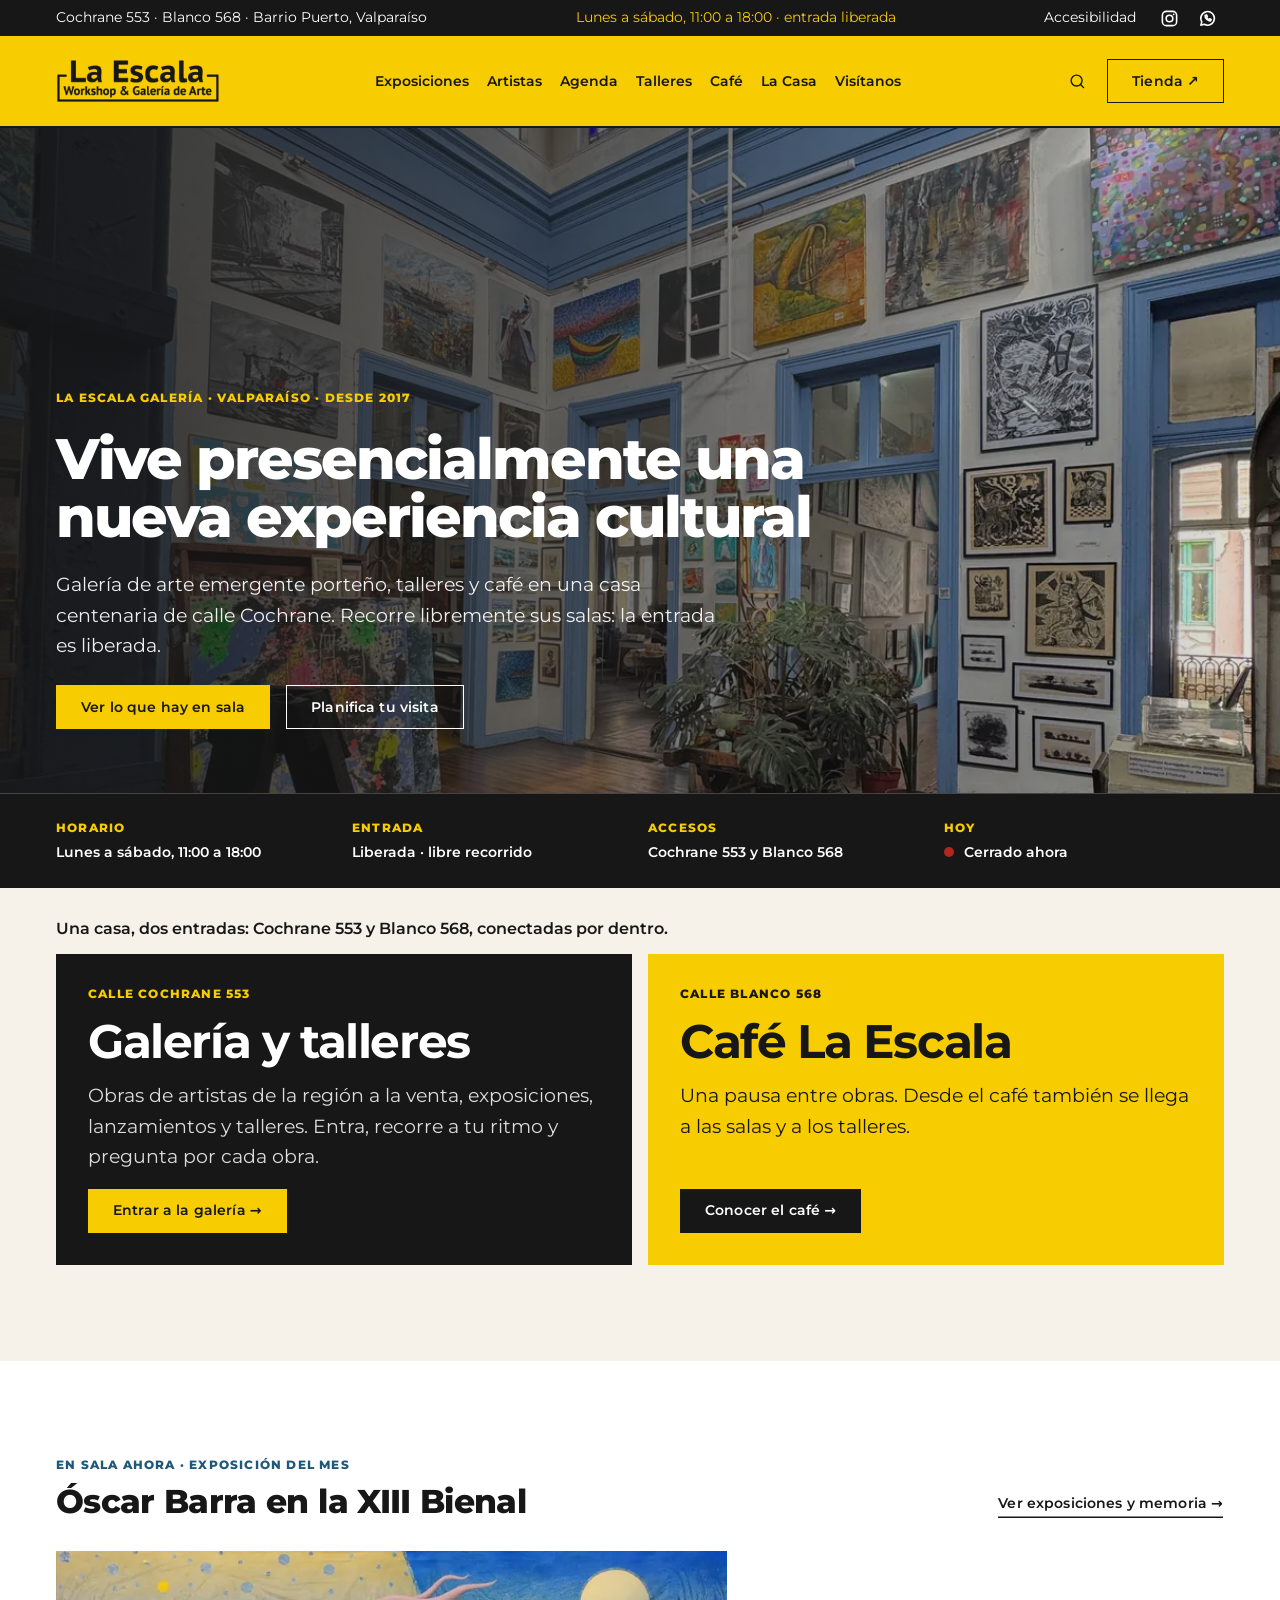
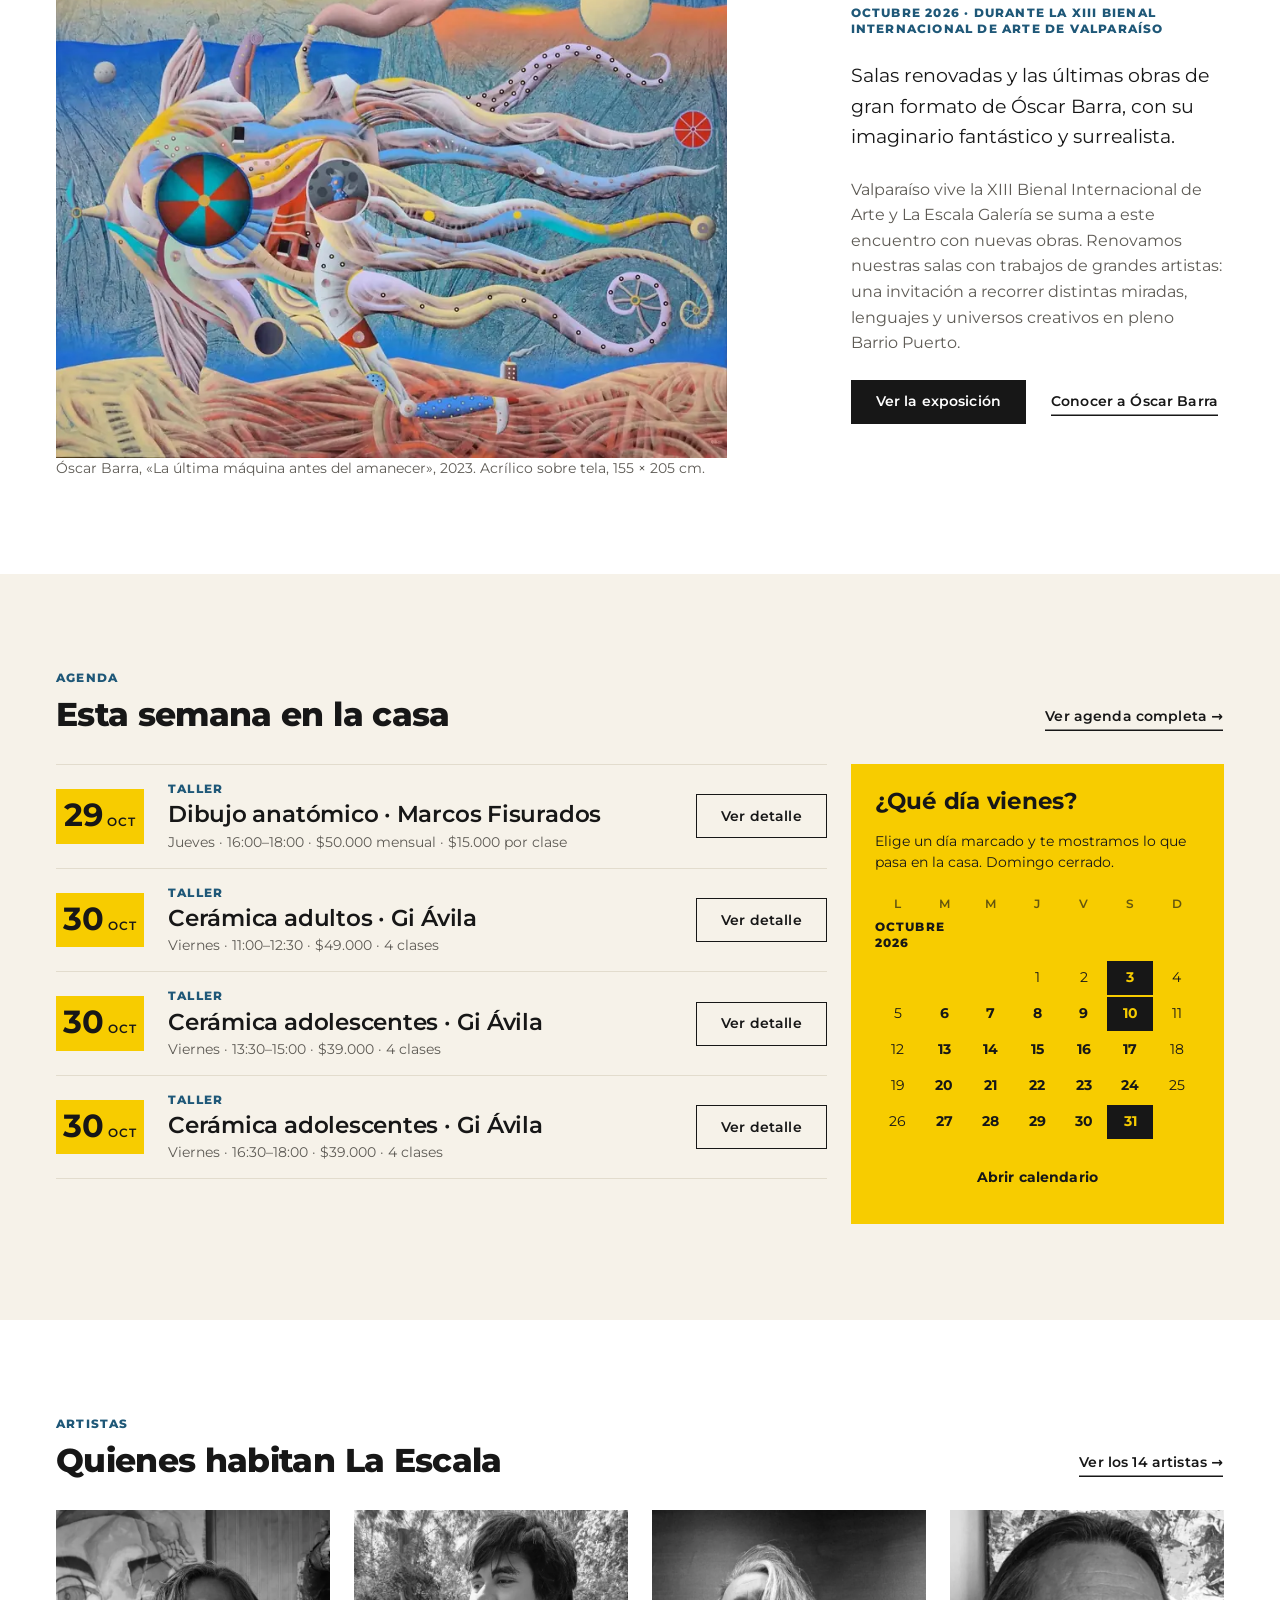
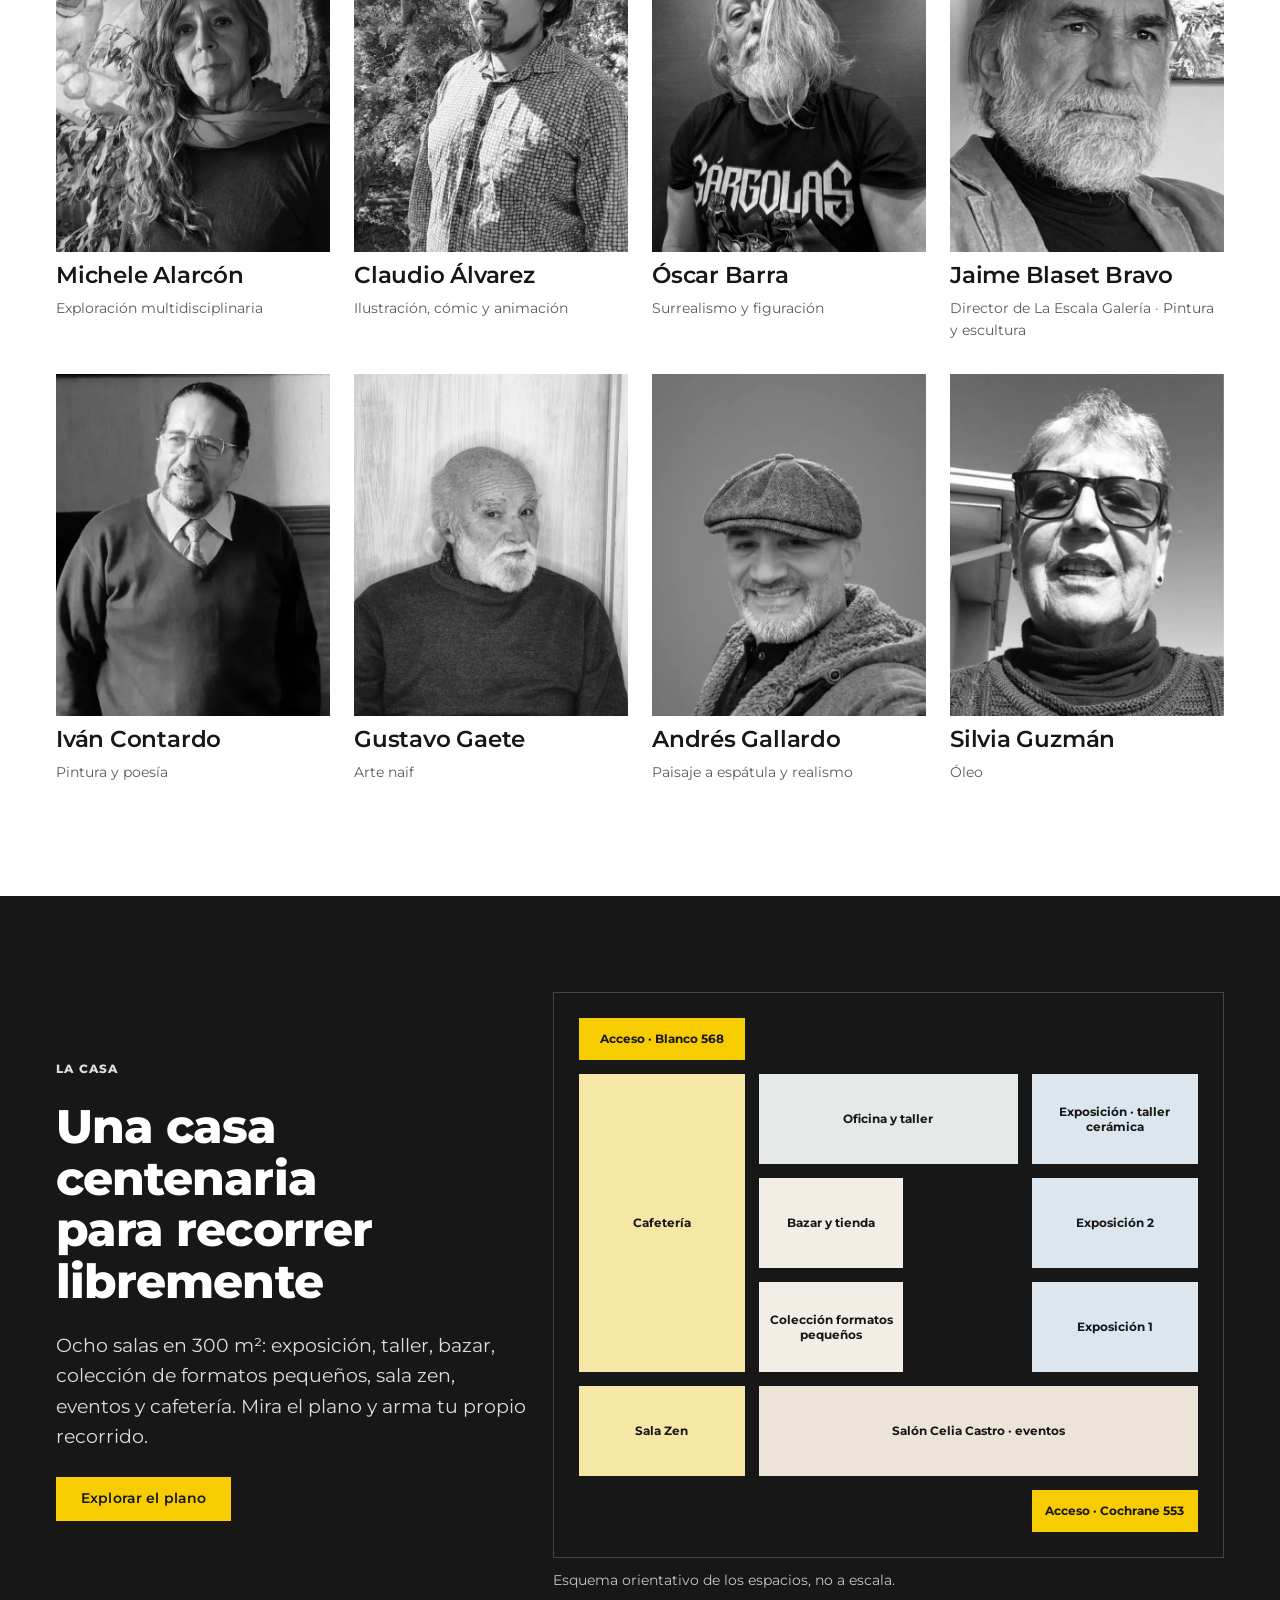
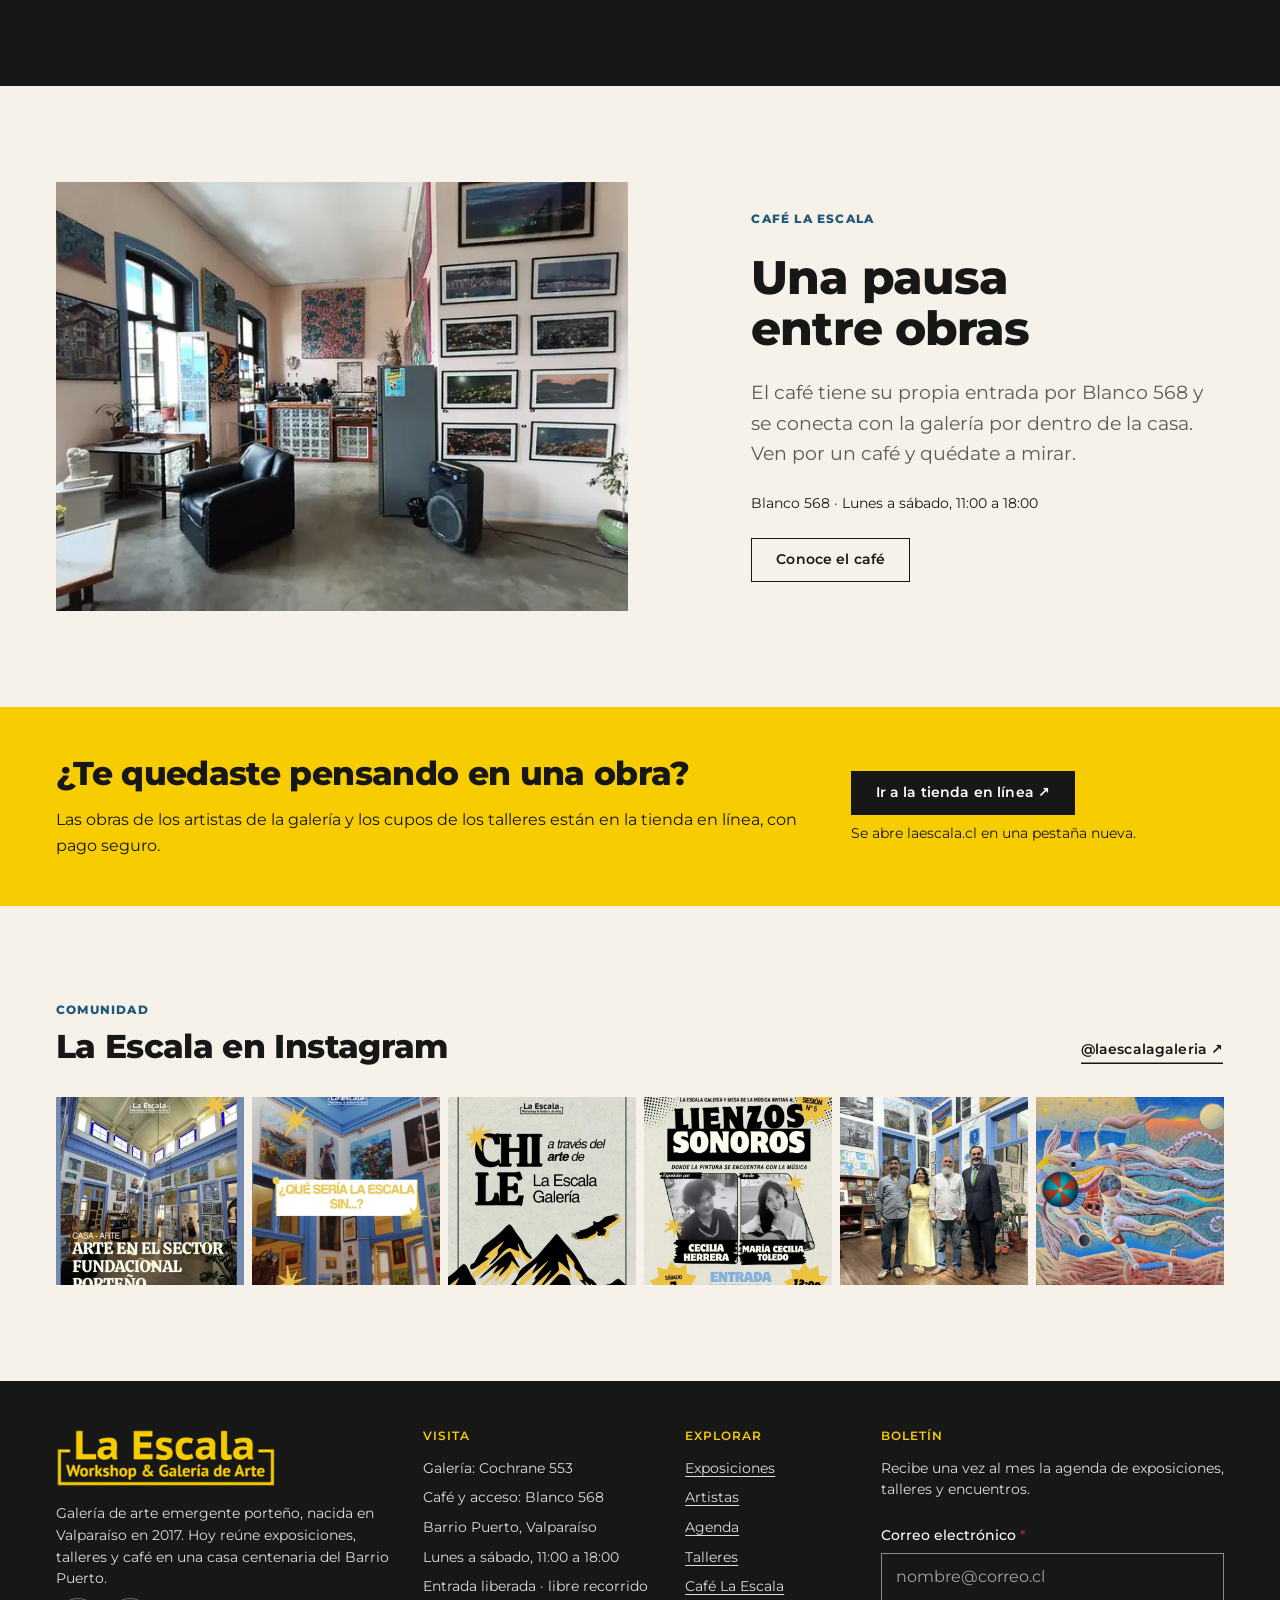
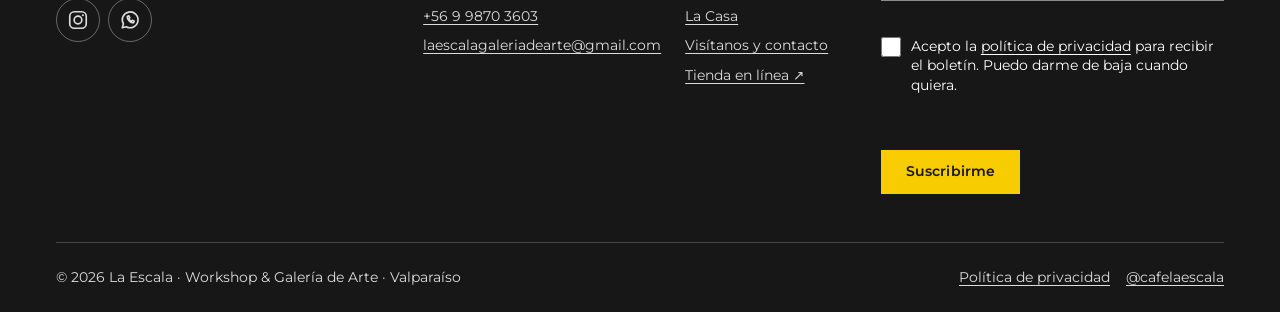
<file: index.html>
<!DOCTYPE html>
<html lang="es">

<head>
  <meta charset="UTF-8">
  <meta name="viewport" content="width=device-width, initial-scale=1">
  <title>La Escala · Galería, talleres y café en el Barrio Puerto de Valparaíso</title>
  <meta name="description"
    content="Galería de arte emergente porteño, talleres y café en Cochrane 553 y Blanco 568, Barrio Puerto, Valparaíso. Lunes a sábado, entrada liberada.">
  <link rel="canonical" href="https://gloria-garcia.github.io/la-escala/">
  <meta name="theme-color" content="#f7cc00">
  <meta property="og:type" content="website">
  <meta property="og:site_name" content="La Escala · Workshop &amp; Galería de Arte">
  <meta property="og:locale" content="es_CL">
  <meta property="og:title" content="La Escala · Galería, talleres y café en el Barrio Puerto de Valparaíso">
  <meta property="og:description"
    content="Galería de arte emergente porteño, talleres y café en Cochrane 553 y Blanco 568, Barrio Puerto, Valparaíso. Lunes a sábado, entrada liberada.">
  <meta property="og:url" content="https://gloria-garcia.github.io/la-escala/">
  <meta property="og:image" content="https://gloria-garcia.github.io/la-escala/img/og-la-escala.jpg">
  <meta property="og:image:alt" content="Logo de La Escala sobre fondo negro">
  <meta name="twitter:card" content="summary_large_image">
  <link rel="icon" href="favicon.svg" type="image/svg+xml">
  <link rel="preload" href="fonts/montserrat-latin-400-normal.woff2" as="font" type="font/woff2" crossorigin>
  <link rel="preload" href="fonts/montserrat-latin-800-normal.woff2" as="font" type="font/woff2" crossorigin>
  <link rel="preload" href="fonts/montserrat-latin-700-normal.woff2" as="font" type="font/woff2" crossorigin>
  <link rel="preload" href="fonts/montserrat-latin-600-normal.woff2" as="font" type="font/woff2" crossorigin>
  <link rel="stylesheet" href="css/styles.css">
  <noscript>
    <style>
      [data-vista-calendario] {
        display: none;
      }

    </style>
  </noscript>
  <script src="js/datos.js" defer></script>
  <script src="js/main.js" defer></script>
  <script type="application/ld+json">
    {
      "@context": "https://schema.org",
      "@type": "ArtGallery",
      "name": "La Escala · Workshop & Galería de Arte",
      "description": "Galería de arte emergente porteño, talleres y café en una casa centenaria del Barrio Puerto de Valparaíso.",
      "foundingDate": "2017",
      "address": {
        "@type": "PostalAddress",
        "streetAddress": "Cochrane 553",
        "addressLocality": "Valparaíso",
        "addressRegion": "Valparaíso",
        "addressCountry": "CL"
      },
      "openingHours": "Mo-Sa 11:00-18:00",
      "isAccessibleForFree": true,
      "telephone": "+56998703603",
      "email": "laescalagaleriadearte@gmail.com",
      "founder": {
        "@type": "Person",
        "name": "Jaime Blaset Bravo"
      },
      "url": "https://gloria-garcia.github.io/la-escala/",
      "image": "https://gloria-garcia.github.io/la-escala/img/og-la-escala.jpg",
      "sameAs": ["https://www.laescala.cl", "https://www.instagram.com/laescalagaleria/"]
    }

  </script>
</head>

<body>
  <!-- Enlace para saltar la navegación con el teclado (accesibilidad, Clase 9) -->
  <a class="saltar" href="#contenido">Saltar al contenido principal</a>
  <noscript>
    <p class="noscript">Algunas funciones interactivas no están disponibles sin JavaScript. Todo el contenido sigue
      aquí.</p>
  </noscript>
  <!-- Barra superior: datos de visita y redes -->
  <div class="barra-superior">
    <div class="contenedor barra-superior__fila">
      <p>Cochrane 553 · Blanco 568 · Barrio Puerto, Valparaíso</p>
      <p class="barra-superior__destacado">Lunes a sábado, 11:00 a 18:00 · entrada liberada</p>
      <div class="barra-superior__lista">
        <a href="visitanos.html#accesibilidad">Accesibilidad</a>
        <ul class="redes">
          <li><a href="https://www.instagram.com/laescalagaleria/" target="_blank" rel="noopener"><svg
                viewBox="0 0 24 24" aria-hidden="true" focusable="false">
                <rect x="3" y="3" width="18" height="18" rx="5" />
                <circle cx="12" cy="12" r="4.2" />
                <circle class="redes__punto" cx="17.3" cy="6.7" r="1.1" />
              </svg><span class="visualmente-oculto">Instagram de La Escala (se abre en otra pestaña)</span></a></li>
          <li><a href="https://wa.me/56998703603" target="_blank" rel="noopener"><svg viewBox="0 0 24 24"
                aria-hidden="true" focusable="false">
                <path d="M3.6 20.4l1.2-4.1a8.6 8.6 0 1 1 3.1 3l-4.3 1.1z" />
                <path
                  d="M9 8.3c-.4 2.9 3.8 7.1 6.7 6.7l.9-1.7-2.1-1-1.1 1.1c-1.2-.5-2.2-1.5-2.7-2.7l1.1-1.1-1-2.1-1.8.8z" />
              </svg><span class="visualmente-oculto">WhatsApp +56 9 9870 3603 (se abre en otra pestaña)</span></a></li>
        </ul>
      </div>
    </div>
  </div>
  <!-- Cabecera y navegación principal (se repite en todas las páginas) -->
  <header class="cabecera" data-cabecera>
    <div class="contenedor cabecera__fila">
      <a class="cabecera__logo" href="index.html" aria-label="La Escala, Workshop y Galería de Arte: ir al inicio">
        <img src="img/logo-la-escala-tinta-480.webp"
          srcset="img/logo-la-escala-tinta-240.webp 240w, img/logo-la-escala-tinta-480.webp 480w" sizes="164px" alt=""
          width="480" height="128">
      </a>
      <nav class="nav" id="menu" aria-label="Principal">
        <ul class="nav__lista">
          <li><a class="nav__enlace" href="exposiciones.html">Exposiciones</a></li>
          <li><a class="nav__enlace" href="artistas.html">Artistas</a></li>
          <li><a class="nav__enlace" href="agenda.html">Agenda</a></li>
          <li><a class="nav__enlace" href="talleres.html">Talleres</a></li>
          <li><a class="nav__enlace" href="cafe.html">Café</a></li>
          <li><a class="nav__enlace" href="la-casa.html">La Casa</a></li>
          <li><a class="nav__enlace" href="visitanos.html">Visítanos</a></li>
        </ul>
        <div class="nav__extra">
          <a class="btn btn--acento" href="https://www.laescala.cl" target="_blank" rel="noopener">Tienda en línea
            ↗<span class="visualmente-oculto"> (se abre en otra pestaña)</span></a>
          <p>Cochrane 553 · Blanco 568 · Barrio Puerto, Valparaíso<br>Lunes a sábado, 11:00 a 18:00 · entrada liberada
          </p>
          <ul class="redes">
            <li><a href="https://www.instagram.com/laescalagaleria/" target="_blank" rel="noopener"><svg
                  viewBox="0 0 24 24" aria-hidden="true" focusable="false">
                  <rect x="3" y="3" width="18" height="18" rx="5" />
                  <circle cx="12" cy="12" r="4.2" />
                  <circle class="redes__punto" cx="17.3" cy="6.7" r="1.1" />
                </svg><span class="visualmente-oculto">Instagram de La Escala (se abre en otra pestaña)</span></a></li>
            <li><a href="https://wa.me/56998703603" target="_blank" rel="noopener"><svg viewBox="0 0 24 24"
                  aria-hidden="true" focusable="false">
                  <path d="M3.6 20.4l1.2-4.1a8.6 8.6 0 1 1 3.1 3l-4.3 1.1z" />
                  <path
                    d="M9 8.3c-.4 2.9 3.8 7.1 6.7 6.7l.9-1.7-2.1-1-1.1 1.1c-1.2-.5-2.2-1.5-2.7-2.7l1.1-1.1-1-2.1-1.8.8z" />
                </svg><span class="visualmente-oculto">WhatsApp +56 9 9870 3603 (se abre en otra pestaña)</span></a>
            </li>
          </ul>
        </div>
      </nav>
      <div class="cabecera__acciones">
        <a class="btn-icono" href="artistas.html#buscador" data-abrir-busqueda><svg class="icono" viewBox="0 0 24 24"
            aria-hidden="true" focusable="false">
            <circle cx="11" cy="11" r="7" />
            <path d="M20 20l-4-4" />
          </svg><span class="btn-icono__texto">Buscar</span><span class="visualmente-oculto"> en el sitio</span></a>
        <a class="btn btn--contorno cabecera__tienda" href="https://www.laescala.cl" target="_blank"
          rel="noopener">Tienda ↗<span class="visualmente-oculto"> (se abre en otra pestaña)</span></a>
        <button type="button" class="menu-btn" aria-expanded="false" aria-controls="menu" aria-label="Abrir menú"
          data-menu-btn><svg class="icono" viewBox="0 0 24 24" aria-hidden="true" focusable="false">
            <path d="M3 7h18M3 12h18M3 17h18" />
          </svg><span data-menu-texto>Menú</span></button>
      </div>
    </div>
  </header>
  <main id="contenido" tabindex="-1">
    <!-- Portada: lo primero que se ve al entrar al sitio -->
    <section class="hero hero--inicio" aria-labelledby="titulo-pagina">
      <!-- Imagen de fondo: horizontal en pantallas grandes y vertical en celular (picture + srcset, Clase 5) -->
      <picture class="hero__fondo">
        <source media="(min-width: 768px)"
          srcset="img/hall-central-ancho-1280.webp 1280w, img/hall-central-ancho-1920.webp 1920w" sizes="100vw"
          width="1920" height="1080">
        <img src="img/hall-central-780.webp" srcset="img/hall-central-780.webp 780w, img/hall-central.webp 960w"
          sizes="100vw" alt="Hall central de La Escala: doble altura, puertas azules y muros cubiertos de obras"
          width="780" height="975" fetchpriority="high">
      </picture>
      <div class="contenedor hero__grilla">
        <div class="hero__texto">
          <p class="etiqueta">La Escala Galería · Valparaíso · desde 2017</p>
          <h1 id="titulo-pagina" class="hero__titulo">Vive presencialmente una nueva experiencia cultural</h1>
          <p class="lead">Galería de arte emergente porteño, talleres y café en una casa centenaria de calle Cochrane.
            Recorre libremente sus salas: la entrada es liberada.</p>
          <div class="fila">
            <a class="btn btn--acento" href="exposiciones.html#en-sala">Ver lo que hay en sala</a>
            <a class="btn btn--contorno" href="visitanos.html">Planifica tu visita</a>
          </div>
        </div>
      </div>
      <div class="hero__franja">
        <dl class="contenedor hero__datos">
          <div>
            <dt>Horario</dt>
            <dd>Lunes a sábado, 11:00 a 18:00</dd>
          </div>
          <div>
            <dt>Entrada</dt>
            <dd>Liberada · libre recorrido</dd>
          </div>
          <div>
            <dt>Accesos</dt>
            <dd>Cochrane 553 y Blanco 568</dd>
          </div>
          <div>
            <dt>Hoy</dt>
            <dd><span class="abierto abierto--franja" data-abierto="galeria" role="status">Lun a sáb ·
                11:00–18:00</span></dd>
          </div>
        </dl>
      </div>
    </section>

    <!-- Las dos entradas de la casa -->
    <section class="contenedor seccion seccion--sin-arriba" aria-labelledby="puertas-titulo">
      <h2 id="puertas-titulo" class="puertas__intro">Una casa, dos entradas: Cochrane 553 y Blanco 568, conectadas por
        dentro.</h2>
      <div class="puertas">
        <article class="puerta puerta--galeria">
          <p class="etiqueta">Calle Cochrane 553</p>
          <h3 class="display">Galería y talleres</h3>
          <p class="lead">Obras de artistas de la región a la venta, exposiciones, lanzamientos y talleres. Entra,
            recorre a tu ritmo y pregunta por cada obra.</p>
          <a class="btn btn--acento" href="exposiciones.html">Entrar a la galería →</a>
        </article>
        <article class="puerta puerta--cafe">
          <p class="etiqueta etiqueta--tinta">Calle Blanco 568</p>
          <h3 class="display">Café La Escala</h3>
          <p class="lead">Una pausa entre obras. Desde el café también se llega a las salas y a los talleres.</p>
          <a class="btn btn--primario" href="cafe.html">Conocer el café →</a>
        </article>
      </div>
    </section>

    <!-- Lo que hay en sala -->
    <section class="seccion seccion--blanca" aria-labelledby="expo-titulo">
      <div class="contenedor">
        <div class="seccion__cabeza">
          <div>
            <p class="etiqueta">En sala ahora · Exposición del mes</p>
            <h2 id="expo-titulo">Óscar Barra en la XIII Bienal</h2>
          </div>
          <a class="btn btn--texto" href="exposiciones.html">Ver exposiciones y memoria →</a>
        </div>
        <div class="dividido dividido--7-5">
          <figure>
            <img src="img/expo-oscar-barra.webp"
              srcset="img/expo-oscar-barra-800.webp 800w, img/expo-oscar-barra.webp 1600w"
              sizes="(min-width: 1100px) 50vw, 100vw"
              alt="«La última máquina antes del amanecer», acrílico sobre tela de Óscar Barra (2023)" width="1600"
              height="1209" loading="lazy" decoding="async">
            <figcaption class="pequeno texto-suave">Óscar Barra, «La última máquina antes del amanecer», 2023. Acrílico
              sobre tela, 155 × 205 cm.</figcaption>
          </figure>
          <div class="pila--l">
            <p class="etiqueta">Octubre 2026 · durante la XIII Bienal Internacional de Arte de Valparaíso</p>
            <p class="lead">Salas renovadas y las últimas obras de gran formato de Óscar Barra, con su imaginario
              fantástico y surrealista.</p>
            <p class="texto-suave">Valparaíso vive la XIII Bienal Internacional de Arte y La Escala Galería se suma a
              este encuentro con nuevas obras. Renovamos nuestras salas con trabajos de grandes artistas: una invitación
              a recorrer distintas miradas, lenguajes y universos creativos en pleno Barrio Puerto.</p>
            <div class="fila fila--l">
              <a class="btn btn--primario" href="exposicion.html?id=oscar-barra-bienal">Ver la exposición</a>
              <a class="btn btn--texto" href="artista.html?id=oscar-barra">Conocer a Óscar Barra</a>
            </div>
          </div>
        </div>
      </div>
    </section>

    <!-- Agenda de la semana + mini calendario -->
    <section class="seccion" aria-labelledby="agenda-titulo">
      <div class="contenedor">
        <div class="seccion__cabeza">
          <div>
            <p class="etiqueta">Agenda</p>
            <h2 id="agenda-titulo">Esta semana en la casa</h2>
          </div>
          <a class="btn btn--texto" href="agenda.html">Ver agenda completa →</a>
        </div>
        <div class="dividido dividido--8-4 dividido--arriba">
          <ol class="eventos">
            <li class="evento">
              <p class="evento__fecha"><time datetime="2026-10-29T16:00"><span class="evento__dia">29</span> <span
                    class="evento__mes">Oct</span></time></p>
              <div class="evento__cuerpo">
                <p class="etiqueta">Taller</p>
                <h3 class="evento__titulo">Dibujo anatómico · Marcos Fisurados</h3>
                <p class="pequeno texto-suave">Jueves · 16:00–18:00 · $50.000 mensual · $15.000 por clase</p>
              </div>
              <a class="btn btn--contorno evento__accion" href="agenda.html#2026-10-29">Ver detalle<span
                  class="visualmente-oculto"> de Dibujo anatómico · Marcos Fisurados</span></a>
            </li>
            <li class="evento">
              <p class="evento__fecha"><time datetime="2026-10-30T11:00"><span class="evento__dia">30</span> <span
                    class="evento__mes">Oct</span></time></p>
              <div class="evento__cuerpo">
                <p class="etiqueta">Taller</p>
                <h3 class="evento__titulo">Cerámica adultos · Gi Ávila</h3>
                <p class="pequeno texto-suave">Viernes · 11:00–12:30 · $49.000 · 4 clases</p>
              </div>
              <a class="btn btn--contorno evento__accion" href="agenda.html#2026-10-30">Ver detalle<span
                  class="visualmente-oculto"> de Cerámica adultos · Gi Ávila</span></a>
            </li>
            <li class="evento">
              <p class="evento__fecha"><time datetime="2026-10-30T13:30"><span class="evento__dia">30</span> <span
                    class="evento__mes">Oct</span></time></p>
              <div class="evento__cuerpo">
                <p class="etiqueta">Taller</p>
                <h3 class="evento__titulo">Cerámica adolescentes · Gi Ávila</h3>
                <p class="pequeno texto-suave">Viernes · 13:30–15:00 · $39.000 · 4 clases</p>
              </div>
              <a class="btn btn--contorno evento__accion" href="agenda.html#2026-10-30">Ver detalle<span
                  class="visualmente-oculto"> de Cerámica adolescentes · Gi Ávila</span></a>
            </li>
            <li class="evento">
              <p class="evento__fecha"><time datetime="2026-10-30T16:30"><span class="evento__dia">30</span> <span
                    class="evento__mes">Oct</span></time></p>
              <div class="evento__cuerpo">
                <p class="etiqueta">Taller</p>
                <h3 class="evento__titulo">Cerámica adolescentes · Gi Ávila</h3>
                <p class="pequeno texto-suave">Viernes · 16:30–18:00 · $39.000 · 4 clases</p>
              </div>
              <a class="btn btn--contorno evento__accion" href="agenda.html#2026-10-30">Ver detalle<span
                  class="visualmente-oculto"> de Cerámica adolescentes · Gi Ávila</span></a>
            </li>
          </ol>
          <aside class="mini-cal pila" aria-labelledby="mini-cal-titulo">
            <h3 id="mini-cal-titulo">¿Qué día vienes?</h3>
            <p class="pequeno">Elige un día marcado y te mostramos lo que pasa en la casa. Domingo cerrado.</p>
            <table>
              <caption class="etiqueta etiqueta--tinta">Octubre 2026</caption>
              <thead>
                <tr>
                  <th scope="col" abbr="Lunes">L</th>
                  <th scope="col" abbr="Martes">M</th>
                  <th scope="col" abbr="Miércoles">M</th>
                  <th scope="col" abbr="Jueves">J</th>
                  <th scope="col" abbr="Viernes">V</th>
                  <th scope="col" abbr="Sábado">S</th>
                  <th scope="col" abbr="Domingo">D</th>
                </tr>
              </thead>
              <tbody>
                <tr>
                  <td></td>
                  <td></td>
                  <td></td>
                  <td>1</td>
                  <td>2</td>
                  <td><a href="agenda.html#2026-10-03" class="mini-cal__especial"
                      aria-label="3 de octubre: Lienzos Sonoros · sesión Nº 4">3</a></td>
                  <td>4</td>
                </tr>
                <tr>
                  <td>5</td>
                  <td><a href="agenda.html#2026-10-06" aria-label="6 de octubre: Cerámica adultos · Gi Ávila">6</a></td>
                  <td><a href="agenda.html#2026-10-07"
                      aria-label="7 de octubre: Pintura cerámica (grupo fijo) · Lorena Retamal y 1 más">7</a></td>
                  <td><a href="agenda.html#2026-10-08"
                      aria-label="8 de octubre: Dibujo anatómico · Marcos Fisurados">8</a></td>
                  <td><a href="agenda.html#2026-10-09"
                      aria-label="9 de octubre: Cerámica adultos · Gi Ávila y 2 más">9</a></td>
                  <td><a href="agenda.html#2026-10-10" class="mini-cal__especial"
                      aria-label="10 de octubre: Acuarela · Armando Acuña y 1 más">10</a></td>
                  <td>11</td>
                </tr>
                <tr>
                  <td>12</td>
                  <td><a href="agenda.html#2026-10-13" aria-label="13 de octubre: Cerámica adultos · Gi Ávila">13</a>
                  </td>
                  <td><a href="agenda.html#2026-10-14"
                      aria-label="14 de octubre: Pintura cerámica (grupo fijo) · Lorena Retamal y 1 más">14</a></td>
                  <td><a href="agenda.html#2026-10-15"
                      aria-label="15 de octubre: Dibujo anatómico · Marcos Fisurados">15</a></td>
                  <td><a href="agenda.html#2026-10-16"
                      aria-label="16 de octubre: Cerámica adultos · Gi Ávila y 2 más">16</a></td>
                  <td><a href="agenda.html#2026-10-17" aria-label="17 de octubre: Acuarela · Armando Acuña">17</a></td>
                  <td>18</td>
                </tr>
                <tr>
                  <td>19</td>
                  <td><a href="agenda.html#2026-10-20" aria-label="20 de octubre: Cerámica adultos · Gi Ávila">20</a>
                  </td>
                  <td><a href="agenda.html#2026-10-21"
                      aria-label="21 de octubre: Pintura cerámica (grupo fijo) · Lorena Retamal y 1 más">21</a></td>
                  <td><a href="agenda.html#2026-10-22"
                      aria-label="22 de octubre: Dibujo anatómico · Marcos Fisurados">22</a></td>
                  <td><a href="agenda.html#2026-10-23"
                      aria-label="23 de octubre: Cerámica adultos · Gi Ávila y 2 más">23</a></td>
                  <td><a href="agenda.html#2026-10-24" aria-label="24 de octubre: Acuarela · Armando Acuña">24</a></td>
                  <td>25</td>
                </tr>
                <tr>
                  <td>26</td>
                  <td><a href="agenda.html#2026-10-27" aria-label="27 de octubre: Cerámica adultos · Gi Ávila">27</a>
                  </td>
                  <td><a href="agenda.html#2026-10-28"
                      aria-label="28 de octubre: Pintura cerámica (grupo fijo) · Lorena Retamal y 1 más">28</a></td>
                  <td><a href="agenda.html#2026-10-29"
                      aria-label="29 de octubre: Dibujo anatómico · Marcos Fisurados">29</a></td>
                  <td><a href="agenda.html#2026-10-30"
                      aria-label="30 de octubre: Cerámica adultos · Gi Ávila y 2 más">30</a></td>
                  <td><a href="agenda.html#2026-10-31" class="mini-cal__especial"
                      aria-label="31 de octubre: Acuarela · Armando Acuña y 1 más">31</a></td>
                  <td></td>
                </tr>
              </tbody>
            </table>
            <a class="btn btn--primario" href="agenda.html">Abrir calendario</a>
          </aside>
        </div>
      </div>
    </section>

    <!-- Carrusel de artistas -->
    <section class="seccion seccion--blanca" aria-labelledby="artistas-titulo">
      <div class="contenedor">
        <div class="seccion__cabeza">
          <div>
            <p class="etiqueta">Artistas</p>
            <h2 id="artistas-titulo">Quienes habitan La Escala</h2>
          </div>
          <a class="btn btn--texto" href="artistas.html">Ver los 14 artistas →</a>
        </div>
        <div class="carrusel carrusel--4" tabindex="0" role="region"
          aria-label="Artistas de la galería, desliza para ver más">
          <article class="tarjeta tarjeta--retrato">
            <div class="tarjeta__imagen"><img src="img/artista-michele-alarcon.webp" alt="Retrato de Michele Alarcón"
                width="600" height="750" loading="lazy" decoding="async"></div>
            <h3 class="tarjeta__titulo"><a class="tarjeta__enlace" href="artista.html?id=michele-alarcon">Michele
                Alarcón</a></h3>
            <p class="tarjeta__meta">Exploración multidisciplinaria</p>
          </article>
          <article class="tarjeta tarjeta--retrato">
            <div class="tarjeta__imagen"><img src="img/artista-claudio-alvarez.webp" alt="Retrato de Claudio Álvarez"
                width="600" height="750" loading="lazy" decoding="async"></div>
            <h3 class="tarjeta__titulo"><a class="tarjeta__enlace" href="artista.html?id=claudio-alvarez">Claudio
                Álvarez</a></h3>
            <p class="tarjeta__meta">Ilustración, cómic y animación</p>
          </article>
          <article class="tarjeta tarjeta--retrato">
            <div class="tarjeta__imagen"><img src="img/artista-oscar-barra.webp" alt="Retrato de Óscar Barra"
                width="600" height="750" loading="lazy" decoding="async"></div>
            <h3 class="tarjeta__titulo"><a class="tarjeta__enlace" href="artista.html?id=oscar-barra">Óscar Barra</a>
            </h3>
            <p class="tarjeta__meta">Surrealismo y figuración</p>
          </article>
          <article class="tarjeta tarjeta--retrato">
            <div class="tarjeta__imagen"><img src="img/artista-jaime-blaset.webp" alt="Retrato de Jaime Blaset Bravo"
                width="600" height="750" loading="lazy" decoding="async"></div>
            <h3 class="tarjeta__titulo"><a class="tarjeta__enlace" href="artista.html?id=jaime-blaset">Jaime Blaset
                Bravo</a></h3>
            <p class="tarjeta__meta">Director de La Escala Galería · Pintura y escultura</p>
          </article>
          <article class="tarjeta tarjeta--retrato">
            <div class="tarjeta__imagen"><img src="img/artista-ivan-contardo.webp" alt="Retrato de Iván Contardo"
                width="600" height="750" loading="lazy" decoding="async"></div>
            <h3 class="tarjeta__titulo"><a class="tarjeta__enlace" href="artista.html?id=ivan-contardo">Iván
                Contardo</a></h3>
            <p class="tarjeta__meta">Pintura y poesía</p>
          </article>
          <article class="tarjeta tarjeta--retrato">
            <div class="tarjeta__imagen"><img src="img/artista-gustavo-gaete.webp" alt="Retrato de Gustavo Gaete"
                width="600" height="750" loading="lazy" decoding="async"></div>
            <h3 class="tarjeta__titulo"><a class="tarjeta__enlace" href="artista.html?id=gustavo-gaete">Gustavo
                Gaete</a></h3>
            <p class="tarjeta__meta">Arte naif</p>
          </article>
          <article class="tarjeta tarjeta--retrato">
            <div class="tarjeta__imagen"><img src="img/artista-andres-gallardo.webp" alt="Retrato de Andrés Gallardo"
                width="600" height="750" loading="lazy" decoding="async"></div>
            <h3 class="tarjeta__titulo"><a class="tarjeta__enlace" href="artista.html?id=andres-gallardo">Andrés
                Gallardo</a></h3>
            <p class="tarjeta__meta">Paisaje a espátula y realismo</p>
          </article>
          <article class="tarjeta tarjeta--retrato">
            <div class="tarjeta__imagen"><img src="img/artista-silvia-guzman.webp" alt="Retrato de Silvia Guzmán"
                width="600" height="750" loading="lazy" decoding="async"></div>
            <h3 class="tarjeta__titulo"><a class="tarjeta__enlace" href="artista.html?id=silvia-guzman">Silvia
                Guzmán</a></h3>
            <p class="tarjeta__meta">Óleo</p>
          </article>
        </div>
      </div>
    </section>

    <!-- La casa y vista previa del plano -->
    <section class="seccion seccion--tinta" aria-labelledby="casa-titulo">
      <div class="contenedor dividido dividido--5-7">
        <div class="pila--l">
          <p class="etiqueta etiqueta--amarillo">La casa</p>
          <h2 id="casa-titulo" class="titulo-grande">Una casa centenaria para recorrer libremente</h2>
          <p class="lead">Ocho salas en 300 m²: exposición, taller, bazar, colección de formatos pequeños, sala zen,
            eventos y cafetería. Mira el plano y arma tu propio recorrido.</p>
          <a class="btn btn--acento" href="la-casa.html#plano">Explorar el plano</a>
        </div>
        <figure>
          <div class="plano plano--mini" aria-hidden="true"><span class="zona zona--acceso-blanco zona--acceso"><span
                class="zona__largo">Acceso · Blanco 568</span><span class="zona__corto" aria-hidden="true">Blanco
                568</span></span><span class="zona zona--cafeteria zona--cafe">Cafetería</span><span
              class="zona zona--taller zona--talleres">Oficina y taller</span><span
              class="zona zona--expo1 zona--exposicion"><span class="zona__largo">Exposición · taller
                cerámica</span><span class="zona__corto" aria-hidden="true">Expo · cerámica</span></span><span
              class="zona zona--bazar zona--exposicion"><span class="zona__largo">Bazar y tienda</span><span
                class="zona__corto" aria-hidden="true">Bazar</span></span><span
              class="zona zona--expo2 zona--exposicion"><span class="zona__largo">Exposición 2</span><span
                class="zona__corto" aria-hidden="true">Expo 2</span></span><span
              class="zona zona--coleccion zona--exposicion"><span class="zona__largo">Colección formatos
                pequeños</span><span class="zona__corto" aria-hidden="true">Colección</span></span><span
              class="zona zona--expo3 zona--exposicion"><span class="zona__largo">Exposición 1</span><span
                class="zona__corto" aria-hidden="true">Expo 1</span></span><span class="zona zona--zen zona--cafe">Sala
              Zen</span><span class="zona zona--eventos zona--exposicion"><span class="zona__largo">Salón Celia Castro ·
                eventos</span><span class="zona__corto" aria-hidden="true">Salón Celia Castro</span></span><span
              class="zona zona--acceso-cochrane zona--acceso"><span class="zona__largo">Acceso · Cochrane
                553</span><span class="zona__corto" aria-hidden="true">Cochrane 553</span></span></div>
          <figcaption class="pequeno figcaption--claro">Esquema orientativo de los espacios, no a escala.</figcaption>
        </figure>
      </div>
    </section>

    <section class="seccion" aria-labelledby="cafe-titulo">
      <div class="contenedor dividido dividido--6-5">
        <figure><img src="img/cafe-mesas.webp" srcset="img/cafe-mesas-640.webp 640w, img/cafe-mesas.webp 1200w"
            sizes="(min-width: 1100px) 50vw, 100vw"
            alt="Café La Escala: sillón, mesas y fotografías enmarcadas en los muros" width="1200" height="900"
            loading="lazy" decoding="async"></figure>
        <div class="pila--l">
          <p class="etiqueta">Café La Escala</p>
          <h2 id="cafe-titulo" class="titulo-grande">Una pausa entre obras</h2>
          <p class="lead texto-suave">El café tiene su propia entrada por Blanco 568 y se conecta con la galería por
            dentro de la casa. Ven por un café y quédate a mirar.</p>
          <p class="pequeno">Blanco 568 · Lunes a sábado, 11:00 a 18:00</p>
          <a class="btn btn--contorno" href="cafe.html">Conoce el café</a>
        </div>
      </div>
    </section>

    <!-- Llamado a la tienda en línea -->
    <section class="seccion seccion--amarillo seccion--compacta" aria-labelledby="tienda-titulo">
      <div class="contenedor dividido dividido--8-4">
        <div class="pila">
          <h2 id="tienda-titulo">¿Te quedaste pensando en una obra?</h2>
          <p>Las obras de los artistas de la galería y los cupos de los talleres están en la tienda en línea, con pago
            seguro.</p>
        </div>
        <div class="pila--s">
          <a class="btn btn--primario" href="https://www.laescala.cl" target="_blank" rel="noopener">Ir a la tienda en
            línea ↗<span class="visualmente-oculto"> (se abre en otra pestaña)</span></a>
          <p class="pequeno">Se abre laescala.cl en una pestaña nueva.</p>
        </div>
      </div>
    </section>

    <!-- Instagram -->
    <section class="seccion" aria-labelledby="ig-titulo">
      <div class="contenedor">
        <div class="seccion__cabeza">
          <div>
            <p class="etiqueta">Comunidad</p>
            <h2 id="ig-titulo">La Escala en Instagram</h2>
          </div>
          <a class="btn btn--texto" href="https://www.instagram.com/laescalagaleria/" target="_blank"
            rel="noopener">@laescalagaleria ↗<span class="visualmente-oculto"> (se abre en otra pestaña)</span></a>
        </div>
        <!-- Para vincular una publicación: en Instagram abre el post, toca «⋯» y «Copiar enlace»,
             y pega esa dirección en el href. La imagen va en img/ con el mismo nombre. -->
        <ul class="instagram">
          <li><a href="https://www.instagram.com/laescalagaleria/" target="_blank" rel="noopener"><img
                src="img/instagram-01.webp"
                alt="Hall central de La Escala con el título «Casa-Arte: arte en el sector fundacional porteño», reportaje de Marcelo Macellari"
                width="600" height="600" loading="lazy" decoding="async"><span class="visualmente-oculto"><span
                  class="visualmente-oculto"> (se abre en otra pestaña)</span></span></a></li>
          <li><a href="https://www.instagram.com/laescalagaleria/" target="_blank" rel="noopener"><img
                src="img/instagram-02.webp"
                alt="Sala de la galería con muros azules y obras, y la pregunta «¿Qué sería La Escala sin…?»"
                width="600" height="600" loading="lazy" decoding="async"><span class="visualmente-oculto"><span
                  class="visualmente-oculto"> (se abre en otra pestaña)</span></span></a></li>
          <li><a href="https://www.instagram.com/laescalagaleria/" target="_blank" rel="noopener"><img
                src="img/instagram-03.webp"
                alt="Afiche «Chile a través del arte de La Escala Galería» con montañas y un cóndor" width="600"
                height="600" loading="lazy" decoding="async"><span class="visualmente-oculto"><span
                  class="visualmente-oculto"> (se abre en otra pestaña)</span></span></a></li>
          <li><a href="https://www.instagram.com/laescalagaleria/" target="_blank" rel="noopener"><img
                src="img/instagram-04.webp"
                alt="Afiche de Lienzos Sonoros sesión Nº 5 con Cecilia Herrera y María Cecilia Toledo" width="600"
                height="600" loading="lazy" decoding="async"><span class="visualmente-oculto"><span
                  class="visualmente-oculto"> (se abre en otra pestaña)</span></span></a></li>
          <li><a href="https://www.instagram.com/laescalagaleria/" target="_blank" rel="noopener"><img
                src="img/instagram-05.webp"
                alt="Cuatro personas posan en el hall central de la galería, rodeadas de obras" width="600" height="600"
                loading="lazy" decoding="async"><span class="visualmente-oculto"><span class="visualmente-oculto"> (se
                  abre en otra pestaña)</span></span></a></li>
          <li><a href="https://www.instagram.com/laescalagaleria/" target="_blank" rel="noopener"><img
                src="img/instagram-06.webp"
                alt="«La última máquina antes del amanecer», pintura de Óscar Barra, exposición del mes" width="600"
                height="600" loading="lazy" decoding="async"><span class="visualmente-oculto"><span
                  class="visualmente-oculto"> (se abre en otra pestaña)</span></span></a></li>
        </ul>
      </div>
    </section>
  </main>
  <!-- Pie de página -->
  <footer class="pie">
    <div class="contenedor">
      <div class="pie__grilla">
        <div class="pila">
          <img class="pie__logo" src="img/logo-la-escala-amarillo-560.webp"
            srcset="img/logo-la-escala-amarillo-280.webp 280w, img/logo-la-escala-amarillo-560.webp 560w" sizes="220px"
            alt="La Escala, Workshop y Galería de Arte" width="560" height="150" loading="lazy">
          <p>Galería de arte emergente porteño, nacida en Valparaíso en 2017. Hoy reúne exposiciones, talleres y café en
            una casa centenaria del Barrio Puerto.</p>
          <ul class="redes redes--pie">
            <li><a href="https://www.instagram.com/laescalagaleria/" target="_blank" rel="noopener"><svg
                  viewBox="0 0 24 24" aria-hidden="true" focusable="false">
                  <rect x="3" y="3" width="18" height="18" rx="5" />
                  <circle cx="12" cy="12" r="4.2" />
                  <circle class="redes__punto" cx="17.3" cy="6.7" r="1.1" />
                </svg><span class="visualmente-oculto">Instagram de La Escala (se abre en otra pestaña)</span></a></li>
            <li><a href="https://wa.me/56998703603" target="_blank" rel="noopener"><svg viewBox="0 0 24 24"
                  aria-hidden="true" focusable="false">
                  <path d="M3.6 20.4l1.2-4.1a8.6 8.6 0 1 1 3.1 3l-4.3 1.1z" />
                  <path
                    d="M9 8.3c-.4 2.9 3.8 7.1 6.7 6.7l.9-1.7-2.1-1-1.1 1.1c-1.2-.5-2.2-1.5-2.7-2.7l1.1-1.1-1-2.1-1.8.8z" />
                </svg><span class="visualmente-oculto">WhatsApp +56 9 9870 3603 (se abre en otra pestaña)</span></a>
            </li>
          </ul>
        </div>
        <div>
          <h2>Visita</h2>
          <address>
            <ul>
              <li>Galería: Cochrane 553</li>
              <li>Café y acceso: Blanco 568</li>
              <li>Barrio Puerto, Valparaíso</li>
              <li>Lunes a sábado, 11:00 a 18:00</li>
              <li>Entrada liberada · libre recorrido</li>
              <li><a href="tel:+56998703603">+56 9 9870 3603</a></li>
              <li><a href="mailto:laescalagaleriadearte@gmail.com">laescalagaleriadearte@gmail.com</a></li>
            </ul>
          </address>
        </div>
        <nav aria-label="Pie de página">
          <h2>Explorar</h2>
          <ul>
            <li><a href="exposiciones.html">Exposiciones</a></li>
            <li><a href="artistas.html">Artistas</a></li>
            <li><a href="agenda.html">Agenda</a></li>
            <li><a href="talleres.html">Talleres</a></li>
            <li><a href="cafe.html">Café La Escala</a></li>
            <li><a href="la-casa.html">La Casa</a></li>
            <li><a href="visitanos.html">Visítanos y contacto</a></li>
            <li><a href="https://www.laescala.cl" target="_blank" rel="noopener">Tienda en línea ↗<span
                  class="visualmente-oculto"> (se abre en otra pestaña)</span></a></li>
          </ul>
        </nav>
        <div class="pie__boletin">
          <h2>Boletín</h2>
          <form class="form" data-validar action="#" method="post" aria-label="Suscripción al boletín">
            <p>Recibe una vez al mes la agenda de exposiciones, talleres y encuentros.</p>
            <div class="campo">
              <label for="boletin-correo">Correo electrónico <span class="requerido" aria-hidden="true">*</span></label>
              <input type="email" id="boletin-correo" name="correo" autocomplete="email"
                pattern="[^@\s]+@[^@\s]+\.[^@\s]+" placeholder="nombre@correo.cl" required
                aria-describedby="boletin-correo-error">
              <p class="campo__error" id="boletin-correo-error" aria-live="polite"></p>
            </div>
            <label class="check" for="boletin-privacidad"><input type="checkbox" id="boletin-privacidad"
                name="privacidad" required aria-describedby="boletin-privacidad-error"> <span>Acepto la <a
                  href="privacidad.html">política de privacidad</a> para recibir el boletín. Puedo darme de baja cuando
                quiera.</span></label>
            <p class="campo__error" id="boletin-privacidad-error" aria-live="polite"></p>
            <div class="form__envio"><button type="submit" class="btn btn--acento">Suscribirme</button></div>
          </form>
          <p class="form__exito" data-exito hidden role="status">¡Gracias! Te escribiremos con la próxima agenda.</p>
        </div>
      </div>
      <div class="pie__legal">
        <p>© 2026 La Escala · Workshop &amp; Galería de Arte · Valparaíso</p>
        <ul>
          <li><a href="privacidad.html">Política de privacidad</a></li>
          <li><a href="https://www.instagram.com/cafelaescala/" target="_blank" rel="noopener">@cafelaescala<span
                class="visualmente-oculto"> (se abre en otra pestaña)</span></a></li>
        </ul>
      </div>
    </div>
  </footer>
</body>

</html>
</file>
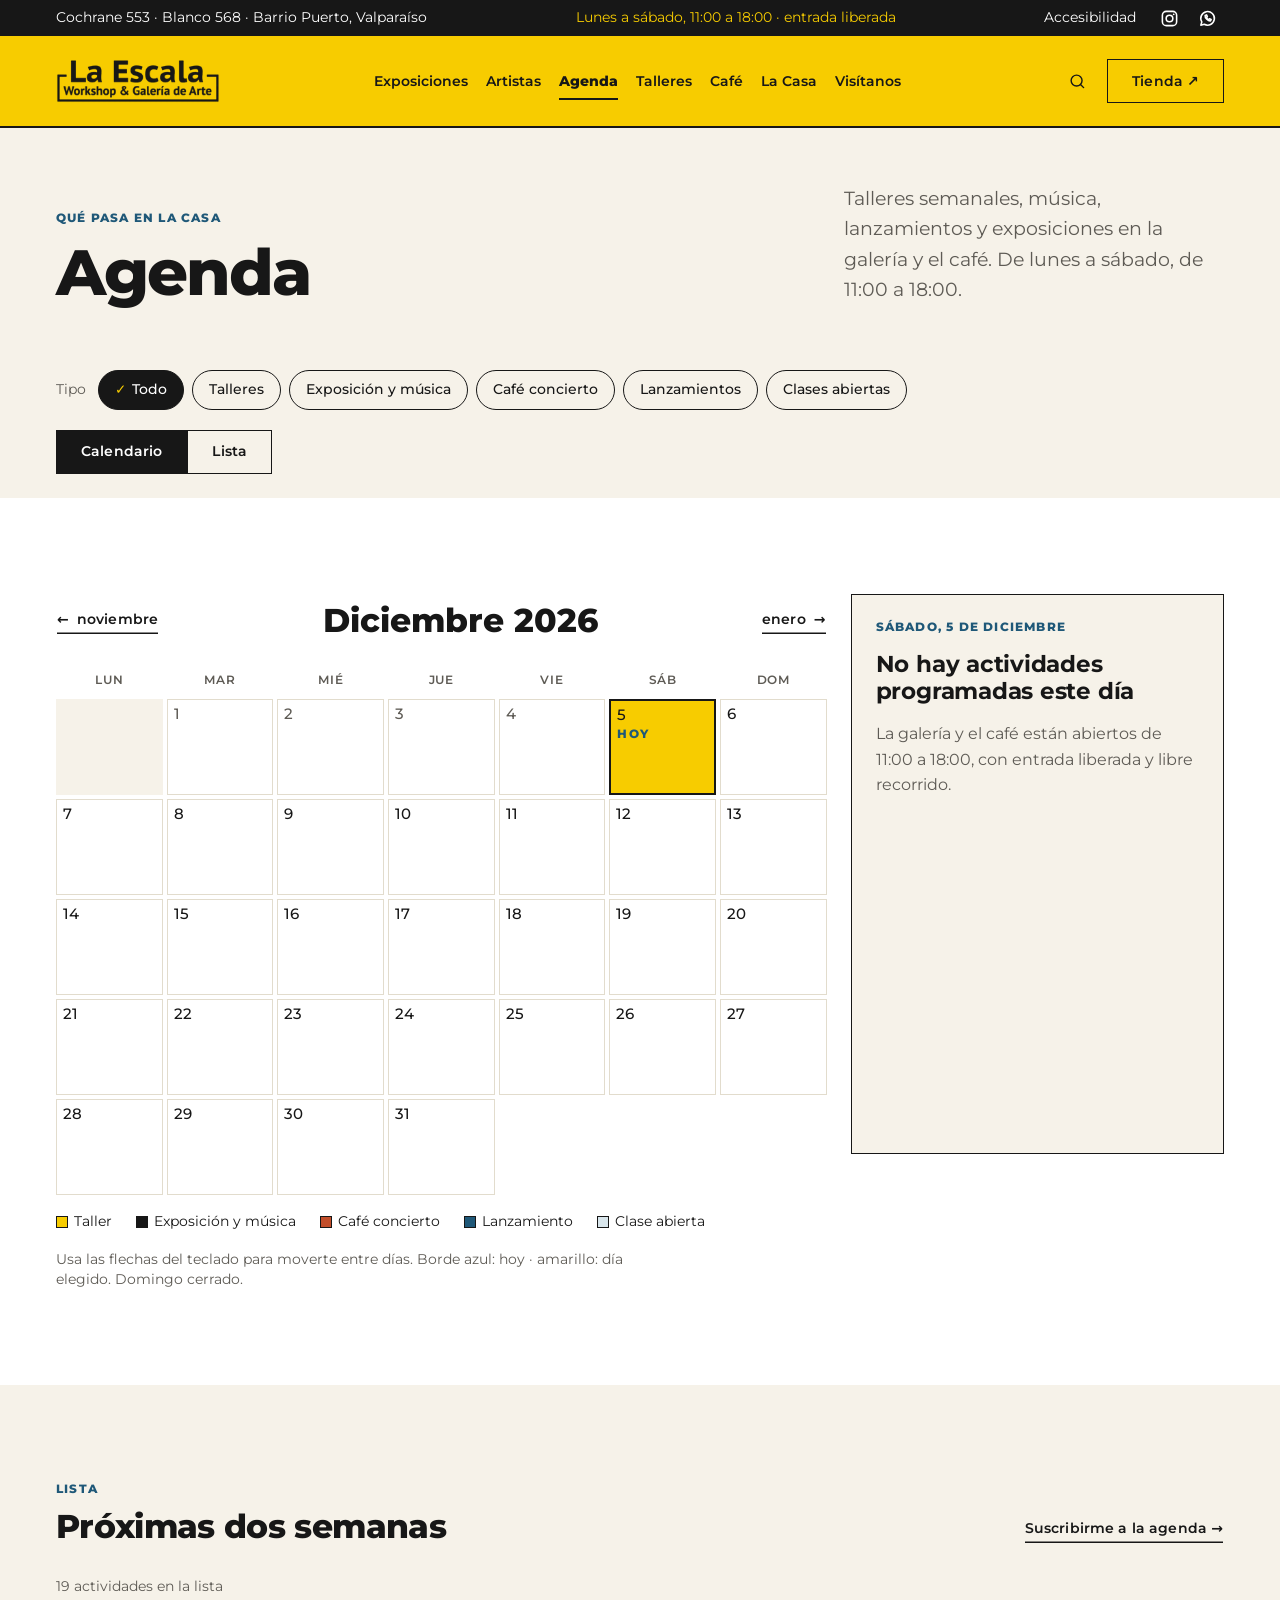
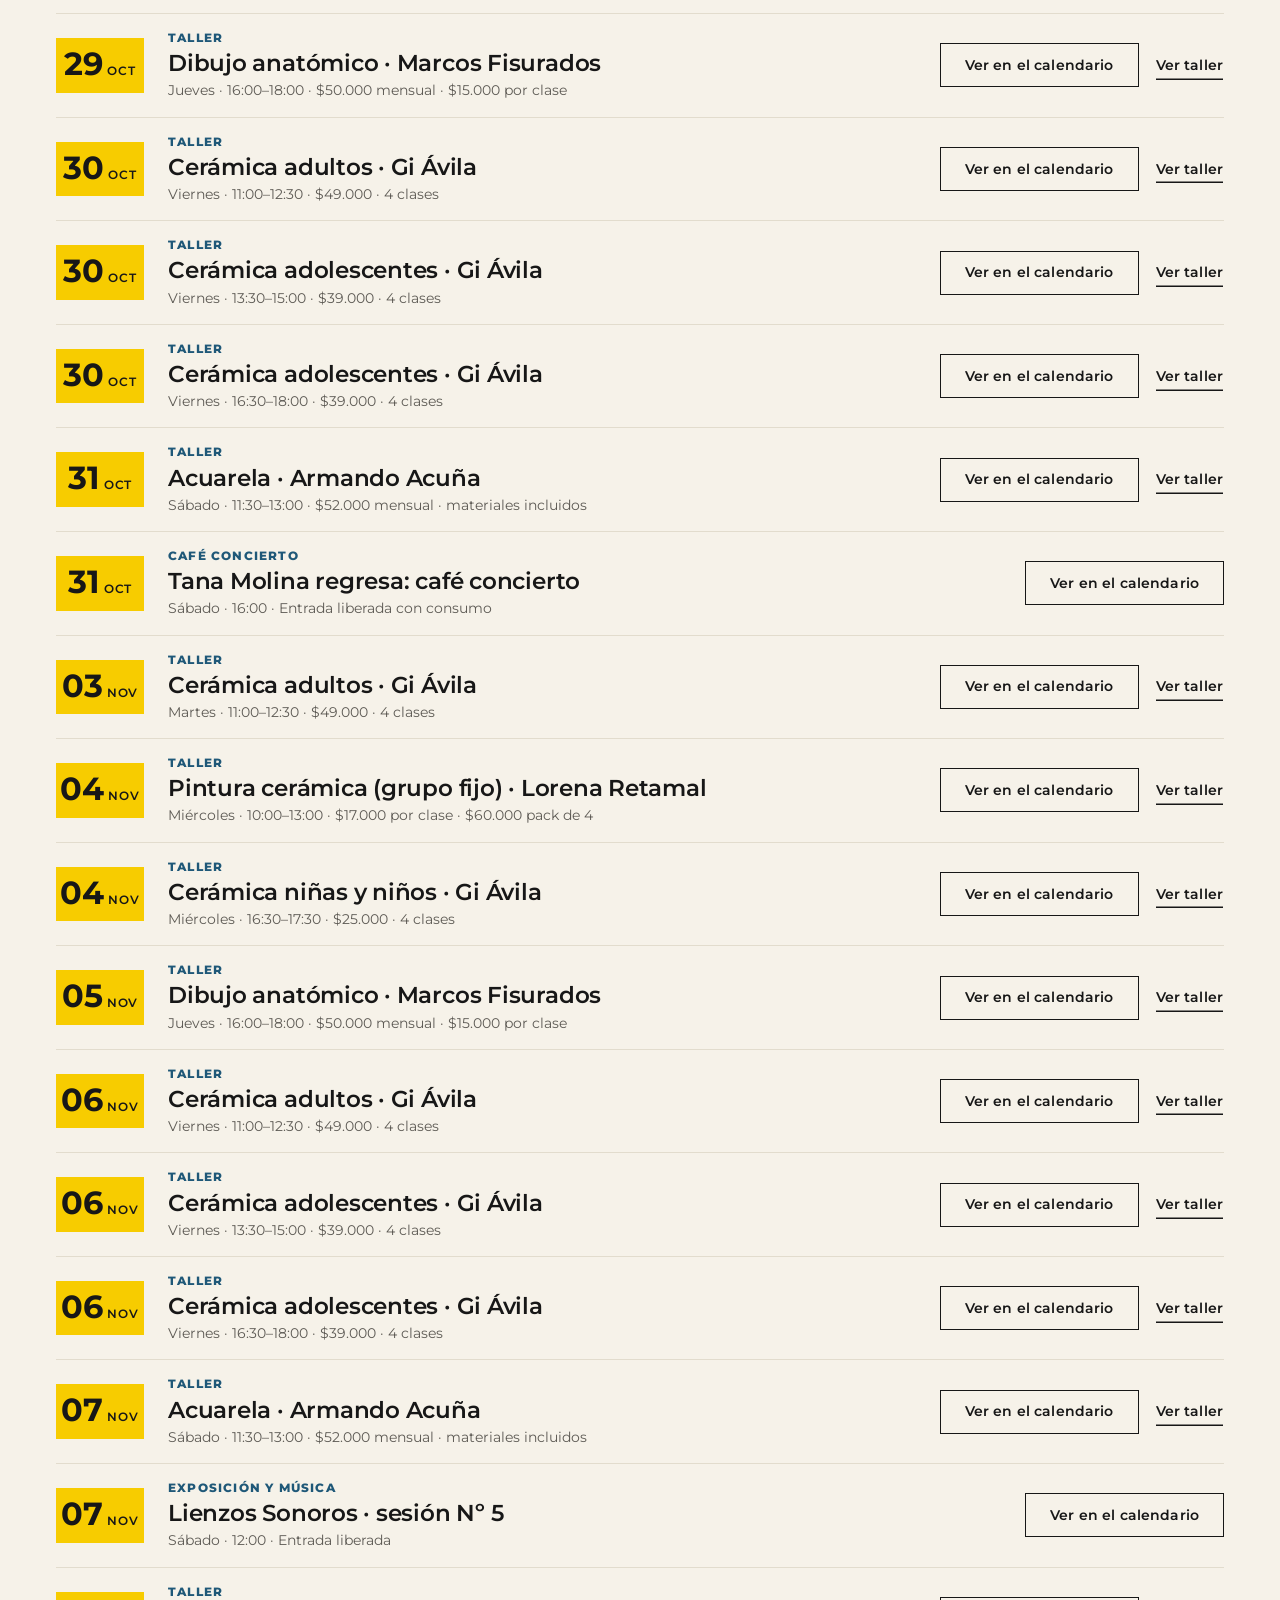
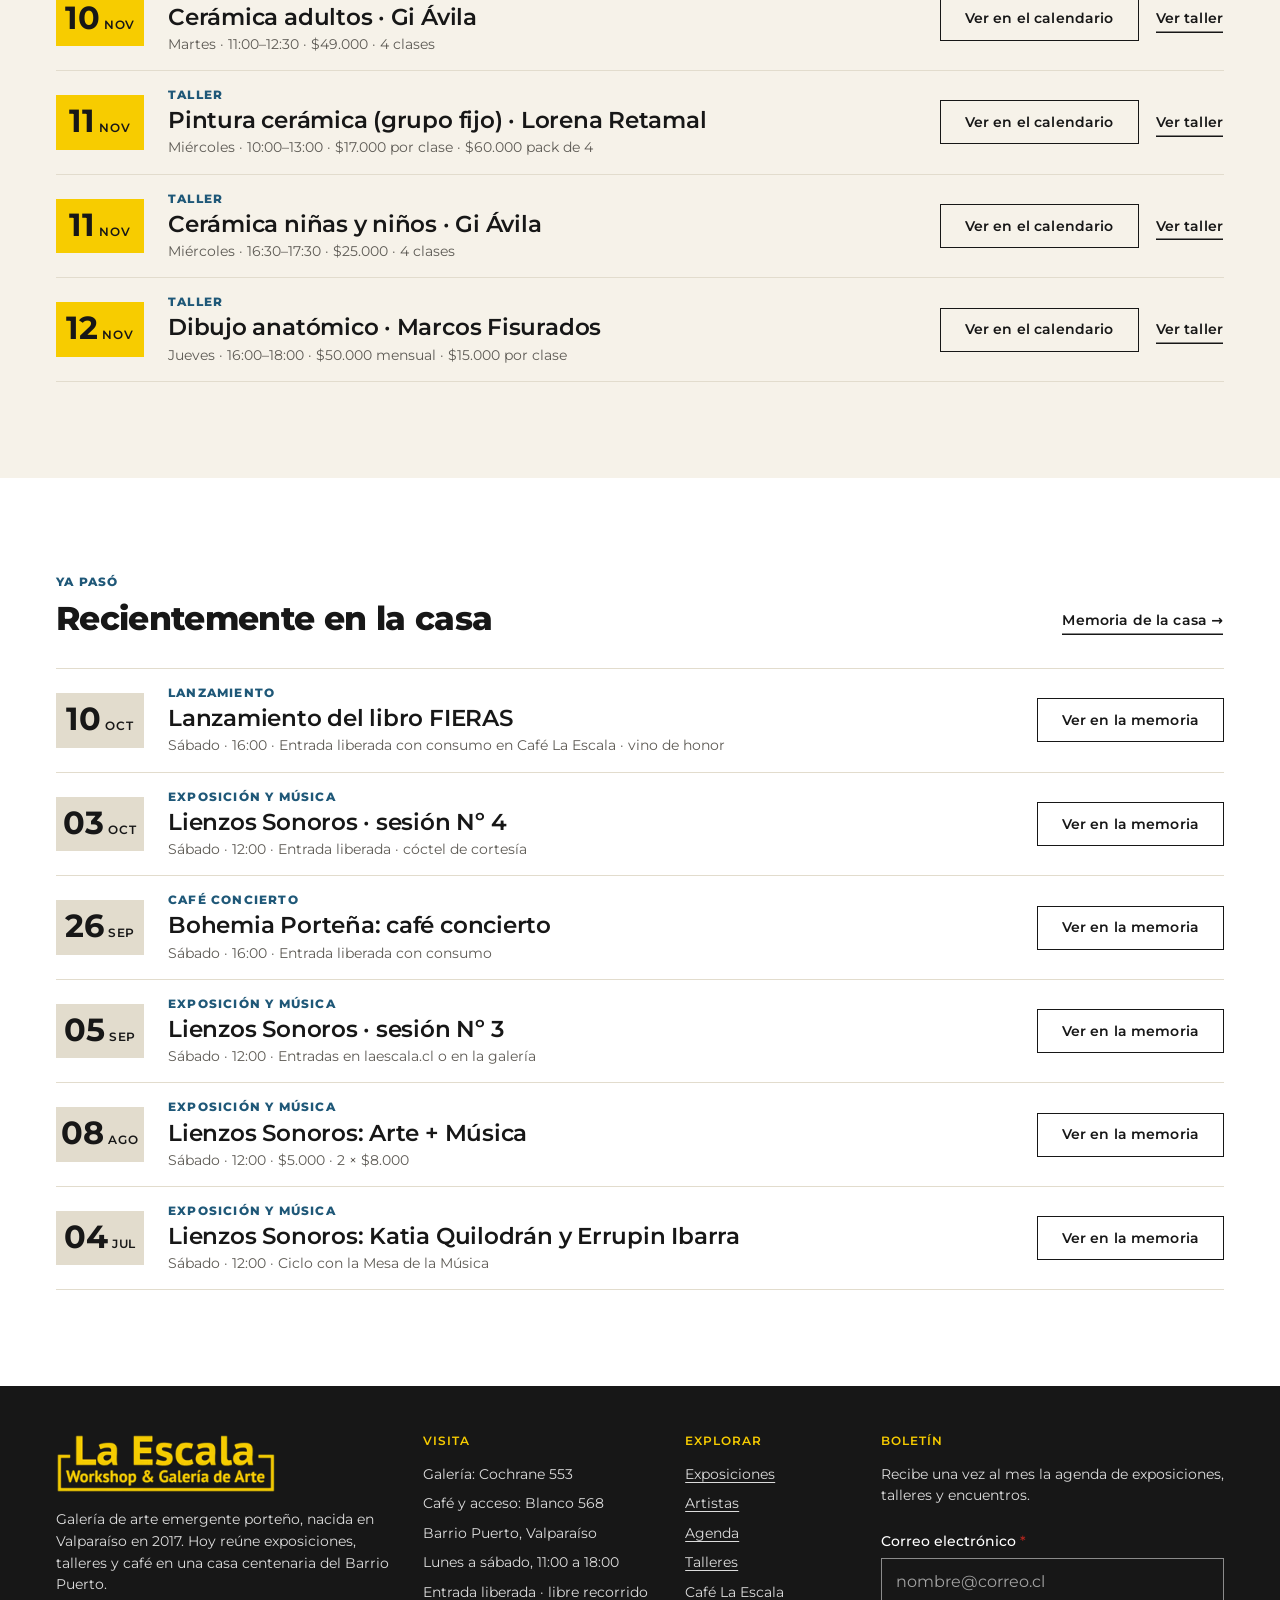
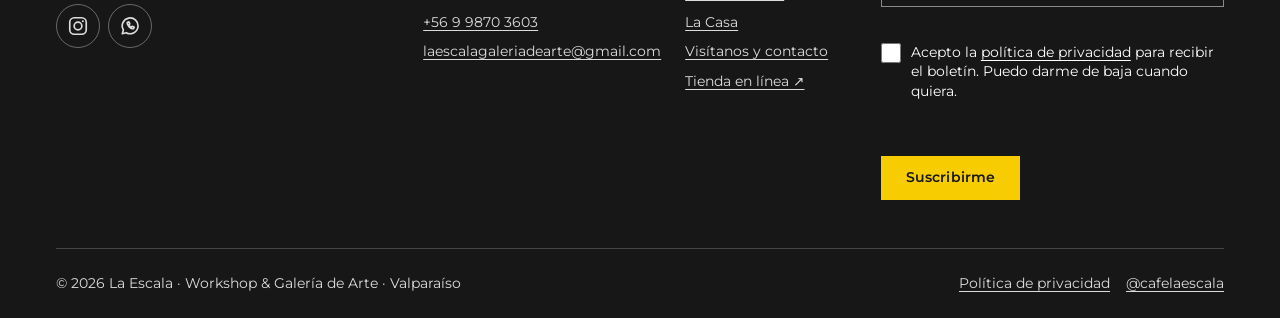
<file: agenda.html>
<!DOCTYPE html>
<html lang="es">

<head>
  <meta charset="UTF-8">
  <meta name="viewport" content="width=device-width, initial-scale=1">
  <title>Agenda · Talleres, música y lanzamientos · La Escala</title>
  <meta name="description"
    content="Calendario de talleres de acuarela, cerámica y dibujo, Lienzos Sonoros y lanzamientos en La Escala, Barrio Puerto de Valparaíso.">
  <link rel="canonical" href="https://gloria-garcia.github.io/la-escala/agenda.html">
  <meta name="theme-color" content="#f7cc00">
  <meta property="og:type" content="website">
  <meta property="og:site_name" content="La Escala · Workshop &amp; Galería de Arte">
  <meta property="og:locale" content="es_CL">
  <meta property="og:title" content="Agenda · Talleres, música y lanzamientos · La Escala">
  <meta property="og:description"
    content="Calendario de talleres de acuarela, cerámica y dibujo, Lienzos Sonoros y lanzamientos en La Escala, Barrio Puerto de Valparaíso.">
  <meta property="og:url" content="https://gloria-garcia.github.io/la-escala/agenda.html">
  <meta property="og:image" content="https://gloria-garcia.github.io/la-escala/img/og-la-escala.jpg">
  <meta property="og:image:alt" content="Logo de La Escala sobre fondo negro">
  <meta name="twitter:card" content="summary_large_image">
  <link rel="icon" href="favicon.svg" type="image/svg+xml">
  <link rel="preload" href="fonts/montserrat-latin-400-normal.woff2" as="font" type="font/woff2" crossorigin>
  <link rel="preload" href="fonts/montserrat-latin-800-normal.woff2" as="font" type="font/woff2" crossorigin>
  <link rel="preload" href="fonts/montserrat-latin-700-normal.woff2" as="font" type="font/woff2" crossorigin>
  <link rel="preload" href="fonts/montserrat-latin-600-normal.woff2" as="font" type="font/woff2" crossorigin>
  <link rel="stylesheet" href="css/styles.css">
  <noscript>
    <style>
      [data-vista-calendario] {
        display: none;
      }

    </style>
  </noscript>
  <script src="js/datos.js" defer></script>
  <script src="js/main.js" defer></script>
</head>

<body>
  <!-- Enlace para saltar la navegación con el teclado (accesibilidad, Clase 9) -->
  <a class="saltar" href="#contenido">Saltar al contenido principal</a>
  <noscript>
    <p class="noscript">Algunas funciones interactivas no están disponibles sin JavaScript. Todo el contenido sigue
      aquí.</p>
  </noscript>
  <!-- Barra superior: datos de visita y redes -->
  <div class="barra-superior">
    <div class="contenedor barra-superior__fila">
      <p>Cochrane 553 · Blanco 568 · Barrio Puerto, Valparaíso</p>
      <p class="barra-superior__destacado">Lunes a sábado, 11:00 a 18:00 · entrada liberada</p>
      <div class="barra-superior__lista">
        <a href="visitanos.html#accesibilidad">Accesibilidad</a>
        <ul class="redes">
          <li><a href="https://www.instagram.com/laescalagaleria/" target="_blank" rel="noopener"><svg
                viewBox="0 0 24 24" aria-hidden="true" focusable="false">
                <rect x="3" y="3" width="18" height="18" rx="5" />
                <circle cx="12" cy="12" r="4.2" />
                <circle class="redes__punto" cx="17.3" cy="6.7" r="1.1" />
              </svg><span class="visualmente-oculto">Instagram de La Escala (se abre en otra pestaña)</span></a></li>
          <li><a href="https://wa.me/56998703603" target="_blank" rel="noopener"><svg viewBox="0 0 24 24"
                aria-hidden="true" focusable="false">
                <path d="M3.6 20.4l1.2-4.1a8.6 8.6 0 1 1 3.1 3l-4.3 1.1z" />
                <path
                  d="M9 8.3c-.4 2.9 3.8 7.1 6.7 6.7l.9-1.7-2.1-1-1.1 1.1c-1.2-.5-2.2-1.5-2.7-2.7l1.1-1.1-1-2.1-1.8.8z" />
              </svg><span class="visualmente-oculto">WhatsApp +56 9 9870 3603 (se abre en otra pestaña)</span></a></li>
        </ul>
      </div>
    </div>
  </div>
  <!-- Cabecera y navegación principal (se repite en todas las páginas) -->
  <header class="cabecera" data-cabecera>
    <div class="contenedor cabecera__fila">
      <a class="cabecera__logo" href="index.html" aria-label="La Escala, Workshop y Galería de Arte: ir al inicio">
        <img src="img/logo-la-escala-tinta-480.webp"
          srcset="img/logo-la-escala-tinta-240.webp 240w, img/logo-la-escala-tinta-480.webp 480w" sizes="164px" alt=""
          width="480" height="128">
      </a>
      <nav class="nav" id="menu" aria-label="Principal">
        <ul class="nav__lista">
          <li><a class="nav__enlace" href="exposiciones.html">Exposiciones</a></li>
          <li><a class="nav__enlace" href="artistas.html">Artistas</a></li>
          <li><a class="nav__enlace" href="agenda.html" aria-current="page">Agenda</a></li>
          <li><a class="nav__enlace" href="talleres.html">Talleres</a></li>
          <li><a class="nav__enlace" href="cafe.html">Café</a></li>
          <li><a class="nav__enlace" href="la-casa.html">La Casa</a></li>
          <li><a class="nav__enlace" href="visitanos.html">Visítanos</a></li>
        </ul>
        <div class="nav__extra">
          <a class="btn btn--acento" href="https://www.laescala.cl" target="_blank" rel="noopener">Tienda en línea
            ↗<span class="visualmente-oculto"> (se abre en otra pestaña)</span></a>
          <p>Cochrane 553 · Blanco 568 · Barrio Puerto, Valparaíso<br>Lunes a sábado, 11:00 a 18:00 · entrada liberada
          </p>
          <ul class="redes">
            <li><a href="https://www.instagram.com/laescalagaleria/" target="_blank" rel="noopener"><svg
                  viewBox="0 0 24 24" aria-hidden="true" focusable="false">
                  <rect x="3" y="3" width="18" height="18" rx="5" />
                  <circle cx="12" cy="12" r="4.2" />
                  <circle class="redes__punto" cx="17.3" cy="6.7" r="1.1" />
                </svg><span class="visualmente-oculto">Instagram de La Escala (se abre en otra pestaña)</span></a></li>
            <li><a href="https://wa.me/56998703603" target="_blank" rel="noopener"><svg viewBox="0 0 24 24"
                  aria-hidden="true" focusable="false">
                  <path d="M3.6 20.4l1.2-4.1a8.6 8.6 0 1 1 3.1 3l-4.3 1.1z" />
                  <path
                    d="M9 8.3c-.4 2.9 3.8 7.1 6.7 6.7l.9-1.7-2.1-1-1.1 1.1c-1.2-.5-2.2-1.5-2.7-2.7l1.1-1.1-1-2.1-1.8.8z" />
                </svg><span class="visualmente-oculto">WhatsApp +56 9 9870 3603 (se abre en otra pestaña)</span></a>
            </li>
          </ul>
        </div>
      </nav>
      <div class="cabecera__acciones">
        <a class="btn-icono" href="artistas.html#buscador" data-abrir-busqueda><svg class="icono" viewBox="0 0 24 24"
            aria-hidden="true" focusable="false">
            <circle cx="11" cy="11" r="7" />
            <path d="M20 20l-4-4" />
          </svg><span class="btn-icono__texto">Buscar</span><span class="visualmente-oculto"> en el sitio</span></a>
        <a class="btn btn--contorno cabecera__tienda" href="https://www.laescala.cl" target="_blank"
          rel="noopener">Tienda ↗<span class="visualmente-oculto"> (se abre en otra pestaña)</span></a>
        <button type="button" class="menu-btn" aria-expanded="false" aria-controls="menu" aria-label="Abrir menú"
          data-menu-btn><svg class="icono" viewBox="0 0 24 24" aria-hidden="true" focusable="false">
            <path d="M3 7h18M3 12h18M3 17h18" />
          </svg><span data-menu-texto>Menú</span></button>
      </div>
    </div>
  </header>
  <main id="contenido" tabindex="-1">
    <section class="encabezado-pagina contenedor" aria-labelledby="titulo-pagina">
      <div class="encabezado-pagina__fila">
        <div class="encabezado-pagina__titulo">
          <p class="etiqueta">Qué pasa en la casa</p>
          <h1 id="titulo-pagina" class="display">Agenda</h1>
        </div>
        <p class="lead texto-suave">Talleres semanales, música, lanzamientos y exposiciones en la galería y el café. De
          lunes a sábado, de 11:00 a 18:00.</p>
      </div>
    </section>

    <!-- Agenda: el calendario lo dibuja js/main.js con los eventos de js/datos.js -->
    <div data-agenda>
      <div class="contenedor fila fila--entre agenda__herramientas">
        <div class="chips carrusel--chips" role="group" aria-label="Tipo de actividad" data-filtro-agenda>
          <span class="chips__titulo" aria-hidden="true">Tipo</span>
          <button type="button" class="chip" data-valor="" aria-pressed="true">Todo</button>
          <button type="button" class="chip" data-valor="taller" aria-pressed="false">Talleres</button>
          <button type="button" class="chip" data-valor="exposicion" aria-pressed="false">Exposición y música</button>
          <button type="button" class="chip" data-valor="musica" aria-pressed="false">Café concierto</button>
          <button type="button" class="chip" data-valor="literatura" aria-pressed="false">Lanzamientos</button>
          <button type="button" class="chip" data-valor="formacion" aria-pressed="false">Clases abiertas</button>
        </div>
        <div class="segmentado" role="group" aria-label="Cambiar vista">
          <button type="button" class="btn" data-vista="calendario" aria-pressed="true">Calendario</button>
          <button type="button" class="btn" data-vista="lista" aria-pressed="false">Lista</button>
        </div>
      </div>

      <section class="seccion seccion--blanca" data-vista-calendario aria-labelledby="cal-titulo">
        <div class="contenedor dividido dividido--8-4 dividido--arriba">
          <div>
            <h2 id="cal-titulo" class="visualmente-oculto">Calendario</h2>
            <div class="calendario__cabeza">
              <button type="button" class="btn btn--texto" data-mes="-1"><span aria-hidden="true">←</span> <span
                  class="visualmente-oculto">Mes anterior:</span> <span data-mes-ant></span></button>
              <p class="calendario__mes" data-mes-titulo aria-live="polite"></p>
              <button type="button" class="btn btn--texto" data-mes="1"><span class="visualmente-oculto">Mes
                  siguiente:</span> <span data-mes-sig></span> <span aria-hidden="true">→</span></button>
            </div>
            <div class="calendario__grilla" data-grilla></div>
            <ul class="leyenda" aria-label="Leyenda">
              <li class="tipo--taller">Taller</li>
              <li class="tipo--exposicion">Exposición y música</li>
              <li class="tipo--musica">Café concierto</li>
              <li class="tipo--literatura">Lanzamiento</li>
              <li class="tipo--formacion">Clase abierta</li>
            </ul>
            <p class="pequeno texto-suave nota">Usa las flechas del teclado para moverte entre días. Borde azul: hoy ·
              amarillo: día elegido. Domingo cerrado.</p>
          </div>
          <aside class="panel-dia" data-panel aria-live="polite" aria-label="Detalle del día elegido">
            <div class="esqueleto"></div>
          </aside>
        </div>
      </section>

      <section class="seccion" aria-labelledby="lista-titulo">
        <div class="contenedor">
          <div class="seccion__cabeza">
            <div>
              <p class="etiqueta">Lista</p>
              <h2 id="lista-titulo">Próximas dos semanas</h2>
            </div>
            <a class="btn btn--texto" href="#boletin-correo">Suscribirme a la agenda →</a>
          </div>
          <p class="conteo" aria-live="polite" data-conteo>19 actividades en la lista</p>
          <ol class="eventos" data-lista>
            <li class="evento" data-item data-tipo="taller">
              <p class="evento__fecha"><time datetime="2026-10-29T16:00"><span class="evento__dia">29</span> <span
                    class="evento__mes">Oct</span></time></p>
              <div class="evento__cuerpo">
                <p class="etiqueta">Taller</p>
                <h3 class="evento__titulo">Dibujo anatómico · Marcos Fisurados</h3>
                <p class="pequeno texto-suave">Jueves · 16:00–18:00 · $50.000 mensual · $15.000 por clase</p>
              </div>
              <div class="evento__accion fila">
                <a class="btn btn--contorno solo-escritorio" href="#2026-10-29">Ver en el calendario<span
                    class="visualmente-oculto">: Dibujo anatómico · Marcos Fisurados</span></a>
                <button type="button" class="btn btn--contorno solo-movil"
                  data-ics="dibujo-anatomico-2026-10-29-1600">Añadir a mi calendario<span class="visualmente-oculto">:
                    Dibujo anatómico · Marcos Fisurados</span></button>
                <a class="btn btn--texto" href="talleres.html#taller-dibujo-anatomico">Ver taller<span
                    class="visualmente-oculto">: Dibujo anatómico · Marcos Fisurados</span></a>
              </div>
            </li>
            <li class="evento" data-item data-tipo="taller">
              <p class="evento__fecha"><time datetime="2026-10-30T11:00"><span class="evento__dia">30</span> <span
                    class="evento__mes">Oct</span></time></p>
              <div class="evento__cuerpo">
                <p class="etiqueta">Taller</p>
                <h3 class="evento__titulo">Cerámica adultos · Gi Ávila</h3>
                <p class="pequeno texto-suave">Viernes · 11:00–12:30 · $49.000 · 4 clases</p>
              </div>
              <div class="evento__accion fila">
                <a class="btn btn--contorno solo-escritorio" href="#2026-10-30">Ver en el calendario<span
                    class="visualmente-oculto">: Cerámica adultos · Gi Ávila</span></a>
                <button type="button" class="btn btn--contorno solo-movil" data-ics="ceramica-2026-10-30-1100">Añadir a
                  mi calendario<span class="visualmente-oculto">: Cerámica adultos · Gi Ávila</span></button>
                <a class="btn btn--texto" href="talleres.html#taller-ceramica">Ver taller<span
                    class="visualmente-oculto">: Cerámica adultos · Gi Ávila</span></a>
              </div>
            </li>
            <li class="evento" data-item data-tipo="taller">
              <p class="evento__fecha"><time datetime="2026-10-30T13:30"><span class="evento__dia">30</span> <span
                    class="evento__mes">Oct</span></time></p>
              <div class="evento__cuerpo">
                <p class="etiqueta">Taller</p>
                <h3 class="evento__titulo">Cerámica adolescentes · Gi Ávila</h3>
                <p class="pequeno texto-suave">Viernes · 13:30–15:00 · $39.000 · 4 clases</p>
              </div>
              <div class="evento__accion fila">
                <a class="btn btn--contorno solo-escritorio" href="#2026-10-30">Ver en el calendario<span
                    class="visualmente-oculto">: Cerámica adolescentes · Gi Ávila</span></a>
                <button type="button" class="btn btn--contorno solo-movil" data-ics="ceramica-2026-10-30-1330">Añadir a
                  mi calendario<span class="visualmente-oculto">: Cerámica adolescentes · Gi Ávila</span></button>
                <a class="btn btn--texto" href="talleres.html#taller-ceramica">Ver taller<span
                    class="visualmente-oculto">: Cerámica adolescentes · Gi Ávila</span></a>
              </div>
            </li>
            <li class="evento" data-item data-tipo="taller">
              <p class="evento__fecha"><time datetime="2026-10-30T16:30"><span class="evento__dia">30</span> <span
                    class="evento__mes">Oct</span></time></p>
              <div class="evento__cuerpo">
                <p class="etiqueta">Taller</p>
                <h3 class="evento__titulo">Cerámica adolescentes · Gi Ávila</h3>
                <p class="pequeno texto-suave">Viernes · 16:30–18:00 · $39.000 · 4 clases</p>
              </div>
              <div class="evento__accion fila">
                <a class="btn btn--contorno solo-escritorio" href="#2026-10-30">Ver en el calendario<span
                    class="visualmente-oculto">: Cerámica adolescentes · Gi Ávila</span></a>
                <button type="button" class="btn btn--contorno solo-movil" data-ics="ceramica-2026-10-30-1630">Añadir a
                  mi calendario<span class="visualmente-oculto">: Cerámica adolescentes · Gi Ávila</span></button>
                <a class="btn btn--texto" href="talleres.html#taller-ceramica">Ver taller<span
                    class="visualmente-oculto">: Cerámica adolescentes · Gi Ávila</span></a>
              </div>
            </li>
            <li class="evento" data-item data-tipo="taller">
              <p class="evento__fecha"><time datetime="2026-10-31T11:30"><span class="evento__dia">31</span> <span
                    class="evento__mes">Oct</span></time></p>
              <div class="evento__cuerpo">
                <p class="etiqueta">Taller</p>
                <h3 class="evento__titulo">Acuarela · Armando Acuña</h3>
                <p class="pequeno texto-suave">Sábado · 11:30–13:00 · $52.000 mensual · materiales incluidos</p>
              </div>
              <div class="evento__accion fila">
                <a class="btn btn--contorno solo-escritorio" href="#2026-10-31">Ver en el calendario<span
                    class="visualmente-oculto">: Acuarela · Armando Acuña</span></a>
                <button type="button" class="btn btn--contorno solo-movil" data-ics="acuarela-2026-10-31-1130">Añadir a
                  mi calendario<span class="visualmente-oculto">: Acuarela · Armando Acuña</span></button>
                <a class="btn btn--texto" href="talleres.html#taller-acuarela">Ver taller<span
                    class="visualmente-oculto">: Acuarela · Armando Acuña</span></a>
              </div>
            </li>
            <li class="evento" data-item data-tipo="musica">
              <p class="evento__fecha"><time datetime="2026-10-31T16:00"><span class="evento__dia">31</span> <span
                    class="evento__mes">Oct</span></time></p>
              <div class="evento__cuerpo">
                <p class="etiqueta">Café concierto</p>
                <h3 class="evento__titulo">Tana Molina regresa: café concierto</h3>
                <p class="pequeno texto-suave">Sábado · 16:00 · Entrada liberada con consumo</p>
              </div>
              <div class="evento__accion fila">
                <a class="btn btn--contorno solo-escritorio" href="#2026-10-31">Ver en el calendario<span
                    class="visualmente-oculto">: Tana Molina regresa: café concierto</span></a>
                <button type="button" class="btn btn--contorno solo-movil" data-ics="tana-molina">Añadir a mi
                  calendario<span class="visualmente-oculto">: Tana Molina regresa: café concierto</span></button>

              </div>
            </li>
            <li class="evento" data-item data-tipo="taller">
              <p class="evento__fecha"><time datetime="2026-11-03T11:00"><span class="evento__dia">03</span> <span
                    class="evento__mes">Nov</span></time></p>
              <div class="evento__cuerpo">
                <p class="etiqueta">Taller</p>
                <h3 class="evento__titulo">Cerámica adultos · Gi Ávila</h3>
                <p class="pequeno texto-suave">Martes · 11:00–12:30 · $49.000 · 4 clases</p>
              </div>
              <div class="evento__accion fila">
                <a class="btn btn--contorno solo-escritorio" href="#2026-11-03">Ver en el calendario<span
                    class="visualmente-oculto">: Cerámica adultos · Gi Ávila</span></a>
                <button type="button" class="btn btn--contorno solo-movil" data-ics="ceramica-2026-11-03-1100">Añadir a
                  mi calendario<span class="visualmente-oculto">: Cerámica adultos · Gi Ávila</span></button>
                <a class="btn btn--texto" href="talleres.html#taller-ceramica">Ver taller<span
                    class="visualmente-oculto">: Cerámica adultos · Gi Ávila</span></a>
              </div>
            </li>
            <li class="evento" data-item data-tipo="taller">
              <p class="evento__fecha"><time datetime="2026-11-04T10:00"><span class="evento__dia">04</span> <span
                    class="evento__mes">Nov</span></time></p>
              <div class="evento__cuerpo">
                <p class="etiqueta">Taller</p>
                <h3 class="evento__titulo">Pintura cerámica (grupo fijo) · Lorena Retamal</h3>
                <p class="pequeno texto-suave">Miércoles · 10:00–13:00 · $17.000 por clase · $60.000 pack de 4</p>
              </div>
              <div class="evento__accion fila">
                <a class="btn btn--contorno solo-escritorio" href="#2026-11-04">Ver en el calendario<span
                    class="visualmente-oculto">: Pintura cerámica (grupo fijo) · Lorena Retamal</span></a>
                <button type="button" class="btn btn--contorno solo-movil"
                  data-ics="pintura-ceramica-2026-11-04-1000">Añadir a mi calendario<span class="visualmente-oculto">:
                    Pintura cerámica (grupo fijo) · Lorena Retamal</span></button>
                <a class="btn btn--texto" href="talleres.html#taller-pintura-ceramica">Ver taller<span
                    class="visualmente-oculto">: Pintura cerámica (grupo fijo) · Lorena Retamal</span></a>
              </div>
            </li>
            <li class="evento" data-item data-tipo="taller">
              <p class="evento__fecha"><time datetime="2026-11-04T16:30"><span class="evento__dia">04</span> <span
                    class="evento__mes">Nov</span></time></p>
              <div class="evento__cuerpo">
                <p class="etiqueta">Taller</p>
                <h3 class="evento__titulo">Cerámica niñas y niños · Gi Ávila</h3>
                <p class="pequeno texto-suave">Miércoles · 16:30–17:30 · $25.000 · 4 clases</p>
              </div>
              <div class="evento__accion fila">
                <a class="btn btn--contorno solo-escritorio" href="#2026-11-04">Ver en el calendario<span
                    class="visualmente-oculto">: Cerámica niñas y niños · Gi Ávila</span></a>
                <button type="button" class="btn btn--contorno solo-movil" data-ics="ceramica-2026-11-04-1630">Añadir a
                  mi calendario<span class="visualmente-oculto">: Cerámica niñas y niños · Gi Ávila</span></button>
                <a class="btn btn--texto" href="talleres.html#taller-ceramica">Ver taller<span
                    class="visualmente-oculto">: Cerámica niñas y niños · Gi Ávila</span></a>
              </div>
            </li>
            <li class="evento" data-item data-tipo="taller">
              <p class="evento__fecha"><time datetime="2026-11-05T16:00"><span class="evento__dia">05</span> <span
                    class="evento__mes">Nov</span></time></p>
              <div class="evento__cuerpo">
                <p class="etiqueta">Taller</p>
                <h3 class="evento__titulo">Dibujo anatómico · Marcos Fisurados</h3>
                <p class="pequeno texto-suave">Jueves · 16:00–18:00 · $50.000 mensual · $15.000 por clase</p>
              </div>
              <div class="evento__accion fila">
                <a class="btn btn--contorno solo-escritorio" href="#2026-11-05">Ver en el calendario<span
                    class="visualmente-oculto">: Dibujo anatómico · Marcos Fisurados</span></a>
                <button type="button" class="btn btn--contorno solo-movil"
                  data-ics="dibujo-anatomico-2026-11-05-1600">Añadir a mi calendario<span class="visualmente-oculto">:
                    Dibujo anatómico · Marcos Fisurados</span></button>
                <a class="btn btn--texto" href="talleres.html#taller-dibujo-anatomico">Ver taller<span
                    class="visualmente-oculto">: Dibujo anatómico · Marcos Fisurados</span></a>
              </div>
            </li>
            <li class="evento" data-item data-tipo="taller">
              <p class="evento__fecha"><time datetime="2026-11-06T11:00"><span class="evento__dia">06</span> <span
                    class="evento__mes">Nov</span></time></p>
              <div class="evento__cuerpo">
                <p class="etiqueta">Taller</p>
                <h3 class="evento__titulo">Cerámica adultos · Gi Ávila</h3>
                <p class="pequeno texto-suave">Viernes · 11:00–12:30 · $49.000 · 4 clases</p>
              </div>
              <div class="evento__accion fila">
                <a class="btn btn--contorno solo-escritorio" href="#2026-11-06">Ver en el calendario<span
                    class="visualmente-oculto">: Cerámica adultos · Gi Ávila</span></a>
                <button type="button" class="btn btn--contorno solo-movil" data-ics="ceramica-2026-11-06-1100">Añadir a
                  mi calendario<span class="visualmente-oculto">: Cerámica adultos · Gi Ávila</span></button>
                <a class="btn btn--texto" href="talleres.html#taller-ceramica">Ver taller<span
                    class="visualmente-oculto">: Cerámica adultos · Gi Ávila</span></a>
              </div>
            </li>
            <li class="evento" data-item data-tipo="taller">
              <p class="evento__fecha"><time datetime="2026-11-06T13:30"><span class="evento__dia">06</span> <span
                    class="evento__mes">Nov</span></time></p>
              <div class="evento__cuerpo">
                <p class="etiqueta">Taller</p>
                <h3 class="evento__titulo">Cerámica adolescentes · Gi Ávila</h3>
                <p class="pequeno texto-suave">Viernes · 13:30–15:00 · $39.000 · 4 clases</p>
              </div>
              <div class="evento__accion fila">
                <a class="btn btn--contorno solo-escritorio" href="#2026-11-06">Ver en el calendario<span
                    class="visualmente-oculto">: Cerámica adolescentes · Gi Ávila</span></a>
                <button type="button" class="btn btn--contorno solo-movil" data-ics="ceramica-2026-11-06-1330">Añadir a
                  mi calendario<span class="visualmente-oculto">: Cerámica adolescentes · Gi Ávila</span></button>
                <a class="btn btn--texto" href="talleres.html#taller-ceramica">Ver taller<span
                    class="visualmente-oculto">: Cerámica adolescentes · Gi Ávila</span></a>
              </div>
            </li>
            <li class="evento" data-item data-tipo="taller">
              <p class="evento__fecha"><time datetime="2026-11-06T16:30"><span class="evento__dia">06</span> <span
                    class="evento__mes">Nov</span></time></p>
              <div class="evento__cuerpo">
                <p class="etiqueta">Taller</p>
                <h3 class="evento__titulo">Cerámica adolescentes · Gi Ávila</h3>
                <p class="pequeno texto-suave">Viernes · 16:30–18:00 · $39.000 · 4 clases</p>
              </div>
              <div class="evento__accion fila">
                <a class="btn btn--contorno solo-escritorio" href="#2026-11-06">Ver en el calendario<span
                    class="visualmente-oculto">: Cerámica adolescentes · Gi Ávila</span></a>
                <button type="button" class="btn btn--contorno solo-movil" data-ics="ceramica-2026-11-06-1630">Añadir a
                  mi calendario<span class="visualmente-oculto">: Cerámica adolescentes · Gi Ávila</span></button>
                <a class="btn btn--texto" href="talleres.html#taller-ceramica">Ver taller<span
                    class="visualmente-oculto">: Cerámica adolescentes · Gi Ávila</span></a>
              </div>
            </li>
            <li class="evento" data-item data-tipo="taller">
              <p class="evento__fecha"><time datetime="2026-11-07T11:30"><span class="evento__dia">07</span> <span
                    class="evento__mes">Nov</span></time></p>
              <div class="evento__cuerpo">
                <p class="etiqueta">Taller</p>
                <h3 class="evento__titulo">Acuarela · Armando Acuña</h3>
                <p class="pequeno texto-suave">Sábado · 11:30–13:00 · $52.000 mensual · materiales incluidos</p>
              </div>
              <div class="evento__accion fila">
                <a class="btn btn--contorno solo-escritorio" href="#2026-11-07">Ver en el calendario<span
                    class="visualmente-oculto">: Acuarela · Armando Acuña</span></a>
                <button type="button" class="btn btn--contorno solo-movil" data-ics="acuarela-2026-11-07-1130">Añadir a
                  mi calendario<span class="visualmente-oculto">: Acuarela · Armando Acuña</span></button>
                <a class="btn btn--texto" href="talleres.html#taller-acuarela">Ver taller<span
                    class="visualmente-oculto">: Acuarela · Armando Acuña</span></a>
              </div>
            </li>
            <li class="evento" data-item data-tipo="exposicion">
              <p class="evento__fecha"><time datetime="2026-11-07T12:00"><span class="evento__dia">07</span> <span
                    class="evento__mes">Nov</span></time></p>
              <div class="evento__cuerpo">
                <p class="etiqueta">Exposición y música</p>
                <h3 class="evento__titulo">Lienzos Sonoros · sesión Nº 5</h3>
                <p class="pequeno texto-suave">Sábado · 12:00 · Entrada liberada</p>
              </div>
              <div class="evento__accion fila">
                <a class="btn btn--contorno solo-escritorio" href="#2026-11-07">Ver en el calendario<span
                    class="visualmente-oculto">: Lienzos Sonoros · sesión Nº 5</span></a>
                <button type="button" class="btn btn--contorno solo-movil" data-ics="lienzos-sonoros-5">Añadir a mi
                  calendario<span class="visualmente-oculto">: Lienzos Sonoros · sesión Nº 5</span></button>

              </div>
            </li>
            <li class="evento" data-item data-tipo="taller">
              <p class="evento__fecha"><time datetime="2026-11-10T11:00"><span class="evento__dia">10</span> <span
                    class="evento__mes">Nov</span></time></p>
              <div class="evento__cuerpo">
                <p class="etiqueta">Taller</p>
                <h3 class="evento__titulo">Cerámica adultos · Gi Ávila</h3>
                <p class="pequeno texto-suave">Martes · 11:00–12:30 · $49.000 · 4 clases</p>
              </div>
              <div class="evento__accion fila">
                <a class="btn btn--contorno solo-escritorio" href="#2026-11-10">Ver en el calendario<span
                    class="visualmente-oculto">: Cerámica adultos · Gi Ávila</span></a>
                <button type="button" class="btn btn--contorno solo-movil" data-ics="ceramica-2026-11-10-1100">Añadir a
                  mi calendario<span class="visualmente-oculto">: Cerámica adultos · Gi Ávila</span></button>
                <a class="btn btn--texto" href="talleres.html#taller-ceramica">Ver taller<span
                    class="visualmente-oculto">: Cerámica adultos · Gi Ávila</span></a>
              </div>
            </li>
            <li class="evento" data-item data-tipo="taller">
              <p class="evento__fecha"><time datetime="2026-11-11T10:00"><span class="evento__dia">11</span> <span
                    class="evento__mes">Nov</span></time></p>
              <div class="evento__cuerpo">
                <p class="etiqueta">Taller</p>
                <h3 class="evento__titulo">Pintura cerámica (grupo fijo) · Lorena Retamal</h3>
                <p class="pequeno texto-suave">Miércoles · 10:00–13:00 · $17.000 por clase · $60.000 pack de 4</p>
              </div>
              <div class="evento__accion fila">
                <a class="btn btn--contorno solo-escritorio" href="#2026-11-11">Ver en el calendario<span
                    class="visualmente-oculto">: Pintura cerámica (grupo fijo) · Lorena Retamal</span></a>
                <button type="button" class="btn btn--contorno solo-movil"
                  data-ics="pintura-ceramica-2026-11-11-1000">Añadir a mi calendario<span class="visualmente-oculto">:
                    Pintura cerámica (grupo fijo) · Lorena Retamal</span></button>
                <a class="btn btn--texto" href="talleres.html#taller-pintura-ceramica">Ver taller<span
                    class="visualmente-oculto">: Pintura cerámica (grupo fijo) · Lorena Retamal</span></a>
              </div>
            </li>
            <li class="evento" data-item data-tipo="taller">
              <p class="evento__fecha"><time datetime="2026-11-11T16:30"><span class="evento__dia">11</span> <span
                    class="evento__mes">Nov</span></time></p>
              <div class="evento__cuerpo">
                <p class="etiqueta">Taller</p>
                <h3 class="evento__titulo">Cerámica niñas y niños · Gi Ávila</h3>
                <p class="pequeno texto-suave">Miércoles · 16:30–17:30 · $25.000 · 4 clases</p>
              </div>
              <div class="evento__accion fila">
                <a class="btn btn--contorno solo-escritorio" href="#2026-11-11">Ver en el calendario<span
                    class="visualmente-oculto">: Cerámica niñas y niños · Gi Ávila</span></a>
                <button type="button" class="btn btn--contorno solo-movil" data-ics="ceramica-2026-11-11-1630">Añadir a
                  mi calendario<span class="visualmente-oculto">: Cerámica niñas y niños · Gi Ávila</span></button>
                <a class="btn btn--texto" href="talleres.html#taller-ceramica">Ver taller<span
                    class="visualmente-oculto">: Cerámica niñas y niños · Gi Ávila</span></a>
              </div>
            </li>
            <li class="evento" data-item data-tipo="taller">
              <p class="evento__fecha"><time datetime="2026-11-12T16:00"><span class="evento__dia">12</span> <span
                    class="evento__mes">Nov</span></time></p>
              <div class="evento__cuerpo">
                <p class="etiqueta">Taller</p>
                <h3 class="evento__titulo">Dibujo anatómico · Marcos Fisurados</h3>
                <p class="pequeno texto-suave">Jueves · 16:00–18:00 · $50.000 mensual · $15.000 por clase</p>
              </div>
              <div class="evento__accion fila">
                <a class="btn btn--contorno solo-escritorio" href="#2026-11-12">Ver en el calendario<span
                    class="visualmente-oculto">: Dibujo anatómico · Marcos Fisurados</span></a>
                <button type="button" class="btn btn--contorno solo-movil"
                  data-ics="dibujo-anatomico-2026-11-12-1600">Añadir a mi calendario<span class="visualmente-oculto">:
                    Dibujo anatómico · Marcos Fisurados</span></button>
                <a class="btn btn--texto" href="talleres.html#taller-dibujo-anatomico">Ver taller<span
                    class="visualmente-oculto">: Dibujo anatómico · Marcos Fisurados</span></a>
              </div>
            </li>
          </ol>
          <div class="vacio" data-vacio hidden role="status">
            <h3>No hay actividades de este tipo en las próximas dos semanas</h3>
            <p class="texto-suave">La galería y el café siguen abiertos de lunes a sábado. Revisa la memoria de la casa
              o suscríbete al boletín para enterarte de lo que viene.</p>
            <div class="fila"><a class="btn btn--contorno" href="exposiciones.html#archivo">Ver la memoria</a></div>
          </div>
        </div>
      </section>

      <section class="seccion seccion--blanca" aria-labelledby="recientes-titulo">
        <div class="contenedor">
          <div class="seccion__cabeza">
            <div>
              <p class="etiqueta">Ya pasó</p>
              <h2 id="recientes-titulo">Recientemente en la casa</h2>
            </div>
            <a class="btn btn--texto" href="exposiciones.html#archivo">Memoria de la casa →</a>
          </div>
          <ol class="eventos eventos--pasados">
            <li class="evento">
              <p class="evento__fecha"><time datetime="2026-10-10T16:00"><span class="evento__dia">10</span> <span
                    class="evento__mes">Oct</span></time></p>
              <div class="evento__cuerpo">
                <p class="etiqueta">Lanzamiento</p>
                <h3 class="evento__titulo">Lanzamiento del libro FIERAS</h3>
                <p class="pequeno texto-suave">Sábado · 16:00 · Entrada liberada con consumo en Café La Escala · vino de
                  honor</p>
              </div>
              <a class="btn btn--contorno evento__accion" href="exposicion.html?id=fieras-2026">Ver en la memoria<span
                  class="visualmente-oculto">: Lanzamiento del libro FIERAS</span></a>
            </li>
            <li class="evento">
              <p class="evento__fecha"><time datetime="2026-10-03T12:00"><span class="evento__dia">03</span> <span
                    class="evento__mes">Oct</span></time></p>
              <div class="evento__cuerpo">
                <p class="etiqueta">Exposición y música</p>
                <h3 class="evento__titulo">Lienzos Sonoros · sesión Nº 4</h3>
                <p class="pequeno texto-suave">Sábado · 12:00 · Entrada liberada · cóctel de cortesía</p>
              </div>
              <a class="btn btn--contorno evento__accion" href="exposicion.html?id=lienzos-sonoros-4">Ver en la
                memoria<span class="visualmente-oculto">: Lienzos Sonoros · sesión Nº 4</span></a>
            </li>
            <li class="evento">
              <p class="evento__fecha"><time datetime="2026-09-26T16:00"><span class="evento__dia">26</span> <span
                    class="evento__mes">Sep</span></time></p>
              <div class="evento__cuerpo">
                <p class="etiqueta">Café concierto</p>
                <h3 class="evento__titulo">Bohemia Porteña: café concierto</h3>
                <p class="pequeno texto-suave">Sábado · 16:00 · Entrada liberada con consumo</p>
              </div>
              <a class="btn btn--contorno evento__accion" href="exposicion.html?id=bohemia-portena">Ver en la
                memoria<span class="visualmente-oculto">: Bohemia Porteña: café concierto</span></a>
            </li>
            <li class="evento">
              <p class="evento__fecha"><time datetime="2026-09-05T12:00"><span class="evento__dia">05</span> <span
                    class="evento__mes">Sep</span></time></p>
              <div class="evento__cuerpo">
                <p class="etiqueta">Exposición y música</p>
                <h3 class="evento__titulo">Lienzos Sonoros · sesión Nº 3</h3>
                <p class="pequeno texto-suave">Sábado · 12:00 · Entradas en laescala.cl o en la galería</p>
              </div>
              <a class="btn btn--contorno evento__accion" href="exposicion.html?id=lienzos-sonoros-3">Ver en la
                memoria<span class="visualmente-oculto">: Lienzos Sonoros · sesión Nº 3</span></a>
            </li>
            <li class="evento">
              <p class="evento__fecha"><time datetime="2026-08-08T12:00"><span class="evento__dia">08</span> <span
                    class="evento__mes">Ago</span></time></p>
              <div class="evento__cuerpo">
                <p class="etiqueta">Exposición y música</p>
                <h3 class="evento__titulo">Lienzos Sonoros: Arte + Música</h3>
                <p class="pequeno texto-suave">Sábado · 12:00 · $5.000 · 2 × $8.000</p>
              </div>
              <a class="btn btn--contorno evento__accion" href="exposicion.html?id=lienzos-sonoros-2">Ver en la
                memoria<span class="visualmente-oculto">: Lienzos Sonoros: Arte + Música</span></a>
            </li>
            <li class="evento">
              <p class="evento__fecha"><time datetime="2026-07-04T12:00"><span class="evento__dia">04</span> <span
                    class="evento__mes">Jul</span></time></p>
              <div class="evento__cuerpo">
                <p class="etiqueta">Exposición y música</p>
                <h3 class="evento__titulo">Lienzos Sonoros: Katia Quilodrán y Errupin Ibarra</h3>
                <p class="pequeno texto-suave">Sábado · 12:00 · Ciclo con la Mesa de la Música</p>
              </div>
              <a class="btn btn--contorno evento__accion" href="exposicion.html?id=lienzos-sonoros-1">Ver en la
                memoria<span class="visualmente-oculto">: Lienzos Sonoros: Katia Quilodrán y Errupin Ibarra</span></a>
            </li>
          </ol>
        </div>
      </section>
    </div>
  </main>
  <!-- Pie de página -->
  <footer class="pie">
    <div class="contenedor">
      <div class="pie__grilla">
        <div class="pila">
          <img class="pie__logo" src="img/logo-la-escala-amarillo-560.webp"
            srcset="img/logo-la-escala-amarillo-280.webp 280w, img/logo-la-escala-amarillo-560.webp 560w" sizes="220px"
            alt="La Escala, Workshop y Galería de Arte" width="560" height="150" loading="lazy">
          <p>Galería de arte emergente porteño, nacida en Valparaíso en 2017. Hoy reúne exposiciones, talleres y café en
            una casa centenaria del Barrio Puerto.</p>
          <ul class="redes redes--pie">
            <li><a href="https://www.instagram.com/laescalagaleria/" target="_blank" rel="noopener"><svg
                  viewBox="0 0 24 24" aria-hidden="true" focusable="false">
                  <rect x="3" y="3" width="18" height="18" rx="5" />
                  <circle cx="12" cy="12" r="4.2" />
                  <circle class="redes__punto" cx="17.3" cy="6.7" r="1.1" />
                </svg><span class="visualmente-oculto">Instagram de La Escala (se abre en otra pestaña)</span></a></li>
            <li><a href="https://wa.me/56998703603" target="_blank" rel="noopener"><svg viewBox="0 0 24 24"
                  aria-hidden="true" focusable="false">
                  <path d="M3.6 20.4l1.2-4.1a8.6 8.6 0 1 1 3.1 3l-4.3 1.1z" />
                  <path
                    d="M9 8.3c-.4 2.9 3.8 7.1 6.7 6.7l.9-1.7-2.1-1-1.1 1.1c-1.2-.5-2.2-1.5-2.7-2.7l1.1-1.1-1-2.1-1.8.8z" />
                </svg><span class="visualmente-oculto">WhatsApp +56 9 9870 3603 (se abre en otra pestaña)</span></a>
            </li>
          </ul>
        </div>
        <div>
          <h2>Visita</h2>
          <address>
            <ul>
              <li>Galería: Cochrane 553</li>
              <li>Café y acceso: Blanco 568</li>
              <li>Barrio Puerto, Valparaíso</li>
              <li>Lunes a sábado, 11:00 a 18:00</li>
              <li>Entrada liberada · libre recorrido</li>
              <li><a href="tel:+56998703603">+56 9 9870 3603</a></li>
              <li><a href="mailto:laescalagaleriadearte@gmail.com">laescalagaleriadearte@gmail.com</a></li>
            </ul>
          </address>
        </div>
        <nav aria-label="Pie de página">
          <h2>Explorar</h2>
          <ul>
            <li><a href="exposiciones.html">Exposiciones</a></li>
            <li><a href="artistas.html">Artistas</a></li>
            <li><a href="agenda.html">Agenda</a></li>
            <li><a href="talleres.html">Talleres</a></li>
            <li><a href="cafe.html">Café La Escala</a></li>
            <li><a href="la-casa.html">La Casa</a></li>
            <li><a href="visitanos.html">Visítanos y contacto</a></li>
            <li><a href="https://www.laescala.cl" target="_blank" rel="noopener">Tienda en línea ↗<span
                  class="visualmente-oculto"> (se abre en otra pestaña)</span></a></li>
          </ul>
        </nav>
        <div class="pie__boletin">
          <h2>Boletín</h2>
          <form class="form" data-validar action="#" method="post" aria-label="Suscripción al boletín">
            <p>Recibe una vez al mes la agenda de exposiciones, talleres y encuentros.</p>
            <div class="campo">
              <label for="boletin-correo">Correo electrónico <span class="requerido" aria-hidden="true">*</span></label>
              <input type="email" id="boletin-correo" name="correo" autocomplete="email"
                pattern="[^@\s]+@[^@\s]+\.[^@\s]+" placeholder="nombre@correo.cl" required
                aria-describedby="boletin-correo-error">
              <p class="campo__error" id="boletin-correo-error" aria-live="polite"></p>
            </div>
            <label class="check" for="boletin-privacidad"><input type="checkbox" id="boletin-privacidad"
                name="privacidad" required aria-describedby="boletin-privacidad-error"> <span>Acepto la <a
                  href="privacidad.html">política de privacidad</a> para recibir el boletín. Puedo darme de baja cuando
                quiera.</span></label>
            <p class="campo__error" id="boletin-privacidad-error" aria-live="polite"></p>
            <div class="form__envio"><button type="submit" class="btn btn--acento">Suscribirme</button></div>
          </form>
          <p class="form__exito" data-exito hidden role="status">¡Gracias! Te escribiremos con la próxima agenda.</p>
        </div>
      </div>
      <div class="pie__legal">
        <p>© 2026 La Escala · Workshop &amp; Galería de Arte · Valparaíso</p>
        <ul>
          <li><a href="privacidad.html">Política de privacidad</a></li>
          <li><a href="https://www.instagram.com/cafelaescala/" target="_blank" rel="noopener">@cafelaescala<span
                class="visualmente-oculto"> (se abre en otra pestaña)</span></a></li>
        </ul>
      </div>
    </div>
  </footer>
</body>

</html>
</file>
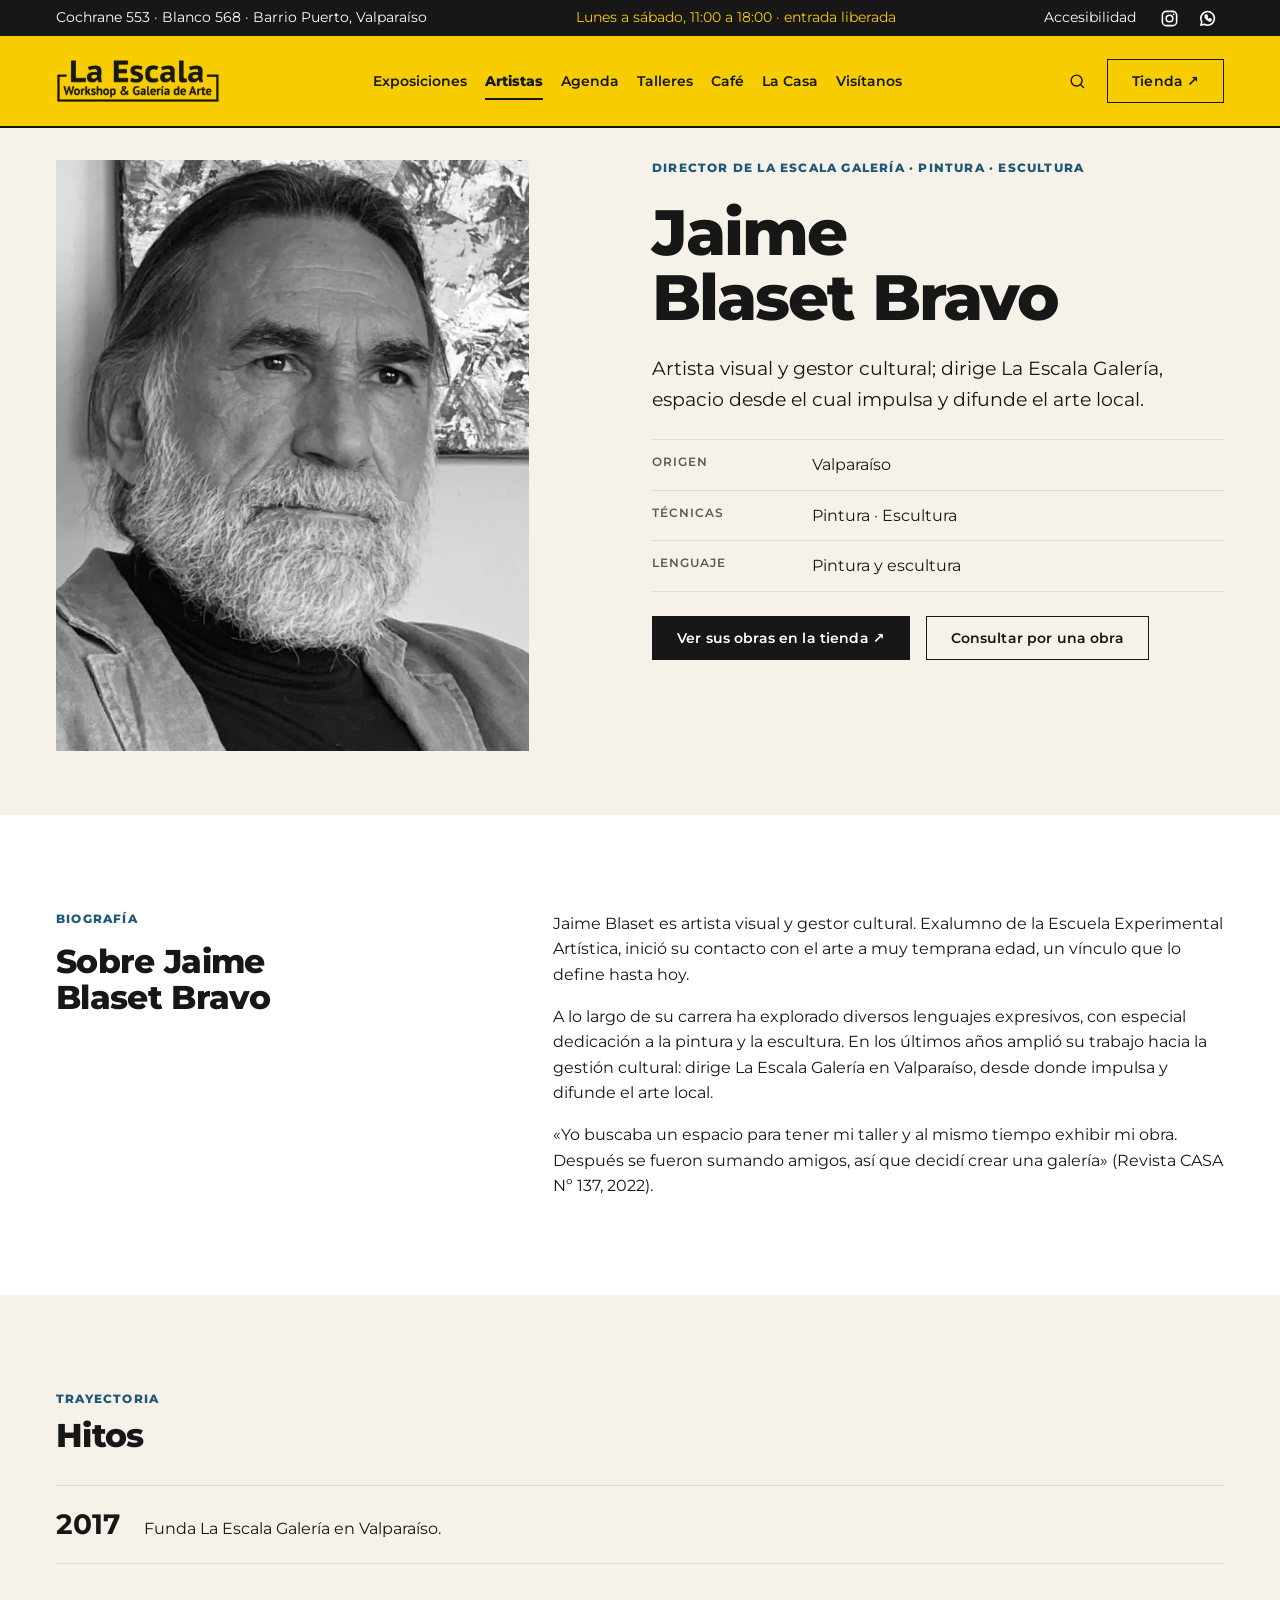
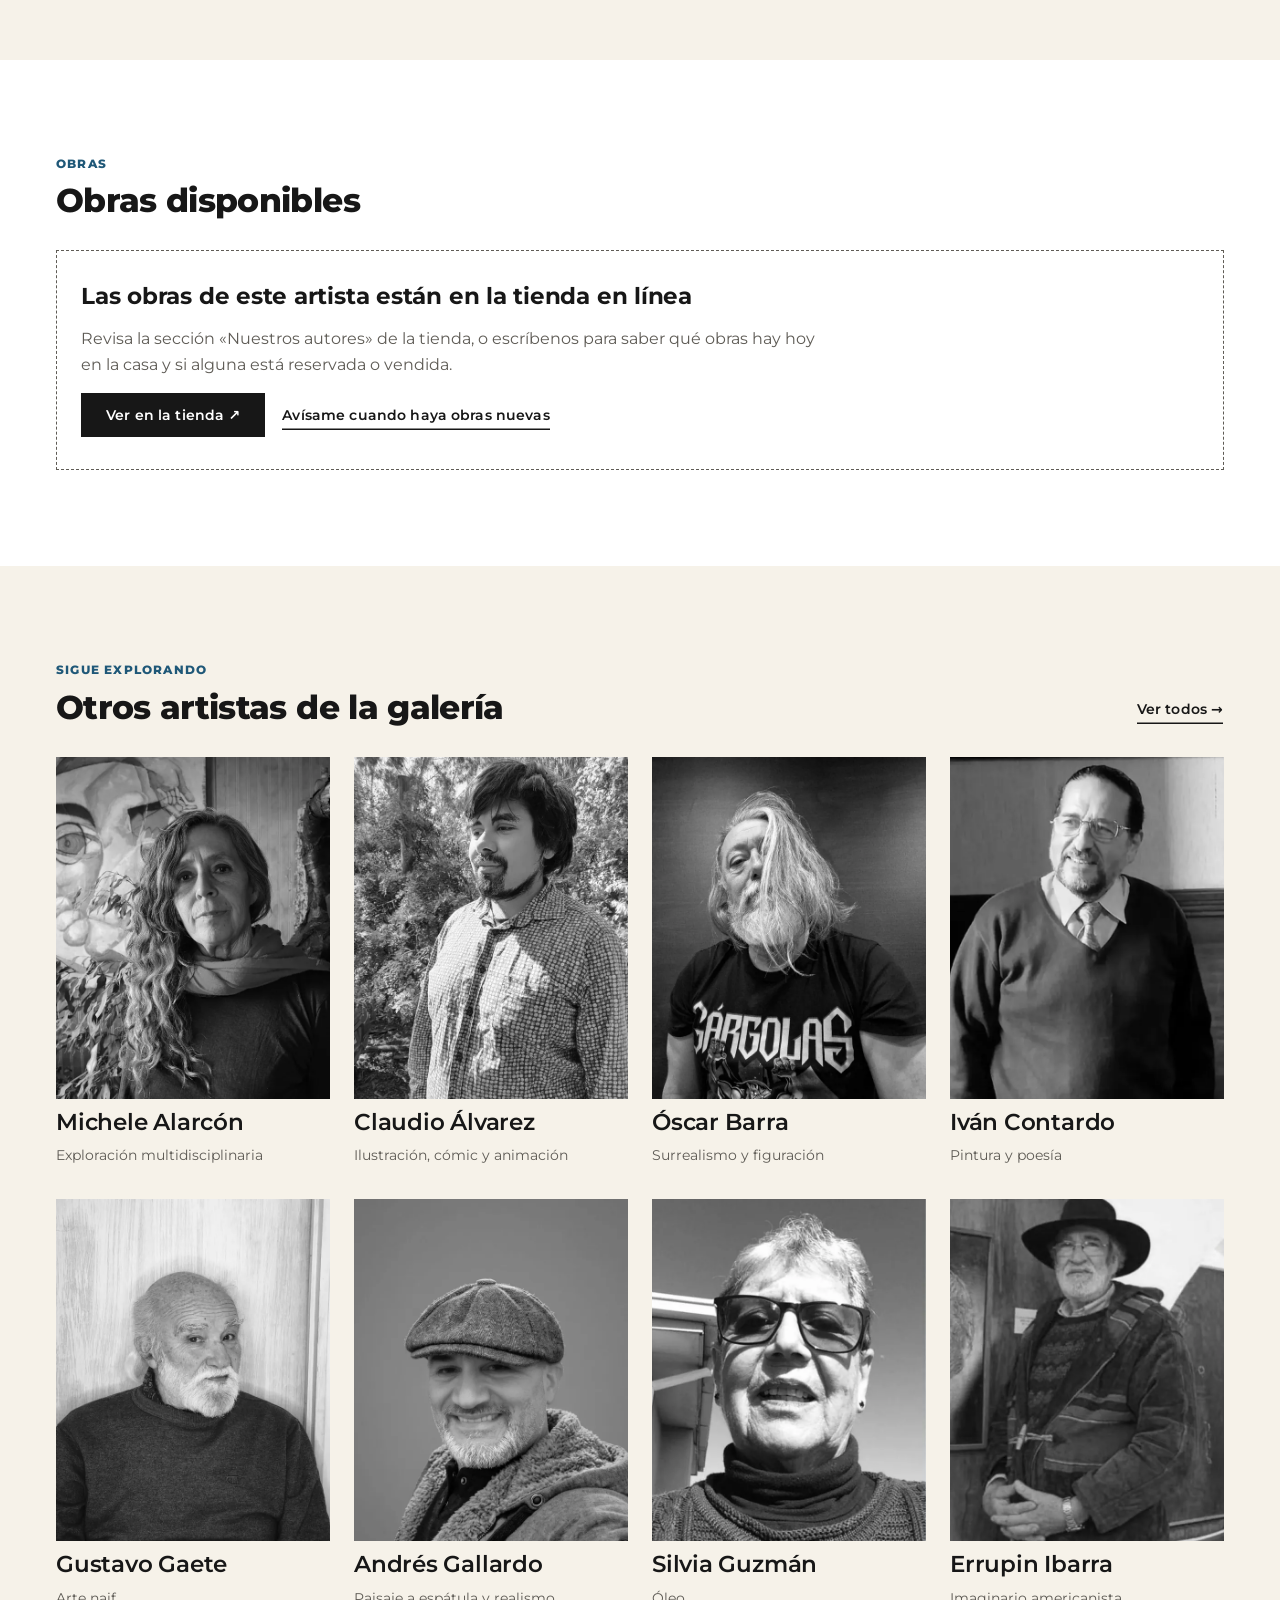
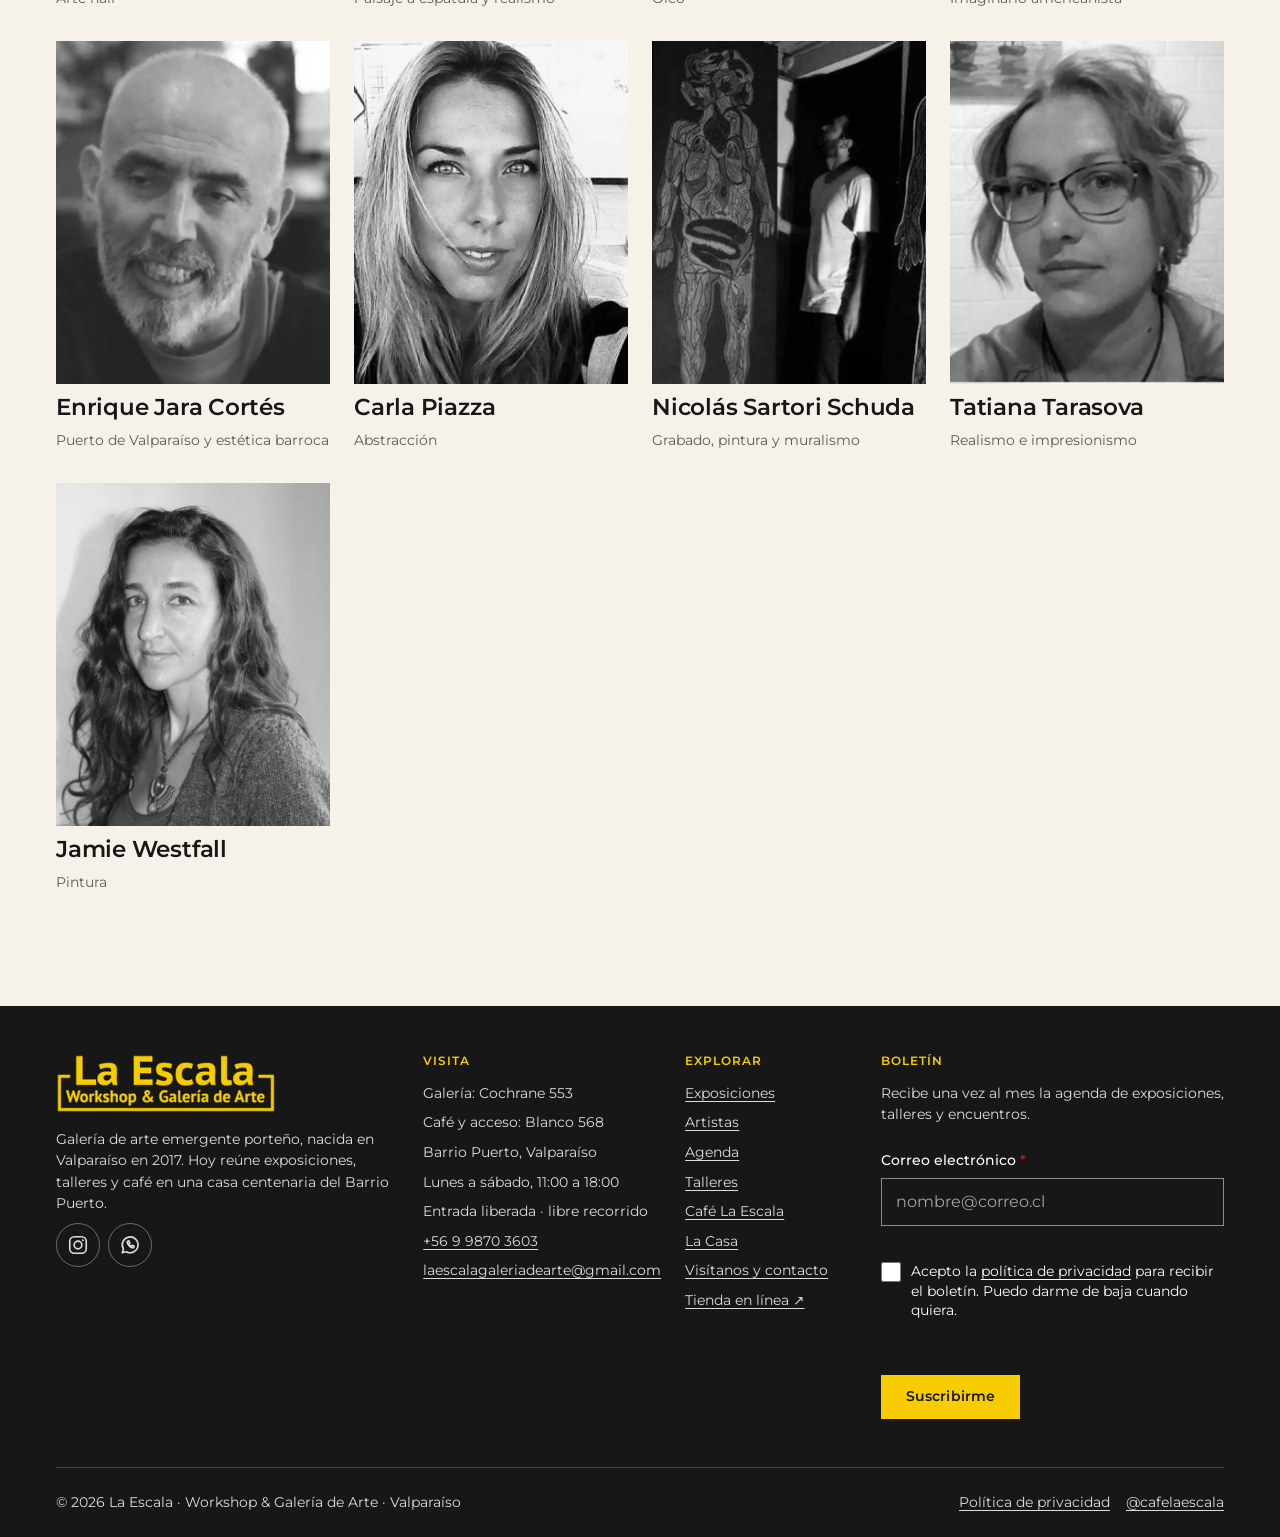
<file: artista.html>
<!DOCTYPE html>
<html lang="es">

<head>
  <meta charset="UTF-8">
  <meta name="viewport" content="width=device-width, initial-scale=1">
  <title>Ficha de artista · Artistas · La Escala</title>
  <meta name="description"
    content="Biografía, técnicas, trayectoria y obras de un artista de La Escala Galería, Barrio Puerto de Valparaíso.">
  <link rel="canonical" href="https://gloria-garcia.github.io/la-escala/artista.html">
  <meta name="theme-color" content="#f7cc00">
  <meta property="og:type" content="website">
  <meta property="og:site_name" content="La Escala · Workshop &amp; Galería de Arte">
  <meta property="og:locale" content="es_CL">
  <meta property="og:title" content="Ficha de artista · Artistas · La Escala">
  <meta property="og:description"
    content="Biografía, técnicas, trayectoria y obras de un artista de La Escala Galería, Barrio Puerto de Valparaíso.">
  <meta property="og:url" content="https://gloria-garcia.github.io/la-escala/artista.html">
  <meta property="og:image" content="https://gloria-garcia.github.io/la-escala/img/og-la-escala.jpg">
  <meta property="og:image:alt" content="Logo de La Escala sobre fondo negro">
  <meta name="twitter:card" content="summary_large_image">
  <link rel="icon" href="favicon.svg" type="image/svg+xml">
  <link rel="preload" href="fonts/montserrat-latin-400-normal.woff2" as="font" type="font/woff2" crossorigin>
  <link rel="preload" href="fonts/montserrat-latin-800-normal.woff2" as="font" type="font/woff2" crossorigin>
  <link rel="preload" href="fonts/montserrat-latin-700-normal.woff2" as="font" type="font/woff2" crossorigin>
  <link rel="preload" href="fonts/montserrat-latin-600-normal.woff2" as="font" type="font/woff2" crossorigin>
  <link rel="stylesheet" href="css/styles.css">
  <noscript>
    <style>
      [data-vista-calendario] {
        display: none;
      }

    </style>
  </noscript>
  <script src="js/datos.js" defer></script>
  <script src="js/main.js" defer></script>
</head>

<body data-pagina="artista" data-progreso>
  <!-- Enlace para saltar la navegación con el teclado (accesibilidad, Clase 9) -->
  <a class="saltar" href="#contenido">Saltar al contenido principal</a>
  <noscript>
    <p class="noscript">Algunas funciones interactivas no están disponibles sin JavaScript. Todo el contenido sigue
      aquí.</p>
  </noscript>
  <!-- Barra superior: datos de visita y redes -->
  <div class="barra-superior">
    <div class="contenedor barra-superior__fila">
      <p>Cochrane 553 · Blanco 568 · Barrio Puerto, Valparaíso</p>
      <p class="barra-superior__destacado">Lunes a sábado, 11:00 a 18:00 · entrada liberada</p>
      <div class="barra-superior__lista">
        <a href="visitanos.html#accesibilidad">Accesibilidad</a>
        <ul class="redes">
          <li><a href="https://www.instagram.com/laescalagaleria/" target="_blank" rel="noopener"><svg
                viewBox="0 0 24 24" aria-hidden="true" focusable="false">
                <rect x="3" y="3" width="18" height="18" rx="5" />
                <circle cx="12" cy="12" r="4.2" />
                <circle class="redes__punto" cx="17.3" cy="6.7" r="1.1" />
              </svg><span class="visualmente-oculto">Instagram de La Escala (se abre en otra pestaña)</span></a></li>
          <li><a href="https://wa.me/56998703603" target="_blank" rel="noopener"><svg viewBox="0 0 24 24"
                aria-hidden="true" focusable="false">
                <path d="M3.6 20.4l1.2-4.1a8.6 8.6 0 1 1 3.1 3l-4.3 1.1z" />
                <path
                  d="M9 8.3c-.4 2.9 3.8 7.1 6.7 6.7l.9-1.7-2.1-1-1.1 1.1c-1.2-.5-2.2-1.5-2.7-2.7l1.1-1.1-1-2.1-1.8.8z" />
              </svg><span class="visualmente-oculto">WhatsApp +56 9 9870 3603 (se abre en otra pestaña)</span></a></li>
        </ul>
      </div>
    </div>
  </div>
  <!-- Cabecera y navegación principal (se repite en todas las páginas) -->
  <header class="cabecera" data-cabecera>
    <div class="contenedor cabecera__fila">
      <a class="cabecera__logo" href="index.html" aria-label="La Escala, Workshop y Galería de Arte: ir al inicio">
        <img src="img/logo-la-escala-tinta-480.webp"
          srcset="img/logo-la-escala-tinta-240.webp 240w, img/logo-la-escala-tinta-480.webp 480w" sizes="164px" alt=""
          width="480" height="128">
      </a>
      <nav class="nav" id="menu" aria-label="Principal">
        <ul class="nav__lista">
          <li><a class="nav__enlace" href="exposiciones.html">Exposiciones</a></li>
          <li><a class="nav__enlace" href="artistas.html" aria-current="page">Artistas</a></li>
          <li><a class="nav__enlace" href="agenda.html">Agenda</a></li>
          <li><a class="nav__enlace" href="talleres.html">Talleres</a></li>
          <li><a class="nav__enlace" href="cafe.html">Café</a></li>
          <li><a class="nav__enlace" href="la-casa.html">La Casa</a></li>
          <li><a class="nav__enlace" href="visitanos.html">Visítanos</a></li>
        </ul>
        <div class="nav__extra">
          <a class="btn btn--acento" href="https://www.laescala.cl" target="_blank" rel="noopener">Tienda en línea
            ↗<span class="visualmente-oculto"> (se abre en otra pestaña)</span></a>
          <p>Cochrane 553 · Blanco 568 · Barrio Puerto, Valparaíso<br>Lunes a sábado, 11:00 a 18:00 · entrada liberada
          </p>
          <ul class="redes">
            <li><a href="https://www.instagram.com/laescalagaleria/" target="_blank" rel="noopener"><svg
                  viewBox="0 0 24 24" aria-hidden="true" focusable="false">
                  <rect x="3" y="3" width="18" height="18" rx="5" />
                  <circle cx="12" cy="12" r="4.2" />
                  <circle class="redes__punto" cx="17.3" cy="6.7" r="1.1" />
                </svg><span class="visualmente-oculto">Instagram de La Escala (se abre en otra pestaña)</span></a></li>
            <li><a href="https://wa.me/56998703603" target="_blank" rel="noopener"><svg viewBox="0 0 24 24"
                  aria-hidden="true" focusable="false">
                  <path d="M3.6 20.4l1.2-4.1a8.6 8.6 0 1 1 3.1 3l-4.3 1.1z" />
                  <path
                    d="M9 8.3c-.4 2.9 3.8 7.1 6.7 6.7l.9-1.7-2.1-1-1.1 1.1c-1.2-.5-2.2-1.5-2.7-2.7l1.1-1.1-1-2.1-1.8.8z" />
                </svg><span class="visualmente-oculto">WhatsApp +56 9 9870 3603 (se abre en otra pestaña)</span></a>
            </li>
          </ul>
        </div>
      </nav>
      <div class="cabecera__acciones">
        <a class="btn-icono" href="artistas.html#buscador" data-abrir-busqueda><svg class="icono" viewBox="0 0 24 24"
            aria-hidden="true" focusable="false">
            <circle cx="11" cy="11" r="7" />
            <path d="M20 20l-4-4" />
          </svg><span class="btn-icono__texto">Buscar</span><span class="visualmente-oculto"> en el sitio</span></a>
        <a class="btn btn--contorno cabecera__tienda" href="https://www.laescala.cl" target="_blank"
          rel="noopener">Tienda ↗<span class="visualmente-oculto"> (se abre en otra pestaña)</span></a>
        <button type="button" class="menu-btn" aria-expanded="false" aria-controls="menu" aria-label="Abrir menú"
          data-menu-btn><svg class="icono" viewBox="0 0 24 24" aria-hidden="true" focusable="false">
            <path d="M3 7h18M3 12h18M3 17h18" />
          </svg><span data-menu-texto>Menú</span></button>
      </div>
    </div>
  </header>
  <main id="contenido" tabindex="-1">
    <div data-artista-contenido>
      <section class="contenedor encabezado-pagina" aria-labelledby="titulo-pagina">
        <div class="dividido dividido--5-6 dividido--arriba">
          <figure><img src="img/artista-jaime-blaset.webp" alt="Retrato de Jaime Blaset Bravo" width="600" height="750"
              fetchpriority="high" data-artista-imagen></figure>
          <div class="pila--l">
            <p class="etiqueta" data-artista-tipo>Director de La Escala Galería · Pintura · Escultura</p>
            <h1 id="titulo-pagina" class="display" data-artista-nombre>Jaime Blaset Bravo</h1>
            <p class="lead" data-artista-resumen>Artista visual y gestor cultural; dirige La Escala Galería, espacio
              desde el cual impulsa y difunde el arte local.</p>
            <dl class="ficha ficha--horizontal">
              <div class="ficha__fila">
                <dt>Origen</dt>
                <dd><span data-artista-origen>Valparaíso</span></dd>
              </div>
              <div class="ficha__fila">
                <dt>Técnicas</dt>
                <dd><span data-artista-tecnicas>Pintura · Escultura</span></dd>
              </div>
              <div class="ficha__fila">
                <dt>Lenguaje</dt>
                <dd><span data-artista-lenguaje>Pintura y escultura</span></dd>
              </div>
            </dl>
            <div class="fila">
              <a class="btn btn--primario btn--ancho-movil" href="https://www.laescala.cl" target="_blank"
                rel="noopener">Ver sus obras en la tienda ↗<span class="visualmente-oculto"> (se abre en otra
                  pestaña)</span></a>
              <a class="btn btn--contorno" href="visitanos.html?motivo=obra#contacto">Consultar por una obra</a>
            </div>
          </div>
        </div>
      </section>

      <section class="seccion seccion--blanca" aria-labelledby="bio-titulo">
        <div class="contenedor dividido dividido--4-7 dividido--arriba">
          <div class="pila">
            <p class="etiqueta">Biografía</p>
            <h2 id="bio-titulo">Sobre <span data-artista-nombre>Jaime Blaset Bravo</span></h2>
          </div>
          <div class="pila--l prosa" data-artista-bio>
            <p>Jaime Blaset es artista visual y gestor cultural. Exalumno de la Escuela Experimental Artística, inició
              su contacto con el arte a muy temprana edad, un vínculo que lo define hasta hoy.</p>
            <p>A lo largo de su carrera ha explorado diversos lenguajes expresivos, con especial dedicación a la pintura
              y la escultura. En los últimos años amplió su trabajo hacia la gestión cultural: dirige La Escala Galería
              en Valparaíso, desde donde impulsa y difunde el arte local.</p>
            <p>«Yo buscaba un espacio para tener mi taller y al mismo tiempo exhibir mi obra. Después se fueron sumando
              amigos, así que decidí crear una galería» (Revista CASA Nº 137, 2022).</p>
          </div>
        </div>
      </section>

      <section class="seccion" aria-labelledby="trayectoria-titulo" data-artista-trayectoria>
        <div class="contenedor">
          <div class="seccion__cabeza">
            <div>
              <p class="etiqueta">Trayectoria</p>
              <h2 id="trayectoria-titulo">Hitos</h2>
            </div>

          </div>
          <ol class="linea-tiempo" data-artista-hitos>
            <li><span class="linea-tiempo__anio">2017</span>
              <div>
                <p>Funda La Escala Galería en Valparaíso.</p>
              </div>
            </li>
          </ol>
        </div>
      </section>

      <section class="seccion seccion--blanca" aria-labelledby="obras-titulo">
        <div class="contenedor">
          <div class="seccion__cabeza">
            <div>
              <p class="etiqueta">Obras</p>
              <h2 id="obras-titulo">Obras disponibles</h2>
            </div>

          </div>
          <div class="vacio vacio--visible" role="status">
            <h3>Las obras de este artista están en la tienda en línea</h3>
            <p class="texto-suave">Revisa la sección «Nuestros autores» de la tienda, o escríbenos para saber qué obras
              hay hoy en la casa y si alguna está reservada o vendida.</p>
            <div class="fila"><a class="btn btn--primario" href="https://www.laescala.cl" target="_blank"
                rel="noopener">Ver en la tienda ↗<span class="visualmente-oculto"> (se abre en otra
                  pestaña)</span></a><a class="btn btn--texto" href="visitanos.html?motivo=obra#contacto">Avísame cuando
                haya obras nuevas</a></div>
          </div>
        </div>
      </section>

      <section class="seccion" aria-labelledby="otros-titulo">
        <div class="contenedor">
          <div class="seccion__cabeza">
            <div>
              <p class="etiqueta">Sigue explorando</p>
              <h2 id="otros-titulo">Otros artistas de la galería</h2>
            </div>
            <a class="btn btn--texto" href="artistas.html">Ver todos →</a>
          </div>
          <div class="carrusel carrusel--4" tabindex="0" role="region" aria-label="Otros artistas, desliza para ver más"
            data-artista-otros>
            <article class="tarjeta tarjeta--retrato">
              <div class="tarjeta__imagen"><img src="img/artista-michele-alarcon.webp" alt="Retrato de Michele Alarcón"
                  width="600" height="750" loading="lazy" decoding="async"></div>
              <h3 class="tarjeta__titulo"><a class="tarjeta__enlace" href="artista.html?id=michele-alarcon">Michele
                  Alarcón</a></h3>
              <p class="tarjeta__meta">Exploración multidisciplinaria</p>
            </article>
            <article class="tarjeta tarjeta--retrato">
              <div class="tarjeta__imagen"><img src="img/artista-claudio-alvarez.webp" alt="Retrato de Claudio Álvarez"
                  width="600" height="750" loading="lazy" decoding="async"></div>
              <h3 class="tarjeta__titulo"><a class="tarjeta__enlace" href="artista.html?id=claudio-alvarez">Claudio
                  Álvarez</a></h3>
              <p class="tarjeta__meta">Ilustración, cómic y animación</p>
            </article>
            <article class="tarjeta tarjeta--retrato">
              <div class="tarjeta__imagen"><img src="img/artista-oscar-barra.webp" alt="Retrato de Óscar Barra"
                  width="600" height="750" loading="lazy" decoding="async"></div>
              <h3 class="tarjeta__titulo"><a class="tarjeta__enlace" href="artista.html?id=oscar-barra">Óscar Barra</a>
              </h3>
              <p class="tarjeta__meta">Surrealismo y figuración</p>
            </article>
            <article class="tarjeta tarjeta--retrato">
              <div class="tarjeta__imagen"><img src="img/artista-ivan-contardo.webp" alt="Retrato de Iván Contardo"
                  width="600" height="750" loading="lazy" decoding="async"></div>
              <h3 class="tarjeta__titulo"><a class="tarjeta__enlace" href="artista.html?id=ivan-contardo">Iván
                  Contardo</a></h3>
              <p class="tarjeta__meta">Pintura y poesía</p>
            </article>
            <article class="tarjeta tarjeta--retrato">
              <div class="tarjeta__imagen"><img src="img/artista-gustavo-gaete.webp" alt="Retrato de Gustavo Gaete"
                  width="600" height="750" loading="lazy" decoding="async"></div>
              <h3 class="tarjeta__titulo"><a class="tarjeta__enlace" href="artista.html?id=gustavo-gaete">Gustavo
                  Gaete</a></h3>
              <p class="tarjeta__meta">Arte naif</p>
            </article>
            <article class="tarjeta tarjeta--retrato">
              <div class="tarjeta__imagen"><img src="img/artista-andres-gallardo.webp" alt="Retrato de Andrés Gallardo"
                  width="600" height="750" loading="lazy" decoding="async"></div>
              <h3 class="tarjeta__titulo"><a class="tarjeta__enlace" href="artista.html?id=andres-gallardo">Andrés
                  Gallardo</a></h3>
              <p class="tarjeta__meta">Paisaje a espátula y realismo</p>
            </article>
            <article class="tarjeta tarjeta--retrato">
              <div class="tarjeta__imagen"><img src="img/artista-silvia-guzman.webp" alt="Retrato de Silvia Guzmán"
                  width="600" height="750" loading="lazy" decoding="async"></div>
              <h3 class="tarjeta__titulo"><a class="tarjeta__enlace" href="artista.html?id=silvia-guzman">Silvia
                  Guzmán</a></h3>
              <p class="tarjeta__meta">Óleo</p>
            </article>
            <article class="tarjeta tarjeta--retrato">
              <div class="tarjeta__imagen"><img src="img/artista-errupin-ibarra.webp" alt="Retrato de Errupin Ibarra"
                  width="600" height="750" loading="lazy" decoding="async"></div>
              <h3 class="tarjeta__titulo"><a class="tarjeta__enlace" href="artista.html?id=errupin-ibarra">Errupin
                  Ibarra</a></h3>
              <p class="tarjeta__meta">Imaginario americanista</p>
            </article>
            <article class="tarjeta tarjeta--retrato">
              <div class="tarjeta__imagen"><img src="img/artista-enrique-jara-cortes.webp"
                  alt="Retrato de Enrique Jara Cortés" width="600" height="750" loading="lazy" decoding="async"></div>
              <h3 class="tarjeta__titulo"><a class="tarjeta__enlace" href="artista.html?id=enrique-jara-cortes">Enrique
                  Jara Cortés</a></h3>
              <p class="tarjeta__meta">Puerto de Valparaíso y estética barroca</p>
            </article>
            <article class="tarjeta tarjeta--retrato">
              <div class="tarjeta__imagen"><img src="img/artista-carla-piazza.webp" alt="Retrato de Carla Piazza"
                  width="600" height="750" loading="lazy" decoding="async"></div>
              <h3 class="tarjeta__titulo"><a class="tarjeta__enlace" href="artista.html?id=carla-piazza">Carla
                  Piazza</a></h3>
              <p class="tarjeta__meta">Abstracción</p>
            </article>
            <article class="tarjeta tarjeta--retrato">
              <div class="tarjeta__imagen"><img src="img/artista-nicolas-sartori.webp"
                  alt="Retrato de Nicolás Sartori Schuda" width="600" height="750" loading="lazy" decoding="async">
              </div>
              <h3 class="tarjeta__titulo"><a class="tarjeta__enlace" href="artista.html?id=nicolas-sartori">Nicolás
                  Sartori Schuda</a></h3>
              <p class="tarjeta__meta">Grabado, pintura y muralismo</p>
            </article>
            <article class="tarjeta tarjeta--retrato">
              <div class="tarjeta__imagen"><img src="img/artista-tatiana-tarasova.webp"
                  alt="Retrato de Tatiana Tarasova" width="600" height="750" loading="lazy" decoding="async"></div>
              <h3 class="tarjeta__titulo"><a class="tarjeta__enlace" href="artista.html?id=tatiana-tarasova">Tatiana
                  Tarasova</a></h3>
              <p class="tarjeta__meta">Realismo e impresionismo</p>
            </article>
            <article class="tarjeta tarjeta--retrato">
              <div class="tarjeta__imagen"><img src="img/artista-jamie-westfall.webp" alt="Retrato de Jamie Westfall"
                  width="600" height="750" loading="lazy" decoding="async"></div>
              <h3 class="tarjeta__titulo"><a class="tarjeta__enlace" href="artista.html?id=jamie-westfall">Jamie
                  Westfall</a></h3>
              <p class="tarjeta__meta">Pintura</p>
            </article>
          </div>
        </div>
      </section>
    </div>

    <section class="contenedor seccion" data-artista-no-encontrado hidden aria-labelledby="no-encontrado-titulo">
      <div class="vacio vacio--visible" role="status">
        <p class="etiqueta">Artistas</p>
        <h1 id="no-encontrado-titulo">No encontramos a este artista</h1>
        <p class="texto-suave">Puede que el enlace haya cambiado. Busca en el índice de artistas.</p>
        <div class="fila"><a class="btn btn--primario" href="artistas.html">Ver todos los artistas</a></div>
      </div>
    </section>
  </main>
  <!-- Pie de página -->
  <footer class="pie">
    <div class="contenedor">
      <div class="pie__grilla">
        <div class="pila">
          <img class="pie__logo" src="img/logo-la-escala-amarillo-560.webp"
            srcset="img/logo-la-escala-amarillo-280.webp 280w, img/logo-la-escala-amarillo-560.webp 560w" sizes="220px"
            alt="La Escala, Workshop y Galería de Arte" width="560" height="150" loading="lazy">
          <p>Galería de arte emergente porteño, nacida en Valparaíso en 2017. Hoy reúne exposiciones, talleres y café en
            una casa centenaria del Barrio Puerto.</p>
          <ul class="redes redes--pie">
            <li><a href="https://www.instagram.com/laescalagaleria/" target="_blank" rel="noopener"><svg
                  viewBox="0 0 24 24" aria-hidden="true" focusable="false">
                  <rect x="3" y="3" width="18" height="18" rx="5" />
                  <circle cx="12" cy="12" r="4.2" />
                  <circle class="redes__punto" cx="17.3" cy="6.7" r="1.1" />
                </svg><span class="visualmente-oculto">Instagram de La Escala (se abre en otra pestaña)</span></a></li>
            <li><a href="https://wa.me/56998703603" target="_blank" rel="noopener"><svg viewBox="0 0 24 24"
                  aria-hidden="true" focusable="false">
                  <path d="M3.6 20.4l1.2-4.1a8.6 8.6 0 1 1 3.1 3l-4.3 1.1z" />
                  <path
                    d="M9 8.3c-.4 2.9 3.8 7.1 6.7 6.7l.9-1.7-2.1-1-1.1 1.1c-1.2-.5-2.2-1.5-2.7-2.7l1.1-1.1-1-2.1-1.8.8z" />
                </svg><span class="visualmente-oculto">WhatsApp +56 9 9870 3603 (se abre en otra pestaña)</span></a>
            </li>
          </ul>
        </div>
        <div>
          <h2>Visita</h2>
          <address>
            <ul>
              <li>Galería: Cochrane 553</li>
              <li>Café y acceso: Blanco 568</li>
              <li>Barrio Puerto, Valparaíso</li>
              <li>Lunes a sábado, 11:00 a 18:00</li>
              <li>Entrada liberada · libre recorrido</li>
              <li><a href="tel:+56998703603">+56 9 9870 3603</a></li>
              <li><a href="mailto:laescalagaleriadearte@gmail.com">laescalagaleriadearte@gmail.com</a></li>
            </ul>
          </address>
        </div>
        <nav aria-label="Pie de página">
          <h2>Explorar</h2>
          <ul>
            <li><a href="exposiciones.html">Exposiciones</a></li>
            <li><a href="artistas.html">Artistas</a></li>
            <li><a href="agenda.html">Agenda</a></li>
            <li><a href="talleres.html">Talleres</a></li>
            <li><a href="cafe.html">Café La Escala</a></li>
            <li><a href="la-casa.html">La Casa</a></li>
            <li><a href="visitanos.html">Visítanos y contacto</a></li>
            <li><a href="https://www.laescala.cl" target="_blank" rel="noopener">Tienda en línea ↗<span
                  class="visualmente-oculto"> (se abre en otra pestaña)</span></a></li>
          </ul>
        </nav>
        <div class="pie__boletin">
          <h2>Boletín</h2>
          <form class="form" data-validar action="#" method="post" aria-label="Suscripción al boletín">
            <p>Recibe una vez al mes la agenda de exposiciones, talleres y encuentros.</p>
            <div class="campo">
              <label for="boletin-correo">Correo electrónico <span class="requerido" aria-hidden="true">*</span></label>
              <input type="email" id="boletin-correo" name="correo" autocomplete="email"
                pattern="[^@\s]+@[^@\s]+\.[^@\s]+" placeholder="nombre@correo.cl" required
                aria-describedby="boletin-correo-error">
              <p class="campo__error" id="boletin-correo-error" aria-live="polite"></p>
            </div>
            <label class="check" for="boletin-privacidad"><input type="checkbox" id="boletin-privacidad"
                name="privacidad" required aria-describedby="boletin-privacidad-error"> <span>Acepto la <a
                  href="privacidad.html">política de privacidad</a> para recibir el boletín. Puedo darme de baja cuando
                quiera.</span></label>
            <p class="campo__error" id="boletin-privacidad-error" aria-live="polite"></p>
            <div class="form__envio"><button type="submit" class="btn btn--acento">Suscribirme</button></div>
          </form>
          <p class="form__exito" data-exito hidden role="status">¡Gracias! Te escribiremos con la próxima agenda.</p>
        </div>
      </div>
      <div class="pie__legal">
        <p>© 2026 La Escala · Workshop &amp; Galería de Arte · Valparaíso</p>
        <ul>
          <li><a href="privacidad.html">Política de privacidad</a></li>
          <li><a href="https://www.instagram.com/cafelaescala/" target="_blank" rel="noopener">@cafelaescala<span
                class="visualmente-oculto"> (se abre en otra pestaña)</span></a></li>
        </ul>
      </div>
    </div>
  </footer>
</body>

</html>
</file>
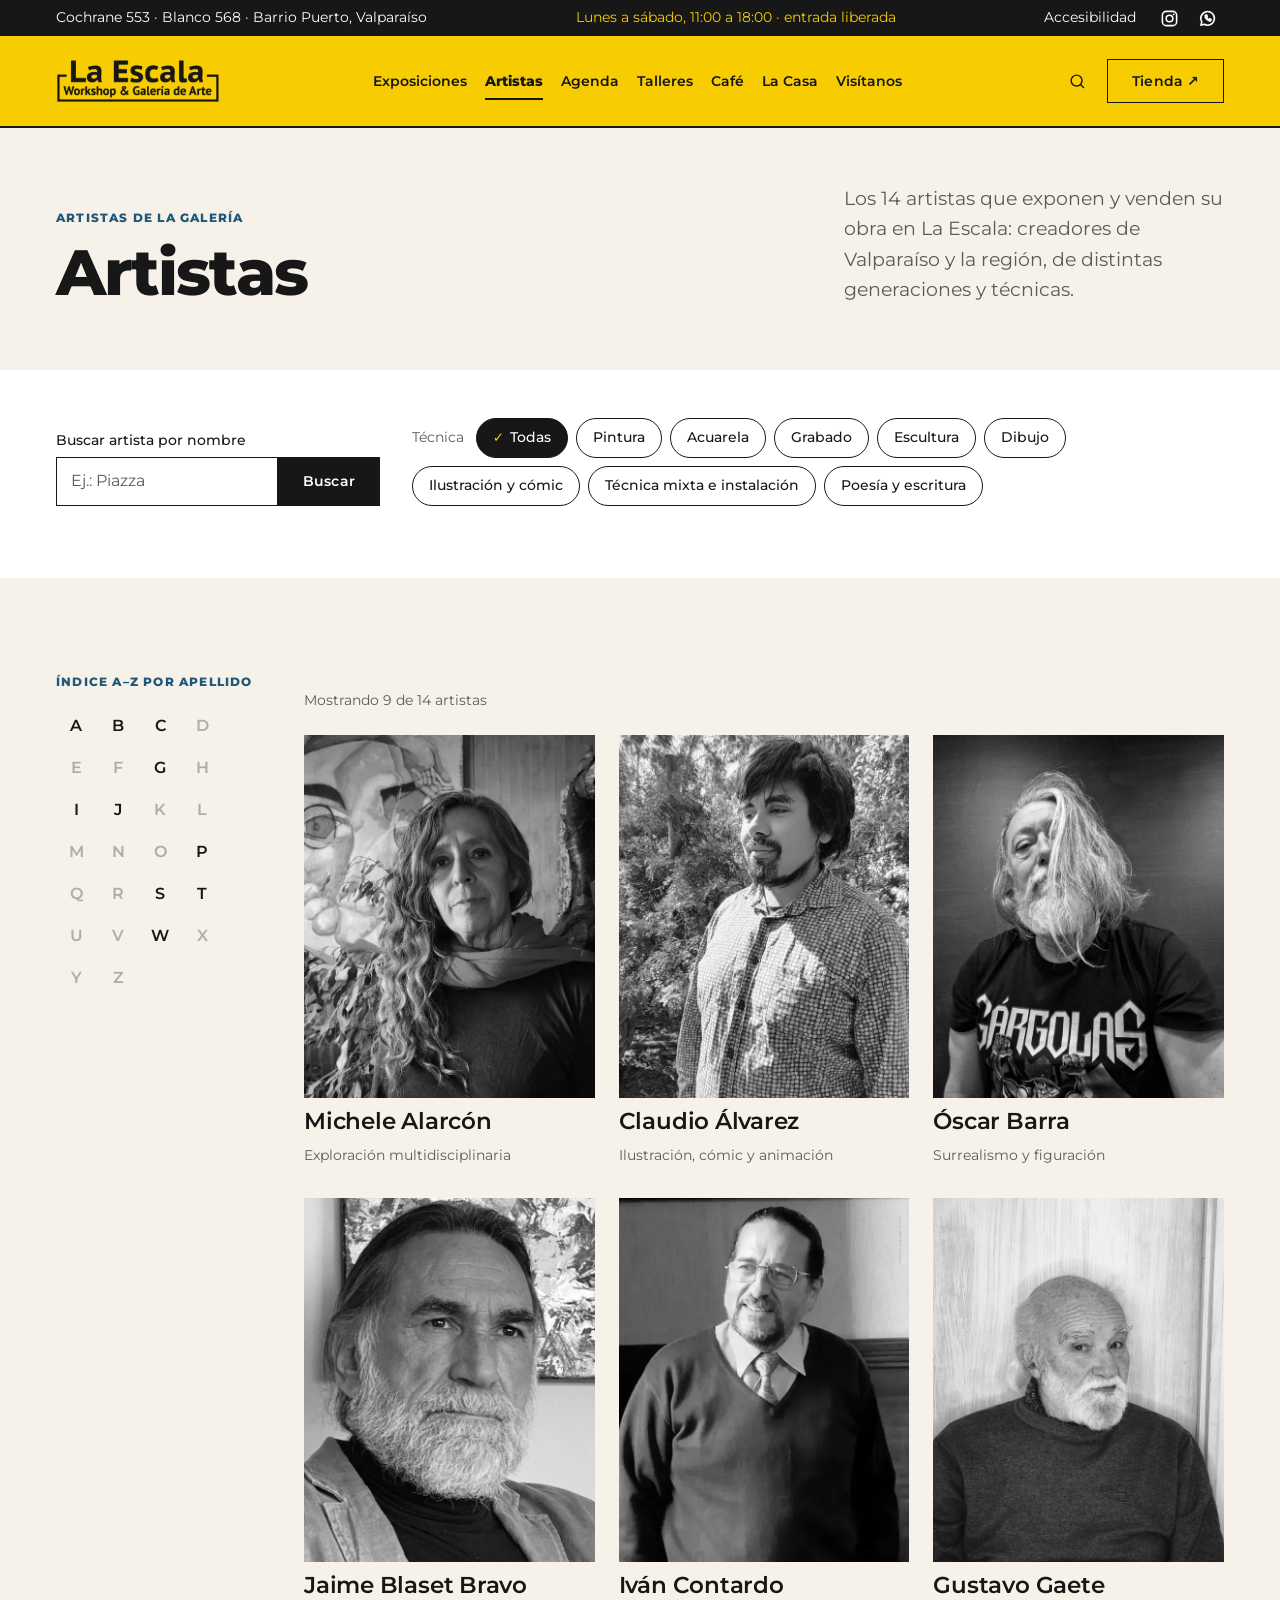
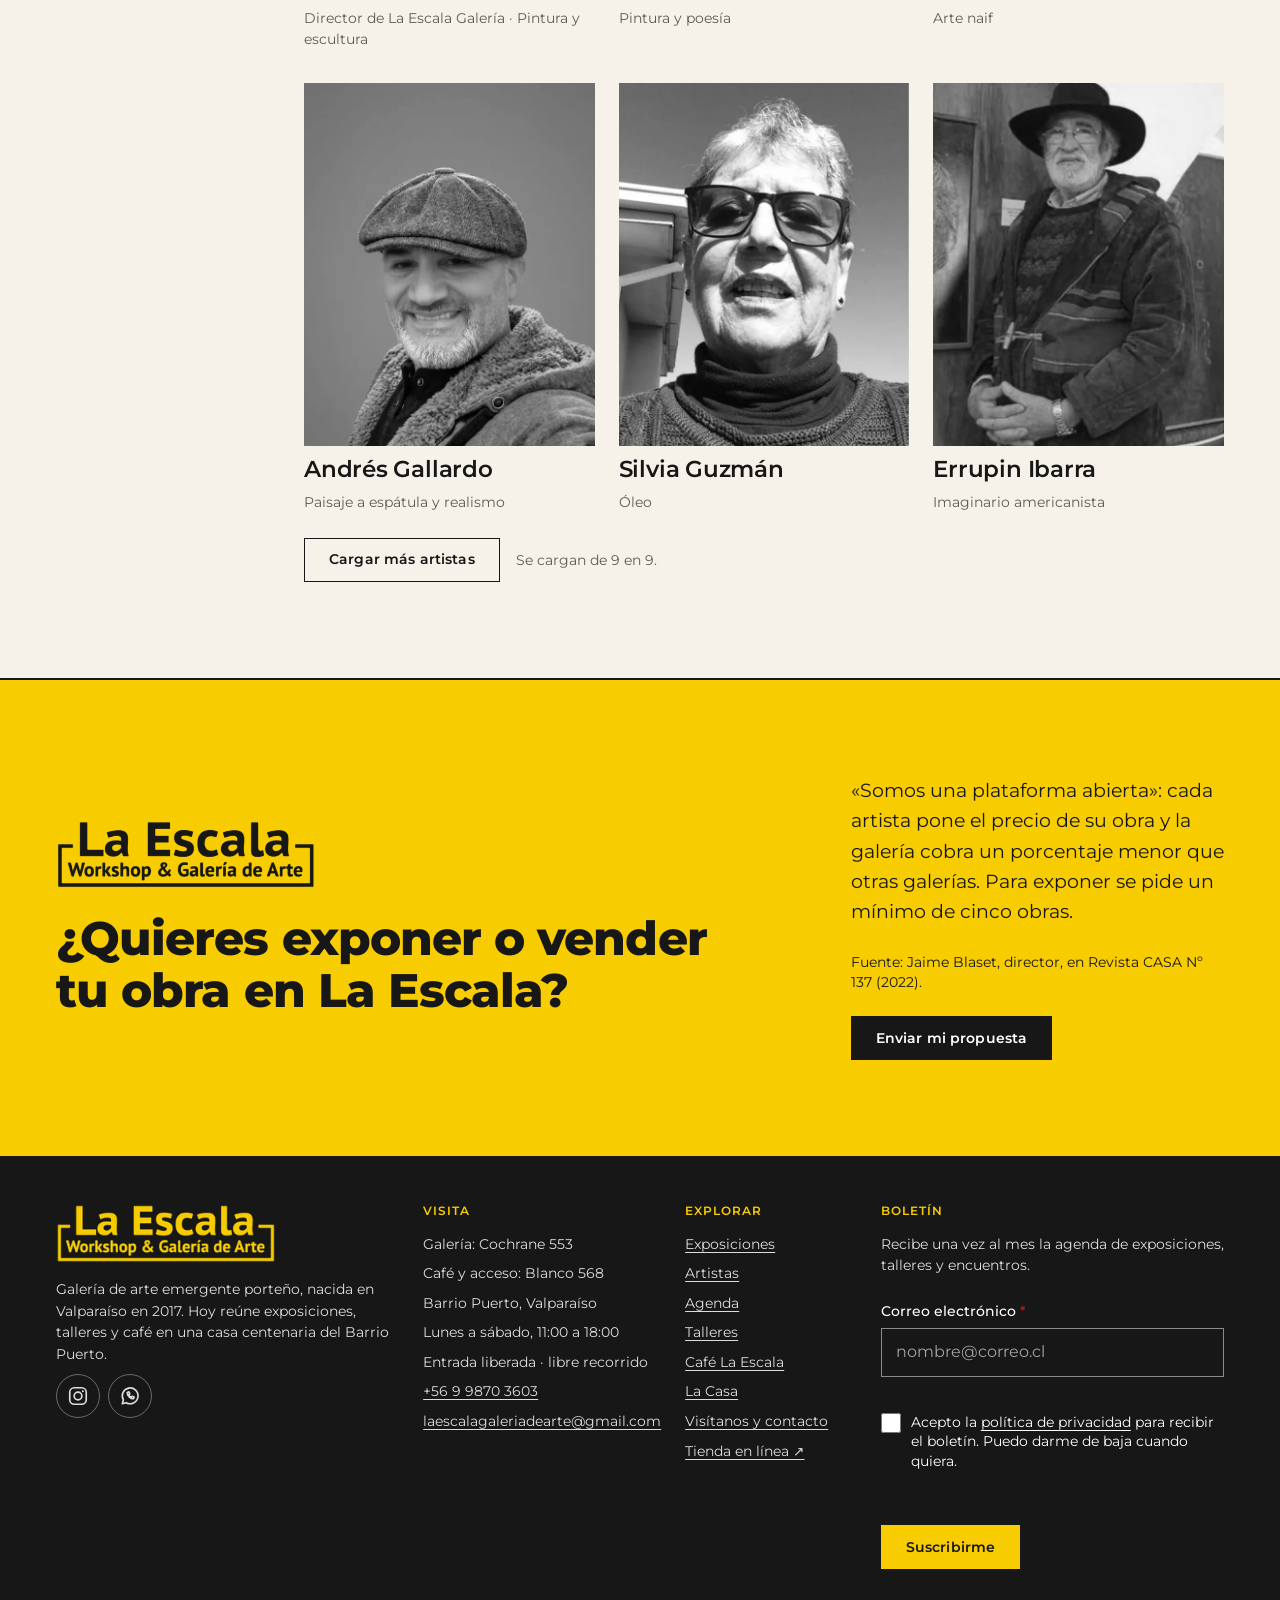
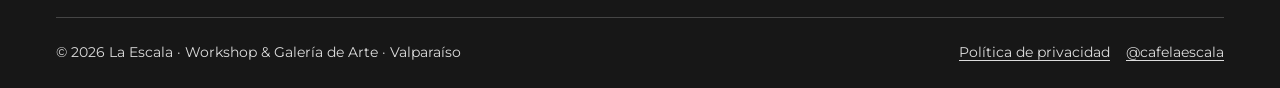
<file: artistas.html>
<!DOCTYPE html>
<html lang="es">

<head>
  <meta charset="UTF-8">
  <meta name="viewport" content="width=device-width, initial-scale=1">
  <title>Artistas · La Escala, galería en Valparaíso</title>
  <meta name="description"
    content="Los artistas de La Escala Galería: Carla Piazza, Nicolás Sartori, Oscar Barra, Michele Alarcón y más. Busca por nombre o filtra por técnica.">
  <link rel="canonical" href="https://gloria-garcia.github.io/la-escala/artistas.html">
  <meta name="theme-color" content="#f7cc00">
  <meta property="og:type" content="website">
  <meta property="og:site_name" content="La Escala · Workshop &amp; Galería de Arte">
  <meta property="og:locale" content="es_CL">
  <meta property="og:title" content="Artistas · La Escala, galería en Valparaíso">
  <meta property="og:description"
    content="Los artistas de La Escala Galería: Carla Piazza, Nicolás Sartori, Oscar Barra, Michele Alarcón y más. Busca por nombre o filtra por técnica.">
  <meta property="og:url" content="https://gloria-garcia.github.io/la-escala/artistas.html">
  <meta property="og:image" content="https://gloria-garcia.github.io/la-escala/img/og-la-escala.jpg">
  <meta property="og:image:alt" content="Logo de La Escala sobre fondo negro">
  <meta name="twitter:card" content="summary_large_image">
  <link rel="icon" href="favicon.svg" type="image/svg+xml">
  <link rel="preload" href="fonts/montserrat-latin-400-normal.woff2" as="font" type="font/woff2" crossorigin>
  <link rel="preload" href="fonts/montserrat-latin-800-normal.woff2" as="font" type="font/woff2" crossorigin>
  <link rel="preload" href="fonts/montserrat-latin-700-normal.woff2" as="font" type="font/woff2" crossorigin>
  <link rel="preload" href="fonts/montserrat-latin-600-normal.woff2" as="font" type="font/woff2" crossorigin>
  <link rel="stylesheet" href="css/styles.css">
  <noscript>
    <style>
      [data-vista-calendario] {
        display: none;
      }

    </style>
  </noscript>
  <script src="js/datos.js" defer></script>
  <script src="js/main.js" defer></script>
</head>

<body>
  <!-- Enlace para saltar la navegación con el teclado (accesibilidad, Clase 9) -->
  <a class="saltar" href="#contenido">Saltar al contenido principal</a>
  <noscript>
    <p class="noscript">Algunas funciones interactivas no están disponibles sin JavaScript. Todo el contenido sigue
      aquí.</p>
  </noscript>
  <!-- Barra superior: datos de visita y redes -->
  <div class="barra-superior">
    <div class="contenedor barra-superior__fila">
      <p>Cochrane 553 · Blanco 568 · Barrio Puerto, Valparaíso</p>
      <p class="barra-superior__destacado">Lunes a sábado, 11:00 a 18:00 · entrada liberada</p>
      <div class="barra-superior__lista">
        <a href="visitanos.html#accesibilidad">Accesibilidad</a>
        <ul class="redes">
          <li><a href="https://www.instagram.com/laescalagaleria/" target="_blank" rel="noopener"><svg
                viewBox="0 0 24 24" aria-hidden="true" focusable="false">
                <rect x="3" y="3" width="18" height="18" rx="5" />
                <circle cx="12" cy="12" r="4.2" />
                <circle class="redes__punto" cx="17.3" cy="6.7" r="1.1" />
              </svg><span class="visualmente-oculto">Instagram de La Escala (se abre en otra pestaña)</span></a></li>
          <li><a href="https://wa.me/56998703603" target="_blank" rel="noopener"><svg viewBox="0 0 24 24"
                aria-hidden="true" focusable="false">
                <path d="M3.6 20.4l1.2-4.1a8.6 8.6 0 1 1 3.1 3l-4.3 1.1z" />
                <path
                  d="M9 8.3c-.4 2.9 3.8 7.1 6.7 6.7l.9-1.7-2.1-1-1.1 1.1c-1.2-.5-2.2-1.5-2.7-2.7l1.1-1.1-1-2.1-1.8.8z" />
              </svg><span class="visualmente-oculto">WhatsApp +56 9 9870 3603 (se abre en otra pestaña)</span></a></li>
        </ul>
      </div>
    </div>
  </div>
  <!-- Cabecera y navegación principal (se repite en todas las páginas) -->
  <header class="cabecera" data-cabecera>
    <div class="contenedor cabecera__fila">
      <a class="cabecera__logo" href="index.html" aria-label="La Escala, Workshop y Galería de Arte: ir al inicio">
        <img src="img/logo-la-escala-tinta-480.webp"
          srcset="img/logo-la-escala-tinta-240.webp 240w, img/logo-la-escala-tinta-480.webp 480w" sizes="164px" alt=""
          width="480" height="128">
      </a>
      <nav class="nav" id="menu" aria-label="Principal">
        <ul class="nav__lista">
          <li><a class="nav__enlace" href="exposiciones.html">Exposiciones</a></li>
          <li><a class="nav__enlace" href="artistas.html" aria-current="page">Artistas</a></li>
          <li><a class="nav__enlace" href="agenda.html">Agenda</a></li>
          <li><a class="nav__enlace" href="talleres.html">Talleres</a></li>
          <li><a class="nav__enlace" href="cafe.html">Café</a></li>
          <li><a class="nav__enlace" href="la-casa.html">La Casa</a></li>
          <li><a class="nav__enlace" href="visitanos.html">Visítanos</a></li>
        </ul>
        <div class="nav__extra">
          <a class="btn btn--acento" href="https://www.laescala.cl" target="_blank" rel="noopener">Tienda en línea
            ↗<span class="visualmente-oculto"> (se abre en otra pestaña)</span></a>
          <p>Cochrane 553 · Blanco 568 · Barrio Puerto, Valparaíso<br>Lunes a sábado, 11:00 a 18:00 · entrada liberada
          </p>
          <ul class="redes">
            <li><a href="https://www.instagram.com/laescalagaleria/" target="_blank" rel="noopener"><svg
                  viewBox="0 0 24 24" aria-hidden="true" focusable="false">
                  <rect x="3" y="3" width="18" height="18" rx="5" />
                  <circle cx="12" cy="12" r="4.2" />
                  <circle class="redes__punto" cx="17.3" cy="6.7" r="1.1" />
                </svg><span class="visualmente-oculto">Instagram de La Escala (se abre en otra pestaña)</span></a></li>
            <li><a href="https://wa.me/56998703603" target="_blank" rel="noopener"><svg viewBox="0 0 24 24"
                  aria-hidden="true" focusable="false">
                  <path d="M3.6 20.4l1.2-4.1a8.6 8.6 0 1 1 3.1 3l-4.3 1.1z" />
                  <path
                    d="M9 8.3c-.4 2.9 3.8 7.1 6.7 6.7l.9-1.7-2.1-1-1.1 1.1c-1.2-.5-2.2-1.5-2.7-2.7l1.1-1.1-1-2.1-1.8.8z" />
                </svg><span class="visualmente-oculto">WhatsApp +56 9 9870 3603 (se abre en otra pestaña)</span></a>
            </li>
          </ul>
        </div>
      </nav>
      <div class="cabecera__acciones">
        <a class="btn-icono" href="artistas.html#buscador" data-abrir-busqueda><svg class="icono" viewBox="0 0 24 24"
            aria-hidden="true" focusable="false">
            <circle cx="11" cy="11" r="7" />
            <path d="M20 20l-4-4" />
          </svg><span class="btn-icono__texto">Buscar</span><span class="visualmente-oculto"> en el sitio</span></a>
        <a class="btn btn--contorno cabecera__tienda" href="https://www.laescala.cl" target="_blank"
          rel="noopener">Tienda ↗<span class="visualmente-oculto"> (se abre en otra pestaña)</span></a>
        <button type="button" class="menu-btn" aria-expanded="false" aria-controls="menu" aria-label="Abrir menú"
          data-menu-btn><svg class="icono" viewBox="0 0 24 24" aria-hidden="true" focusable="false">
            <path d="M3 7h18M3 12h18M3 17h18" />
          </svg><span data-menu-texto>Menú</span></button>
      </div>
    </div>
  </header>
  <main id="contenido" tabindex="-1">
    <section class="encabezado-pagina contenedor" aria-labelledby="titulo-pagina">
      <div class="encabezado-pagina__fila">
        <div class="encabezado-pagina__titulo">
          <p class="etiqueta">Artistas de la galería</p>
          <h1 id="titulo-pagina" class="display">Artistas</h1>
        </div>
        <p class="lead texto-suave">Los 14 artistas que exponen y venden su obra en La Escala: creadores de Valparaíso y
          la región, de distintas generaciones y técnicas.</p>
      </div>
    </section>

    <!-- Buscador y filtros: funcionan con data-item / data-grupo (ver main.js) -->
    <div data-filtrable data-paso="9" data-plural="artistas">
      <section class="seccion seccion--blanca seccion--compacta" aria-label="Buscar y filtrar artistas">
        <div class="contenedor herramientas">
          <form class="campo" role="search" id="buscador" action="artistas.html" method="get">
            <label for="buscar-artista">Buscar artista por nombre</label>
            <div class="buscador">
              <input type="search" id="buscar-artista" name="q" placeholder="Ej.: Piazza" data-buscar>
              <button type="submit" class="btn btn--primario">Buscar</button>
            </div>
          </form>
          <span></span>
          <div class="chips" role="group" aria-label="Técnica" data-grupo="tecnica"><span class="chips__titulo"
              aria-hidden="true">Técnica</span><button type="button" class="chip" data-valor=""
              aria-pressed="true">Todas</button><button type="button" class="chip" data-valor="pintura"
              aria-pressed="false">Pintura</button><button type="button" class="chip" data-valor="acuarela"
              aria-pressed="false">Acuarela</button><button type="button" class="chip" data-valor="grabado"
              aria-pressed="false">Grabado</button><button type="button" class="chip" data-valor="escultura"
              aria-pressed="false">Escultura</button><button type="button" class="chip" data-valor="dibujo"
              aria-pressed="false">Dibujo</button><button type="button" class="chip" data-valor="ilustracion"
              aria-pressed="false">Ilustración y cómic</button><button type="button" class="chip" data-valor="mixta"
              aria-pressed="false">Técnica mixta e instalación</button><button type="button" class="chip"
              data-valor="escritura" aria-pressed="false">Poesía y escritura</button></div>
        </div>
      </section>

      <section class="seccion" aria-labelledby="resultados-titulo">
        <div class="contenedor con-indice">
          <aside class="pila--l" aria-label="Índice por apellido">
            <div class="pila">
              <h2 class="etiqueta" id="indice-az">Índice A–Z por apellido</h2>
              <ul class="abecedario" aria-labelledby="indice-az">
                <li><a href="#resultados" data-letra="A" aria-label="Artistas con apellido que empieza con A">A</a></li>
                <li><a href="#resultados" data-letra="B" aria-label="Artistas con apellido que empieza con B">B</a></li>
                <li><a href="#resultados" data-letra="C" aria-label="Artistas con apellido que empieza con C">C</a></li>
                <li><span aria-hidden="true">D</span></li>
                <li><span aria-hidden="true">E</span></li>
                <li><span aria-hidden="true">F</span></li>
                <li><a href="#resultados" data-letra="G" aria-label="Artistas con apellido que empieza con G">G</a></li>
                <li><span aria-hidden="true">H</span></li>
                <li><a href="#resultados" data-letra="I" aria-label="Artistas con apellido que empieza con I">I</a></li>
                <li><a href="#resultados" data-letra="J" aria-label="Artistas con apellido que empieza con J">J</a></li>
                <li><span aria-hidden="true">K</span></li>
                <li><span aria-hidden="true">L</span></li>
                <li><span aria-hidden="true">M</span></li>
                <li><span aria-hidden="true">N</span></li>
                <li><span aria-hidden="true">O</span></li>
                <li><a href="#resultados" data-letra="P" aria-label="Artistas con apellido que empieza con P">P</a></li>
                <li><span aria-hidden="true">Q</span></li>
                <li><span aria-hidden="true">R</span></li>
                <li><a href="#resultados" data-letra="S" aria-label="Artistas con apellido que empieza con S">S</a></li>
                <li><a href="#resultados" data-letra="T" aria-label="Artistas con apellido que empieza con T">T</a></li>
                <li><span aria-hidden="true">U</span></li>
                <li><span aria-hidden="true">V</span></li>
                <li><a href="#resultados" data-letra="W" aria-label="Artistas con apellido que empieza con W">W</a></li>
                <li><span aria-hidden="true">X</span></li>
                <li><span aria-hidden="true">Y</span></li>
                <li><span aria-hidden="true">Z</span></li>
              </ul>
            </div>
          </aside>
          <div class="pila--l" id="resultados">
            <h2 id="resultados-titulo" class="visualmente-oculto">Resultados</h2>
            <p class="conteo" aria-live="polite" data-conteo></p>
            <div class="grilla grilla--2-movil grilla--3">
              <article class="tarjeta tarjeta--retrato" data-item data-tecnica="pintura escultura mixta"
                data-inicial="A"
                data-texto="Michele Alarcón Pintura · Escultura · Técnica mixta e instalación Exploración multidisciplinaria">
                <div class="tarjeta__imagen"><img src="img/artista-michele-alarcon.webp"
                    alt="Retrato de Michele Alarcón" width="600" height="750" loading="lazy" decoding="async"></div>
                <h3 class="tarjeta__titulo"><a class="tarjeta__enlace" href="artista.html?id=michele-alarcon">Michele
                    Alarcón</a></h3>
                <p class="tarjeta__meta">Exploración multidisciplinaria</p>
              </article>
              <article class="tarjeta tarjeta--retrato" data-item data-tecnica="ilustracion dibujo" data-inicial="A"
                data-texto="Claudio Álvarez Ilustración y cómic · Dibujo Ilustración, cómic y animación">
                <div class="tarjeta__imagen"><img src="img/artista-claudio-alvarez.webp"
                    alt="Retrato de Claudio Álvarez" width="600" height="750" loading="lazy" decoding="async"></div>
                <h3 class="tarjeta__titulo"><a class="tarjeta__enlace" href="artista.html?id=claudio-alvarez">Claudio
                    Álvarez</a></h3>
                <p class="tarjeta__meta">Ilustración, cómic y animación</p>
              </article>
              <article class="tarjeta tarjeta--retrato" data-item data-tecnica="pintura escultura grabado ilustracion"
                data-inicial="B"
                data-texto="Óscar Barra Pintura · Escultura · Grabado · Ilustración y cómic Surrealismo y figuración">
                <div class="tarjeta__imagen"><img src="img/artista-oscar-barra.webp" alt="Retrato de Óscar Barra"
                    width="600" height="750" loading="lazy" decoding="async"></div>
                <h3 class="tarjeta__titulo"><a class="tarjeta__enlace" href="artista.html?id=oscar-barra">Óscar
                    Barra</a></h3>
                <p class="tarjeta__meta">Surrealismo y figuración</p>
              </article>
              <article class="tarjeta tarjeta--retrato" data-item data-tecnica="pintura escultura" data-inicial="B"
                data-texto="Jaime Blaset Bravo Pintura · Escultura Pintura y escultura">
                <div class="tarjeta__imagen"><img src="img/artista-jaime-blaset.webp"
                    alt="Retrato de Jaime Blaset Bravo" width="600" height="750" loading="lazy" decoding="async"></div>
                <h3 class="tarjeta__titulo"><a class="tarjeta__enlace" href="artista.html?id=jaime-blaset">Jaime Blaset
                    Bravo</a></h3>
                <p class="tarjeta__meta">Director de La Escala Galería · Pintura y escultura</p>
              </article>
              <article class="tarjeta tarjeta--retrato" data-item data-tecnica="pintura escritura" data-inicial="C"
                data-texto="Iván Contardo Pintura · Poesía y escritura Pintura y poesía">
                <div class="tarjeta__imagen"><img src="img/artista-ivan-contardo.webp" alt="Retrato de Iván Contardo"
                    width="600" height="750" loading="lazy" decoding="async"></div>
                <h3 class="tarjeta__titulo"><a class="tarjeta__enlace" href="artista.html?id=ivan-contardo">Iván
                    Contardo</a></h3>
                <p class="tarjeta__meta">Pintura y poesía</p>
              </article>
              <article class="tarjeta tarjeta--retrato" data-item data-tecnica="pintura" data-inicial="G"
                data-texto="Gustavo Gaete Pintura Arte naif">
                <div class="tarjeta__imagen"><img src="img/artista-gustavo-gaete.webp" alt="Retrato de Gustavo Gaete"
                    width="600" height="750" loading="lazy" decoding="async"></div>
                <h3 class="tarjeta__titulo"><a class="tarjeta__enlace" href="artista.html?id=gustavo-gaete">Gustavo
                    Gaete</a></h3>
                <p class="tarjeta__meta">Arte naif</p>
              </article>
              <article class="tarjeta tarjeta--retrato" data-item data-tecnica="pintura dibujo" data-inicial="G"
                data-texto="Andrés Gallardo Pintura · Dibujo Paisaje a espátula y realismo">
                <div class="tarjeta__imagen"><img src="img/artista-andres-gallardo.webp"
                    alt="Retrato de Andrés Gallardo" width="600" height="750" loading="lazy" decoding="async"></div>
                <h3 class="tarjeta__titulo"><a class="tarjeta__enlace" href="artista.html?id=andres-gallardo">Andrés
                    Gallardo</a></h3>
                <p class="tarjeta__meta">Paisaje a espátula y realismo</p>
              </article>
              <article class="tarjeta tarjeta--retrato" data-item data-tecnica="pintura" data-inicial="G"
                data-texto="Silvia Guzmán Pintura Óleo">
                <div class="tarjeta__imagen"><img src="img/artista-silvia-guzman.webp" alt="Retrato de Silvia Guzmán"
                    width="600" height="750" loading="lazy" decoding="async"></div>
                <h3 class="tarjeta__titulo"><a class="tarjeta__enlace" href="artista.html?id=silvia-guzman">Silvia
                    Guzmán</a></h3>
                <p class="tarjeta__meta">Óleo</p>
              </article>
              <article class="tarjeta tarjeta--retrato" data-item data-tecnica="pintura" data-inicial="I"
                data-texto="Errupin Ibarra Pintura Imaginario americanista">
                <div class="tarjeta__imagen"><img src="img/artista-errupin-ibarra.webp" alt="Retrato de Errupin Ibarra"
                    width="600" height="750" loading="lazy" decoding="async"></div>
                <h3 class="tarjeta__titulo"><a class="tarjeta__enlace" href="artista.html?id=errupin-ibarra">Errupin
                    Ibarra</a></h3>
                <p class="tarjeta__meta">Imaginario americanista</p>
              </article>
              <article class="tarjeta tarjeta--retrato" data-item data-tecnica="pintura grabado" data-inicial="J"
                data-texto="Enrique Jara Cortés Pintura · Grabado Puerto de Valparaíso y estética barroca">
                <div class="tarjeta__imagen"><img src="img/artista-enrique-jara-cortes.webp"
                    alt="Retrato de Enrique Jara Cortés" width="600" height="750" loading="lazy" decoding="async"></div>
                <h3 class="tarjeta__titulo"><a class="tarjeta__enlace"
                    href="artista.html?id=enrique-jara-cortes">Enrique Jara Cortés</a></h3>
                <p class="tarjeta__meta">Puerto de Valparaíso y estética barroca</p>
              </article>
              <article class="tarjeta tarjeta--retrato" data-item data-tecnica="pintura acuarela mixta" data-inicial="P"
                data-texto="Carla Piazza Pintura · Acuarela · Técnica mixta e instalación Abstracción">
                <div class="tarjeta__imagen"><img src="img/artista-carla-piazza.webp" alt="Retrato de Carla Piazza"
                    width="600" height="750" loading="lazy" decoding="async"></div>
                <h3 class="tarjeta__titulo"><a class="tarjeta__enlace" href="artista.html?id=carla-piazza">Carla
                    Piazza</a></h3>
                <p class="tarjeta__meta">Abstracción</p>
              </article>
              <article class="tarjeta tarjeta--retrato" data-item data-tecnica="grabado pintura" data-inicial="S"
                data-texto="Nicolás Sartori Schuda Grabado · Pintura Grabado, pintura y muralismo">
                <div class="tarjeta__imagen"><img src="img/artista-nicolas-sartori.webp"
                    alt="Retrato de Nicolás Sartori Schuda" width="600" height="750" loading="lazy" decoding="async">
                </div>
                <h3 class="tarjeta__titulo"><a class="tarjeta__enlace" href="artista.html?id=nicolas-sartori">Nicolás
                    Sartori Schuda</a></h3>
                <p class="tarjeta__meta">Grabado, pintura y muralismo</p>
              </article>
              <article class="tarjeta tarjeta--retrato" data-item data-tecnica="pintura" data-inicial="T"
                data-texto="Tatiana Tarasova Pintura Realismo e impresionismo">
                <div class="tarjeta__imagen"><img src="img/artista-tatiana-tarasova.webp"
                    alt="Retrato de Tatiana Tarasova" width="600" height="750" loading="lazy" decoding="async"></div>
                <h3 class="tarjeta__titulo"><a class="tarjeta__enlace" href="artista.html?id=tatiana-tarasova">Tatiana
                    Tarasova</a></h3>
                <p class="tarjeta__meta">Realismo e impresionismo</p>
              </article>
              <article class="tarjeta tarjeta--retrato" data-item data-tecnica="pintura dibujo" data-inicial="W"
                data-texto="Jamie Westfall Pintura · Dibujo Pintura">
                <div class="tarjeta__imagen"><img src="img/artista-jamie-westfall.webp" alt="Retrato de Jamie Westfall"
                    width="600" height="750" loading="lazy" decoding="async"></div>
                <h3 class="tarjeta__titulo"><a class="tarjeta__enlace" href="artista.html?id=jamie-westfall">Jamie
                    Westfall</a></h3>
                <p class="tarjeta__meta">Pintura</p>
              </article>
            </div>
            <div class="vacio" data-vacio hidden role="status">
              <h3>No encontramos artistas con esa búsqueda</h3>
              <p class="texto-suave">Revisa la escritura o busca por técnica. <span>Buscaste: <q
                    data-termino></q>.</span></p>
              <div class="fila">
                <button type="button" class="btn btn--contorno" data-limpiar>Limpiar filtros</button>

              </div>
            </div>
            <div class="fila"><button type="button" class="btn btn--contorno" data-mas>Cargar más artistas</button>
              <span class="pequeno texto-suave">Se cargan de 9 en 9.</span></div>
          </div>
        </div>
      </section>
    </div>

    <section class="seccion seccion--amarillo cta-logo" aria-labelledby="convocatoria-titulo">
      <div class="contenedor dividido dividido--7-5">
        <div class="pila--l">
          <img class="cta-logo__img" src="img/logo-la-escala-tinta-480.webp" alt="La Escala, Workshop y Galería de Arte"
            width="480" height="128" loading="lazy">
          <h2 id="convocatoria-titulo" class="titulo-grande">¿Quieres exponer o vender tu obra en La Escala?</h2>
        </div>
        <div class="pila--l">
          <p class="lead">«Somos una plataforma abierta»: cada artista pone el precio de su obra y la galería cobra un
            porcentaje menor que otras galerías. Para exponer se pide un mínimo de cinco obras.</p>
          <p class="pequeno">Fuente: Jaime Blaset, director, en Revista CASA Nº 137 (2022).</p>
          <a class="btn btn--primario" href="visitanos.html?motivo=exponer#contacto">Enviar mi propuesta</a>
        </div>
      </div>
    </section>
  </main>
  <!-- Pie de página -->
  <footer class="pie">
    <div class="contenedor">
      <div class="pie__grilla">
        <div class="pila">
          <img class="pie__logo" src="img/logo-la-escala-amarillo-560.webp"
            srcset="img/logo-la-escala-amarillo-280.webp 280w, img/logo-la-escala-amarillo-560.webp 560w" sizes="220px"
            alt="La Escala, Workshop y Galería de Arte" width="560" height="150" loading="lazy">
          <p>Galería de arte emergente porteño, nacida en Valparaíso en 2017. Hoy reúne exposiciones, talleres y café en
            una casa centenaria del Barrio Puerto.</p>
          <ul class="redes redes--pie">
            <li><a href="https://www.instagram.com/laescalagaleria/" target="_blank" rel="noopener"><svg
                  viewBox="0 0 24 24" aria-hidden="true" focusable="false">
                  <rect x="3" y="3" width="18" height="18" rx="5" />
                  <circle cx="12" cy="12" r="4.2" />
                  <circle class="redes__punto" cx="17.3" cy="6.7" r="1.1" />
                </svg><span class="visualmente-oculto">Instagram de La Escala (se abre en otra pestaña)</span></a></li>
            <li><a href="https://wa.me/56998703603" target="_blank" rel="noopener"><svg viewBox="0 0 24 24"
                  aria-hidden="true" focusable="false">
                  <path d="M3.6 20.4l1.2-4.1a8.6 8.6 0 1 1 3.1 3l-4.3 1.1z" />
                  <path
                    d="M9 8.3c-.4 2.9 3.8 7.1 6.7 6.7l.9-1.7-2.1-1-1.1 1.1c-1.2-.5-2.2-1.5-2.7-2.7l1.1-1.1-1-2.1-1.8.8z" />
                </svg><span class="visualmente-oculto">WhatsApp +56 9 9870 3603 (se abre en otra pestaña)</span></a>
            </li>
          </ul>
        </div>
        <div>
          <h2>Visita</h2>
          <address>
            <ul>
              <li>Galería: Cochrane 553</li>
              <li>Café y acceso: Blanco 568</li>
              <li>Barrio Puerto, Valparaíso</li>
              <li>Lunes a sábado, 11:00 a 18:00</li>
              <li>Entrada liberada · libre recorrido</li>
              <li><a href="tel:+56998703603">+56 9 9870 3603</a></li>
              <li><a href="mailto:laescalagaleriadearte@gmail.com">laescalagaleriadearte@gmail.com</a></li>
            </ul>
          </address>
        </div>
        <nav aria-label="Pie de página">
          <h2>Explorar</h2>
          <ul>
            <li><a href="exposiciones.html">Exposiciones</a></li>
            <li><a href="artistas.html">Artistas</a></li>
            <li><a href="agenda.html">Agenda</a></li>
            <li><a href="talleres.html">Talleres</a></li>
            <li><a href="cafe.html">Café La Escala</a></li>
            <li><a href="la-casa.html">La Casa</a></li>
            <li><a href="visitanos.html">Visítanos y contacto</a></li>
            <li><a href="https://www.laescala.cl" target="_blank" rel="noopener">Tienda en línea ↗<span
                  class="visualmente-oculto"> (se abre en otra pestaña)</span></a></li>
          </ul>
        </nav>
        <div class="pie__boletin">
          <h2>Boletín</h2>
          <form class="form" data-validar action="#" method="post" aria-label="Suscripción al boletín">
            <p>Recibe una vez al mes la agenda de exposiciones, talleres y encuentros.</p>
            <div class="campo">
              <label for="boletin-correo">Correo electrónico <span class="requerido" aria-hidden="true">*</span></label>
              <input type="email" id="boletin-correo" name="correo" autocomplete="email"
                pattern="[^@\s]+@[^@\s]+\.[^@\s]+" placeholder="nombre@correo.cl" required
                aria-describedby="boletin-correo-error">
              <p class="campo__error" id="boletin-correo-error" aria-live="polite"></p>
            </div>
            <label class="check" for="boletin-privacidad"><input type="checkbox" id="boletin-privacidad"
                name="privacidad" required aria-describedby="boletin-privacidad-error"> <span>Acepto la <a
                  href="privacidad.html">política de privacidad</a> para recibir el boletín. Puedo darme de baja cuando
                quiera.</span></label>
            <p class="campo__error" id="boletin-privacidad-error" aria-live="polite"></p>
            <div class="form__envio"><button type="submit" class="btn btn--acento">Suscribirme</button></div>
          </form>
          <p class="form__exito" data-exito hidden role="status">¡Gracias! Te escribiremos con la próxima agenda.</p>
        </div>
      </div>
      <div class="pie__legal">
        <p>© 2026 La Escala · Workshop &amp; Galería de Arte · Valparaíso</p>
        <ul>
          <li><a href="privacidad.html">Política de privacidad</a></li>
          <li><a href="https://www.instagram.com/cafelaescala/" target="_blank" rel="noopener">@cafelaescala<span
                class="visualmente-oculto"> (se abre en otra pestaña)</span></a></li>
        </ul>
      </div>
    </div>
  </footer>
</body>

</html>
</file>
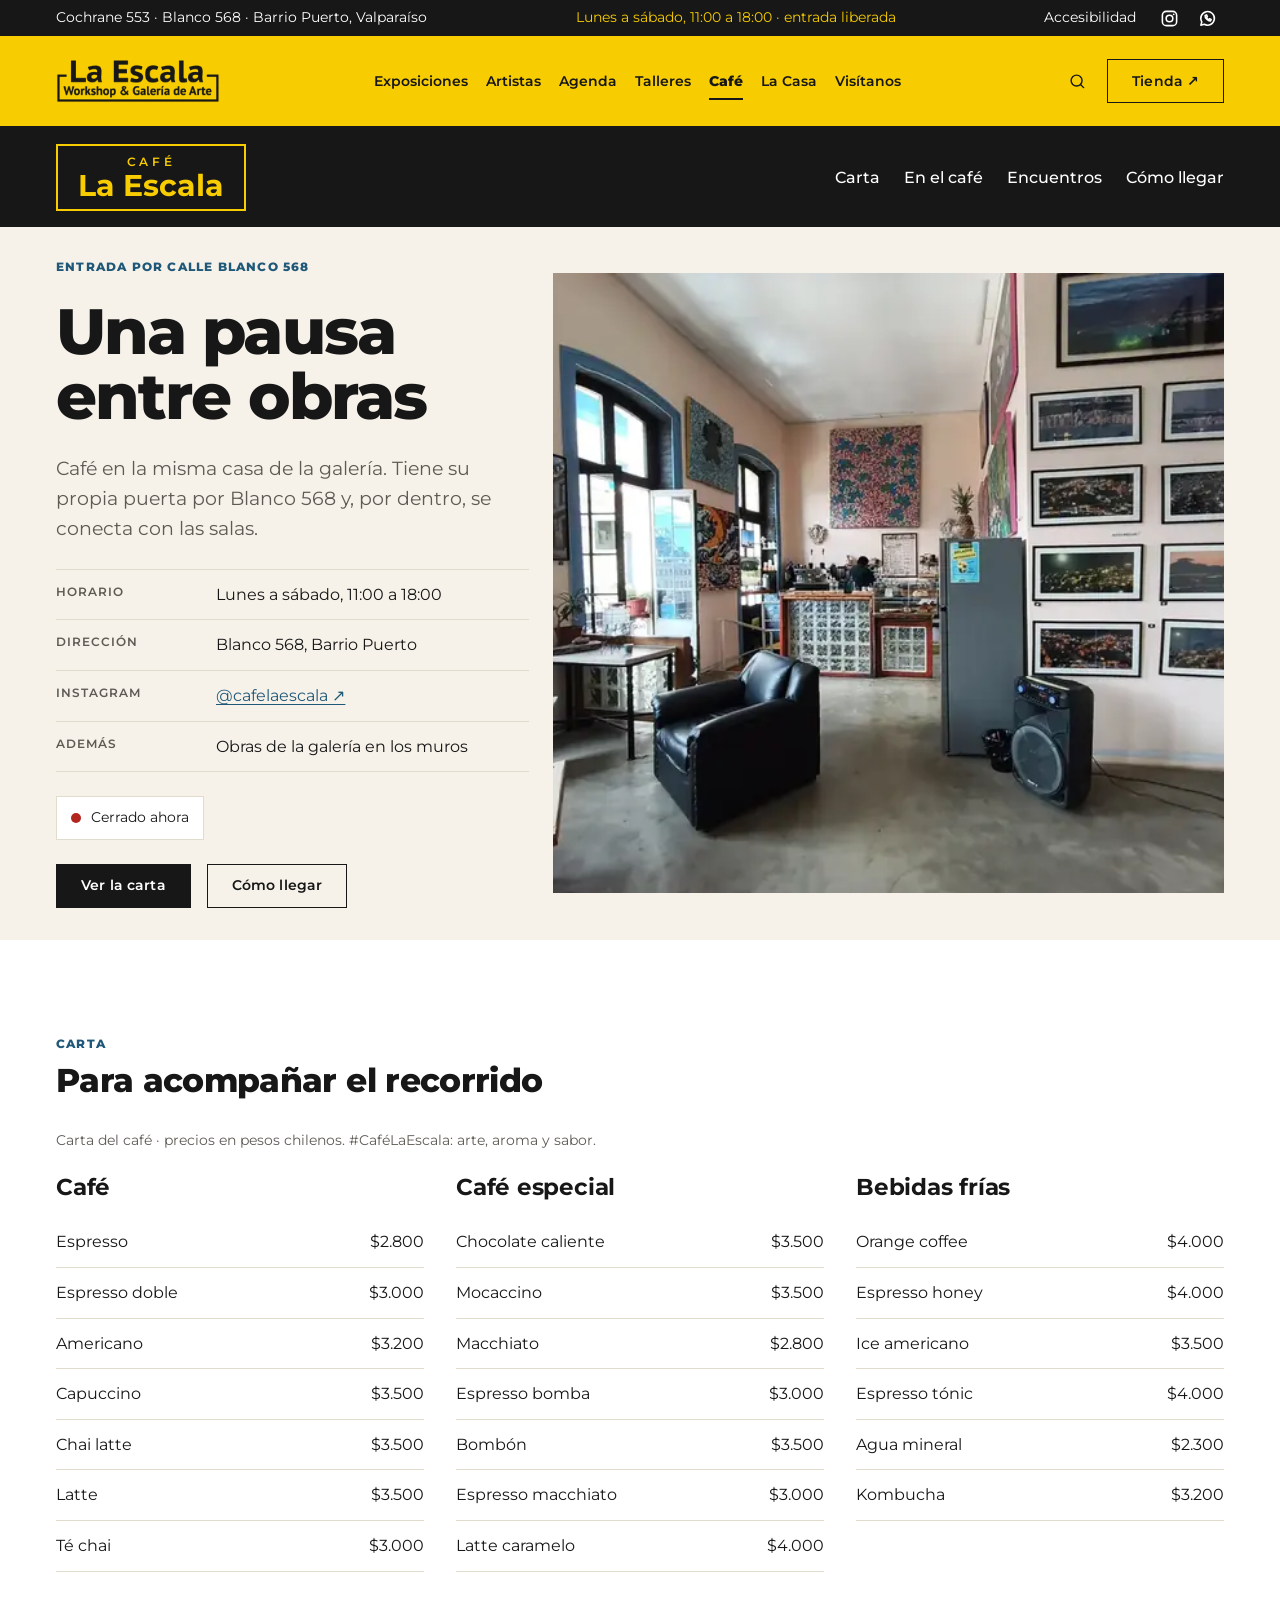
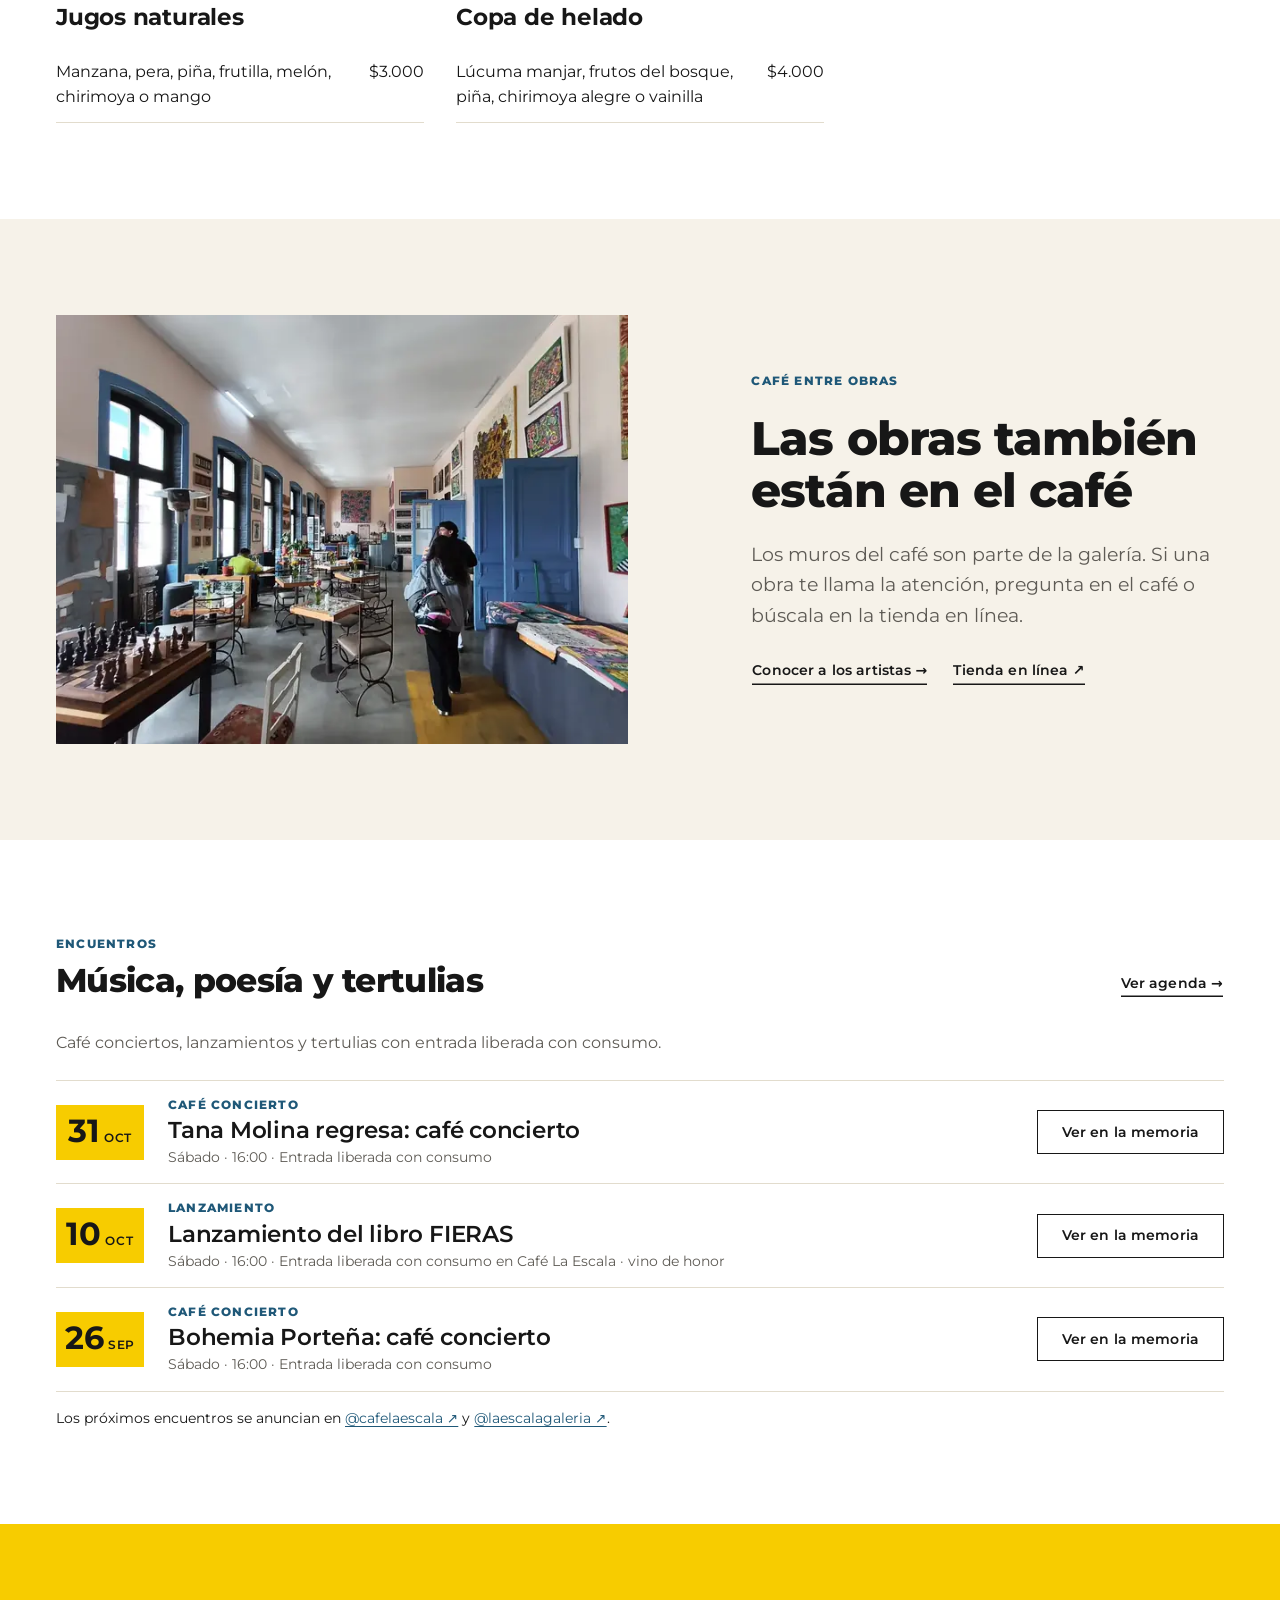
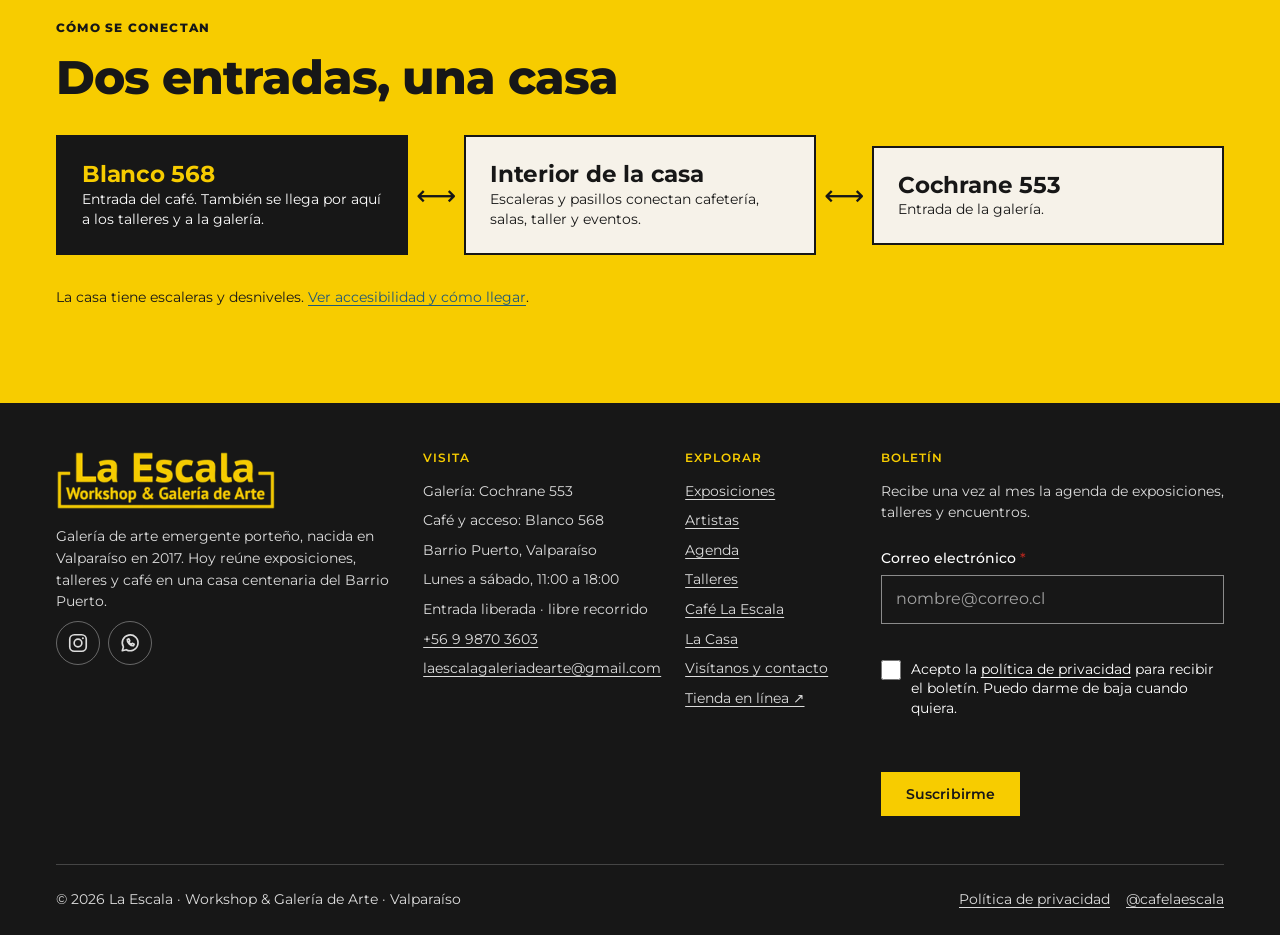
<file: cafe.html>
<!DOCTYPE html>
<html lang="es">

<head>
  <meta charset="UTF-8">
  <meta name="viewport" content="width=device-width, initial-scale=1">
  <title>Café La Escala · Café entre obras en Blanco 568, Barrio Puerto</title>
  <meta name="description"
    content="Café La Escala: entrada por Blanco 568, conectado con la galería por dentro de la casa. Lunes a sábado de 11:00 a 18:00.">
  <link rel="canonical" href="https://gloria-garcia.github.io/la-escala/cafe.html">
  <meta name="theme-color" content="#f7cc00">
  <meta property="og:type" content="website">
  <meta property="og:site_name" content="La Escala · Workshop &amp; Galería de Arte">
  <meta property="og:locale" content="es_CL">
  <meta property="og:title" content="Café La Escala · Café entre obras en Blanco 568, Barrio Puerto">
  <meta property="og:description"
    content="Café La Escala: entrada por Blanco 568, conectado con la galería por dentro de la casa. Lunes a sábado de 11:00 a 18:00.">
  <meta property="og:url" content="https://gloria-garcia.github.io/la-escala/cafe.html">
  <meta property="og:image" content="https://gloria-garcia.github.io/la-escala/img/og-la-escala.jpg">
  <meta property="og:image:alt" content="Logo de La Escala sobre fondo negro">
  <meta name="twitter:card" content="summary_large_image">
  <link rel="icon" href="favicon.svg" type="image/svg+xml">
  <link rel="preload" href="fonts/montserrat-latin-400-normal.woff2" as="font" type="font/woff2" crossorigin>
  <link rel="preload" href="fonts/montserrat-latin-800-normal.woff2" as="font" type="font/woff2" crossorigin>
  <link rel="preload" href="fonts/montserrat-latin-700-normal.woff2" as="font" type="font/woff2" crossorigin>
  <link rel="preload" href="fonts/montserrat-latin-600-normal.woff2" as="font" type="font/woff2" crossorigin>
  <link rel="stylesheet" href="css/styles.css">
  <noscript>
    <style>
      [data-vista-calendario] {
        display: none;
      }

    </style>
  </noscript>
  <script src="js/datos.js" defer></script>
  <script src="js/main.js" defer></script>
</head>

<body>
  <!-- Enlace para saltar la navegación con el teclado (accesibilidad, Clase 9) -->
  <a class="saltar" href="#contenido">Saltar al contenido principal</a>
  <noscript>
    <p class="noscript">Algunas funciones interactivas no están disponibles sin JavaScript. Todo el contenido sigue
      aquí.</p>
  </noscript>
  <!-- Barra superior: datos de visita y redes -->
  <div class="barra-superior">
    <div class="contenedor barra-superior__fila">
      <p>Cochrane 553 · Blanco 568 · Barrio Puerto, Valparaíso</p>
      <p class="barra-superior__destacado">Lunes a sábado, 11:00 a 18:00 · entrada liberada</p>
      <div class="barra-superior__lista">
        <a href="visitanos.html#accesibilidad">Accesibilidad</a>
        <ul class="redes">
          <li><a href="https://www.instagram.com/laescalagaleria/" target="_blank" rel="noopener"><svg
                viewBox="0 0 24 24" aria-hidden="true" focusable="false">
                <rect x="3" y="3" width="18" height="18" rx="5" />
                <circle cx="12" cy="12" r="4.2" />
                <circle class="redes__punto" cx="17.3" cy="6.7" r="1.1" />
              </svg><span class="visualmente-oculto">Instagram de La Escala (se abre en otra pestaña)</span></a></li>
          <li><a href="https://wa.me/56998703603" target="_blank" rel="noopener"><svg viewBox="0 0 24 24"
                aria-hidden="true" focusable="false">
                <path d="M3.6 20.4l1.2-4.1a8.6 8.6 0 1 1 3.1 3l-4.3 1.1z" />
                <path
                  d="M9 8.3c-.4 2.9 3.8 7.1 6.7 6.7l.9-1.7-2.1-1-1.1 1.1c-1.2-.5-2.2-1.5-2.7-2.7l1.1-1.1-1-2.1-1.8.8z" />
              </svg><span class="visualmente-oculto">WhatsApp +56 9 9870 3603 (se abre en otra pestaña)</span></a></li>
        </ul>
      </div>
    </div>
  </div>
  <!-- Cabecera y navegación principal (se repite en todas las páginas) -->
  <header class="cabecera" data-cabecera>
    <div class="contenedor cabecera__fila">
      <a class="cabecera__logo" href="index.html" aria-label="La Escala, Workshop y Galería de Arte: ir al inicio">
        <img src="img/logo-la-escala-tinta-480.webp"
          srcset="img/logo-la-escala-tinta-240.webp 240w, img/logo-la-escala-tinta-480.webp 480w" sizes="164px" alt=""
          width="480" height="128">
      </a>
      <nav class="nav" id="menu" aria-label="Principal">
        <ul class="nav__lista">
          <li><a class="nav__enlace" href="exposiciones.html">Exposiciones</a></li>
          <li><a class="nav__enlace" href="artistas.html">Artistas</a></li>
          <li><a class="nav__enlace" href="agenda.html">Agenda</a></li>
          <li><a class="nav__enlace" href="talleres.html">Talleres</a></li>
          <li><a class="nav__enlace" href="cafe.html" aria-current="page">Café</a></li>
          <li><a class="nav__enlace" href="la-casa.html">La Casa</a></li>
          <li><a class="nav__enlace" href="visitanos.html">Visítanos</a></li>
        </ul>
        <div class="nav__extra">
          <a class="btn btn--acento" href="https://www.laescala.cl" target="_blank" rel="noopener">Tienda en línea
            ↗<span class="visualmente-oculto"> (se abre en otra pestaña)</span></a>
          <p>Cochrane 553 · Blanco 568 · Barrio Puerto, Valparaíso<br>Lunes a sábado, 11:00 a 18:00 · entrada liberada
          </p>
          <ul class="redes">
            <li><a href="https://www.instagram.com/laescalagaleria/" target="_blank" rel="noopener"><svg
                  viewBox="0 0 24 24" aria-hidden="true" focusable="false">
                  <rect x="3" y="3" width="18" height="18" rx="5" />
                  <circle cx="12" cy="12" r="4.2" />
                  <circle class="redes__punto" cx="17.3" cy="6.7" r="1.1" />
                </svg><span class="visualmente-oculto">Instagram de La Escala (se abre en otra pestaña)</span></a></li>
            <li><a href="https://wa.me/56998703603" target="_blank" rel="noopener"><svg viewBox="0 0 24 24"
                  aria-hidden="true" focusable="false">
                  <path d="M3.6 20.4l1.2-4.1a8.6 8.6 0 1 1 3.1 3l-4.3 1.1z" />
                  <path
                    d="M9 8.3c-.4 2.9 3.8 7.1 6.7 6.7l.9-1.7-2.1-1-1.1 1.1c-1.2-.5-2.2-1.5-2.7-2.7l1.1-1.1-1-2.1-1.8.8z" />
                </svg><span class="visualmente-oculto">WhatsApp +56 9 9870 3603 (se abre en otra pestaña)</span></a>
            </li>
          </ul>
        </div>
      </nav>
      <div class="cabecera__acciones">
        <a class="btn-icono" href="artistas.html#buscador" data-abrir-busqueda><svg class="icono" viewBox="0 0 24 24"
            aria-hidden="true" focusable="false">
            <circle cx="11" cy="11" r="7" />
            <path d="M20 20l-4-4" />
          </svg><span class="btn-icono__texto">Buscar</span><span class="visualmente-oculto"> en el sitio</span></a>
        <a class="btn btn--contorno cabecera__tienda" href="https://www.laescala.cl" target="_blank"
          rel="noopener">Tienda ↗<span class="visualmente-oculto"> (se abre en otra pestaña)</span></a>
        <button type="button" class="menu-btn" aria-expanded="false" aria-controls="menu" aria-label="Abrir menú"
          data-menu-btn><svg class="icono" viewBox="0 0 24 24" aria-hidden="true" focusable="false">
            <path d="M3 7h18M3 12h18M3 17h18" />
          </svg><span data-menu-texto>Menú</span></button>
      </div>
    </div>
  </header>
  <main id="contenido" tabindex="-1">
    <div class="submarca">
      <div class="contenedor submarca__fila">
        <p class="logo-cafe" aria-hidden="true"><span class="logo-cafe__cafe">CAFÉ</span><span
            class="logo-cafe__nombre">La Escala</span></p>
        <nav aria-label="Secciones del café">
          <ul class="submarca__anclas">
            <li><a href="#carta">Carta</a></li>
            <li><a href="#entre-obras">En el café</a></li>
            <li><a href="#encuentros">Encuentros</a></li>
            <li><a href="#llegar">Cómo llegar</a></li>
          </ul>
        </nav>
      </div>
    </div>

    <section class="hero contenedor" aria-labelledby="titulo-pagina">
      <div class="dividido dividido--5-7">
        <div class="pila--l">
          <p class="etiqueta">Entrada por calle Blanco 568</p>
          <h1 id="titulo-pagina" class="display">Una pausa entre obras</h1>
          <p class="lead texto-suave">Café en la misma casa de la galería. Tiene su propia puerta por Blanco 568 y, por
            dentro, se conecta con las salas.</p>
          <dl class="ficha ficha--horizontal">
            <div class="ficha__fila">
              <dt>Horario</dt>
              <dd>Lunes a sábado, 11:00 a 18:00</dd>
            </div>
            <div class="ficha__fila">
              <dt>Dirección</dt>
              <dd>Blanco 568, Barrio Puerto</dd>
            </div>
            <div class="ficha__fila">
              <dt>Instagram</dt>
              <dd><a href="https://www.instagram.com/cafelaescala/" target="_blank" rel="noopener">@cafelaescala ↗<span
                    class="visualmente-oculto"> (se abre en otra pestaña)</span></a></dd>
            </div>
            <div class="ficha__fila">
              <dt>Además</dt>
              <dd>Obras de la galería en los muros</dd>
            </div>
          </dl>
          <p class="abierto" data-abierto="cafe" role="status">Lunes a sábado, 11:00 a 18:00</p>
          <div class="fila"><a class="btn btn--primario" href="#carta">Ver la carta</a><a class="btn btn--contorno"
              href="#llegar">Cómo llegar</a></div>
        </div>
        <figure class="hero__img"><img src="img/cafe-mesas.webp"
            srcset="img/cafe-mesas-640.webp 640w, img/cafe-mesas.webp 1200w" sizes="(min-width: 1100px) 50vw, 100vw"
            alt="Café La Escala: sillón, mesas y fotografías enmarcadas en los muros" width="1200" height="900"
            fetchpriority="high"></figure>
      </div>
    </section>

    <section class="seccion seccion--blanca" id="carta" aria-labelledby="carta-titulo">
      <div class="contenedor">
        <div class="seccion__cabeza">
          <div>
            <p class="etiqueta">Carta</p>
            <h2 id="carta-titulo">Para acompañar el recorrido</h2>
          </div>

        </div>
        <p class="pequeno texto-suave intro-seccion">Carta del café · precios en pesos chilenos. #CaféLaEscala: arte,
          aroma y sabor.</p>
        <div class="carta">
          <div>
            <h3>Café</h3>
            <ul>
              <li><span>Espresso</span><span>$2.800</span></li>
              <li><span>Espresso doble</span><span>$3.000</span></li>
              <li><span>Americano</span><span>$3.200</span></li>
              <li><span>Capuccino</span><span>$3.500</span></li>
              <li><span>Chai latte</span><span>$3.500</span></li>
              <li><span>Latte</span><span>$3.500</span></li>
              <li><span>Té chai</span><span>$3.000</span></li>
            </ul>
          </div>
          <div>
            <h3>Café especial</h3>
            <ul>
              <li><span>Chocolate caliente</span><span>$3.500</span></li>
              <li><span>Mocaccino</span><span>$3.500</span></li>
              <li><span>Macchiato</span><span>$2.800</span></li>
              <li><span>Espresso bomba</span><span>$3.000</span></li>
              <li><span>Bombón</span><span>$3.500</span></li>
              <li><span>Espresso macchiato</span><span>$3.000</span></li>
              <li><span>Latte caramelo</span><span>$4.000</span></li>
            </ul>
          </div>
          <div>
            <h3>Bebidas frías</h3>
            <ul>
              <li><span>Orange coffee</span><span>$4.000</span></li>
              <li><span>Espresso honey</span><span>$4.000</span></li>
              <li><span>Ice americano</span><span>$3.500</span></li>
              <li><span>Espresso tónic</span><span>$4.000</span></li>
              <li><span>Agua mineral</span><span>$2.300</span></li>
              <li><span>Kombucha</span><span>$3.200</span></li>
            </ul>
          </div>
          <div>
            <h3>Jugos naturales</h3>
            <ul>
              <li><span>Manzana, pera, piña, frutilla, melón, chirimoya o mango</span><span>$3.000</span></li>
            </ul>
          </div>
          <div>
            <h3>Copa de helado</h3>
            <ul>
              <li><span>Lúcuma manjar, frutos del bosque, piña, chirimoya alegre o vainilla</span><span>$4.000</span>
              </li>
            </ul>
          </div>
        </div>
      </div>
    </section>

    <section class="seccion" id="entre-obras" aria-labelledby="obras-cafe-titulo">
      <div class="contenedor dividido dividido--6-5">
        <figure><img src="img/cafe-muros.webp" srcset="img/cafe-muros-640.webp 640w, img/cafe-muros.webp 1200w"
            sizes="(min-width: 1100px) 50vw, 100vw"
            alt="Salón del café con mesas, un tablero de ajedrez y pinturas en los muros" width="1200" height="900"
            loading="lazy" decoding="async"></figure>
        <div class="pila--l">
          <p class="etiqueta">Café entre obras</p>
          <h2 id="obras-cafe-titulo" class="titulo-grande">Las obras también están en el café</h2>
          <p class="lead texto-suave">Los muros del café son parte de la galería. Si una obra te llama la atención,
            pregunta en el café o búscala en la tienda en línea.</p>
          <div class="fila fila--l"><a class="btn btn--texto" href="artistas.html">Conocer a los artistas →</a><a
              class="btn btn--texto" href="https://www.laescala.cl" target="_blank" rel="noopener">Tienda en línea
              ↗<span class="visualmente-oculto"> (se abre en otra pestaña)</span></a></div>
        </div>
      </div>
    </section>

    <section class="seccion seccion--blanca" id="encuentros" aria-labelledby="encuentros-titulo">
      <div class="contenedor">
        <div class="seccion__cabeza">
          <div>
            <p class="etiqueta">Encuentros</p>
            <h2 id="encuentros-titulo">Música, poesía y tertulias</h2>
          </div>
          <a class="btn btn--texto" href="agenda.html">Ver agenda →</a>
        </div>
        <p class="texto-suave intro-seccion">Café conciertos, lanzamientos y tertulias con entrada liberada con consumo.
        </p>
        <ol class="eventos">
          <li class="evento">
            <p class="evento__fecha"><time datetime="2026-10-31T16:00"><span class="evento__dia">31</span> <span
                  class="evento__mes">Oct</span></time></p>
            <div class="evento__cuerpo">
              <p class="etiqueta">Café concierto</p>
              <h3 class="evento__titulo">Tana Molina regresa: café concierto</h3>
              <p class="pequeno texto-suave">Sábado · 16:00 · Entrada liberada con consumo</p>
            </div>
            <a class="btn btn--contorno evento__accion" href="exposicion.html?id=tana-molina">Ver en la memoria<span
                class="visualmente-oculto">: Tana Molina regresa: café concierto</span></a>
          </li>
          <li class="evento">
            <p class="evento__fecha"><time datetime="2026-10-10T16:00"><span class="evento__dia">10</span> <span
                  class="evento__mes">Oct</span></time></p>
            <div class="evento__cuerpo">
              <p class="etiqueta">Lanzamiento</p>
              <h3 class="evento__titulo">Lanzamiento del libro FIERAS</h3>
              <p class="pequeno texto-suave">Sábado · 16:00 · Entrada liberada con consumo en Café La Escala · vino de
                honor</p>
            </div>
            <a class="btn btn--contorno evento__accion" href="exposicion.html?id=fieras-2026">Ver en la memoria<span
                class="visualmente-oculto">: Lanzamiento del libro FIERAS</span></a>
          </li>
          <li class="evento">
            <p class="evento__fecha"><time datetime="2026-09-26T16:00"><span class="evento__dia">26</span> <span
                  class="evento__mes">Sep</span></time></p>
            <div class="evento__cuerpo">
              <p class="etiqueta">Café concierto</p>
              <h3 class="evento__titulo">Bohemia Porteña: café concierto</h3>
              <p class="pequeno texto-suave">Sábado · 16:00 · Entrada liberada con consumo</p>
            </div>
            <a class="btn btn--contorno evento__accion" href="exposicion.html?id=bohemia-portena">Ver en la memoria<span
                class="visualmente-oculto">: Bohemia Porteña: café concierto</span></a>
          </li>
        </ol>
        <p class="pequeno nota">Los próximos encuentros se anuncian en <a href="https://www.instagram.com/cafelaescala/"
            target="_blank" rel="noopener">@cafelaescala ↗<span class="visualmente-oculto"> (se abre en otra
              pestaña)</span></a> y <a href="https://www.instagram.com/laescalagaleria/" target="_blank"
            rel="noopener">@laescalagaleria ↗<span class="visualmente-oculto"> (se abre en otra pestaña)</span></a>.</p>
      </div>
    </section>

    <section class="seccion seccion--amarillo" id="llegar" aria-labelledby="llegar-titulo">
      <div class="contenedor pila--xl">
        <div class="pila">
          <p class="etiqueta etiqueta--tinta">Cómo se conectan</p>
          <h2 id="llegar-titulo" class="titulo-grande">Dos entradas, una casa</h2>
        </div>
        <ol class="diagrama-puertas">
          <li>
            <h3>Blanco 568</h3>
            <p class="pequeno">Entrada del café. También se llega por aquí a los talleres y a la galería.</p>
          </li>
          <li class="diagrama-puertas__flecha" aria-hidden="true">⟷</li>
          <li>
            <h3>Interior de la casa</h3>
            <p class="pequeno">Escaleras y pasillos conectan cafetería, salas, taller y eventos.</p>
          </li>
          <li class="diagrama-puertas__flecha" aria-hidden="true">⟷</li>
          <li>
            <h3>Cochrane 553</h3>
            <p class="pequeno">Entrada de la galería.</p>
          </li>
        </ol>
        <p class="pequeno">La casa tiene escaleras y desniveles. <a href="visitanos.html#accesibilidad">Ver
            accesibilidad y cómo llegar</a>.</p>
      </div>
    </section>
  </main>
  <!-- Pie de página -->
  <footer class="pie">
    <div class="contenedor">
      <div class="pie__grilla">
        <div class="pila">
          <img class="pie__logo" src="img/logo-la-escala-amarillo-560.webp"
            srcset="img/logo-la-escala-amarillo-280.webp 280w, img/logo-la-escala-amarillo-560.webp 560w" sizes="220px"
            alt="La Escala, Workshop y Galería de Arte" width="560" height="150" loading="lazy">
          <p>Galería de arte emergente porteño, nacida en Valparaíso en 2017. Hoy reúne exposiciones, talleres y café en
            una casa centenaria del Barrio Puerto.</p>
          <ul class="redes redes--pie">
            <li><a href="https://www.instagram.com/laescalagaleria/" target="_blank" rel="noopener"><svg
                  viewBox="0 0 24 24" aria-hidden="true" focusable="false">
                  <rect x="3" y="3" width="18" height="18" rx="5" />
                  <circle cx="12" cy="12" r="4.2" />
                  <circle class="redes__punto" cx="17.3" cy="6.7" r="1.1" />
                </svg><span class="visualmente-oculto">Instagram de La Escala (se abre en otra pestaña)</span></a></li>
            <li><a href="https://wa.me/56998703603" target="_blank" rel="noopener"><svg viewBox="0 0 24 24"
                  aria-hidden="true" focusable="false">
                  <path d="M3.6 20.4l1.2-4.1a8.6 8.6 0 1 1 3.1 3l-4.3 1.1z" />
                  <path
                    d="M9 8.3c-.4 2.9 3.8 7.1 6.7 6.7l.9-1.7-2.1-1-1.1 1.1c-1.2-.5-2.2-1.5-2.7-2.7l1.1-1.1-1-2.1-1.8.8z" />
                </svg><span class="visualmente-oculto">WhatsApp +56 9 9870 3603 (se abre en otra pestaña)</span></a>
            </li>
          </ul>
        </div>
        <div>
          <h2>Visita</h2>
          <address>
            <ul>
              <li>Galería: Cochrane 553</li>
              <li>Café y acceso: Blanco 568</li>
              <li>Barrio Puerto, Valparaíso</li>
              <li>Lunes a sábado, 11:00 a 18:00</li>
              <li>Entrada liberada · libre recorrido</li>
              <li><a href="tel:+56998703603">+56 9 9870 3603</a></li>
              <li><a href="mailto:laescalagaleriadearte@gmail.com">laescalagaleriadearte@gmail.com</a></li>
            </ul>
          </address>
        </div>
        <nav aria-label="Pie de página">
          <h2>Explorar</h2>
          <ul>
            <li><a href="exposiciones.html">Exposiciones</a></li>
            <li><a href="artistas.html">Artistas</a></li>
            <li><a href="agenda.html">Agenda</a></li>
            <li><a href="talleres.html">Talleres</a></li>
            <li><a href="cafe.html">Café La Escala</a></li>
            <li><a href="la-casa.html">La Casa</a></li>
            <li><a href="visitanos.html">Visítanos y contacto</a></li>
            <li><a href="https://www.laescala.cl" target="_blank" rel="noopener">Tienda en línea ↗<span
                  class="visualmente-oculto"> (se abre en otra pestaña)</span></a></li>
          </ul>
        </nav>
        <div class="pie__boletin">
          <h2>Boletín</h2>
          <form class="form" data-validar action="#" method="post" aria-label="Suscripción al boletín">
            <p>Recibe una vez al mes la agenda de exposiciones, talleres y encuentros.</p>
            <div class="campo">
              <label for="boletin-correo">Correo electrónico <span class="requerido" aria-hidden="true">*</span></label>
              <input type="email" id="boletin-correo" name="correo" autocomplete="email"
                pattern="[^@\s]+@[^@\s]+\.[^@\s]+" placeholder="nombre@correo.cl" required
                aria-describedby="boletin-correo-error">
              <p class="campo__error" id="boletin-correo-error" aria-live="polite"></p>
            </div>
            <label class="check" for="boletin-privacidad"><input type="checkbox" id="boletin-privacidad"
                name="privacidad" required aria-describedby="boletin-privacidad-error"> <span>Acepto la <a
                  href="privacidad.html">política de privacidad</a> para recibir el boletín. Puedo darme de baja cuando
                quiera.</span></label>
            <p class="campo__error" id="boletin-privacidad-error" aria-live="polite"></p>
            <div class="form__envio"><button type="submit" class="btn btn--acento">Suscribirme</button></div>
          </form>
          <p class="form__exito" data-exito hidden role="status">¡Gracias! Te escribiremos con la próxima agenda.</p>
        </div>
      </div>
      <div class="pie__legal">
        <p>© 2026 La Escala · Workshop &amp; Galería de Arte · Valparaíso</p>
        <ul>
          <li><a href="privacidad.html">Política de privacidad</a></li>
          <li><a href="https://www.instagram.com/cafelaescala/" target="_blank" rel="noopener">@cafelaescala<span
                class="visualmente-oculto"> (se abre en otra pestaña)</span></a></li>
        </ul>
      </div>
    </div>
  </footer>
</body>

</html>
</file>
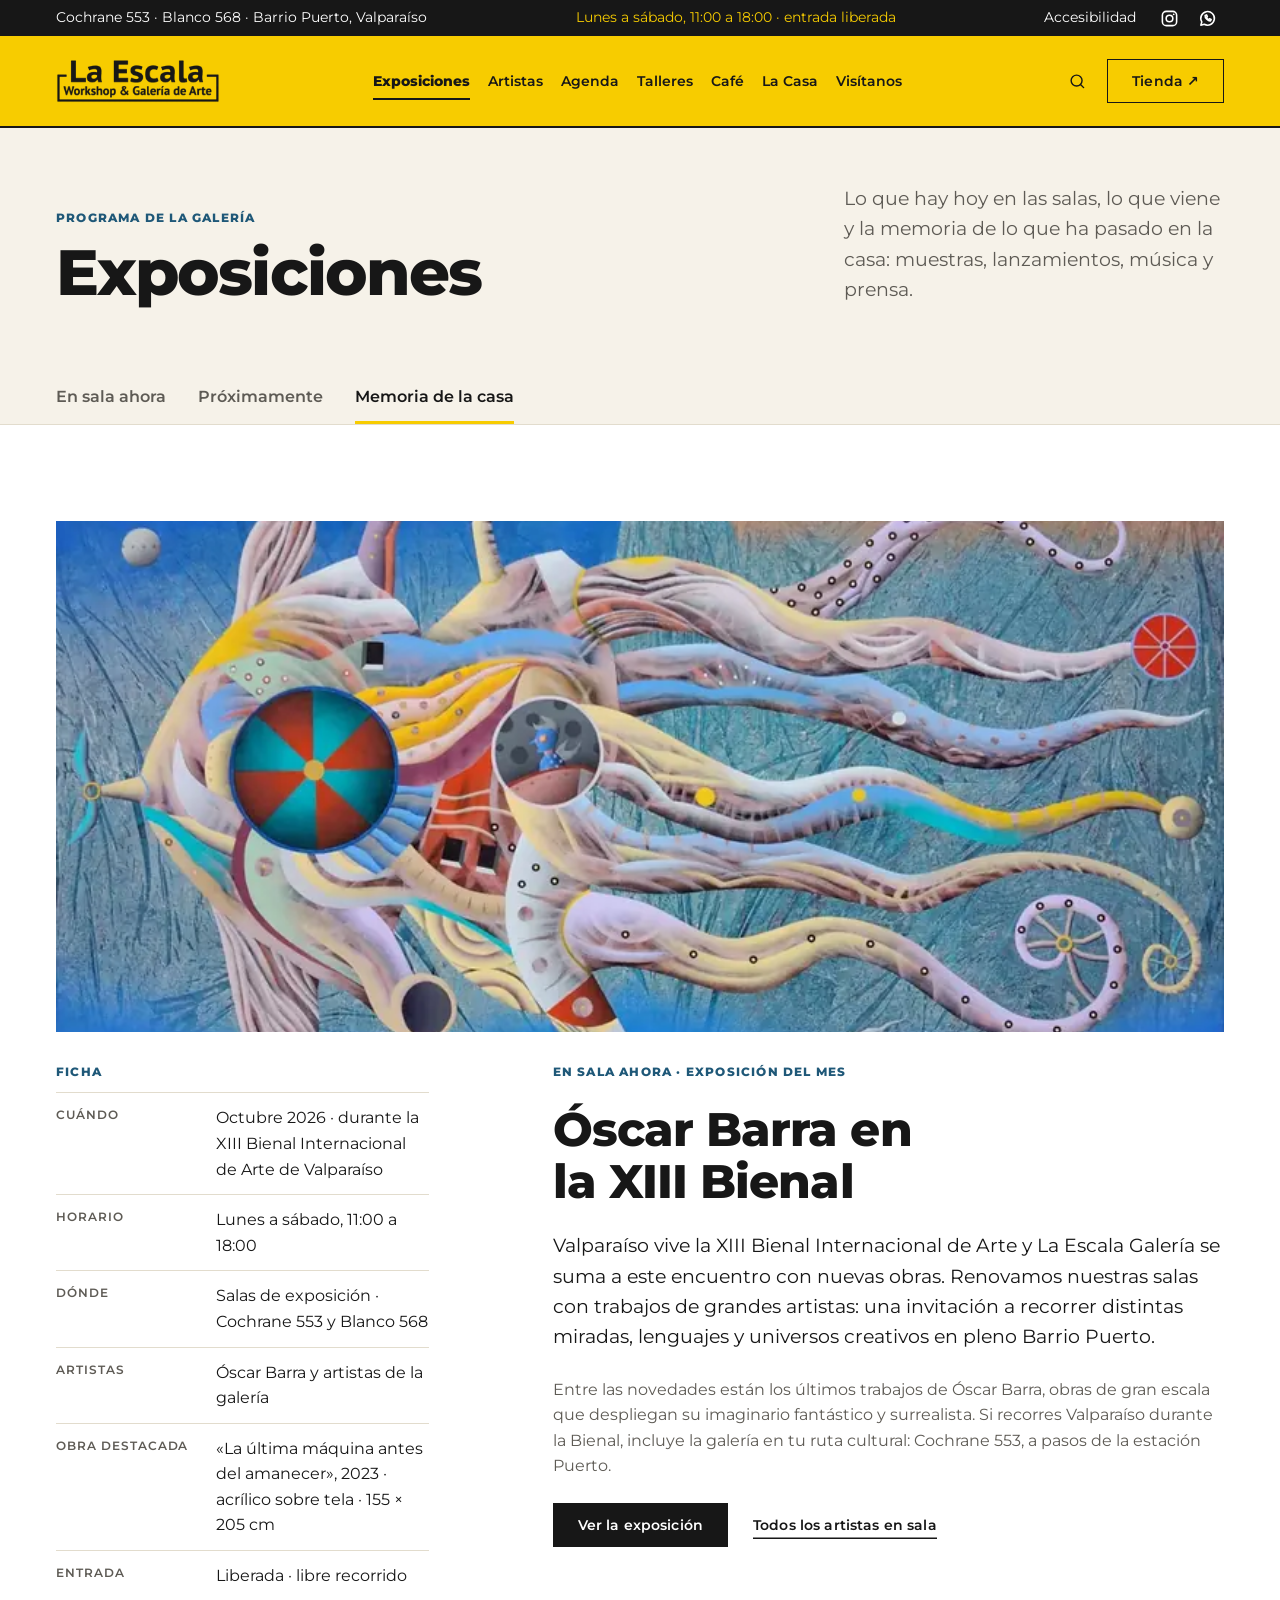
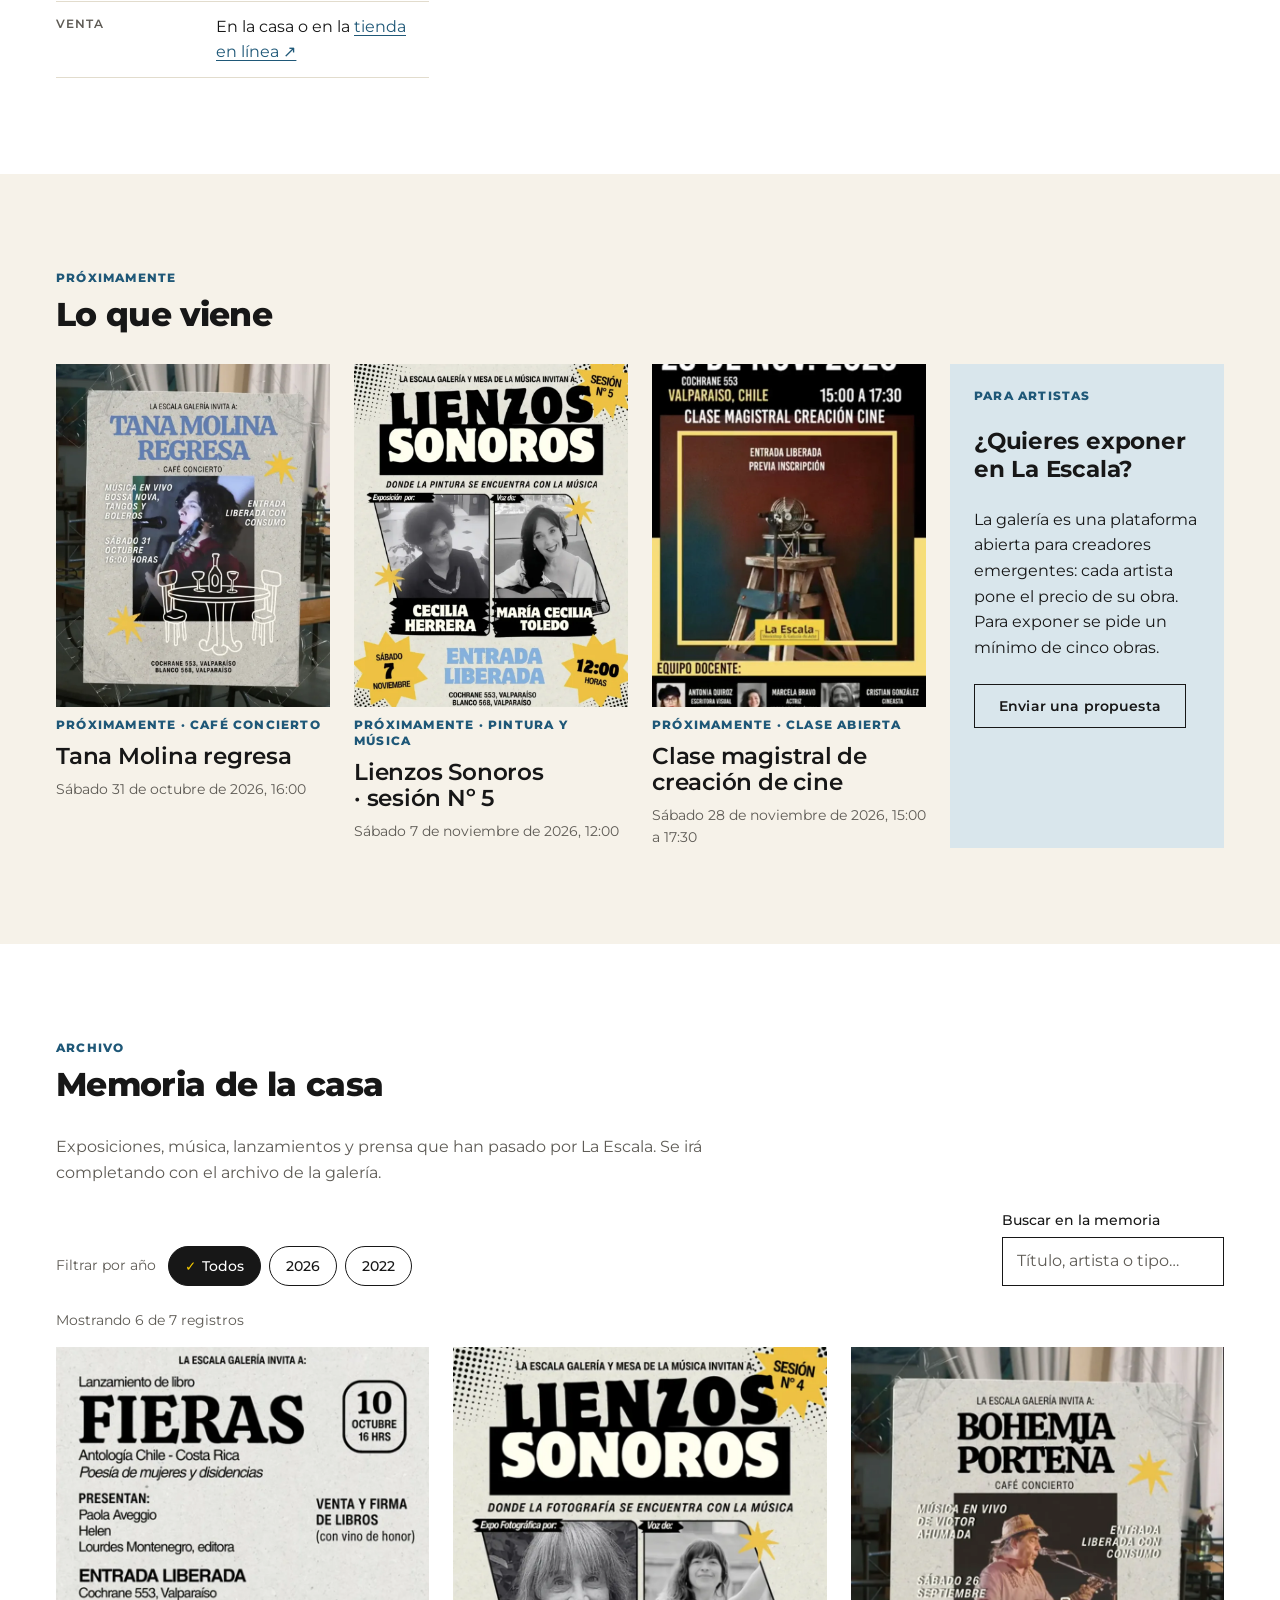
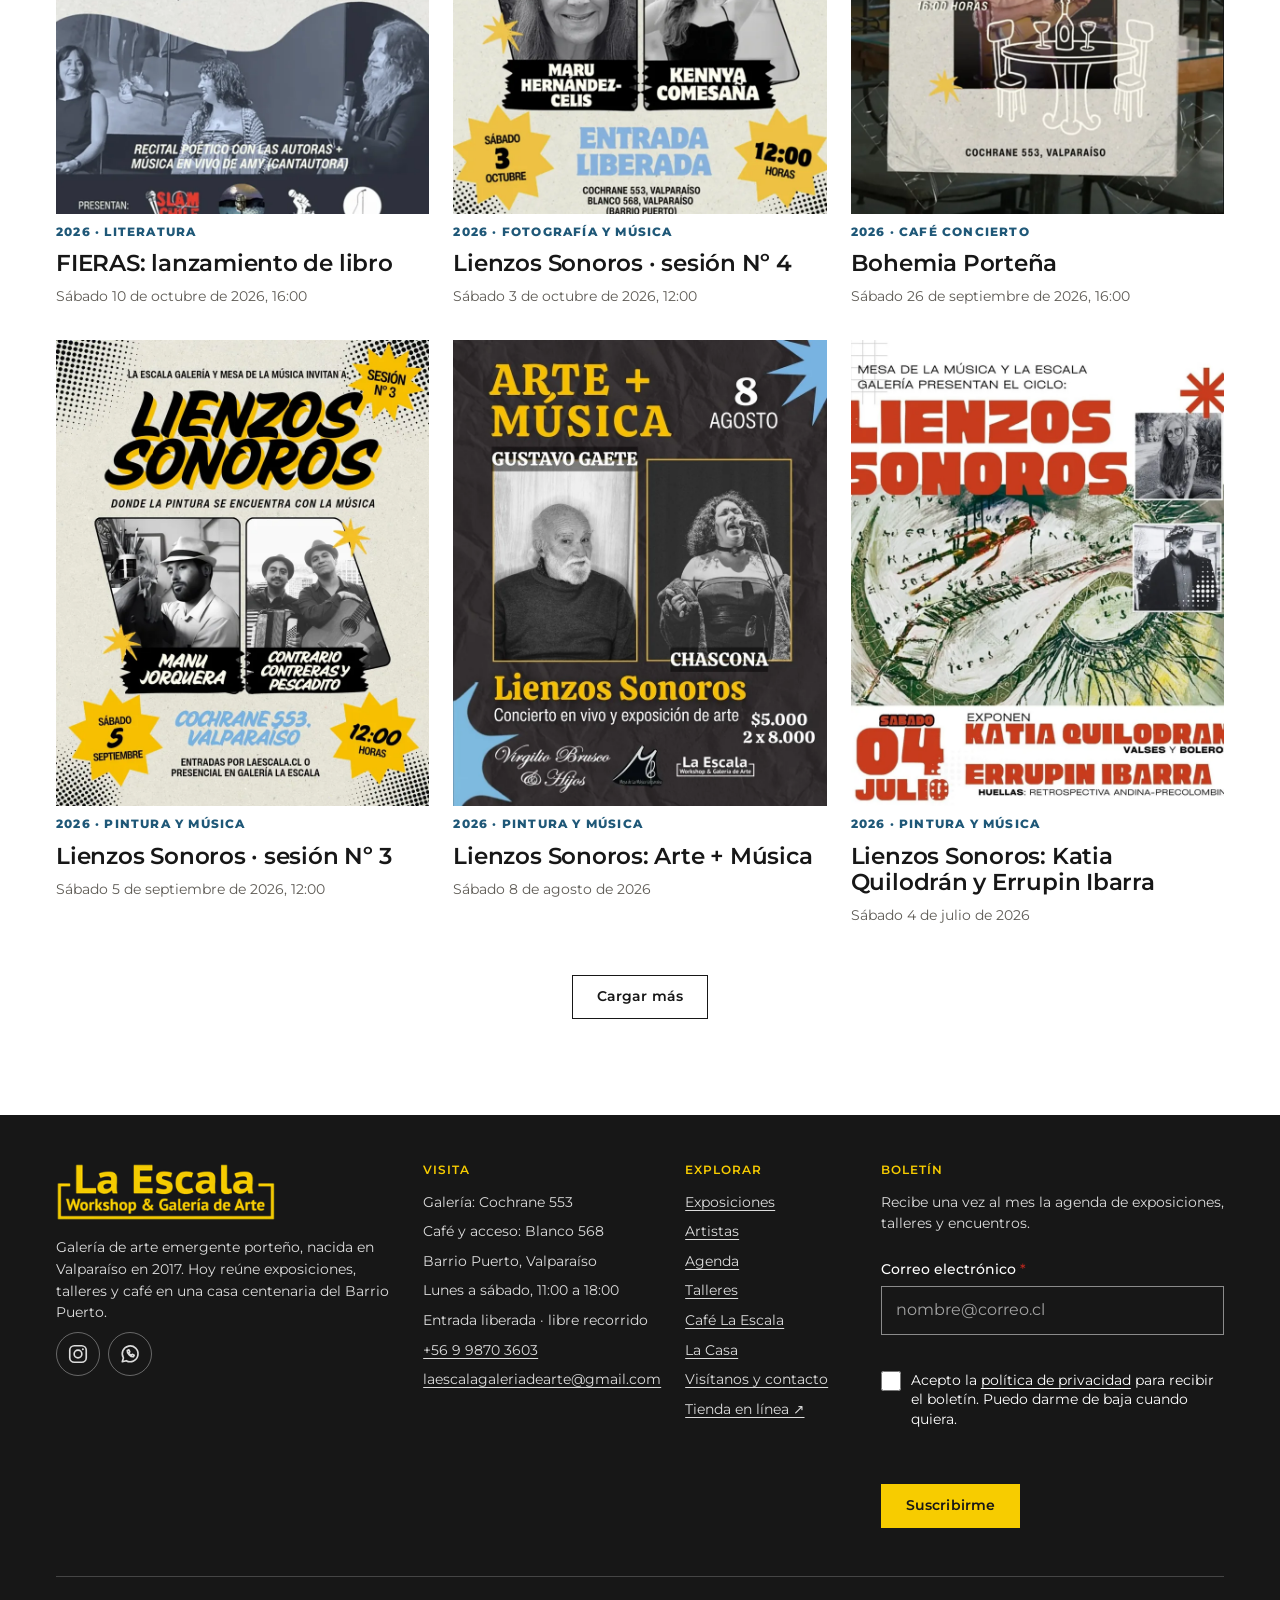
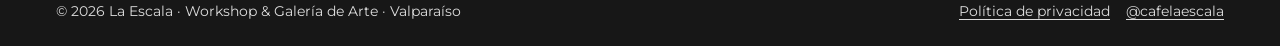
<file: exposiciones.html>
<!DOCTYPE html>
<html lang="es">

<head>
  <meta charset="UTF-8">
  <meta name="viewport" content="width=device-width, initial-scale=1">
  <title>Exposiciones y memoria · La Escala, galería en Valparaíso</title>
  <meta name="description"
    content="Exposición del mes de Óscar Barra en la XIII Bienal, próximas actividades y memoria de La Escala: Lienzos Sonoros, FIERAS, café conciertos y prensa.">
  <link rel="canonical" href="https://gloria-garcia.github.io/la-escala/exposiciones.html">
  <meta name="theme-color" content="#f7cc00">
  <meta property="og:type" content="website">
  <meta property="og:site_name" content="La Escala · Workshop &amp; Galería de Arte">
  <meta property="og:locale" content="es_CL">
  <meta property="og:title" content="Exposiciones y memoria · La Escala, galería en Valparaíso">
  <meta property="og:description"
    content="Exposición del mes de Óscar Barra en la XIII Bienal, próximas actividades y memoria de La Escala: Lienzos Sonoros, FIERAS, café conciertos y prensa.">
  <meta property="og:url" content="https://gloria-garcia.github.io/la-escala/exposiciones.html">
  <meta property="og:image" content="https://gloria-garcia.github.io/la-escala/img/og-la-escala.jpg">
  <meta property="og:image:alt" content="Logo de La Escala sobre fondo negro">
  <meta name="twitter:card" content="summary_large_image">
  <link rel="icon" href="favicon.svg" type="image/svg+xml">
  <link rel="preload" href="fonts/montserrat-latin-400-normal.woff2" as="font" type="font/woff2" crossorigin>
  <link rel="preload" href="fonts/montserrat-latin-800-normal.woff2" as="font" type="font/woff2" crossorigin>
  <link rel="preload" href="fonts/montserrat-latin-700-normal.woff2" as="font" type="font/woff2" crossorigin>
  <link rel="preload" href="fonts/montserrat-latin-600-normal.woff2" as="font" type="font/woff2" crossorigin>
  <link rel="stylesheet" href="css/styles.css">
  <noscript>
    <style>
      [data-vista-calendario] {
        display: none;
      }

    </style>
  </noscript>
  <script src="js/datos.js" defer></script>
  <script src="js/main.js" defer></script>
</head>

<body>
  <!-- Enlace para saltar la navegación con el teclado (accesibilidad, Clase 9) -->
  <a class="saltar" href="#contenido">Saltar al contenido principal</a>
  <noscript>
    <p class="noscript">Algunas funciones interactivas no están disponibles sin JavaScript. Todo el contenido sigue
      aquí.</p>
  </noscript>
  <!-- Barra superior: datos de visita y redes -->
  <div class="barra-superior">
    <div class="contenedor barra-superior__fila">
      <p>Cochrane 553 · Blanco 568 · Barrio Puerto, Valparaíso</p>
      <p class="barra-superior__destacado">Lunes a sábado, 11:00 a 18:00 · entrada liberada</p>
      <div class="barra-superior__lista">
        <a href="visitanos.html#accesibilidad">Accesibilidad</a>
        <ul class="redes">
          <li><a href="https://www.instagram.com/laescalagaleria/" target="_blank" rel="noopener"><svg
                viewBox="0 0 24 24" aria-hidden="true" focusable="false">
                <rect x="3" y="3" width="18" height="18" rx="5" />
                <circle cx="12" cy="12" r="4.2" />
                <circle class="redes__punto" cx="17.3" cy="6.7" r="1.1" />
              </svg><span class="visualmente-oculto">Instagram de La Escala (se abre en otra pestaña)</span></a></li>
          <li><a href="https://wa.me/56998703603" target="_blank" rel="noopener"><svg viewBox="0 0 24 24"
                aria-hidden="true" focusable="false">
                <path d="M3.6 20.4l1.2-4.1a8.6 8.6 0 1 1 3.1 3l-4.3 1.1z" />
                <path
                  d="M9 8.3c-.4 2.9 3.8 7.1 6.7 6.7l.9-1.7-2.1-1-1.1 1.1c-1.2-.5-2.2-1.5-2.7-2.7l1.1-1.1-1-2.1-1.8.8z" />
              </svg><span class="visualmente-oculto">WhatsApp +56 9 9870 3603 (se abre en otra pestaña)</span></a></li>
        </ul>
      </div>
    </div>
  </div>
  <!-- Cabecera y navegación principal (se repite en todas las páginas) -->
  <header class="cabecera" data-cabecera>
    <div class="contenedor cabecera__fila">
      <a class="cabecera__logo" href="index.html" aria-label="La Escala, Workshop y Galería de Arte: ir al inicio">
        <img src="img/logo-la-escala-tinta-480.webp"
          srcset="img/logo-la-escala-tinta-240.webp 240w, img/logo-la-escala-tinta-480.webp 480w" sizes="164px" alt=""
          width="480" height="128">
      </a>
      <nav class="nav" id="menu" aria-label="Principal">
        <ul class="nav__lista">
          <li><a class="nav__enlace" href="exposiciones.html" aria-current="page">Exposiciones</a></li>
          <li><a class="nav__enlace" href="artistas.html">Artistas</a></li>
          <li><a class="nav__enlace" href="agenda.html">Agenda</a></li>
          <li><a class="nav__enlace" href="talleres.html">Talleres</a></li>
          <li><a class="nav__enlace" href="cafe.html">Café</a></li>
          <li><a class="nav__enlace" href="la-casa.html">La Casa</a></li>
          <li><a class="nav__enlace" href="visitanos.html">Visítanos</a></li>
        </ul>
        <div class="nav__extra">
          <a class="btn btn--acento" href="https://www.laescala.cl" target="_blank" rel="noopener">Tienda en línea
            ↗<span class="visualmente-oculto"> (se abre en otra pestaña)</span></a>
          <p>Cochrane 553 · Blanco 568 · Barrio Puerto, Valparaíso<br>Lunes a sábado, 11:00 a 18:00 · entrada liberada
          </p>
          <ul class="redes">
            <li><a href="https://www.instagram.com/laescalagaleria/" target="_blank" rel="noopener"><svg
                  viewBox="0 0 24 24" aria-hidden="true" focusable="false">
                  <rect x="3" y="3" width="18" height="18" rx="5" />
                  <circle cx="12" cy="12" r="4.2" />
                  <circle class="redes__punto" cx="17.3" cy="6.7" r="1.1" />
                </svg><span class="visualmente-oculto">Instagram de La Escala (se abre en otra pestaña)</span></a></li>
            <li><a href="https://wa.me/56998703603" target="_blank" rel="noopener"><svg viewBox="0 0 24 24"
                  aria-hidden="true" focusable="false">
                  <path d="M3.6 20.4l1.2-4.1a8.6 8.6 0 1 1 3.1 3l-4.3 1.1z" />
                  <path
                    d="M9 8.3c-.4 2.9 3.8 7.1 6.7 6.7l.9-1.7-2.1-1-1.1 1.1c-1.2-.5-2.2-1.5-2.7-2.7l1.1-1.1-1-2.1-1.8.8z" />
                </svg><span class="visualmente-oculto">WhatsApp +56 9 9870 3603 (se abre en otra pestaña)</span></a>
            </li>
          </ul>
        </div>
      </nav>
      <div class="cabecera__acciones">
        <a class="btn-icono" href="artistas.html#buscador" data-abrir-busqueda><svg class="icono" viewBox="0 0 24 24"
            aria-hidden="true" focusable="false">
            <circle cx="11" cy="11" r="7" />
            <path d="M20 20l-4-4" />
          </svg><span class="btn-icono__texto">Buscar</span><span class="visualmente-oculto"> en el sitio</span></a>
        <a class="btn btn--contorno cabecera__tienda" href="https://www.laescala.cl" target="_blank"
          rel="noopener">Tienda ↗<span class="visualmente-oculto"> (se abre en otra pestaña)</span></a>
        <button type="button" class="menu-btn" aria-expanded="false" aria-controls="menu" aria-label="Abrir menú"
          data-menu-btn><svg class="icono" viewBox="0 0 24 24" aria-hidden="true" focusable="false">
            <path d="M3 7h18M3 12h18M3 17h18" />
          </svg><span data-menu-texto>Menú</span></button>
      </div>
    </div>
  </header>
  <main id="contenido" tabindex="-1">
    <section class="encabezado-pagina contenedor" aria-labelledby="titulo-pagina">
      <div class="encabezado-pagina__fila">
        <div class="encabezado-pagina__titulo">
          <p class="etiqueta">Programa de la galería</p>
          <h1 id="titulo-pagina" class="display">Exposiciones</h1>
        </div>
        <p class="lead texto-suave">Lo que hay hoy en las salas, lo que viene y la memoria de lo que ha pasado en la
          casa: muestras, lanzamientos, música y prensa.</p>
      </div>
    </section>

    <nav class="pestanas" aria-label="Secciones de esta página">
      <div class="contenedor">
        <ul>
          <li><a href="#en-sala">En sala ahora</a></li>
          <li><a href="#proximamente">Próximamente</a></li>
          <li><a href="#archivo">Memoria de la casa</a></li>
        </ul>
      </div>
    </nav>

    <section class="seccion seccion--blanca" id="en-sala" aria-labelledby="en-sala-titulo">
      <div class="contenedor pila--xl">
        <div class="imagen-sangre"><img src="img/expo-oscar-barra.webp"
            srcset="img/expo-oscar-barra-800.webp 800w, img/expo-oscar-barra.webp 1600w"
            sizes="(min-width: 1100px) 50vw, 100vw" alt="«La última máquina antes del amanecer», pintura de Óscar Barra"
            width="1600" height="1209" fetchpriority="high"></div>
        <div class="dividido dividido--4-7 dividido--arriba">
          <div>
            <p class="etiqueta etiqueta--espacio">Ficha</p>
            <dl class="ficha">
              <div class="ficha__fila">
                <dt>Cuándo</dt>
                <dd>Octubre 2026 · durante la XIII Bienal Internacional de Arte de Valparaíso</dd>
              </div>
              <div class="ficha__fila">
                <dt>Horario</dt>
                <dd>Lunes a sábado, 11:00 a 18:00</dd>
              </div>
              <div class="ficha__fila">
                <dt>Dónde</dt>
                <dd>Salas de exposición · Cochrane 553 y Blanco 568</dd>
              </div>
              <div class="ficha__fila">
                <dt>Artistas</dt>
                <dd>Óscar Barra y artistas de la galería</dd>
              </div>
              <div class="ficha__fila">
                <dt>Obra destacada</dt>
                <dd>«La última máquina antes del amanecer», 2023 · acrílico sobre tela · 155 × 205 cm</dd>
              </div>
              <div class="ficha__fila">
                <dt>Entrada</dt>
                <dd>Liberada · libre recorrido</dd>
              </div>
              <div class="ficha__fila">
                <dt>Venta</dt>
                <dd>En la casa o en la <a href="https://www.laescala.cl" target="_blank" rel="noopener">tienda en línea
                    ↗<span class="visualmente-oculto"> (se abre en otra pestaña)</span></a></dd>
              </div>
            </dl>
          </div>
          <div class="pila--l">
            <p class="etiqueta">En sala ahora · Exposición del mes</p>
            <h2 id="en-sala-titulo" class="titulo-grande">Óscar Barra en la XIII Bienal</h2>
            <p class="lead">Valparaíso vive la XIII Bienal Internacional de Arte y La Escala Galería se suma a este
              encuentro con nuevas obras. Renovamos nuestras salas con trabajos de grandes artistas: una invitación a
              recorrer distintas miradas, lenguajes y universos creativos en pleno Barrio Puerto.</p>
            <p class="texto-suave">Entre las novedades están los últimos trabajos de Óscar Barra, obras de gran escala
              que despliegan su imaginario fantástico y surrealista. Si recorres Valparaíso durante la Bienal, incluye
              la galería en tu ruta cultural: Cochrane 553, a pasos de la estación Puerto.</p>
            <div class="fila fila--l">
              <a class="btn btn--primario" href="exposicion.html?id=oscar-barra-bienal">Ver la exposición</a>
              <a class="btn btn--texto" href="exposicion.html?id=artistas-en-sala">Todos los artistas en sala</a>
            </div>
          </div>
        </div>
      </div>
    </section>

    <section class="seccion" id="proximamente" aria-labelledby="prox-titulo">
      <div class="contenedor">
        <div class="seccion__cabeza">
          <div>
            <p class="etiqueta">Próximamente</p>
            <h2 id="prox-titulo">Lo que viene</h2>
          </div>

        </div>
        <div class="grilla grilla--4">
          <article class="tarjeta tarjeta--afiche">
            <div class="tarjeta__imagen"><img src="img/expo-tana-molina.webp" alt="Afiche de Tana Molina regresa"
                width="800" height="1000" loading="lazy" decoding="async"></div>
            <p class="etiqueta">Próximamente · Café concierto</p>
            <h3 class="tarjeta__titulo"><a class="tarjeta__enlace" href="exposicion.html?id=tana-molina">Tana Molina
                regresa</a></h3>
            <p class="tarjeta__meta">Sábado 31 de octubre de 2026, 16:00</p>
          </article>
          <article class="tarjeta tarjeta--afiche">
            <div class="tarjeta__imagen"><img src="img/expo-lienzos-sonoros-5.webp"
                alt="Afiche de Lienzos Sonoros · sesión Nº 5" width="800" height="1000" loading="lazy" decoding="async">
            </div>
            <p class="etiqueta">Próximamente · Pintura y música</p>
            <h3 class="tarjeta__titulo"><a class="tarjeta__enlace" href="exposicion.html?id=lienzos-sonoros-5">Lienzos
                Sonoros · sesión Nº 5</a></h3>
            <p class="tarjeta__meta">Sábado 7 de noviembre de 2026, 12:00</p>
          </article>
          <article class="tarjeta tarjeta--afiche">
            <div class="tarjeta__imagen"><img src="img/expo-clase-cine.webp"
                alt="Afiche de Clase magistral de creación de cine" width="800" height="1000" loading="lazy"
                decoding="async"></div>
            <p class="etiqueta">Próximamente · Clase abierta</p>
            <h3 class="tarjeta__titulo"><a class="tarjeta__enlace" href="exposicion.html?id=clase-cine">Clase magistral
                de creación de cine</a></h3>
            <p class="tarjeta__meta">Sábado 28 de noviembre de 2026, 15:00 a 17:30</p>
          </article>
          <aside class="caja caja--celeste pila--l" aria-labelledby="convocatoria-titulo">
            <p class="etiqueta">Para artistas</p>
            <h3 id="convocatoria-titulo">¿Quieres exponer en La Escala?</h3>
            <p>La galería es una plataforma abierta para creadores emergentes: cada artista pone el precio de su obra.
              Para exponer se pide un mínimo de cinco obras.</p>
            <a class="btn btn--contorno" href="visitanos.html?motivo=exponer#contacto">Enviar una propuesta</a>
          </aside>
        </div>
      </div>
    </section>

    <section class="seccion seccion--blanca" id="archivo" aria-labelledby="archivo-titulo">
      <div class="contenedor" data-filtrable data-paso="6" data-plural="registros">
        <div class="seccion__cabeza">
          <div>
            <p class="etiqueta">Archivo</p>
            <h2 id="archivo-titulo">Memoria de la casa</h2>
          </div>

        </div>
        <p class="texto-suave intro-seccion">Exposiciones, música, lanzamientos y prensa que han pasado por La Escala.
          Se irá completando con el archivo de la galería.</p>
        <div class="herramientas">
          <div class="chips" role="group" aria-label="Filtrar por año" data-grupo="anio"><span class="chips__titulo"
              aria-hidden="true">Filtrar por año</span><button type="button" class="chip" data-valor=""
              aria-pressed="true">Todos</button><button type="button" class="chip" data-valor="2026"
              aria-pressed="false">2026</button><button type="button" class="chip" data-valor="2022"
              aria-pressed="false">2022</button></div>
          <span></span>
          <form class="campo" role="search" action="exposiciones.html" method="get">
            <label for="buscar-archivo">Buscar en la memoria</label>
            <input type="search" id="buscar-archivo" name="q" placeholder="Título, artista o tipo…" data-buscar>
          </form>
        </div>
        <p class="conteo" aria-live="polite" data-conteo></p>
        <div class="grilla grilla--3">
          <article class="tarjeta tarjeta--afiche" data-item data-anio="2026"
            data-texto="FIERAS: lanzamiento de libro Paola Aveggio, Helen y Lourdes Montenegro (editora) · música de Amy 2026 Literatura">
            <div class="tarjeta__imagen"><img src="img/expo-fieras.webp" alt="Afiche de FIERAS: lanzamiento de libro"
                width="800" height="1000" loading="lazy" decoding="async"></div>
            <p class="etiqueta">2026 · Literatura</p>
            <h3 class="tarjeta__titulo"><a class="tarjeta__enlace" href="exposicion.html?id=fieras-2026">FIERAS:
                lanzamiento de libro</a></h3>
            <p class="tarjeta__meta">Sábado 10 de octubre de 2026, 16:00</p>
          </article>
          <article class="tarjeta tarjeta--afiche" data-item data-anio="2026"
            data-texto="Lienzos Sonoros · sesión Nº 4 Maru Hernández-Celis (fotografía) · Kennya Comesaña (voz) 2026 Fotografía y música">
            <div class="tarjeta__imagen"><img src="img/expo-lienzos-sonoros.webp"
                alt="Afiche de Lienzos Sonoros · sesión Nº 4" width="800" height="1000" loading="lazy" decoding="async">
            </div>
            <p class="etiqueta">2026 · Fotografía y música</p>
            <h3 class="tarjeta__titulo"><a class="tarjeta__enlace" href="exposicion.html?id=lienzos-sonoros-4">Lienzos
                Sonoros · sesión Nº 4</a></h3>
            <p class="tarjeta__meta">Sábado 3 de octubre de 2026, 12:00</p>
          </article>
          <article class="tarjeta tarjeta--afiche" data-item data-anio="2026"
            data-texto="Bohemia Porteña Víctor Ahumada 2026 Café concierto">
            <div class="tarjeta__imagen"><img src="img/expo-bohemia-portena.webp" alt="Afiche de Bohemia Porteña"
                width="800" height="1000" loading="lazy" decoding="async"></div>
            <p class="etiqueta">2026 · Café concierto</p>
            <h3 class="tarjeta__titulo"><a class="tarjeta__enlace" href="exposicion.html?id=bohemia-portena">Bohemia
                Porteña</a></h3>
            <p class="tarjeta__meta">Sábado 26 de septiembre de 2026, 16:00</p>
          </article>
          <article class="tarjeta tarjeta--afiche" data-item data-anio="2026"
            data-texto="Lienzos Sonoros · sesión Nº 3 Manu Jorquera · Contrario Contreras y Pescadito 2026 Pintura y música">
            <div class="tarjeta__imagen"><img src="img/expo-lienzos-sonoros-3.webp"
                alt="Afiche de Lienzos Sonoros · sesión Nº 3" width="800" height="1000" loading="lazy" decoding="async">
            </div>
            <p class="etiqueta">2026 · Pintura y música</p>
            <h3 class="tarjeta__titulo"><a class="tarjeta__enlace" href="exposicion.html?id=lienzos-sonoros-3">Lienzos
                Sonoros · sesión Nº 3</a></h3>
            <p class="tarjeta__meta">Sábado 5 de septiembre de 2026, 12:00</p>
          </article>
          <article class="tarjeta tarjeta--afiche" data-item data-anio="2026"
            data-texto="Lienzos Sonoros: Arte + Música Gustavo Gaete · Chascona 2026 Pintura y música">
            <div class="tarjeta__imagen"><img src="img/expo-lienzos-sonoros-2.webp"
                alt="Afiche de Lienzos Sonoros: Arte + Música" width="800" height="1000" loading="lazy"
                decoding="async"></div>
            <p class="etiqueta">2026 · Pintura y música</p>
            <h3 class="tarjeta__titulo"><a class="tarjeta__enlace" href="exposicion.html?id=lienzos-sonoros-2">Lienzos
                Sonoros: Arte + Música</a></h3>
            <p class="tarjeta__meta">Sábado 8 de agosto de 2026</p>
          </article>
          <article class="tarjeta tarjeta--afiche" data-item data-anio="2026"
            data-texto="Lienzos Sonoros: Katia Quilodrán y Errupin Ibarra Katia Quilodrán (valses y boleros) · Errupin Ibarra 2026 Pintura y música">
            <div class="tarjeta__imagen"><img src="img/expo-lienzos-sonoros-1.webp"
                alt="Afiche de Lienzos Sonoros: Katia Quilodrán y Errupin Ibarra" width="800" height="1000"
                loading="lazy" decoding="async"></div>
            <p class="etiqueta">2026 · Pintura y música</p>
            <h3 class="tarjeta__titulo"><a class="tarjeta__enlace" href="exposicion.html?id=lienzos-sonoros-1">Lienzos
                Sonoros: Katia Quilodrán y Errupin Ibarra</a></h3>
            <p class="tarjeta__meta">Sábado 4 de julio de 2026</p>
          </article>
          <article class="tarjeta tarjeta--afiche" data-item data-anio="2022"
            data-texto="La Escala en Revista CASA Reportaje de Marcelo Macellari 2022 Prensa">
            <div class="tarjeta__imagen"><img src="img/instagram-01.webp" alt="Afiche de La Escala en Revista CASA"
                width="800" height="1000" loading="lazy" decoding="async"></div>
            <p class="etiqueta">2022 · Prensa</p>
            <h3 class="tarjeta__titulo"><a class="tarjeta__enlace" href="exposicion.html?id=revista-casa-2022">La Escala
                en Revista CASA</a></h3>
            <p class="tarjeta__meta">Revista CASA Nº 137 · sección Arte · 2022</p>
          </article>
        </div>
        <div class="vacio" data-vacio hidden role="status">
          <h3>No encontramos registros con esos filtros</h3>
          <p class="texto-suave">Prueba con otro año o revisa la escritura. <span>Buscaste: <q data-termino></q>.</span>
          </p>
          <div class="fila">
            <button type="button" class="btn btn--contorno" data-limpiar>Limpiar filtros</button>
            <a class="btn btn--texto" href="#en-sala">Ver lo que hay en sala</a>
          </div>
        </div>
        <div class="fila fila--centro">
          <button type="button" class="btn btn--contorno" data-mas>Cargar más</button>
        </div>
      </div>
    </section>
  </main>
  <!-- Pie de página -->
  <footer class="pie">
    <div class="contenedor">
      <div class="pie__grilla">
        <div class="pila">
          <img class="pie__logo" src="img/logo-la-escala-amarillo-560.webp"
            srcset="img/logo-la-escala-amarillo-280.webp 280w, img/logo-la-escala-amarillo-560.webp 560w" sizes="220px"
            alt="La Escala, Workshop y Galería de Arte" width="560" height="150" loading="lazy">
          <p>Galería de arte emergente porteño, nacida en Valparaíso en 2017. Hoy reúne exposiciones, talleres y café en
            una casa centenaria del Barrio Puerto.</p>
          <ul class="redes redes--pie">
            <li><a href="https://www.instagram.com/laescalagaleria/" target="_blank" rel="noopener"><svg
                  viewBox="0 0 24 24" aria-hidden="true" focusable="false">
                  <rect x="3" y="3" width="18" height="18" rx="5" />
                  <circle cx="12" cy="12" r="4.2" />
                  <circle class="redes__punto" cx="17.3" cy="6.7" r="1.1" />
                </svg><span class="visualmente-oculto">Instagram de La Escala (se abre en otra pestaña)</span></a></li>
            <li><a href="https://wa.me/56998703603" target="_blank" rel="noopener"><svg viewBox="0 0 24 24"
                  aria-hidden="true" focusable="false">
                  <path d="M3.6 20.4l1.2-4.1a8.6 8.6 0 1 1 3.1 3l-4.3 1.1z" />
                  <path
                    d="M9 8.3c-.4 2.9 3.8 7.1 6.7 6.7l.9-1.7-2.1-1-1.1 1.1c-1.2-.5-2.2-1.5-2.7-2.7l1.1-1.1-1-2.1-1.8.8z" />
                </svg><span class="visualmente-oculto">WhatsApp +56 9 9870 3603 (se abre en otra pestaña)</span></a>
            </li>
          </ul>
        </div>
        <div>
          <h2>Visita</h2>
          <address>
            <ul>
              <li>Galería: Cochrane 553</li>
              <li>Café y acceso: Blanco 568</li>
              <li>Barrio Puerto, Valparaíso</li>
              <li>Lunes a sábado, 11:00 a 18:00</li>
              <li>Entrada liberada · libre recorrido</li>
              <li><a href="tel:+56998703603">+56 9 9870 3603</a></li>
              <li><a href="mailto:laescalagaleriadearte@gmail.com">laescalagaleriadearte@gmail.com</a></li>
            </ul>
          </address>
        </div>
        <nav aria-label="Pie de página">
          <h2>Explorar</h2>
          <ul>
            <li><a href="exposiciones.html">Exposiciones</a></li>
            <li><a href="artistas.html">Artistas</a></li>
            <li><a href="agenda.html">Agenda</a></li>
            <li><a href="talleres.html">Talleres</a></li>
            <li><a href="cafe.html">Café La Escala</a></li>
            <li><a href="la-casa.html">La Casa</a></li>
            <li><a href="visitanos.html">Visítanos y contacto</a></li>
            <li><a href="https://www.laescala.cl" target="_blank" rel="noopener">Tienda en línea ↗<span
                  class="visualmente-oculto"> (se abre en otra pestaña)</span></a></li>
          </ul>
        </nav>
        <div class="pie__boletin">
          <h2>Boletín</h2>
          <form class="form" data-validar action="#" method="post" aria-label="Suscripción al boletín">
            <p>Recibe una vez al mes la agenda de exposiciones, talleres y encuentros.</p>
            <div class="campo">
              <label for="boletin-correo">Correo electrónico <span class="requerido" aria-hidden="true">*</span></label>
              <input type="email" id="boletin-correo" name="correo" autocomplete="email"
                pattern="[^@\s]+@[^@\s]+\.[^@\s]+" placeholder="nombre@correo.cl" required
                aria-describedby="boletin-correo-error">
              <p class="campo__error" id="boletin-correo-error" aria-live="polite"></p>
            </div>
            <label class="check" for="boletin-privacidad"><input type="checkbox" id="boletin-privacidad"
                name="privacidad" required aria-describedby="boletin-privacidad-error"> <span>Acepto la <a
                  href="privacidad.html">política de privacidad</a> para recibir el boletín. Puedo darme de baja cuando
                quiera.</span></label>
            <p class="campo__error" id="boletin-privacidad-error" aria-live="polite"></p>
            <div class="form__envio"><button type="submit" class="btn btn--acento">Suscribirme</button></div>
          </form>
          <p class="form__exito" data-exito hidden role="status">¡Gracias! Te escribiremos con la próxima agenda.</p>
        </div>
      </div>
      <div class="pie__legal">
        <p>© 2026 La Escala · Workshop &amp; Galería de Arte · Valparaíso</p>
        <ul>
          <li><a href="privacidad.html">Política de privacidad</a></li>
          <li><a href="https://www.instagram.com/cafelaescala/" target="_blank" rel="noopener">@cafelaescala<span
                class="visualmente-oculto"> (se abre en otra pestaña)</span></a></li>
        </ul>
      </div>
    </div>
  </footer>
</body>

</html>
</file>
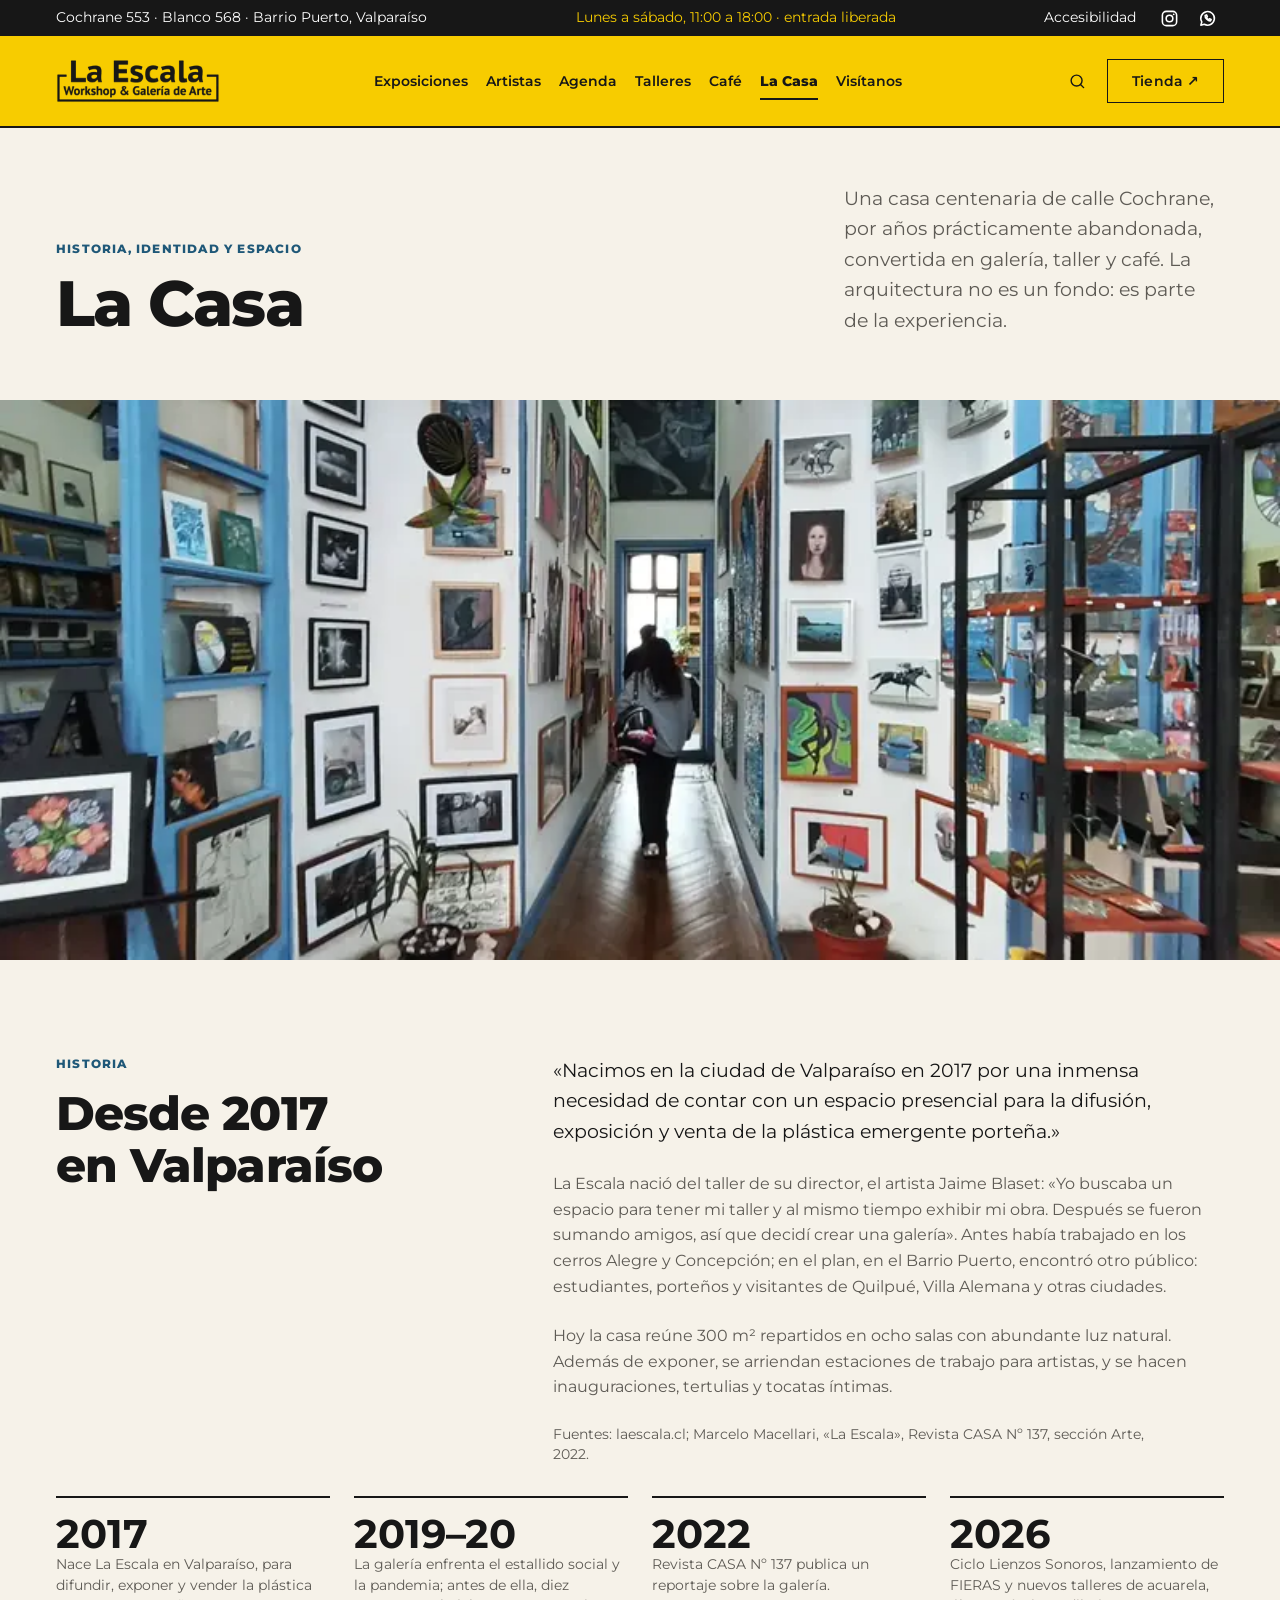
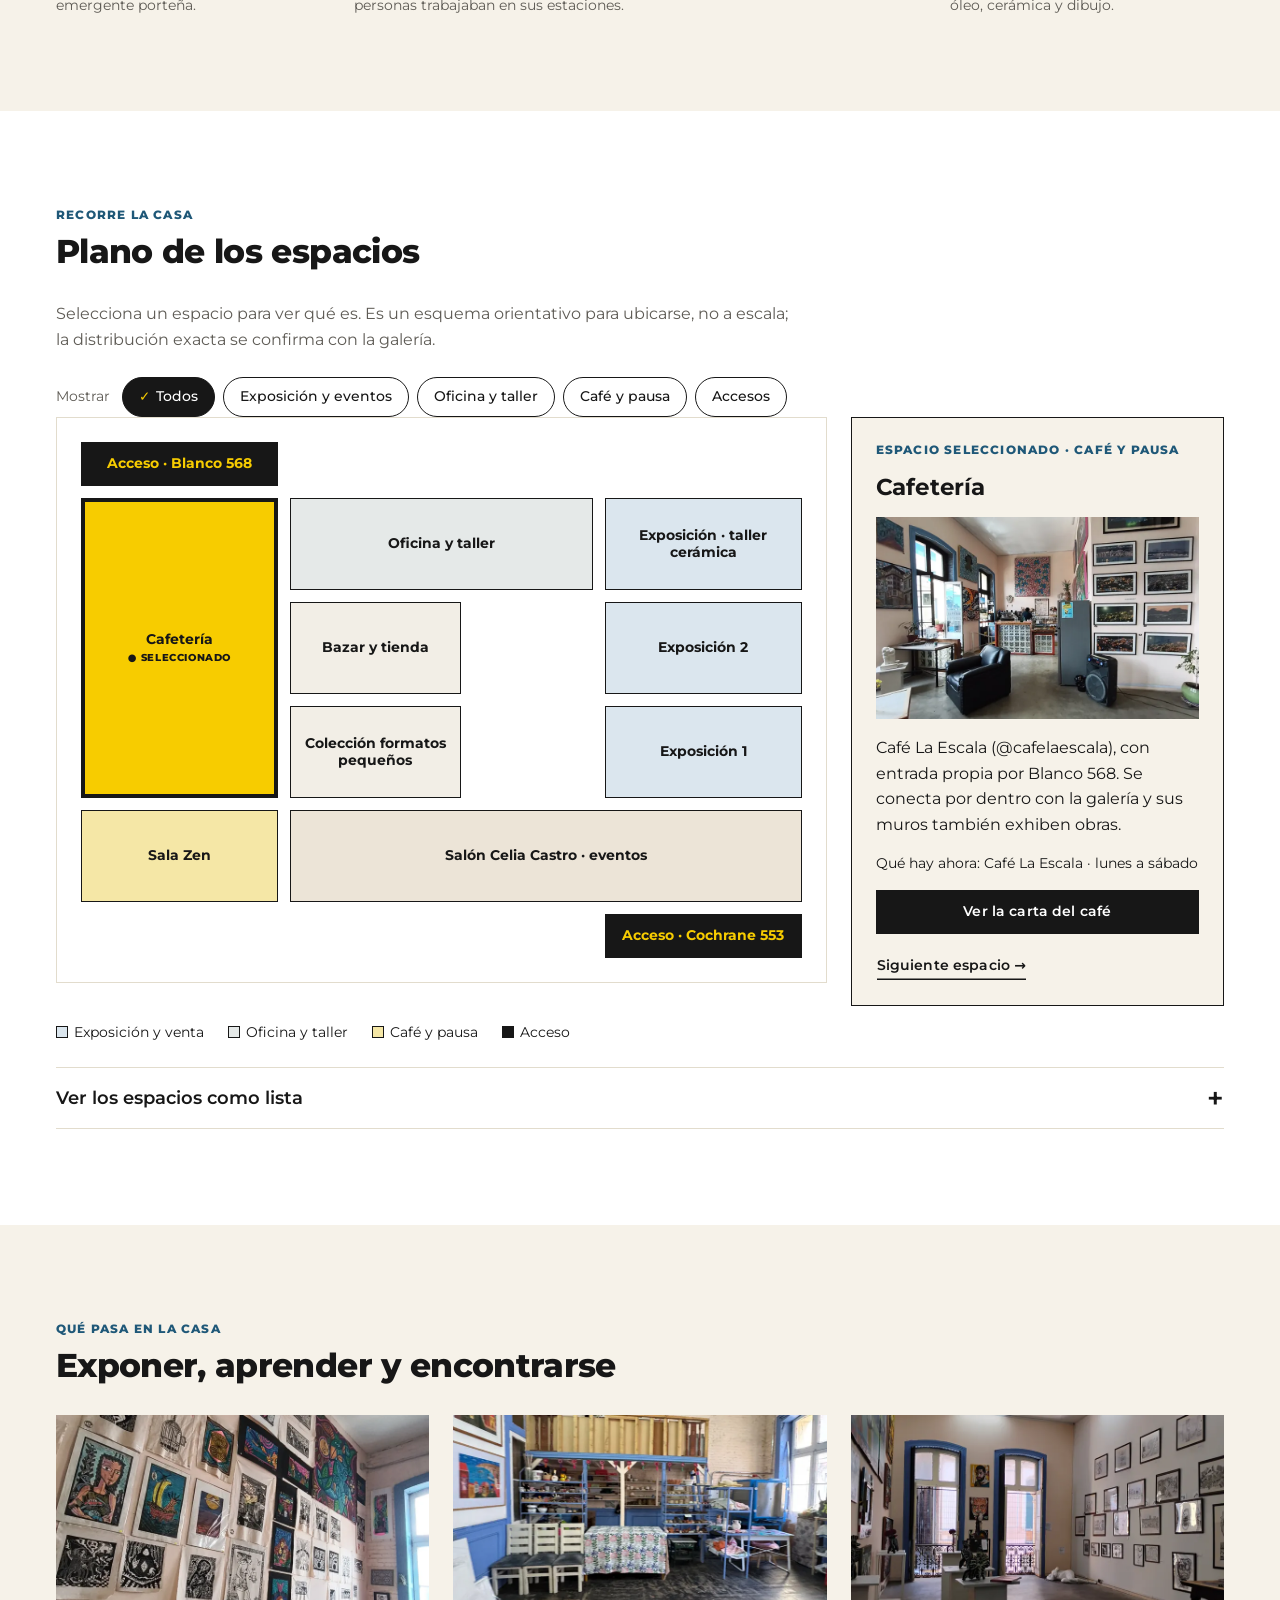
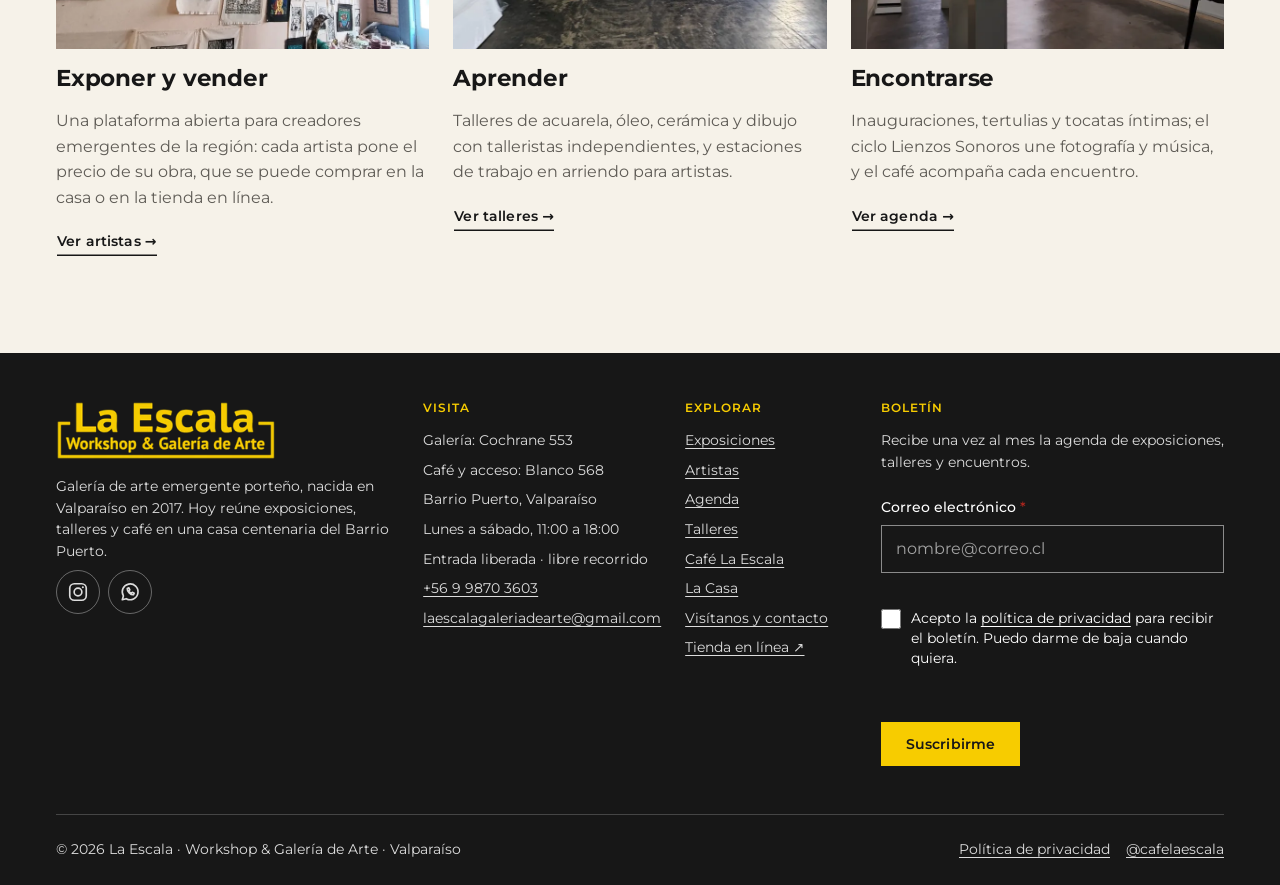
<file: la-casa.html>
<!DOCTYPE html>
<html lang="es">

<head>
  <meta charset="UTF-8">
  <meta name="viewport" content="width=device-width, initial-scale=1">
  <title>La Casa · Historia y plano de los espacios · La Escala</title>
  <meta name="description"
    content="Historia de La Escala, nacida en Valparaíso en 2017, y plano de su casa en calle Cochrane: exposición, taller, bazar, sala zen, eventos y cafetería.">
  <link rel="canonical" href="https://gloria-garcia.github.io/la-escala/la-casa.html">
  <meta name="theme-color" content="#f7cc00">
  <meta property="og:type" content="website">
  <meta property="og:site_name" content="La Escala · Workshop &amp; Galería de Arte">
  <meta property="og:locale" content="es_CL">
  <meta property="og:title" content="La Casa · Historia y plano de los espacios · La Escala">
  <meta property="og:description"
    content="Historia de La Escala, nacida en Valparaíso en 2017, y plano de su casa en calle Cochrane: exposición, taller, bazar, sala zen, eventos y cafetería.">
  <meta property="og:url" content="https://gloria-garcia.github.io/la-escala/la-casa.html">
  <meta property="og:image" content="https://gloria-garcia.github.io/la-escala/img/og-la-escala.jpg">
  <meta property="og:image:alt" content="Logo de La Escala sobre fondo negro">
  <meta name="twitter:card" content="summary_large_image">
  <link rel="icon" href="favicon.svg" type="image/svg+xml">
  <link rel="preload" href="fonts/montserrat-latin-400-normal.woff2" as="font" type="font/woff2" crossorigin>
  <link rel="preload" href="fonts/montserrat-latin-800-normal.woff2" as="font" type="font/woff2" crossorigin>
  <link rel="preload" href="fonts/montserrat-latin-700-normal.woff2" as="font" type="font/woff2" crossorigin>
  <link rel="preload" href="fonts/montserrat-latin-600-normal.woff2" as="font" type="font/woff2" crossorigin>
  <link rel="stylesheet" href="css/styles.css">
  <noscript>
    <style>
      [data-vista-calendario] {
        display: none;
      }

    </style>
  </noscript>
  <script src="js/datos.js" defer></script>
  <script src="js/main.js" defer></script>
</head>

<body data-progreso>
  <!-- Enlace para saltar la navegación con el teclado (accesibilidad, Clase 9) -->
  <a class="saltar" href="#contenido">Saltar al contenido principal</a>
  <noscript>
    <p class="noscript">Algunas funciones interactivas no están disponibles sin JavaScript. Todo el contenido sigue
      aquí.</p>
  </noscript>
  <!-- Barra superior: datos de visita y redes -->
  <div class="barra-superior">
    <div class="contenedor barra-superior__fila">
      <p>Cochrane 553 · Blanco 568 · Barrio Puerto, Valparaíso</p>
      <p class="barra-superior__destacado">Lunes a sábado, 11:00 a 18:00 · entrada liberada</p>
      <div class="barra-superior__lista">
        <a href="visitanos.html#accesibilidad">Accesibilidad</a>
        <ul class="redes">
          <li><a href="https://www.instagram.com/laescalagaleria/" target="_blank" rel="noopener"><svg
                viewBox="0 0 24 24" aria-hidden="true" focusable="false">
                <rect x="3" y="3" width="18" height="18" rx="5" />
                <circle cx="12" cy="12" r="4.2" />
                <circle class="redes__punto" cx="17.3" cy="6.7" r="1.1" />
              </svg><span class="visualmente-oculto">Instagram de La Escala (se abre en otra pestaña)</span></a></li>
          <li><a href="https://wa.me/56998703603" target="_blank" rel="noopener"><svg viewBox="0 0 24 24"
                aria-hidden="true" focusable="false">
                <path d="M3.6 20.4l1.2-4.1a8.6 8.6 0 1 1 3.1 3l-4.3 1.1z" />
                <path
                  d="M9 8.3c-.4 2.9 3.8 7.1 6.7 6.7l.9-1.7-2.1-1-1.1 1.1c-1.2-.5-2.2-1.5-2.7-2.7l1.1-1.1-1-2.1-1.8.8z" />
              </svg><span class="visualmente-oculto">WhatsApp +56 9 9870 3603 (se abre en otra pestaña)</span></a></li>
        </ul>
      </div>
    </div>
  </div>
  <!-- Cabecera y navegación principal (se repite en todas las páginas) -->
  <header class="cabecera" data-cabecera>
    <div class="contenedor cabecera__fila">
      <a class="cabecera__logo" href="index.html" aria-label="La Escala, Workshop y Galería de Arte: ir al inicio">
        <img src="img/logo-la-escala-tinta-480.webp"
          srcset="img/logo-la-escala-tinta-240.webp 240w, img/logo-la-escala-tinta-480.webp 480w" sizes="164px" alt=""
          width="480" height="128">
      </a>
      <nav class="nav" id="menu" aria-label="Principal">
        <ul class="nav__lista">
          <li><a class="nav__enlace" href="exposiciones.html">Exposiciones</a></li>
          <li><a class="nav__enlace" href="artistas.html">Artistas</a></li>
          <li><a class="nav__enlace" href="agenda.html">Agenda</a></li>
          <li><a class="nav__enlace" href="talleres.html">Talleres</a></li>
          <li><a class="nav__enlace" href="cafe.html">Café</a></li>
          <li><a class="nav__enlace" href="la-casa.html" aria-current="page">La Casa</a></li>
          <li><a class="nav__enlace" href="visitanos.html">Visítanos</a></li>
        </ul>
        <div class="nav__extra">
          <a class="btn btn--acento" href="https://www.laescala.cl" target="_blank" rel="noopener">Tienda en línea
            ↗<span class="visualmente-oculto"> (se abre en otra pestaña)</span></a>
          <p>Cochrane 553 · Blanco 568 · Barrio Puerto, Valparaíso<br>Lunes a sábado, 11:00 a 18:00 · entrada liberada
          </p>
          <ul class="redes">
            <li><a href="https://www.instagram.com/laescalagaleria/" target="_blank" rel="noopener"><svg
                  viewBox="0 0 24 24" aria-hidden="true" focusable="false">
                  <rect x="3" y="3" width="18" height="18" rx="5" />
                  <circle cx="12" cy="12" r="4.2" />
                  <circle class="redes__punto" cx="17.3" cy="6.7" r="1.1" />
                </svg><span class="visualmente-oculto">Instagram de La Escala (se abre en otra pestaña)</span></a></li>
            <li><a href="https://wa.me/56998703603" target="_blank" rel="noopener"><svg viewBox="0 0 24 24"
                  aria-hidden="true" focusable="false">
                  <path d="M3.6 20.4l1.2-4.1a8.6 8.6 0 1 1 3.1 3l-4.3 1.1z" />
                  <path
                    d="M9 8.3c-.4 2.9 3.8 7.1 6.7 6.7l.9-1.7-2.1-1-1.1 1.1c-1.2-.5-2.2-1.5-2.7-2.7l1.1-1.1-1-2.1-1.8.8z" />
                </svg><span class="visualmente-oculto">WhatsApp +56 9 9870 3603 (se abre en otra pestaña)</span></a>
            </li>
          </ul>
        </div>
      </nav>
      <div class="cabecera__acciones">
        <a class="btn-icono" href="artistas.html#buscador" data-abrir-busqueda><svg class="icono" viewBox="0 0 24 24"
            aria-hidden="true" focusable="false">
            <circle cx="11" cy="11" r="7" />
            <path d="M20 20l-4-4" />
          </svg><span class="btn-icono__texto">Buscar</span><span class="visualmente-oculto"> en el sitio</span></a>
        <a class="btn btn--contorno cabecera__tienda" href="https://www.laescala.cl" target="_blank"
          rel="noopener">Tienda ↗<span class="visualmente-oculto"> (se abre en otra pestaña)</span></a>
        <button type="button" class="menu-btn" aria-expanded="false" aria-controls="menu" aria-label="Abrir menú"
          data-menu-btn><svg class="icono" viewBox="0 0 24 24" aria-hidden="true" focusable="false">
            <path d="M3 7h18M3 12h18M3 17h18" />
          </svg><span data-menu-texto>Menú</span></button>
      </div>
    </div>
  </header>
  <main id="contenido" tabindex="-1">
    <section class="encabezado-pagina contenedor" aria-labelledby="titulo-pagina">
      <div class="encabezado-pagina__fila">
        <div class="encabezado-pagina__titulo">
          <p class="etiqueta">Historia, identidad y espacio</p>
          <h1 id="titulo-pagina" class="display">La Casa</h1>
        </div>
        <p class="lead texto-suave">Una casa centenaria de calle Cochrane, por años prácticamente abandonada, convertida
          en galería, taller y café. La arquitectura no es un fondo: es parte de la experiencia.</p>
      </div>
    </section>
    <div class="imagen-sangre"><img src="img/casa-interior.webp"
        srcset="img/casa-interior-800.webp 800w, img/casa-interior.webp 1600w" sizes="(min-width: 1100px) 50vw, 100vw"
        alt="Pasillo azul de la galería al café, con arcos y muros llenos de cuadros" width="1600" height="700"
        loading="lazy" decoding="async"></div>

    <section class="seccion" id="historia" aria-labelledby="historia-titulo">
      <div class="contenedor pila--xl">
        <div class="dividido dividido--4-7 dividido--arriba">
          <div class="pila">
            <p class="etiqueta">Historia</p>
            <h2 id="historia-titulo" class="titulo-grande">Desde 2017 en Valparaíso</h2>
          </div>
          <div class="pila--l">
            <p class="lead">«Nacimos en la ciudad de Valparaíso en 2017 por una inmensa necesidad de contar con un
              espacio presencial para la difusión, exposición y venta de la plástica emergente porteña.»</p>
            <p class="texto-suave">La Escala nació del taller de su director, el artista Jaime Blaset: «Yo buscaba un
              espacio para tener mi taller y al mismo tiempo exhibir mi obra. Después se fueron sumando amigos, así que
              decidí crear una galería». Antes había trabajado en los cerros Alegre y Concepción; en el plan, en el
              Barrio Puerto, encontró otro público: estudiantes, porteños y visitantes de Quilpué, Villa Alemana y otras
              ciudades.</p>
            <p class="texto-suave">Hoy la casa reúne 300 m² repartidos en ocho salas con abundante luz natural. Además
              de exponer, se arriendan estaciones de trabajo para artistas, y se hacen inauguraciones, tertulias y
              tocatas íntimas.</p>
            <p class="pequeno texto-suave">Fuentes: laescala.cl; Marcelo Macellari, «La Escala», Revista CASA Nº 137,
              sección Arte, 2022.</p>
          </div>
        </div>
        <ol class="hitos">
          <li><span class="dato">2017</span>
            <p class="pequeno texto-suave">Nace La Escala en Valparaíso, para difundir, exponer y vender la plástica
              emergente porteña.</p>
          </li>
          <li><span class="dato">2019–20</span>
            <p class="pequeno texto-suave">La galería enfrenta el estallido social y la pandemia; antes de ella, diez
              personas trabajaban en sus estaciones.</p>
          </li>
          <li><span class="dato">2022</span>
            <p class="pequeno texto-suave">Revista CASA Nº 137 publica un reportaje sobre la galería.</p>
          </li>
          <li><span class="dato">2026</span>
            <p class="pequeno texto-suave">Ciclo Lienzos Sonoros, lanzamiento de FIERAS y nuevos talleres de acuarela,
              óleo, cerámica y dibujo.</p>
          </li>
        </ol>
      </div>
    </section>

    <!-- Plano interactivo: los datos de cada espacio están en js/datos.js -->
    <section class="seccion seccion--blanca" id="plano" aria-labelledby="plano-titulo">
      <div class="contenedor">
        <div class="seccion__cabeza">
          <div>
            <p class="etiqueta">Recorre la casa</p>
            <h2 id="plano-titulo">Plano de los espacios</h2>
          </div>

        </div>
        <p class="texto-suave intro-seccion">Selecciona un espacio para ver qué es. Es un esquema orientativo para
          ubicarse, no a escala; la distribución exacta se confirma con la galería.</p>
        <div class="chips" role="group" aria-label="Mostrar espacios de" data-niveles>
          <span class="chips__titulo" aria-hidden="true">Mostrar</span>
          <button type="button" class="chip" data-valor="" aria-pressed="true">Todos</button>
          <button type="button" class="chip" data-valor="exposicion" aria-pressed="false">Exposición y
            eventos</button><button type="button" class="chip" data-valor="talleres" aria-pressed="false">Oficina y
            taller</button><button type="button" class="chip" data-valor="cafe" aria-pressed="false">Café y
            pausa</button><button type="button" class="chip" data-valor="acceso" aria-pressed="false">Accesos</button>
        </div>
        <div class="dividido dividido--8-4 dividido--arriba">
          <div class="plano" data-plano role="group" aria-label="Espacios de la casa"><button type="button"
              class="zona zona--acceso-blanco zona--acceso" data-espacio="acceso-blanco" aria-pressed="false"><span
                class="zona__largo">Acceso · Blanco 568</span><span class="zona__corto" aria-hidden="true">Blanco
                568</span></button><button type="button" class="zona zona--cafeteria zona--cafe"
              data-espacio="cafeteria" aria-pressed="true">Cafetería</button><button type="button"
              class="zona zona--taller zona--talleres" data-espacio="taller" aria-pressed="false">Oficina y
              taller</button><button type="button" class="zona zona--expo1 zona--exposicion" data-espacio="expo1"
              aria-pressed="false"><span class="zona__largo">Exposición · taller cerámica</span><span
                class="zona__corto" aria-hidden="true">Expo · cerámica</span></button><button type="button"
              class="zona zona--bazar zona--exposicion" data-espacio="bazar" aria-pressed="false"><span
                class="zona__largo">Bazar y tienda</span><span class="zona__corto"
                aria-hidden="true">Bazar</span></button><button type="button" class="zona zona--expo2 zona--exposicion"
              data-espacio="expo2" aria-pressed="false"><span class="zona__largo">Exposición 2</span><span
                class="zona__corto" aria-hidden="true">Expo 2</span></button><button type="button"
              class="zona zona--coleccion zona--exposicion" data-espacio="coleccion" aria-pressed="false"><span
                class="zona__largo">Colección formatos pequeños</span><span class="zona__corto"
                aria-hidden="true">Colección</span></button><button type="button"
              class="zona zona--expo3 zona--exposicion" data-espacio="expo3" aria-pressed="false"><span
                class="zona__largo">Exposición 1</span><span class="zona__corto" aria-hidden="true">Expo
                1</span></button><button type="button" class="zona zona--zen zona--cafe" data-espacio="zen"
              aria-pressed="false">Sala Zen</button><button type="button" class="zona zona--eventos zona--exposicion"
              data-espacio="eventos" aria-pressed="false"><span class="zona__largo">Salón Celia Castro ·
                eventos</span><span class="zona__corto" aria-hidden="true">Salón Celia Castro</span></button><button
              type="button" class="zona zona--acceso-cochrane zona--acceso" data-espacio="acceso-cochrane"
              aria-pressed="false"><span class="zona__largo">Acceso · Cochrane 553</span><span class="zona__corto"
                aria-hidden="true">Cochrane 553</span></button></div>
          <aside class="caja caja--marfil caja--borde pila panel-espacio" data-panel-espacio aria-live="polite"
            aria-label="Espacio seleccionado">
            <p class="etiqueta">Espacio seleccionado · <span data-esp-nivel>Café y pausa</span></p>
            <h3 data-esp-nombre>Cafetería</h3>
            <img src="img/espacio-cafeteria.webp" alt="Fotografía de Cafetería" width="800" height="500" loading="lazy"
              decoding="async" data-esp-img>
            <p data-esp-texto>Café La Escala (@cafelaescala), con entrada propia por Blanco 568. Se conecta por dentro
              con la galería y sus muros también exhiben obras.</p>
            <p class="pequeno">Qué hay ahora: <span class="estado-info" data-esp-ahora>Café La Escala · lunes a
                sábado</span></p>
            <a class="btn btn--primario btn--ancho" href="cafe.html" data-esp-enlace>Ver la carta del café</a>
            <button type="button" class="btn btn--texto" data-siguiente-espacio>Siguiente espacio →</button>
          </aside>
        </div>
        <ul class="leyenda leyenda--plano" aria-label="Leyenda del plano">
          <li class="tipo--exposicion">Exposición y venta</li>
          <li class="tipo--talleres">Oficina y taller</li>
          <li class="tipo--cafe">Café y pausa</li>
          <li class="tipo--acceso">Acceso</li>
        </ul>
        <div class="bloque-extra">
          <div class="acordeon">
            <div class="acordeon__item">
              <h3 class="acordeon__titulo"><button type="button" class="acordeon__btn" aria-expanded="false"
                  aria-controls="espacios-lista-1">Ver los espacios como lista</button></h3>
              <div class="acordeon__panel" id="espacios-lista-1" hidden>
                <ul class="pila--s lista-simple">
                  <li><strong>Acceso Blanco 568.</strong> Entrada por calle Blanco 568, junto a la cafetería, con el
                    letrero «Café & Galería de Arte». También se llega por aquí a los talleres.</li>
                  <li><strong>Cafetería.</strong> Café La Escala (@cafelaescala), con entrada propia por Blanco 568. Se
                    conecta por dentro con la galería y sus muros también exhiben obras.</li>
                  <li><strong>Oficina y taller personal.</strong> Oficina de la galería y taller personal de trabajo,
                    con mesas, materiales y obras en proceso.</li>
                  <li><strong>Sala de exposición · taller de cerámica.</strong> Sala de exposición que también acoge el
                    taller de cerámica: estanterías con piezas, mesas de trabajo y obras en los muros.</li>
                  <li><strong>Bazar y tienda.</strong> Piezas, objetos y obras pequeñas a la venta dentro del recorrido.
                  </li>
                  <li><strong>Sala de exposición 2.</strong> Sala de exposición con obras de los artistas de la galería,
                    disponibles para la venta.</li>
                  <li><strong>Colección formatos pequeños.</strong> Obras de pequeño formato de los artistas de la
                    galería, una forma cercana de llevarse una pieza a casa.</li>
                  <li><strong>Sala de exposición 1.</strong> Sala de exposición con grabados, pinturas y dibujos de los
                    artistas de la galería.</li>
                  <li><strong>Sala Zen.</strong> Sala de pausa dentro del recorrido, con obras de gran formato en los
                    muros.</li>
                  <li><strong>Salón Celia Castro.</strong> El salón de eventos de la casa: inauguraciones, tertulias y
                    tocatas íntimas, el ciclo Lienzos Sonoros y lanzamientos como FIERAS.</li>
                  <li><strong>Acceso Cochrane 553.</strong> Entrada de la galería por calle Cochrane 553, con escalera a
                    las salas. Libre recorrido y entrada liberada.</li>
                </ul>
                <p class="pequeno">Alternativa en texto al plano interactivo.</p>
              </div>
            </div>
          </div>
        </div>
      </div>
    </section>

    <section class="seccion" aria-labelledby="usos-titulo">
      <div class="contenedor">
        <div class="seccion__cabeza">
          <div>
            <p class="etiqueta">Qué pasa en la casa</p>
            <h2 id="usos-titulo">Exponer, aprender y encontrarse</h2>
          </div>

        </div>
        <div class="grilla grilla--3">
          <article class="pila"><img src="img/espacio-exposicion-1.webp"
              alt="Sala de exposición 1 con grabados y pinturas en blanco y negro y de colores" width="800" height="500"
              loading="lazy" decoding="async">
            <h3>Exponer y vender</h3>
            <p class="texto-suave">Una plataforma abierta para creadores emergentes de la región: cada artista pone el
              precio de su obra, que se puede comprar en la casa o en la tienda en línea.</p><a class="btn btn--texto"
              href="artistas.html">Ver artistas →</a>
          </article>
          <article class="pila"><img src="img/espacio-exposicion-taller.webp"
              alt="Sala de exposición y taller de cerámica, con estanterías de piezas y mesas de trabajo" width="800"
              height="500" loading="lazy" decoding="async">
            <h3>Aprender</h3>
            <p class="texto-suave">Talleres de acuarela, óleo, cerámica y dibujo con talleristas independientes, y
              estaciones de trabajo en arriendo para artistas.</p><a class="btn btn--texto" href="talleres.html">Ver
              talleres →</a>
          </article>
          <article class="pila"><img src="img/espacio-eventos.webp"
              alt="Salón Celia Castro, la sala de eventos, con esculturas y cuadros enmarcados" width="800" height="500"
              loading="lazy" decoding="async">
            <h3>Encontrarse</h3>
            <p class="texto-suave">Inauguraciones, tertulias y tocatas íntimas; el ciclo Lienzos Sonoros une fotografía
              y música, y el café acompaña cada encuentro.</p><a class="btn btn--texto" href="agenda.html">Ver agenda
              →</a>
          </article>
        </div>
      </div>
    </section>
  </main>
  <!-- Pie de página -->
  <footer class="pie">
    <div class="contenedor">
      <div class="pie__grilla">
        <div class="pila">
          <img class="pie__logo" src="img/logo-la-escala-amarillo-560.webp"
            srcset="img/logo-la-escala-amarillo-280.webp 280w, img/logo-la-escala-amarillo-560.webp 560w" sizes="220px"
            alt="La Escala, Workshop y Galería de Arte" width="560" height="150" loading="lazy">
          <p>Galería de arte emergente porteño, nacida en Valparaíso en 2017. Hoy reúne exposiciones, talleres y café en
            una casa centenaria del Barrio Puerto.</p>
          <ul class="redes redes--pie">
            <li><a href="https://www.instagram.com/laescalagaleria/" target="_blank" rel="noopener"><svg
                  viewBox="0 0 24 24" aria-hidden="true" focusable="false">
                  <rect x="3" y="3" width="18" height="18" rx="5" />
                  <circle cx="12" cy="12" r="4.2" />
                  <circle class="redes__punto" cx="17.3" cy="6.7" r="1.1" />
                </svg><span class="visualmente-oculto">Instagram de La Escala (se abre en otra pestaña)</span></a></li>
            <li><a href="https://wa.me/56998703603" target="_blank" rel="noopener"><svg viewBox="0 0 24 24"
                  aria-hidden="true" focusable="false">
                  <path d="M3.6 20.4l1.2-4.1a8.6 8.6 0 1 1 3.1 3l-4.3 1.1z" />
                  <path
                    d="M9 8.3c-.4 2.9 3.8 7.1 6.7 6.7l.9-1.7-2.1-1-1.1 1.1c-1.2-.5-2.2-1.5-2.7-2.7l1.1-1.1-1-2.1-1.8.8z" />
                </svg><span class="visualmente-oculto">WhatsApp +56 9 9870 3603 (se abre en otra pestaña)</span></a>
            </li>
          </ul>
        </div>
        <div>
          <h2>Visita</h2>
          <address>
            <ul>
              <li>Galería: Cochrane 553</li>
              <li>Café y acceso: Blanco 568</li>
              <li>Barrio Puerto, Valparaíso</li>
              <li>Lunes a sábado, 11:00 a 18:00</li>
              <li>Entrada liberada · libre recorrido</li>
              <li><a href="tel:+56998703603">+56 9 9870 3603</a></li>
              <li><a href="mailto:laescalagaleriadearte@gmail.com">laescalagaleriadearte@gmail.com</a></li>
            </ul>
          </address>
        </div>
        <nav aria-label="Pie de página">
          <h2>Explorar</h2>
          <ul>
            <li><a href="exposiciones.html">Exposiciones</a></li>
            <li><a href="artistas.html">Artistas</a></li>
            <li><a href="agenda.html">Agenda</a></li>
            <li><a href="talleres.html">Talleres</a></li>
            <li><a href="cafe.html">Café La Escala</a></li>
            <li><a href="la-casa.html">La Casa</a></li>
            <li><a href="visitanos.html">Visítanos y contacto</a></li>
            <li><a href="https://www.laescala.cl" target="_blank" rel="noopener">Tienda en línea ↗<span
                  class="visualmente-oculto"> (se abre en otra pestaña)</span></a></li>
          </ul>
        </nav>
        <div class="pie__boletin">
          <h2>Boletín</h2>
          <form class="form" data-validar action="#" method="post" aria-label="Suscripción al boletín">
            <p>Recibe una vez al mes la agenda de exposiciones, talleres y encuentros.</p>
            <div class="campo">
              <label for="boletin-correo">Correo electrónico <span class="requerido" aria-hidden="true">*</span></label>
              <input type="email" id="boletin-correo" name="correo" autocomplete="email"
                pattern="[^@\s]+@[^@\s]+\.[^@\s]+" placeholder="nombre@correo.cl" required
                aria-describedby="boletin-correo-error">
              <p class="campo__error" id="boletin-correo-error" aria-live="polite"></p>
            </div>
            <label class="check" for="boletin-privacidad"><input type="checkbox" id="boletin-privacidad"
                name="privacidad" required aria-describedby="boletin-privacidad-error"> <span>Acepto la <a
                  href="privacidad.html">política de privacidad</a> para recibir el boletín. Puedo darme de baja cuando
                quiera.</span></label>
            <p class="campo__error" id="boletin-privacidad-error" aria-live="polite"></p>
            <div class="form__envio"><button type="submit" class="btn btn--acento">Suscribirme</button></div>
          </form>
          <p class="form__exito" data-exito hidden role="status">¡Gracias! Te escribiremos con la próxima agenda.</p>
        </div>
      </div>
      <div class="pie__legal">
        <p>© 2026 La Escala · Workshop &amp; Galería de Arte · Valparaíso</p>
        <ul>
          <li><a href="privacidad.html">Política de privacidad</a></li>
          <li><a href="https://www.instagram.com/cafelaescala/" target="_blank" rel="noopener">@cafelaescala<span
                class="visualmente-oculto"> (se abre en otra pestaña)</span></a></li>
        </ul>
      </div>
    </div>
  </footer>
</body>

</html>
</file>
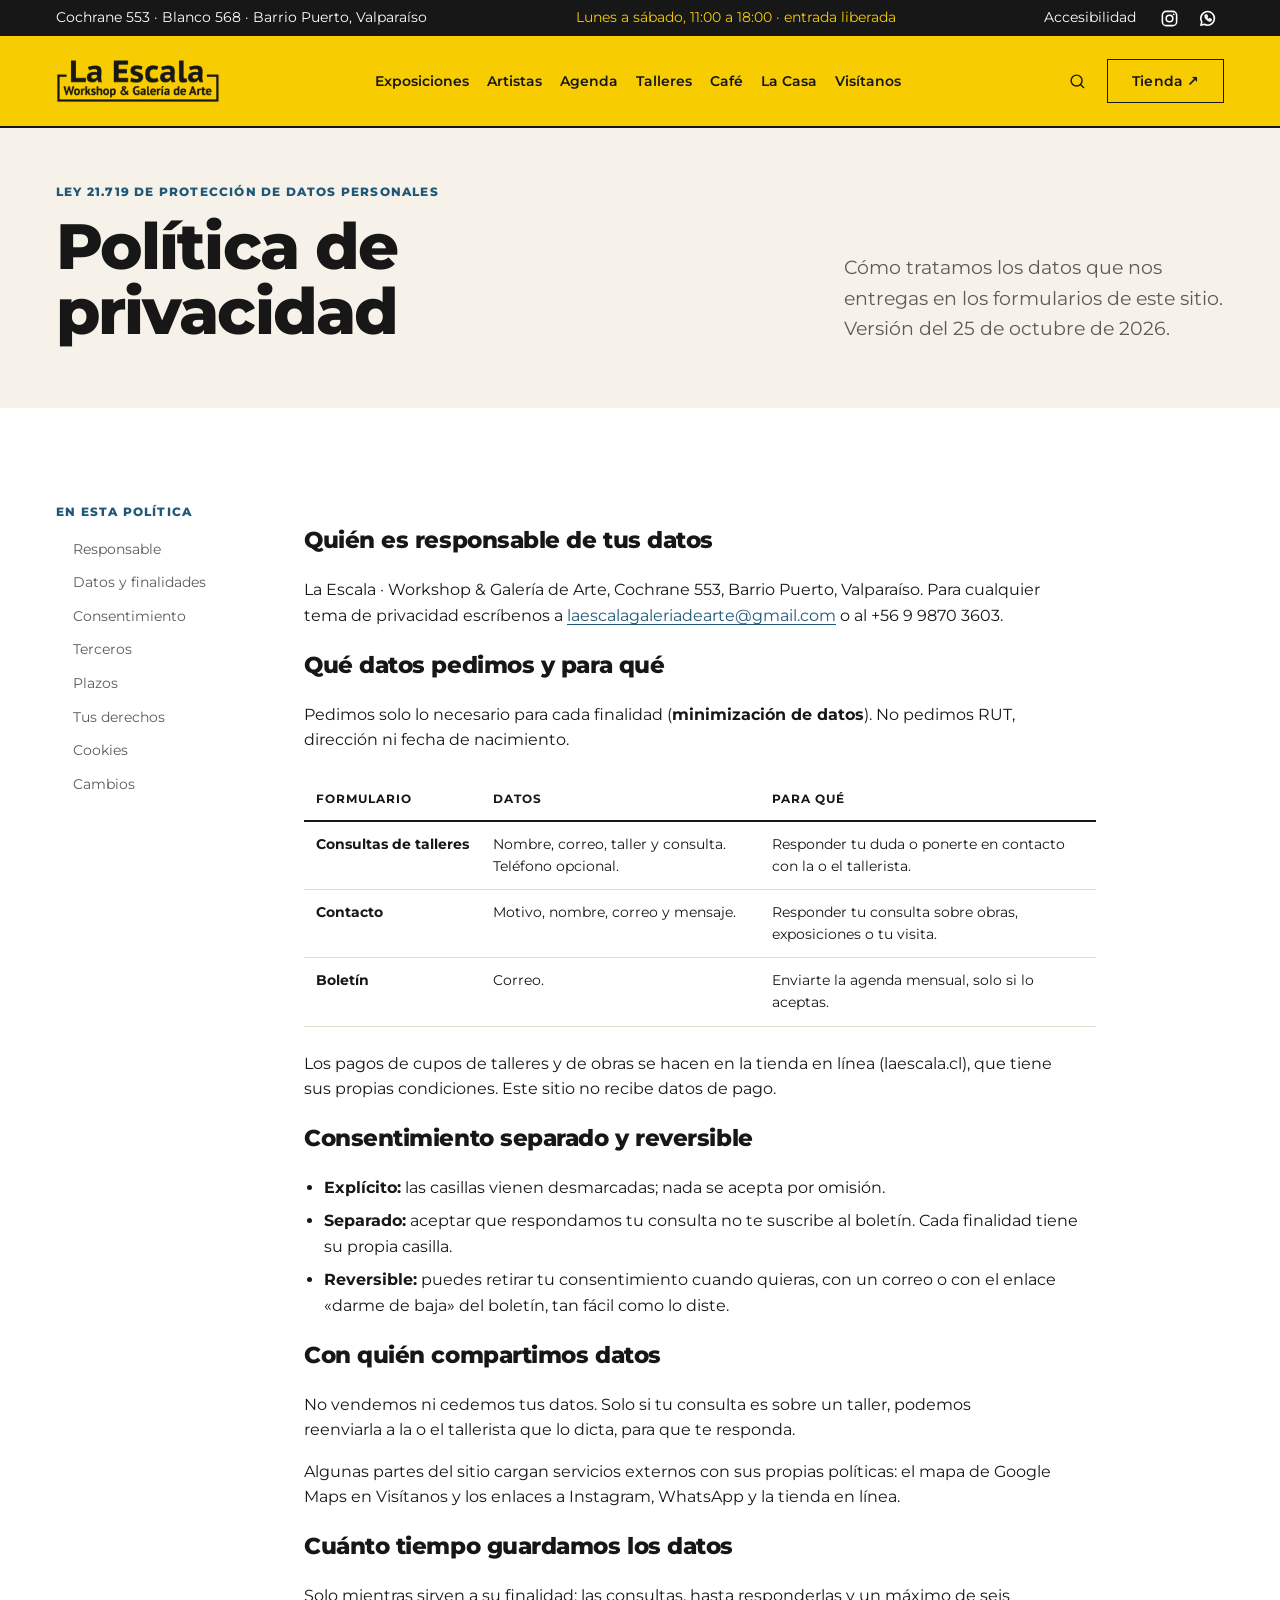
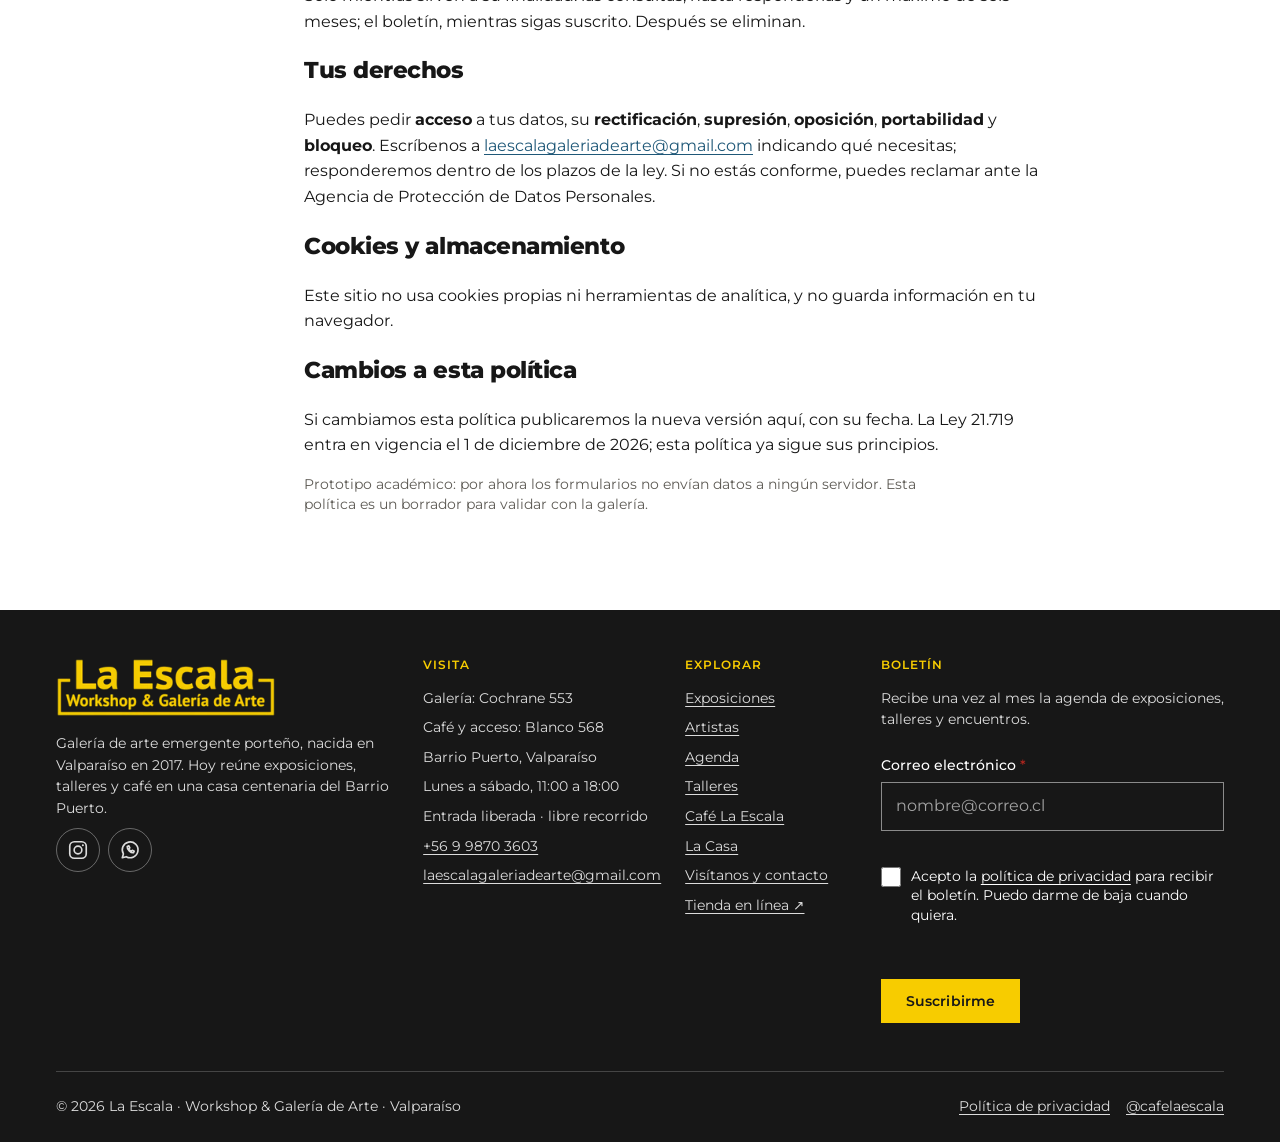
<file: privacidad.html>
<!DOCTYPE html>
<html lang="es">

<head>
  <meta charset="UTF-8">
  <meta name="viewport" content="width=device-width, initial-scale=1">
  <title>Política de privacidad · La Escala</title>
  <meta name="description"
    content="Cómo La Escala trata los datos de los formularios de consultas, contacto y boletín según la Ley 21.719: finalidades, plazos y derechos.">
  <link rel="canonical" href="https://gloria-garcia.github.io/la-escala/privacidad.html">
  <meta name="theme-color" content="#f7cc00">
  <meta property="og:type" content="website">
  <meta property="og:site_name" content="La Escala · Workshop &amp; Galería de Arte">
  <meta property="og:locale" content="es_CL">
  <meta property="og:title" content="Política de privacidad · La Escala">
  <meta property="og:description"
    content="Cómo La Escala trata los datos de los formularios de consultas, contacto y boletín según la Ley 21.719: finalidades, plazos y derechos.">
  <meta property="og:url" content="https://gloria-garcia.github.io/la-escala/privacidad.html">
  <meta property="og:image" content="https://gloria-garcia.github.io/la-escala/img/og-la-escala.jpg">
  <meta property="og:image:alt" content="Logo de La Escala sobre fondo negro">
  <meta name="twitter:card" content="summary_large_image">
  <link rel="icon" href="favicon.svg" type="image/svg+xml">
  <link rel="preload" href="fonts/montserrat-latin-400-normal.woff2" as="font" type="font/woff2" crossorigin>
  <link rel="preload" href="fonts/montserrat-latin-800-normal.woff2" as="font" type="font/woff2" crossorigin>
  <link rel="preload" href="fonts/montserrat-latin-700-normal.woff2" as="font" type="font/woff2" crossorigin>
  <link rel="preload" href="fonts/montserrat-latin-600-normal.woff2" as="font" type="font/woff2" crossorigin>
  <link rel="stylesheet" href="css/styles.css">
  <noscript>
    <style>
      [data-vista-calendario] {
        display: none;
      }

    </style>
  </noscript>
  <script src="js/datos.js" defer></script>
  <script src="js/main.js" defer></script>
</head>

<body>
  <!-- Enlace para saltar la navegación con el teclado (accesibilidad, Clase 9) -->
  <a class="saltar" href="#contenido">Saltar al contenido principal</a>
  <noscript>
    <p class="noscript">Algunas funciones interactivas no están disponibles sin JavaScript. Todo el contenido sigue
      aquí.</p>
  </noscript>
  <!-- Barra superior: datos de visita y redes -->
  <div class="barra-superior">
    <div class="contenedor barra-superior__fila">
      <p>Cochrane 553 · Blanco 568 · Barrio Puerto, Valparaíso</p>
      <p class="barra-superior__destacado">Lunes a sábado, 11:00 a 18:00 · entrada liberada</p>
      <div class="barra-superior__lista">
        <a href="visitanos.html#accesibilidad">Accesibilidad</a>
        <ul class="redes">
          <li><a href="https://www.instagram.com/laescalagaleria/" target="_blank" rel="noopener"><svg
                viewBox="0 0 24 24" aria-hidden="true" focusable="false">
                <rect x="3" y="3" width="18" height="18" rx="5" />
                <circle cx="12" cy="12" r="4.2" />
                <circle class="redes__punto" cx="17.3" cy="6.7" r="1.1" />
              </svg><span class="visualmente-oculto">Instagram de La Escala (se abre en otra pestaña)</span></a></li>
          <li><a href="https://wa.me/56998703603" target="_blank" rel="noopener"><svg viewBox="0 0 24 24"
                aria-hidden="true" focusable="false">
                <path d="M3.6 20.4l1.2-4.1a8.6 8.6 0 1 1 3.1 3l-4.3 1.1z" />
                <path
                  d="M9 8.3c-.4 2.9 3.8 7.1 6.7 6.7l.9-1.7-2.1-1-1.1 1.1c-1.2-.5-2.2-1.5-2.7-2.7l1.1-1.1-1-2.1-1.8.8z" />
              </svg><span class="visualmente-oculto">WhatsApp +56 9 9870 3603 (se abre en otra pestaña)</span></a></li>
        </ul>
      </div>
    </div>
  </div>
  <!-- Cabecera y navegación principal (se repite en todas las páginas) -->
  <header class="cabecera" data-cabecera>
    <div class="contenedor cabecera__fila">
      <a class="cabecera__logo" href="index.html" aria-label="La Escala, Workshop y Galería de Arte: ir al inicio">
        <img src="img/logo-la-escala-tinta-480.webp"
          srcset="img/logo-la-escala-tinta-240.webp 240w, img/logo-la-escala-tinta-480.webp 480w" sizes="164px" alt=""
          width="480" height="128">
      </a>
      <nav class="nav" id="menu" aria-label="Principal">
        <ul class="nav__lista">
          <li><a class="nav__enlace" href="exposiciones.html">Exposiciones</a></li>
          <li><a class="nav__enlace" href="artistas.html">Artistas</a></li>
          <li><a class="nav__enlace" href="agenda.html">Agenda</a></li>
          <li><a class="nav__enlace" href="talleres.html">Talleres</a></li>
          <li><a class="nav__enlace" href="cafe.html">Café</a></li>
          <li><a class="nav__enlace" href="la-casa.html">La Casa</a></li>
          <li><a class="nav__enlace" href="visitanos.html">Visítanos</a></li>
        </ul>
        <div class="nav__extra">
          <a class="btn btn--acento" href="https://www.laescala.cl" target="_blank" rel="noopener">Tienda en línea
            ↗<span class="visualmente-oculto"> (se abre en otra pestaña)</span></a>
          <p>Cochrane 553 · Blanco 568 · Barrio Puerto, Valparaíso<br>Lunes a sábado, 11:00 a 18:00 · entrada liberada
          </p>
          <ul class="redes">
            <li><a href="https://www.instagram.com/laescalagaleria/" target="_blank" rel="noopener"><svg
                  viewBox="0 0 24 24" aria-hidden="true" focusable="false">
                  <rect x="3" y="3" width="18" height="18" rx="5" />
                  <circle cx="12" cy="12" r="4.2" />
                  <circle class="redes__punto" cx="17.3" cy="6.7" r="1.1" />
                </svg><span class="visualmente-oculto">Instagram de La Escala (se abre en otra pestaña)</span></a></li>
            <li><a href="https://wa.me/56998703603" target="_blank" rel="noopener"><svg viewBox="0 0 24 24"
                  aria-hidden="true" focusable="false">
                  <path d="M3.6 20.4l1.2-4.1a8.6 8.6 0 1 1 3.1 3l-4.3 1.1z" />
                  <path
                    d="M9 8.3c-.4 2.9 3.8 7.1 6.7 6.7l.9-1.7-2.1-1-1.1 1.1c-1.2-.5-2.2-1.5-2.7-2.7l1.1-1.1-1-2.1-1.8.8z" />
                </svg><span class="visualmente-oculto">WhatsApp +56 9 9870 3603 (se abre en otra pestaña)</span></a>
            </li>
          </ul>
        </div>
      </nav>
      <div class="cabecera__acciones">
        <a class="btn-icono" href="artistas.html#buscador" data-abrir-busqueda><svg class="icono" viewBox="0 0 24 24"
            aria-hidden="true" focusable="false">
            <circle cx="11" cy="11" r="7" />
            <path d="M20 20l-4-4" />
          </svg><span class="btn-icono__texto">Buscar</span><span class="visualmente-oculto"> en el sitio</span></a>
        <a class="btn btn--contorno cabecera__tienda" href="https://www.laescala.cl" target="_blank"
          rel="noopener">Tienda ↗<span class="visualmente-oculto"> (se abre en otra pestaña)</span></a>
        <button type="button" class="menu-btn" aria-expanded="false" aria-controls="menu" aria-label="Abrir menú"
          data-menu-btn><svg class="icono" viewBox="0 0 24 24" aria-hidden="true" focusable="false">
            <path d="M3 7h18M3 12h18M3 17h18" />
          </svg><span data-menu-texto>Menú</span></button>
      </div>
    </div>
  </header>
  <main id="contenido" tabindex="-1">
    <section class="encabezado-pagina contenedor" aria-labelledby="titulo-pagina">
      <div class="encabezado-pagina__fila">
        <div class="encabezado-pagina__titulo">
          <p class="etiqueta">Ley 21.719 de protección de datos personales</p>
          <h1 id="titulo-pagina" class="display">Política de privacidad</h1>
        </div>
        <p class="lead texto-suave">Cómo tratamos los datos que nos entregas en los formularios de este sitio. Versión
          del 25 de octubre de 2026.</p>
      </div>
    </section>
    <section class="seccion seccion--blanca" aria-label="Contenido de la política">
      <div class="contenedor con-indice">
        <nav class="indice" aria-label="En esta política">
          <p class="etiqueta etiqueta--espacio">En esta política</p>
          <ul>
            <li><a href="#responsable">Responsable</a></li>
            <li><a href="#datos">Datos y finalidades</a></li>
            <li><a href="#consentimiento">Consentimiento</a></li>
            <li><a href="#terceros">Terceros</a></li>
            <li><a href="#plazos">Plazos</a></li>
            <li><a href="#derechos">Tus derechos</a></li>
            <li><a href="#cookies">Cookies</a></li>
            <li><a href="#cambios">Cambios</a></li>
          </ul>
        </nav>
        <div class="pila--l prosa">
          <h2 id="responsable">Quién es responsable de tus datos</h2>
          <p>La Escala · Workshop &amp; Galería de Arte, Cochrane 553, Barrio Puerto, Valparaíso. Para cualquier tema de
            privacidad escríbenos a <a href="mailto:laescalagaleriadearte@gmail.com">laescalagaleriadearte@gmail.com</a>
            o al +56 9 9870 3603.</p>

          <h2 id="datos">Qué datos pedimos y para qué</h2>
          <p>Pedimos solo lo necesario para cada finalidad (<strong>minimización de datos</strong>). No pedimos RUT,
            dirección ni fecha de nacimiento.</p>
          <div class="tabla-envoltorio">
            <table class="tabla">
              <caption class="visualmente-oculto">Datos por formulario</caption>
              <thead>
                <tr>
                  <th scope="col">Formulario</th>
                  <th scope="col">Datos</th>
                  <th scope="col">Para qué</th>
                </tr>
              </thead>
              <tbody>
                <tr>
                  <th scope="row">Consultas de talleres</th>
                  <td>Nombre, correo, taller y consulta. Teléfono opcional.</td>
                  <td>Responder tu duda o ponerte en contacto con la o el tallerista.</td>
                </tr>
                <tr>
                  <th scope="row">Contacto</th>
                  <td>Motivo, nombre, correo y mensaje.</td>
                  <td>Responder tu consulta sobre obras, exposiciones o tu visita.</td>
                </tr>
                <tr>
                  <th scope="row">Boletín</th>
                  <td>Correo.</td>
                  <td>Enviarte la agenda mensual, solo si lo aceptas.</td>
                </tr>
              </tbody>
            </table>
          </div>
          <p>Los pagos de cupos de talleres y de obras se hacen en la tienda en línea (laescala.cl), que tiene sus
            propias condiciones. Este sitio no recibe datos de pago.</p>

          <h2 id="consentimiento">Consentimiento separado y reversible</h2>
          <ul class="pila--s lista-puntos">
            <li><strong>Explícito:</strong> las casillas vienen desmarcadas; nada se acepta por omisión.</li>
            <li><strong>Separado:</strong> aceptar que respondamos tu consulta no te suscribe al boletín. Cada finalidad
              tiene su propia casilla.</li>
            <li><strong>Reversible:</strong> puedes retirar tu consentimiento cuando quieras, con un correo o con el
              enlace «darme de baja» del boletín, tan fácil como lo diste.</li>
          </ul>

          <h2 id="terceros">Con quién compartimos datos</h2>
          <p>No vendemos ni cedemos tus datos. Solo si tu consulta es sobre un taller, podemos reenviarla a la o el
            tallerista que lo dicta, para que te responda.</p>
          <p>Algunas partes del sitio cargan servicios externos con sus propias políticas: el mapa de Google Maps en
            Visítanos y los enlaces a Instagram, WhatsApp y la tienda en línea.</p>

          <h2 id="plazos">Cuánto tiempo guardamos los datos</h2>
          <p>Solo mientras sirven a su finalidad: las consultas, hasta responderlas y un máximo de seis meses; el
            boletín, mientras sigas suscrito. Después se eliminan.</p>

          <h2 id="derechos">Tus derechos</h2>
          <p>Puedes pedir <strong>acceso</strong> a tus datos, su <strong>rectificación</strong>,
            <strong>supresión</strong>, <strong>oposición</strong>, <strong>portabilidad</strong> y
            <strong>bloqueo</strong>. Escríbenos a <a
              href="mailto:laescalagaleriadearte@gmail.com">laescalagaleriadearte@gmail.com</a> indicando qué necesitas;
            responderemos dentro de los plazos de la ley. Si no estás conforme, puedes reclamar ante la Agencia de
            Protección de Datos Personales.</p>

          <h2 id="cookies">Cookies y almacenamiento</h2>
          <p>Este sitio no usa cookies propias ni herramientas de analítica, y no guarda información en tu navegador.
          </p>

          <h2 id="cambios">Cambios a esta política</h2>
          <p>Si cambiamos esta política publicaremos la nueva versión aquí, con su fecha. La Ley 21.719 entra en
            vigencia el 1 de diciembre de 2026; esta política ya sigue sus principios.</p>
          <p class="pequeno texto-suave">Prototipo académico: por ahora los formularios no envían datos a ningún
            servidor. Esta política es un borrador para validar con la galería.</p>
        </div>
      </div>
    </section>
  </main>
  <!-- Pie de página -->
  <footer class="pie">
    <div class="contenedor">
      <div class="pie__grilla">
        <div class="pila">
          <img class="pie__logo" src="img/logo-la-escala-amarillo-560.webp"
            srcset="img/logo-la-escala-amarillo-280.webp 280w, img/logo-la-escala-amarillo-560.webp 560w" sizes="220px"
            alt="La Escala, Workshop y Galería de Arte" width="560" height="150" loading="lazy">
          <p>Galería de arte emergente porteño, nacida en Valparaíso en 2017. Hoy reúne exposiciones, talleres y café en
            una casa centenaria del Barrio Puerto.</p>
          <ul class="redes redes--pie">
            <li><a href="https://www.instagram.com/laescalagaleria/" target="_blank" rel="noopener"><svg
                  viewBox="0 0 24 24" aria-hidden="true" focusable="false">
                  <rect x="3" y="3" width="18" height="18" rx="5" />
                  <circle cx="12" cy="12" r="4.2" />
                  <circle class="redes__punto" cx="17.3" cy="6.7" r="1.1" />
                </svg><span class="visualmente-oculto">Instagram de La Escala (se abre en otra pestaña)</span></a></li>
            <li><a href="https://wa.me/56998703603" target="_blank" rel="noopener"><svg viewBox="0 0 24 24"
                  aria-hidden="true" focusable="false">
                  <path d="M3.6 20.4l1.2-4.1a8.6 8.6 0 1 1 3.1 3l-4.3 1.1z" />
                  <path
                    d="M9 8.3c-.4 2.9 3.8 7.1 6.7 6.7l.9-1.7-2.1-1-1.1 1.1c-1.2-.5-2.2-1.5-2.7-2.7l1.1-1.1-1-2.1-1.8.8z" />
                </svg><span class="visualmente-oculto">WhatsApp +56 9 9870 3603 (se abre en otra pestaña)</span></a>
            </li>
          </ul>
        </div>
        <div>
          <h2>Visita</h2>
          <address>
            <ul>
              <li>Galería: Cochrane 553</li>
              <li>Café y acceso: Blanco 568</li>
              <li>Barrio Puerto, Valparaíso</li>
              <li>Lunes a sábado, 11:00 a 18:00</li>
              <li>Entrada liberada · libre recorrido</li>
              <li><a href="tel:+56998703603">+56 9 9870 3603</a></li>
              <li><a href="mailto:laescalagaleriadearte@gmail.com">laescalagaleriadearte@gmail.com</a></li>
            </ul>
          </address>
        </div>
        <nav aria-label="Pie de página">
          <h2>Explorar</h2>
          <ul>
            <li><a href="exposiciones.html">Exposiciones</a></li>
            <li><a href="artistas.html">Artistas</a></li>
            <li><a href="agenda.html">Agenda</a></li>
            <li><a href="talleres.html">Talleres</a></li>
            <li><a href="cafe.html">Café La Escala</a></li>
            <li><a href="la-casa.html">La Casa</a></li>
            <li><a href="visitanos.html">Visítanos y contacto</a></li>
            <li><a href="https://www.laescala.cl" target="_blank" rel="noopener">Tienda en línea ↗<span
                  class="visualmente-oculto"> (se abre en otra pestaña)</span></a></li>
          </ul>
        </nav>
        <div class="pie__boletin">
          <h2>Boletín</h2>
          <form class="form" data-validar action="#" method="post" aria-label="Suscripción al boletín">
            <p>Recibe una vez al mes la agenda de exposiciones, talleres y encuentros.</p>
            <div class="campo">
              <label for="boletin-correo">Correo electrónico <span class="requerido" aria-hidden="true">*</span></label>
              <input type="email" id="boletin-correo" name="correo" autocomplete="email"
                pattern="[^@\s]+@[^@\s]+\.[^@\s]+" placeholder="nombre@correo.cl" required
                aria-describedby="boletin-correo-error">
              <p class="campo__error" id="boletin-correo-error" aria-live="polite"></p>
            </div>
            <label class="check" for="boletin-privacidad"><input type="checkbox" id="boletin-privacidad"
                name="privacidad" required aria-describedby="boletin-privacidad-error"> <span>Acepto la <a
                  href="privacidad.html">política de privacidad</a> para recibir el boletín. Puedo darme de baja cuando
                quiera.</span></label>
            <p class="campo__error" id="boletin-privacidad-error" aria-live="polite"></p>
            <div class="form__envio"><button type="submit" class="btn btn--acento">Suscribirme</button></div>
          </form>
          <p class="form__exito" data-exito hidden role="status">¡Gracias! Te escribiremos con la próxima agenda.</p>
        </div>
      </div>
      <div class="pie__legal">
        <p>© 2026 La Escala · Workshop &amp; Galería de Arte · Valparaíso</p>
        <ul>
          <li><a href="privacidad.html">Política de privacidad</a></li>
          <li><a href="https://www.instagram.com/cafelaescala/" target="_blank" rel="noopener">@cafelaescala<span
                class="visualmente-oculto"> (se abre en otra pestaña)</span></a></li>
        </ul>
      </div>
    </div>
  </footer>
</body>

</html>
</file>
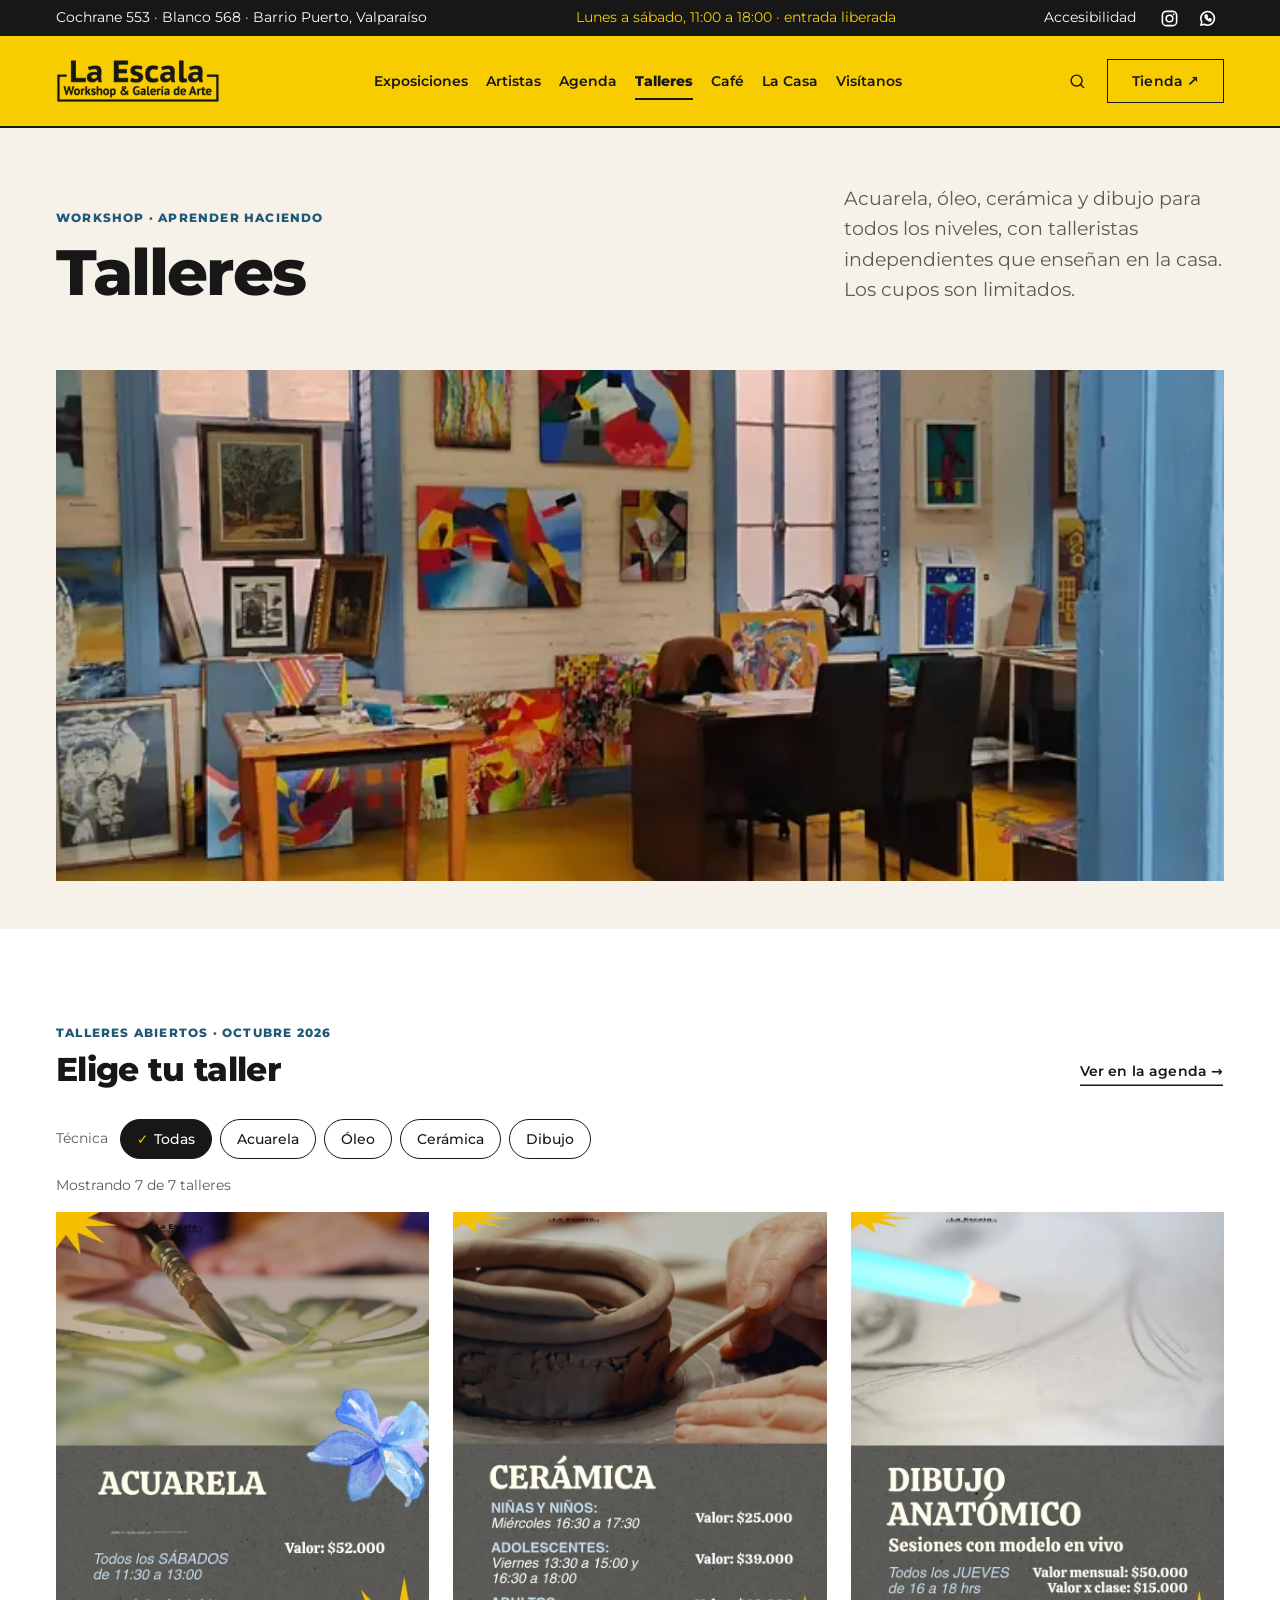
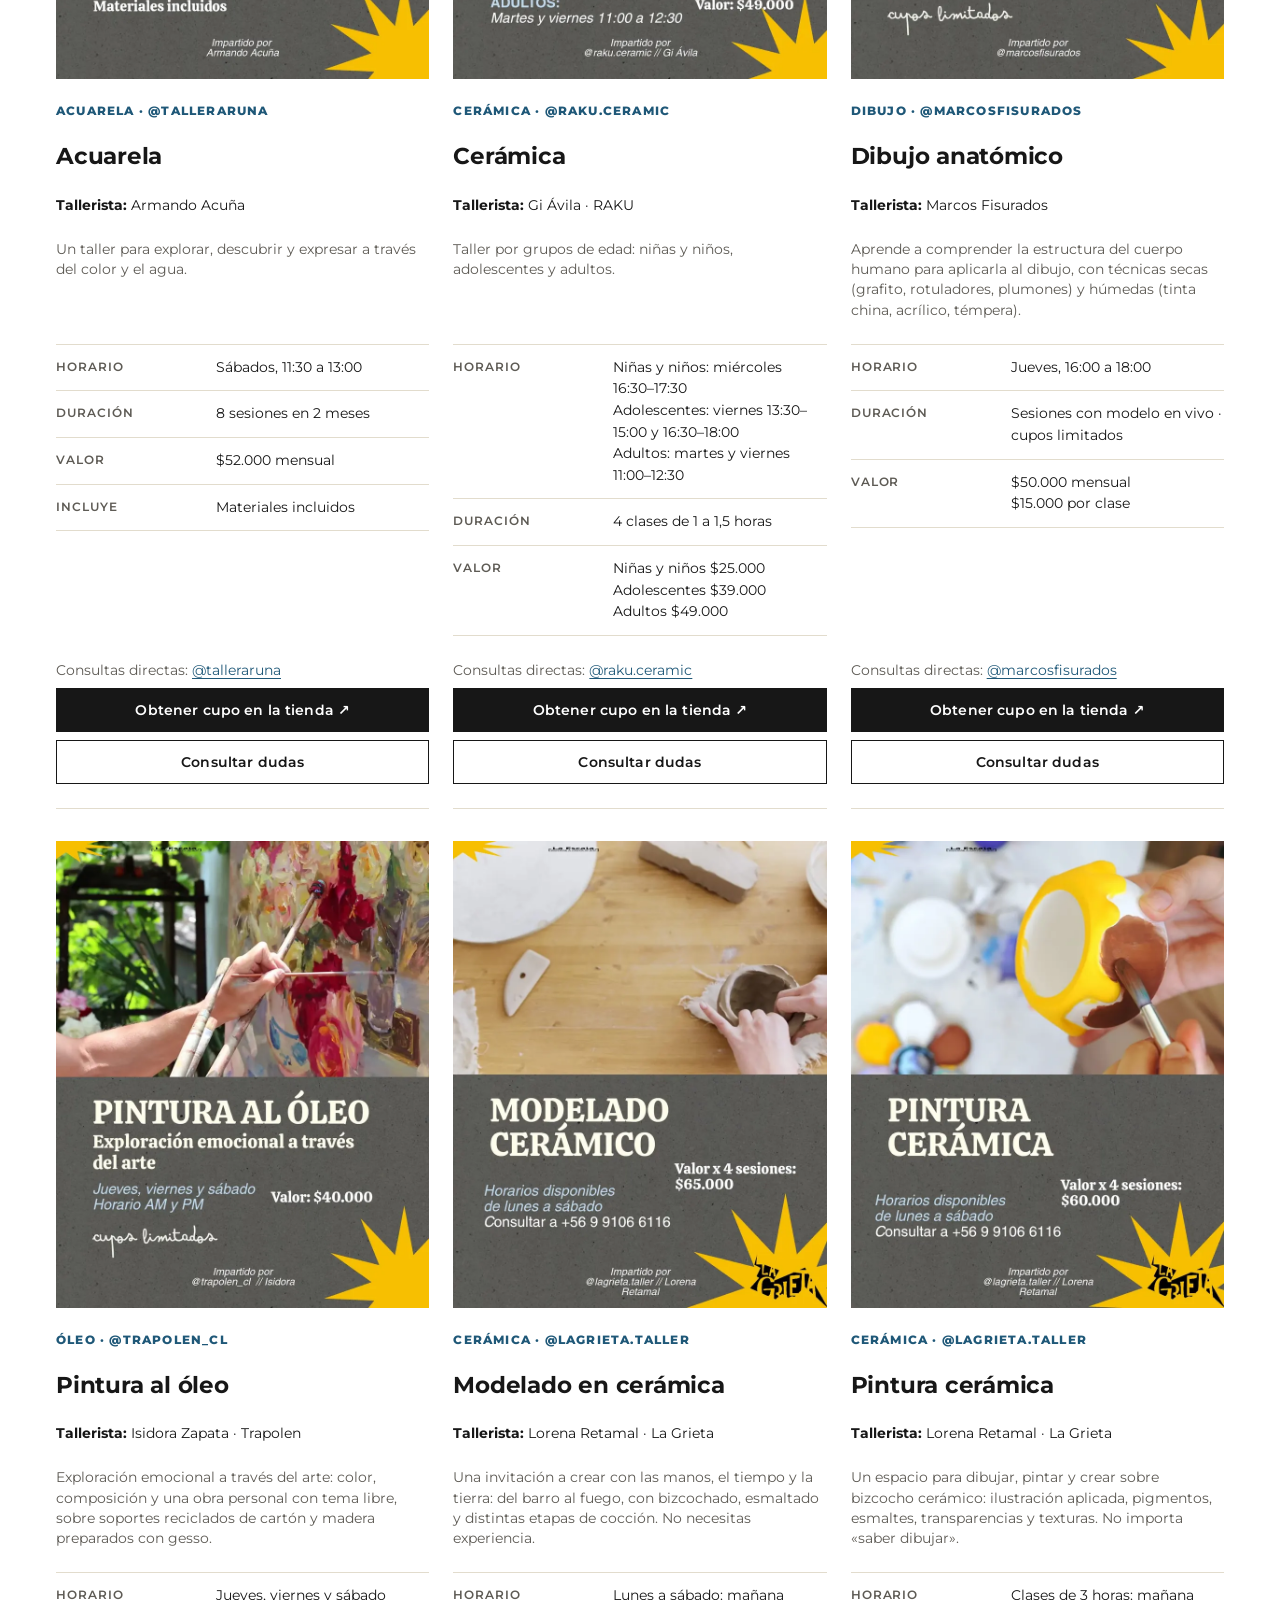
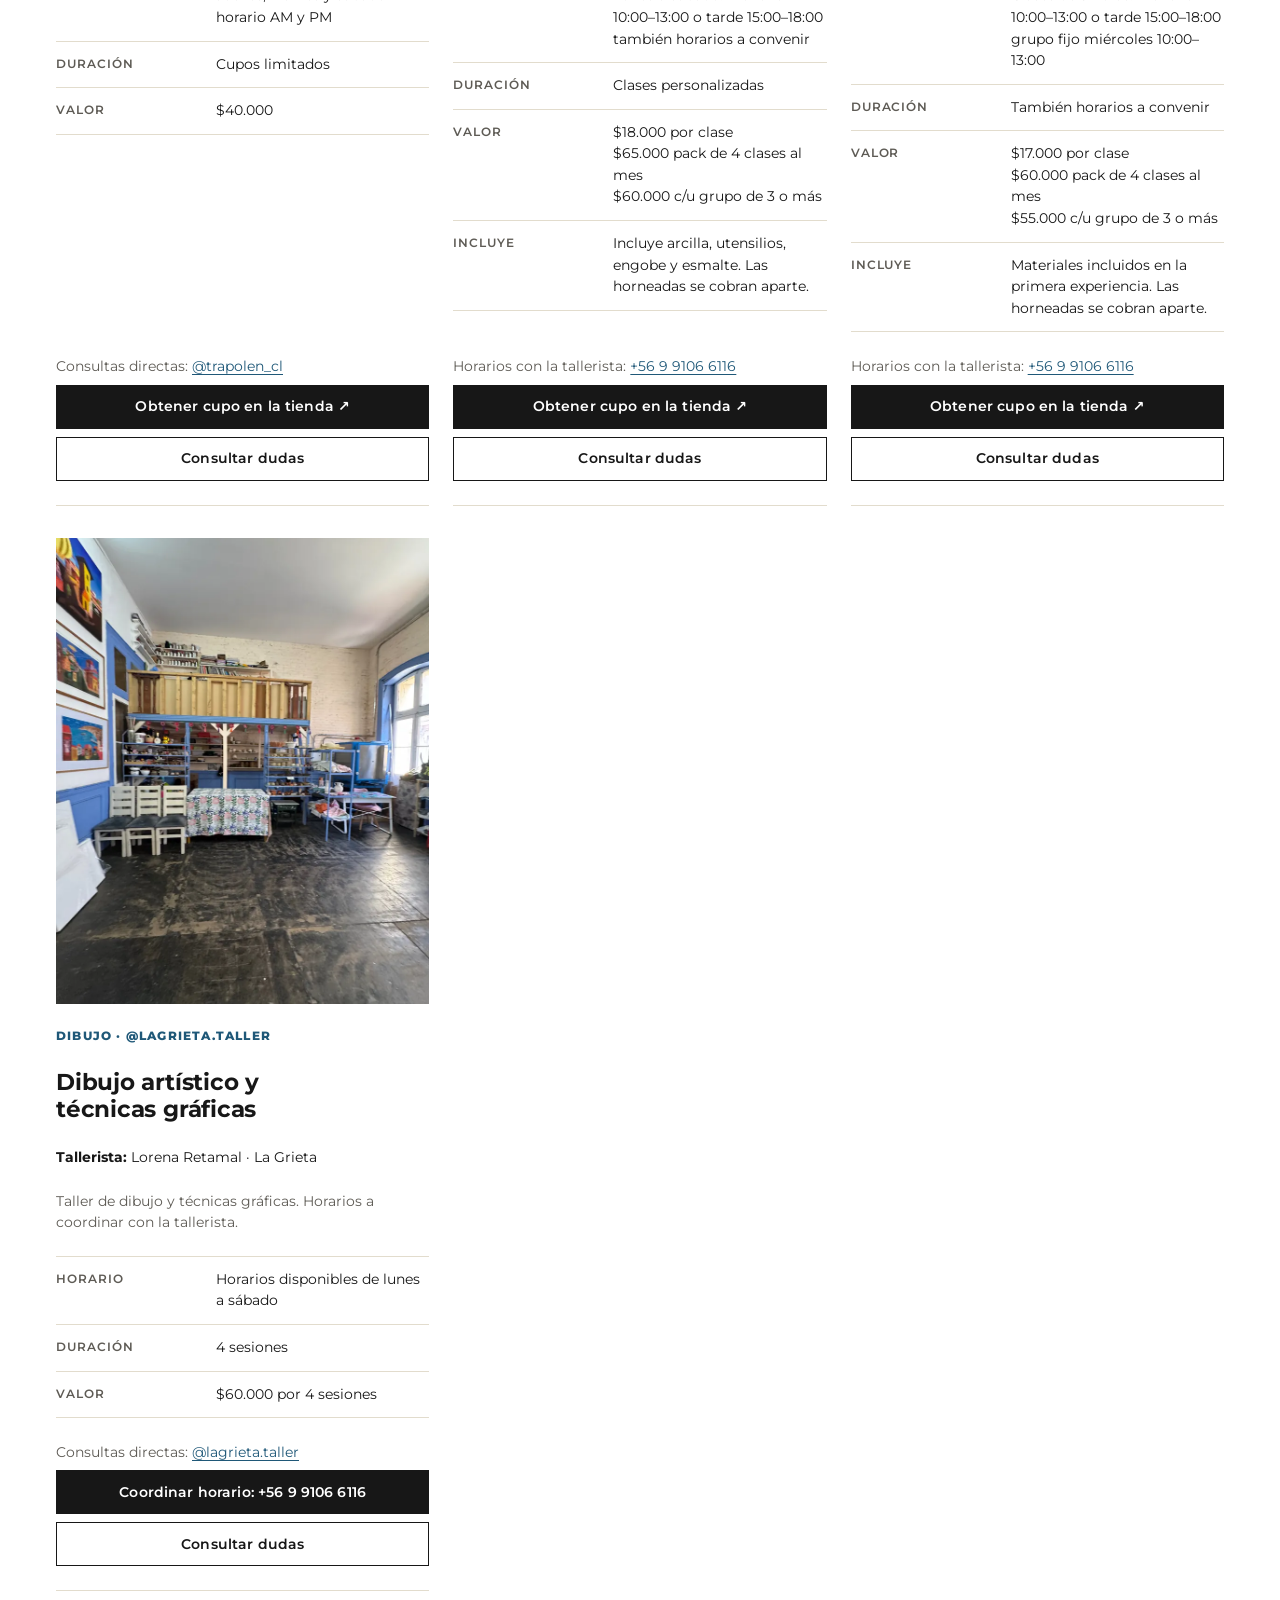
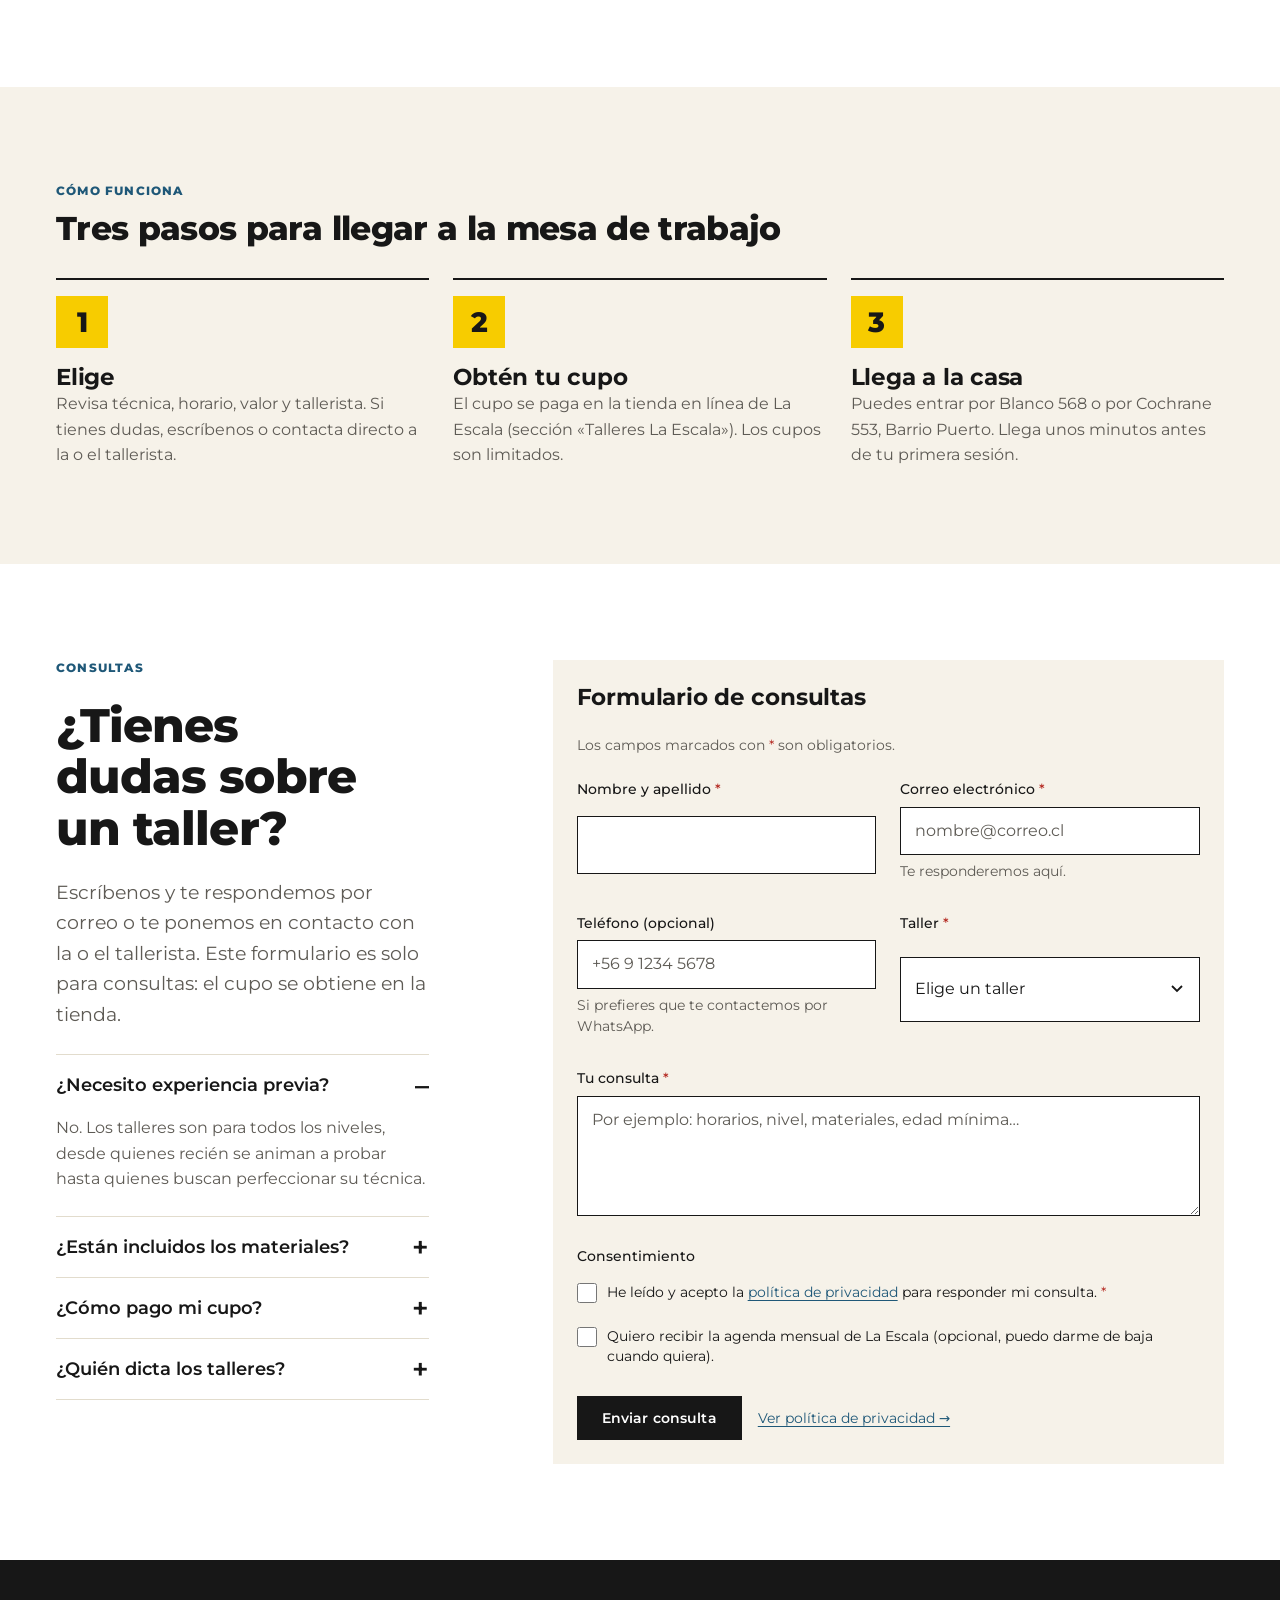
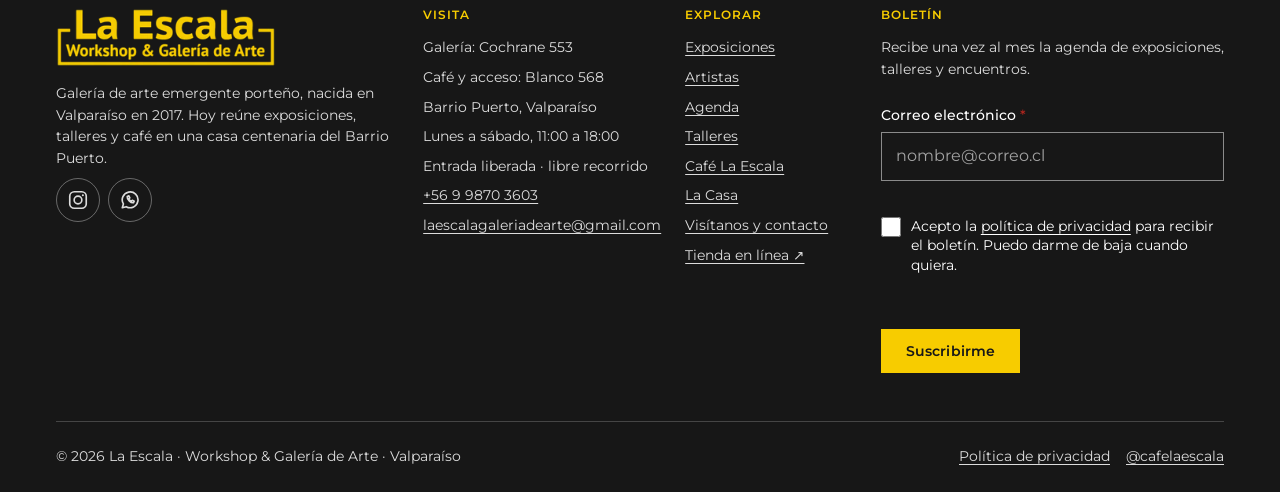
<file: talleres.html>
<!DOCTYPE html>
<html lang="es">

<head>
  <meta charset="UTF-8">
  <meta name="viewport" content="width=device-width, initial-scale=1">
  <title>Talleres de acuarela, óleo, cerámica y dibujo · La Escala, Valparaíso</title>
  <meta name="description"
    content="Talleres de acuarela, óleo, cerámica, dibujo anatómico y pintura cerámica en La Escala: horarios, valores y talleristas. Cupo en la tienda en línea.">
  <link rel="canonical" href="https://gloria-garcia.github.io/la-escala/talleres.html">
  <meta name="theme-color" content="#f7cc00">
  <meta property="og:type" content="website">
  <meta property="og:site_name" content="La Escala · Workshop &amp; Galería de Arte">
  <meta property="og:locale" content="es_CL">
  <meta property="og:title" content="Talleres de acuarela, óleo, cerámica y dibujo · La Escala, Valparaíso">
  <meta property="og:description"
    content="Talleres de acuarela, óleo, cerámica, dibujo anatómico y pintura cerámica en La Escala: horarios, valores y talleristas. Cupo en la tienda en línea.">
  <meta property="og:url" content="https://gloria-garcia.github.io/la-escala/talleres.html">
  <meta property="og:image" content="https://gloria-garcia.github.io/la-escala/img/og-la-escala.jpg">
  <meta property="og:image:alt" content="Logo de La Escala sobre fondo negro">
  <meta name="twitter:card" content="summary_large_image">
  <link rel="icon" href="favicon.svg" type="image/svg+xml">
  <link rel="preload" href="fonts/montserrat-latin-400-normal.woff2" as="font" type="font/woff2" crossorigin>
  <link rel="preload" href="fonts/montserrat-latin-800-normal.woff2" as="font" type="font/woff2" crossorigin>
  <link rel="preload" href="fonts/montserrat-latin-700-normal.woff2" as="font" type="font/woff2" crossorigin>
  <link rel="preload" href="fonts/montserrat-latin-600-normal.woff2" as="font" type="font/woff2" crossorigin>
  <link rel="stylesheet" href="css/styles.css">
  <noscript>
    <style>
      [data-vista-calendario] {
        display: none;
      }

    </style>
  </noscript>
  <script src="js/datos.js" defer></script>
  <script src="js/main.js" defer></script>
</head>

<body>
  <!-- Enlace para saltar la navegación con el teclado (accesibilidad, Clase 9) -->
  <a class="saltar" href="#contenido">Saltar al contenido principal</a>
  <noscript>
    <p class="noscript">Algunas funciones interactivas no están disponibles sin JavaScript. Todo el contenido sigue
      aquí.</p>
  </noscript>
  <!-- Barra superior: datos de visita y redes -->
  <div class="barra-superior">
    <div class="contenedor barra-superior__fila">
      <p>Cochrane 553 · Blanco 568 · Barrio Puerto, Valparaíso</p>
      <p class="barra-superior__destacado">Lunes a sábado, 11:00 a 18:00 · entrada liberada</p>
      <div class="barra-superior__lista">
        <a href="visitanos.html#accesibilidad">Accesibilidad</a>
        <ul class="redes">
          <li><a href="https://www.instagram.com/laescalagaleria/" target="_blank" rel="noopener"><svg
                viewBox="0 0 24 24" aria-hidden="true" focusable="false">
                <rect x="3" y="3" width="18" height="18" rx="5" />
                <circle cx="12" cy="12" r="4.2" />
                <circle class="redes__punto" cx="17.3" cy="6.7" r="1.1" />
              </svg><span class="visualmente-oculto">Instagram de La Escala (se abre en otra pestaña)</span></a></li>
          <li><a href="https://wa.me/56998703603" target="_blank" rel="noopener"><svg viewBox="0 0 24 24"
                aria-hidden="true" focusable="false">
                <path d="M3.6 20.4l1.2-4.1a8.6 8.6 0 1 1 3.1 3l-4.3 1.1z" />
                <path
                  d="M9 8.3c-.4 2.9 3.8 7.1 6.7 6.7l.9-1.7-2.1-1-1.1 1.1c-1.2-.5-2.2-1.5-2.7-2.7l1.1-1.1-1-2.1-1.8.8z" />
              </svg><span class="visualmente-oculto">WhatsApp +56 9 9870 3603 (se abre en otra pestaña)</span></a></li>
        </ul>
      </div>
    </div>
  </div>
  <!-- Cabecera y navegación principal (se repite en todas las páginas) -->
  <header class="cabecera" data-cabecera>
    <div class="contenedor cabecera__fila">
      <a class="cabecera__logo" href="index.html" aria-label="La Escala, Workshop y Galería de Arte: ir al inicio">
        <img src="img/logo-la-escala-tinta-480.webp"
          srcset="img/logo-la-escala-tinta-240.webp 240w, img/logo-la-escala-tinta-480.webp 480w" sizes="164px" alt=""
          width="480" height="128">
      </a>
      <nav class="nav" id="menu" aria-label="Principal">
        <ul class="nav__lista">
          <li><a class="nav__enlace" href="exposiciones.html">Exposiciones</a></li>
          <li><a class="nav__enlace" href="artistas.html">Artistas</a></li>
          <li><a class="nav__enlace" href="agenda.html">Agenda</a></li>
          <li><a class="nav__enlace" href="talleres.html" aria-current="page">Talleres</a></li>
          <li><a class="nav__enlace" href="cafe.html">Café</a></li>
          <li><a class="nav__enlace" href="la-casa.html">La Casa</a></li>
          <li><a class="nav__enlace" href="visitanos.html">Visítanos</a></li>
        </ul>
        <div class="nav__extra">
          <a class="btn btn--acento" href="https://www.laescala.cl" target="_blank" rel="noopener">Tienda en línea
            ↗<span class="visualmente-oculto"> (se abre en otra pestaña)</span></a>
          <p>Cochrane 553 · Blanco 568 · Barrio Puerto, Valparaíso<br>Lunes a sábado, 11:00 a 18:00 · entrada liberada
          </p>
          <ul class="redes">
            <li><a href="https://www.instagram.com/laescalagaleria/" target="_blank" rel="noopener"><svg
                  viewBox="0 0 24 24" aria-hidden="true" focusable="false">
                  <rect x="3" y="3" width="18" height="18" rx="5" />
                  <circle cx="12" cy="12" r="4.2" />
                  <circle class="redes__punto" cx="17.3" cy="6.7" r="1.1" />
                </svg><span class="visualmente-oculto">Instagram de La Escala (se abre en otra pestaña)</span></a></li>
            <li><a href="https://wa.me/56998703603" target="_blank" rel="noopener"><svg viewBox="0 0 24 24"
                  aria-hidden="true" focusable="false">
                  <path d="M3.6 20.4l1.2-4.1a8.6 8.6 0 1 1 3.1 3l-4.3 1.1z" />
                  <path
                    d="M9 8.3c-.4 2.9 3.8 7.1 6.7 6.7l.9-1.7-2.1-1-1.1 1.1c-1.2-.5-2.2-1.5-2.7-2.7l1.1-1.1-1-2.1-1.8.8z" />
                </svg><span class="visualmente-oculto">WhatsApp +56 9 9870 3603 (se abre en otra pestaña)</span></a>
            </li>
          </ul>
        </div>
      </nav>
      <div class="cabecera__acciones">
        <a class="btn-icono" href="artistas.html#buscador" data-abrir-busqueda><svg class="icono" viewBox="0 0 24 24"
            aria-hidden="true" focusable="false">
            <circle cx="11" cy="11" r="7" />
            <path d="M20 20l-4-4" />
          </svg><span class="btn-icono__texto">Buscar</span><span class="visualmente-oculto"> en el sitio</span></a>
        <a class="btn btn--contorno cabecera__tienda" href="https://www.laescala.cl" target="_blank"
          rel="noopener">Tienda ↗<span class="visualmente-oculto"> (se abre en otra pestaña)</span></a>
        <button type="button" class="menu-btn" aria-expanded="false" aria-controls="menu" aria-label="Abrir menú"
          data-menu-btn><svg class="icono" viewBox="0 0 24 24" aria-hidden="true" focusable="false">
            <path d="M3 7h18M3 12h18M3 17h18" />
          </svg><span data-menu-texto>Menú</span></button>
      </div>
    </div>
  </header>
  <main id="contenido" tabindex="-1">
    <section class="encabezado-pagina contenedor" aria-labelledby="titulo-pagina">
      <div class="encabezado-pagina__fila">
        <div class="encabezado-pagina__titulo">
          <p class="etiqueta">Workshop · aprender haciendo</p>
          <h1 id="titulo-pagina" class="display">Talleres</h1>
        </div>
        <p class="lead texto-suave">Acuarela, óleo, cerámica y dibujo para todos los niveles, con talleristas
          independientes que enseñan en la casa. Los cupos son limitados.</p>
      </div>
    </section>
    <div class="contenedor">
      <div class="imagen-sangre"><img src="img/talleres-portada.webp"
          srcset="img/talleres-portada-800.webp 800w, img/talleres-portada.webp 1600w"
          sizes="(min-width: 1100px) 50vw, 100vw"
          alt="Oficina y taller de La Escala: mesas de trabajo, materiales y cuadros de colores en los muros"
          width="1600" height="600" loading="lazy" decoding="async"></div>
    </div>

    <section class="seccion seccion--blanca seccion--separada" aria-labelledby="abiertos-titulo">
      <div class="contenedor" data-filtrable data-plural="talleres">
        <div class="seccion__cabeza">
          <div>
            <p class="etiqueta">Talleres abiertos · octubre 2026</p>
            <h2 id="abiertos-titulo">Elige tu taller</h2>
          </div>
          <a class="btn btn--texto" href="agenda.html">Ver en la agenda →</a>
        </div>
        <div class="chips" role="group" aria-label="Técnica" data-grupo="tecnica"><span class="chips__titulo"
            aria-hidden="true">Técnica</span><button type="button" class="chip" data-valor=""
            aria-pressed="true">Todas</button><button type="button" class="chip" data-valor="acuarela"
            aria-pressed="false">Acuarela</button><button type="button" class="chip" data-valor="pintura"
            aria-pressed="false">Óleo</button><button type="button" class="chip" data-valor="ceramica"
            aria-pressed="false">Cerámica</button><button type="button" class="chip" data-valor="dibujo"
            aria-pressed="false">Dibujo</button></div>
        <p class="conteo" aria-live="polite" data-conteo></p>
        <div class="grilla grilla--3 grilla--talleres">
          <article class="taller pila" id="taller-acuarela" data-item data-tecnica="acuarela"
            data-texto="Acuarela Armando Acuña @talleraruna">
            <img src="img/taller-acuarela.webp" alt="Afiche del taller de acuarela" width="800" height="1000"
              loading="lazy" decoding="async">
            <p class="etiqueta">Acuarela · @talleraruna</p>
            <h3>Acuarela</h3>
            <p class="pequeno"><strong>Tallerista:</strong> Armando Acuña</p>
            <p class="texto-suave pequeno">Un taller para explorar, descubrir y expresar a través del color y el agua.
            </p>
            <dl class="ficha">
              <div class="ficha__fila">
                <dt>Horario</dt>
                <dd>Sábados, 11:30 a 13:00</dd>
              </div>
              <div class="ficha__fila">
                <dt>Duración</dt>
                <dd>8 sesiones en 2 meses</dd>
              </div>
              <div class="ficha__fila">
                <dt>Valor</dt>
                <dd>$52.000 mensual</dd>
              </div>
              <div class="ficha__fila">
                <dt>Incluye</dt>
                <dd>Materiales incluidos</dd>
              </div>
            </dl>
            <p class="taller__nota pequeno texto-suave">Consultas directas: <a
                href="https://www.instagram.com/talleraruna/" target="_blank" rel="noopener">@talleraruna<span
                  class="visualmente-oculto"> (se abre en otra pestaña)</span></a></p>
            <div class="taller__acciones pila--s">
              <a class="btn btn--primario btn--ancho" href="https://www.laescala.cl" target="_blank"
                rel="noopener">Obtener cupo en la tienda ↗<span class="visualmente-oculto">: Acuarela (se abre en otra
                  pestaña)</span></a>
              <a class="btn btn--contorno btn--ancho" href="talleres.html?taller=acuarela#consultas">Consultar
                dudas<span class="visualmente-oculto">: Acuarela</span></a>
            </div>
          </article>
          <article class="taller pila" id="taller-ceramica" data-item data-tecnica="ceramica"
            data-texto="Cerámica Gi Ávila · RAKU @raku.ceramic">
            <img src="img/taller-ceramica.webp" alt="Afiche del taller de cerámica" width="800" height="1000"
              loading="lazy" decoding="async">
            <p class="etiqueta">Cerámica · @raku.ceramic</p>
            <h3>Cerámica</h3>
            <p class="pequeno"><strong>Tallerista:</strong> Gi Ávila · RAKU</p>
            <p class="texto-suave pequeno">Taller por grupos de edad: niñas y niños, adolescentes y adultos.</p>
            <dl class="ficha">
              <div class="ficha__fila">
                <dt>Horario</dt>
                <dd>Niñas y niños: miércoles 16:30–17:30<br>Adolescentes: viernes 13:30–15:00 y 16:30–18:00<br>Adultos:
                  martes y viernes 11:00–12:30</dd>
              </div>
              <div class="ficha__fila">
                <dt>Duración</dt>
                <dd>4 clases de 1 a 1,5 horas</dd>
              </div>
              <div class="ficha__fila">
                <dt>Valor</dt>
                <dd>Niñas y niños $25.000<br>Adolescentes $39.000<br>Adultos $49.000</dd>
              </div>
            </dl>
            <p class="taller__nota pequeno texto-suave">Consultas directas: <a
                href="https://www.instagram.com/raku.ceramic/" target="_blank" rel="noopener">@raku.ceramic<span
                  class="visualmente-oculto"> (se abre en otra pestaña)</span></a></p>
            <div class="taller__acciones pila--s">
              <a class="btn btn--primario btn--ancho" href="https://www.laescala.cl" target="_blank"
                rel="noopener">Obtener cupo en la tienda ↗<span class="visualmente-oculto">: Cerámica (se abre en otra
                  pestaña)</span></a>
              <a class="btn btn--contorno btn--ancho" href="talleres.html?taller=ceramica#consultas">Consultar
                dudas<span class="visualmente-oculto">: Cerámica</span></a>
            </div>
          </article>
          <article class="taller pila" id="taller-dibujo-anatomico" data-item data-tecnica="dibujo"
            data-texto="Dibujo anatómico Marcos Fisurados @marcosfisurados">
            <img src="img/taller-dibujo-anatomico.webp" alt="Afiche del taller de dibujo anatómico" width="800"
              height="1000" loading="lazy" decoding="async">
            <p class="etiqueta">Dibujo · @marcosfisurados</p>
            <h3>Dibujo anatómico</h3>
            <p class="pequeno"><strong>Tallerista:</strong> Marcos Fisurados</p>
            <p class="texto-suave pequeno">Aprende a comprender la estructura del cuerpo humano para aplicarla al
              dibujo, con técnicas secas (grafito, rotuladores, plumones) y húmedas (tinta china, acrílico, témpera).
            </p>
            <dl class="ficha">
              <div class="ficha__fila">
                <dt>Horario</dt>
                <dd>Jueves, 16:00 a 18:00</dd>
              </div>
              <div class="ficha__fila">
                <dt>Duración</dt>
                <dd>Sesiones con modelo en vivo · cupos limitados</dd>
              </div>
              <div class="ficha__fila">
                <dt>Valor</dt>
                <dd>$50.000 mensual<br>$15.000 por clase</dd>
              </div>
            </dl>
            <p class="taller__nota pequeno texto-suave">Consultas directas: <a
                href="https://www.instagram.com/marcosfisurados/" target="_blank" rel="noopener">@marcosfisurados<span
                  class="visualmente-oculto"> (se abre en otra pestaña)</span></a></p>
            <div class="taller__acciones pila--s">
              <a class="btn btn--primario btn--ancho" href="https://www.laescala.cl" target="_blank"
                rel="noopener">Obtener cupo en la tienda ↗<span class="visualmente-oculto">: Dibujo anatómico (se abre
                  en otra pestaña)</span></a>
              <a class="btn btn--contorno btn--ancho" href="talleres.html?taller=dibujo-anatomico#consultas">Consultar
                dudas<span class="visualmente-oculto">: Dibujo anatómico</span></a>
            </div>
          </article>
          <article class="taller pila" id="taller-oleo" data-item data-tecnica="pintura"
            data-texto="Pintura al óleo Isidora Zapata · Trapolen @trapolen_cl">
            <img src="img/taller-oleo.webp" alt="Afiche del taller de pintura al óleo" width="800" height="1000"
              loading="lazy" decoding="async">
            <p class="etiqueta">Óleo · @trapolen_cl</p>
            <h3>Pintura al óleo</h3>
            <p class="pequeno"><strong>Tallerista:</strong> Isidora Zapata · Trapolen</p>
            <p class="texto-suave pequeno">Exploración emocional a través del arte: color, composición y una obra
              personal con tema libre, sobre soportes reciclados de cartón y madera preparados con gesso.</p>
            <dl class="ficha">
              <div class="ficha__fila">
                <dt>Horario</dt>
                <dd>Jueves, viernes y sábado<br>horario AM y PM</dd>
              </div>
              <div class="ficha__fila">
                <dt>Duración</dt>
                <dd>Cupos limitados</dd>
              </div>
              <div class="ficha__fila">
                <dt>Valor</dt>
                <dd>$40.000</dd>
              </div>
            </dl>
            <p class="taller__nota pequeno texto-suave">Consultas directas: <a
                href="https://www.instagram.com/trapolen_cl/" target="_blank" rel="noopener">@trapolen_cl<span
                  class="visualmente-oculto"> (se abre en otra pestaña)</span></a></p>
            <div class="taller__acciones pila--s">
              <a class="btn btn--primario btn--ancho" href="https://www.laescala.cl" target="_blank"
                rel="noopener">Obtener cupo en la tienda ↗<span class="visualmente-oculto">: Pintura al óleo (se abre en
                  otra pestaña)</span></a>
              <a class="btn btn--contorno btn--ancho" href="talleres.html?taller=oleo#consultas">Consultar dudas<span
                  class="visualmente-oculto">: Pintura al óleo</span></a>
            </div>
          </article>
          <article class="taller pila" id="taller-modelado" data-item data-tecnica="ceramica"
            data-texto="Modelado en cerámica Lorena Retamal · La Grieta @lagrieta.taller">
            <img src="img/taller-modelado.webp" alt="Afiche del taller de modelado en cerámica" width="800"
              height="1000" loading="lazy" decoding="async">
            <p class="etiqueta">Cerámica · @lagrieta.taller</p>
            <h3>Modelado en cerámica</h3>
            <p class="pequeno"><strong>Tallerista:</strong> Lorena Retamal · La Grieta</p>
            <p class="texto-suave pequeno">Una invitación a crear con las manos, el tiempo y la tierra: del barro al
              fuego, con bizcochado, esmaltado y distintas etapas de cocción. No necesitas experiencia.</p>
            <dl class="ficha">
              <div class="ficha__fila">
                <dt>Horario</dt>
                <dd>Lunes a sábado: mañana 10:00–13:00 o tarde 15:00–18:00<br>también horarios a convenir</dd>
              </div>
              <div class="ficha__fila">
                <dt>Duración</dt>
                <dd>Clases personalizadas</dd>
              </div>
              <div class="ficha__fila">
                <dt>Valor</dt>
                <dd>$18.000 por clase<br>$65.000 pack de 4 clases al mes<br>$60.000 c/u grupo de 3 o más</dd>
              </div>
              <div class="ficha__fila">
                <dt>Incluye</dt>
                <dd>Incluye arcilla, utensilios, engobe y esmalte. Las horneadas se cobran aparte.</dd>
              </div>
            </dl>
            <p class="taller__nota pequeno texto-suave">Horarios con la tallerista: <a href="tel:+56991066116">+56 9
                9106 6116</a></p>
            <div class="taller__acciones pila--s">
              <a class="btn btn--primario btn--ancho" href="https://www.laescala.cl" target="_blank"
                rel="noopener">Obtener cupo en la tienda ↗<span class="visualmente-oculto">: Modelado en cerámica (se
                  abre en otra pestaña)</span></a>
              <a class="btn btn--contorno btn--ancho" href="talleres.html?taller=modelado#consultas">Consultar
                dudas<span class="visualmente-oculto">: Modelado en cerámica</span></a>
            </div>
          </article>
          <article class="taller pila" id="taller-pintura-ceramica" data-item data-tecnica="ceramica"
            data-texto="Pintura cerámica Lorena Retamal · La Grieta @lagrieta.taller">
            <img src="img/taller-pintura-ceramica.webp" alt="Afiche del taller de pintura cerámica" width="800"
              height="1000" loading="lazy" decoding="async">
            <p class="etiqueta">Cerámica · @lagrieta.taller</p>
            <h3>Pintura cerámica</h3>
            <p class="pequeno"><strong>Tallerista:</strong> Lorena Retamal · La Grieta</p>
            <p class="texto-suave pequeno">Un espacio para dibujar, pintar y crear sobre bizcocho cerámico: ilustración
              aplicada, pigmentos, esmaltes, transparencias y texturas. No importa «saber dibujar».</p>
            <dl class="ficha">
              <div class="ficha__fila">
                <dt>Horario</dt>
                <dd>Clases de 3 horas: mañana 10:00–13:00 o tarde 15:00–18:00<br>grupo fijo miércoles 10:00–13:00</dd>
              </div>
              <div class="ficha__fila">
                <dt>Duración</dt>
                <dd>También horarios a convenir</dd>
              </div>
              <div class="ficha__fila">
                <dt>Valor</dt>
                <dd>$17.000 por clase<br>$60.000 pack de 4 clases al mes<br>$55.000 c/u grupo de 3 o más</dd>
              </div>
              <div class="ficha__fila">
                <dt>Incluye</dt>
                <dd>Materiales incluidos en la primera experiencia. Las horneadas se cobran aparte.</dd>
              </div>
            </dl>
            <p class="taller__nota pequeno texto-suave">Horarios con la tallerista: <a href="tel:+56991066116">+56 9
                9106 6116</a></p>
            <div class="taller__acciones pila--s">
              <a class="btn btn--primario btn--ancho" href="https://www.laescala.cl" target="_blank"
                rel="noopener">Obtener cupo en la tienda ↗<span class="visualmente-oculto">: Pintura cerámica (se abre
                  en otra pestaña)</span></a>
              <a class="btn btn--contorno btn--ancho" href="talleres.html?taller=pintura-ceramica#consultas">Consultar
                dudas<span class="visualmente-oculto">: Pintura cerámica</span></a>
            </div>
          </article>
          <article class="taller pila" id="taller-dibujo-artistico" data-item data-tecnica="dibujo"
            data-texto="Dibujo artístico y técnicas gráficas Lorena Retamal · La Grieta @lagrieta.taller">
            <img src="img/taller-dibujo-artistico.webp"
              alt="Sala de exposición y taller con mesas de trabajo y estanterías" width="800" height="1000"
              loading="lazy" decoding="async">
            <p class="etiqueta">Dibujo · @lagrieta.taller</p>
            <h3>Dibujo artístico y técnicas gráficas</h3>
            <p class="pequeno"><strong>Tallerista:</strong> Lorena Retamal · La Grieta</p>
            <p class="texto-suave pequeno">Taller de dibujo y técnicas gráficas. Horarios a coordinar con la tallerista.
            </p>
            <dl class="ficha">
              <div class="ficha__fila">
                <dt>Horario</dt>
                <dd>Horarios disponibles de lunes a sábado</dd>
              </div>
              <div class="ficha__fila">
                <dt>Duración</dt>
                <dd>4 sesiones</dd>
              </div>
              <div class="ficha__fila">
                <dt>Valor</dt>
                <dd>$60.000 por 4 sesiones</dd>
              </div>
            </dl>
            <p class="taller__nota pequeno texto-suave">Consultas directas: <a
                href="https://www.instagram.com/lagrieta.taller/" target="_blank" rel="noopener">@lagrieta.taller<span
                  class="visualmente-oculto"> (se abre en otra pestaña)</span></a></p>
            <div class="taller__acciones pila--s">
              <a class="btn btn--primario btn--ancho" href="tel:+56991066116">Coordinar horario: +56 9 9106 6116</a>
              <a class="btn btn--contorno btn--ancho" href="talleres.html?taller=dibujo-artistico#consultas">Consultar
                dudas<span class="visualmente-oculto">: Dibujo artístico y técnicas gráficas</span></a>
            </div>
          </article>
        </div>
        <div class="vacio" data-vacio hidden role="status">
          <h3>No hay talleres con esa técnica</h3>
          <p class="texto-suave">Prueba con otra técnica. <span>Buscaste: <q data-termino></q>.</span></p>
          <div class="fila">
            <button type="button" class="btn btn--contorno" data-limpiar>Limpiar filtros</button>

          </div>
        </div>
      </div>
    </section>

    <section class="seccion" aria-labelledby="pasos-titulo">
      <div class="contenedor">
        <div class="seccion__cabeza">
          <div>
            <p class="etiqueta">Cómo funciona</p>
            <h2 id="pasos-titulo">Tres pasos para llegar a la mesa de trabajo</h2>
          </div>

        </div>
        <ol class="pasos">
          <li>
            <h3>Elige</h3>
            <p class="texto-suave">Revisa técnica, horario, valor y tallerista. Si tienes dudas, escríbenos o contacta
              directo a la o el tallerista.</p>
          </li>
          <li>
            <h3>Obtén tu cupo</h3>
            <p class="texto-suave">El cupo se paga en la tienda en línea de La Escala (sección «Talleres La Escala»).
              Los cupos son limitados.</p>
          </li>
          <li>
            <h3>Llega a la casa</h3>
            <p class="texto-suave">Puedes entrar por Blanco 568 o por Cochrane 553, Barrio Puerto. Llega unos minutos
              antes de tu primera sesión.</p>
          </li>
        </ol>
      </div>
    </section>

    <!-- Formulario de consultas (Clase 8) -->
    <section class="seccion seccion--blanca" id="consultas" aria-labelledby="consultas-titulo">
      <div class="contenedor dividido dividido--4-7 dividido--arriba">
        <div class="pila--l">
          <p class="etiqueta">Consultas</p>
          <h2 id="consultas-titulo" class="titulo-grande">¿Tienes dudas sobre un taller?</h2>
          <p class="lead texto-suave">Escríbenos y te respondemos por correo o te ponemos en contacto con la o el
            tallerista. Este formulario es solo para consultas: el cupo se obtiene en la tienda.</p>
          <div class="acordeon">
            <div class="acordeon__item">
              <h3 class="acordeon__titulo"><button type="button" class="acordeon__btn" aria-expanded="true"
                  aria-controls="faq-talleres-1">¿Necesito experiencia previa?</button></h3>
              <div class="acordeon__panel" id="faq-talleres-1">
                <p>No. Los talleres son para todos los niveles, desde quienes recién se animan a probar hasta quienes
                  buscan perfeccionar su técnica.</p>
              </div>
            </div>
            <div class="acordeon__item">
              <h3 class="acordeon__titulo"><button type="button" class="acordeon__btn" aria-expanded="false"
                  aria-controls="faq-talleres-2">¿Están incluidos los materiales?</button></h3>
              <div class="acordeon__panel" id="faq-talleres-2" hidden>
                <p>Depende del taller: Acuarela incluye materiales; Modelado incluye arcilla, utensilios, engobe y
                  esmalte; en Pintura cerámica están incluidos en la primera experiencia. En cerámica, las horneadas se
                  cobran aparte.</p>
              </div>
            </div>
            <div class="acordeon__item">
              <h3 class="acordeon__titulo"><button type="button" class="acordeon__btn" aria-expanded="false"
                  aria-controls="faq-talleres-3">¿Cómo pago mi cupo?</button></h3>
              <div class="acordeon__panel" id="faq-talleres-3" hidden>
                <p>En la <a href="https://www.laescala.cl" target="_blank" rel="noopener">tienda en línea ↗<span
                      class="visualmente-oculto"> (se abre en otra pestaña)</span></a>, sección «Talleres La Escala».
                </p>
              </div>
            </div>
            <div class="acordeon__item">
              <h3 class="acordeon__titulo"><button type="button" class="acordeon__btn" aria-expanded="false"
                  aria-controls="faq-talleres-4">¿Quién dicta los talleres?</button></h3>
              <div class="acordeon__panel" id="faq-talleres-4" hidden>
                <p>Talleristas independientes que enseñan en la casa. Cada taller indica su nombre y su cuenta de
                  Instagram.</p>
              </div>
            </div>
          </div>
        </div>
        <div class="caja caja--marfil">
          <form class="form" data-validar action="#" method="post" aria-labelledby="form-taller-titulo">
            <h3 id="form-taller-titulo">Formulario de consultas</h3>
            <p class="pequeno texto-suave">Los campos marcados con <span class="requerido">*</span> son obligatorios.
            </p>
            <p class="form__resumen" data-resumen hidden role="alert"></p>
            <div class="form__fila">
              <div class="campo">
                <label for="taller-nombre">Nombre y apellido <span class="requerido" aria-hidden="true">*</span></label>
                <input type="text" id="taller-nombre" name="nombre" aria-describedby="taller-nombre-error" required
                  autocomplete="name" minlength="3">

                <p class="campo__error" id="taller-nombre-error" aria-live="polite"></p>
              </div>
              <div class="campo">
                <label for="taller-correo">Correo electrónico <span class="requerido"
                    aria-hidden="true">*</span></label>
                <input type="email" id="taller-correo" name="correo"
                  aria-describedby="taller-correo-error taller-correo-ayuda" required placeholder="nombre@correo.cl"
                  autocomplete="email" pattern="[^@\s]+@[^@\s]+\.[^@\s]+">
                <p class="campo__ayuda" id="taller-correo-ayuda">Te responderemos aquí.</p>
                <p class="campo__error" id="taller-correo-error" aria-live="polite"></p>
              </div>
            </div>
            <div class="form__fila">
              <div class="campo">
                <label for="taller-telefono">Teléfono (opcional)</label>
                <input type="tel" id="taller-telefono" name="telefono"
                  aria-describedby="taller-telefono-error taller-telefono-ayuda" placeholder="+56 9 1234 5678"
                  autocomplete="tel" pattern="[+0-9 ]{8,16}">
                <p class="campo__ayuda" id="taller-telefono-ayuda">Si prefieres que te contactemos por WhatsApp.</p>
                <p class="campo__error" id="taller-telefono-error" aria-live="polite"></p>
              </div>
              <div class="campo">
                <label for="taller-taller">Taller <span class="requerido" aria-hidden="true">*</span></label>
                <select id="taller-taller" name="taller" required aria-describedby="taller-taller-error">
                  <option value="">Elige un taller</option>
                  <option value="acuarela">Acuarela · Armando Acuña</option>
                  <option value="ceramica">Cerámica · Gi Ávila · RAKU</option>
                  <option value="dibujo-anatomico">Dibujo anatómico · Marcos Fisurados</option>
                  <option value="oleo">Pintura al óleo · Isidora Zapata · Trapolen</option>
                  <option value="modelado">Modelado en cerámica · Lorena Retamal · La Grieta</option>
                  <option value="pintura-ceramica">Pintura cerámica · Lorena Retamal · La Grieta</option>
                  <option value="dibujo-artistico">Dibujo artístico y técnicas gráficas · Lorena Retamal · La Grieta
                  </option>
                  <option value="otro">Aún no sé / otro</option>
                </select>
                <p class="campo__error" id="taller-taller-error" aria-live="polite"></p>
              </div>
            </div>
            <div class="campo">
              <label for="taller-mensaje">Tu consulta <span class="requerido" aria-hidden="true">*</span></label>
              <textarea id="taller-mensaje" name="mensaje" aria-describedby="taller-mensaje-error" required
                placeholder="Por ejemplo: horarios, nivel, materiales, edad mínima…" minlength="10"></textarea>

              <p class="campo__error" id="taller-mensaje-error" aria-live="polite"></p>
            </div>
            <fieldset class="grupo">
              <legend>Consentimiento</legend>
              <label class="check" for="taller-privacidad"><input type="checkbox" id="taller-privacidad"
                  name="privacidad" required aria-describedby="taller-privacidad-error"> <span>He leído y acepto la <a
                    href="privacidad.html">política de privacidad</a> para responder mi consulta. <span
                    class="requerido" aria-hidden="true">*</span></span></label>
              <p class="campo__error" id="taller-privacidad-error" aria-live="polite"></p>
              <label class="check" for="taller-boletin"><input type="checkbox" id="taller-boletin" name="boletin">
                <span>Quiero recibir la agenda mensual de La Escala (opcional, puedo darme de baja cuando
                  quiera).</span></label>
            </fieldset>
            <p class="aviso aviso--error" data-error-envio hidden role="alert">No pudimos enviar tu consulta. Revisa tu
              conexión: tus datos siguen aquí.</p>
            <div class="form__envio">
              <button type="submit" class="btn btn--primario">Enviar consulta</button>
              <a class="pequeno" href="privacidad.html">Ver política de privacidad →</a>
            </div>
          </form>
          <p class="form__exito" data-exito hidden role="status">¡Gracias<span data-exito-nombre></span>! Recibimos tu
            consulta y te responderemos por correo. Recuerda que el cupo se obtiene en la tienda en línea.</p>
        </div>
      </div>
    </section>
  </main>
  <!-- Pie de página -->
  <footer class="pie">
    <div class="contenedor">
      <div class="pie__grilla">
        <div class="pila">
          <img class="pie__logo" src="img/logo-la-escala-amarillo-560.webp"
            srcset="img/logo-la-escala-amarillo-280.webp 280w, img/logo-la-escala-amarillo-560.webp 560w" sizes="220px"
            alt="La Escala, Workshop y Galería de Arte" width="560" height="150" loading="lazy">
          <p>Galería de arte emergente porteño, nacida en Valparaíso en 2017. Hoy reúne exposiciones, talleres y café en
            una casa centenaria del Barrio Puerto.</p>
          <ul class="redes redes--pie">
            <li><a href="https://www.instagram.com/laescalagaleria/" target="_blank" rel="noopener"><svg
                  viewBox="0 0 24 24" aria-hidden="true" focusable="false">
                  <rect x="3" y="3" width="18" height="18" rx="5" />
                  <circle cx="12" cy="12" r="4.2" />
                  <circle class="redes__punto" cx="17.3" cy="6.7" r="1.1" />
                </svg><span class="visualmente-oculto">Instagram de La Escala (se abre en otra pestaña)</span></a></li>
            <li><a href="https://wa.me/56998703603" target="_blank" rel="noopener"><svg viewBox="0 0 24 24"
                  aria-hidden="true" focusable="false">
                  <path d="M3.6 20.4l1.2-4.1a8.6 8.6 0 1 1 3.1 3l-4.3 1.1z" />
                  <path
                    d="M9 8.3c-.4 2.9 3.8 7.1 6.7 6.7l.9-1.7-2.1-1-1.1 1.1c-1.2-.5-2.2-1.5-2.7-2.7l1.1-1.1-1-2.1-1.8.8z" />
                </svg><span class="visualmente-oculto">WhatsApp +56 9 9870 3603 (se abre en otra pestaña)</span></a>
            </li>
          </ul>
        </div>
        <div>
          <h2>Visita</h2>
          <address>
            <ul>
              <li>Galería: Cochrane 553</li>
              <li>Café y acceso: Blanco 568</li>
              <li>Barrio Puerto, Valparaíso</li>
              <li>Lunes a sábado, 11:00 a 18:00</li>
              <li>Entrada liberada · libre recorrido</li>
              <li><a href="tel:+56998703603">+56 9 9870 3603</a></li>
              <li><a href="mailto:laescalagaleriadearte@gmail.com">laescalagaleriadearte@gmail.com</a></li>
            </ul>
          </address>
        </div>
        <nav aria-label="Pie de página">
          <h2>Explorar</h2>
          <ul>
            <li><a href="exposiciones.html">Exposiciones</a></li>
            <li><a href="artistas.html">Artistas</a></li>
            <li><a href="agenda.html">Agenda</a></li>
            <li><a href="talleres.html">Talleres</a></li>
            <li><a href="cafe.html">Café La Escala</a></li>
            <li><a href="la-casa.html">La Casa</a></li>
            <li><a href="visitanos.html">Visítanos y contacto</a></li>
            <li><a href="https://www.laescala.cl" target="_blank" rel="noopener">Tienda en línea ↗<span
                  class="visualmente-oculto"> (se abre en otra pestaña)</span></a></li>
          </ul>
        </nav>
        <div class="pie__boletin">
          <h2>Boletín</h2>
          <form class="form" data-validar action="#" method="post" aria-label="Suscripción al boletín">
            <p>Recibe una vez al mes la agenda de exposiciones, talleres y encuentros.</p>
            <div class="campo">
              <label for="boletin-correo">Correo electrónico <span class="requerido" aria-hidden="true">*</span></label>
              <input type="email" id="boletin-correo" name="correo" autocomplete="email"
                pattern="[^@\s]+@[^@\s]+\.[^@\s]+" placeholder="nombre@correo.cl" required
                aria-describedby="boletin-correo-error">
              <p class="campo__error" id="boletin-correo-error" aria-live="polite"></p>
            </div>
            <label class="check" for="boletin-privacidad"><input type="checkbox" id="boletin-privacidad"
                name="privacidad" required aria-describedby="boletin-privacidad-error"> <span>Acepto la <a
                  href="privacidad.html">política de privacidad</a> para recibir el boletín. Puedo darme de baja cuando
                quiera.</span></label>
            <p class="campo__error" id="boletin-privacidad-error" aria-live="polite"></p>
            <div class="form__envio"><button type="submit" class="btn btn--acento">Suscribirme</button></div>
          </form>
          <p class="form__exito" data-exito hidden role="status">¡Gracias! Te escribiremos con la próxima agenda.</p>
        </div>
      </div>
      <div class="pie__legal">
        <p>© 2026 La Escala · Workshop &amp; Galería de Arte · Valparaíso</p>
        <ul>
          <li><a href="privacidad.html">Política de privacidad</a></li>
          <li><a href="https://www.instagram.com/cafelaescala/" target="_blank" rel="noopener">@cafelaescala<span
                class="visualmente-oculto"> (se abre en otra pestaña)</span></a></li>
        </ul>
      </div>
    </div>
  </footer>
</body>

</html>
</file>
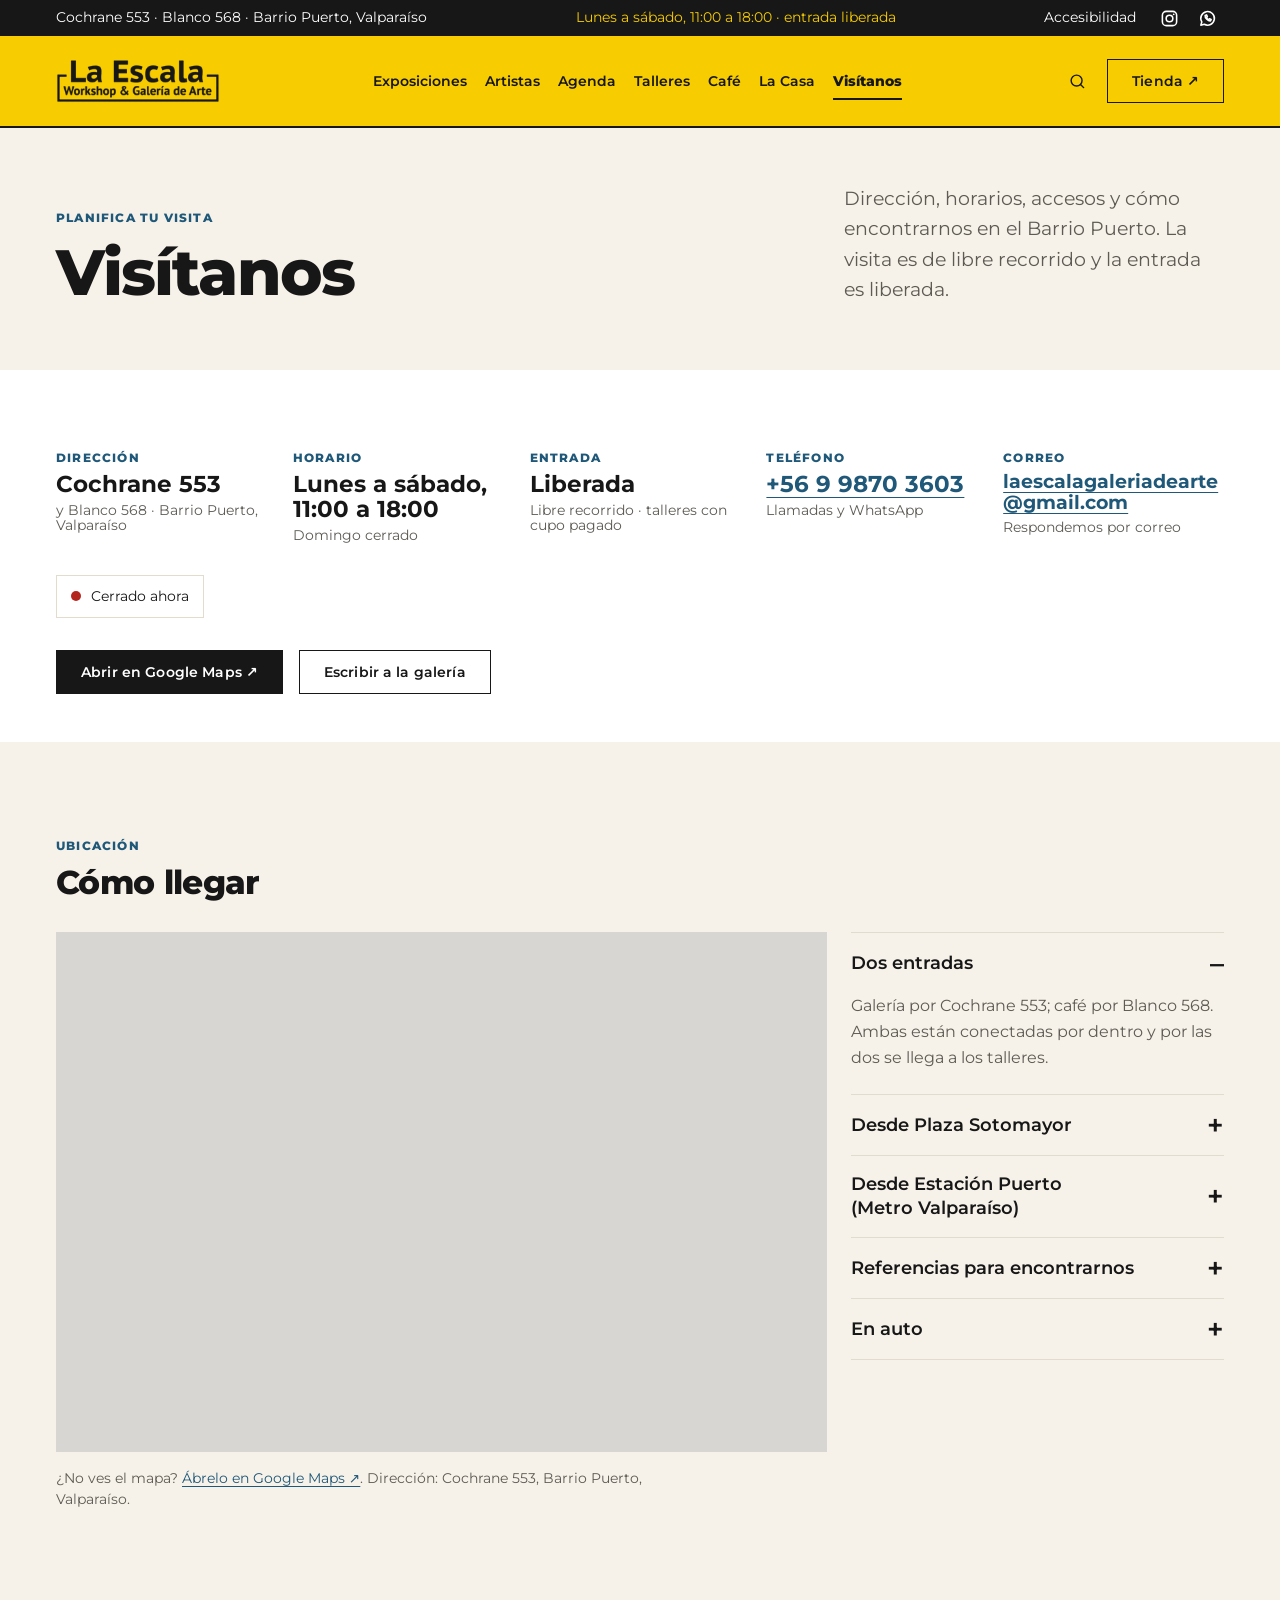
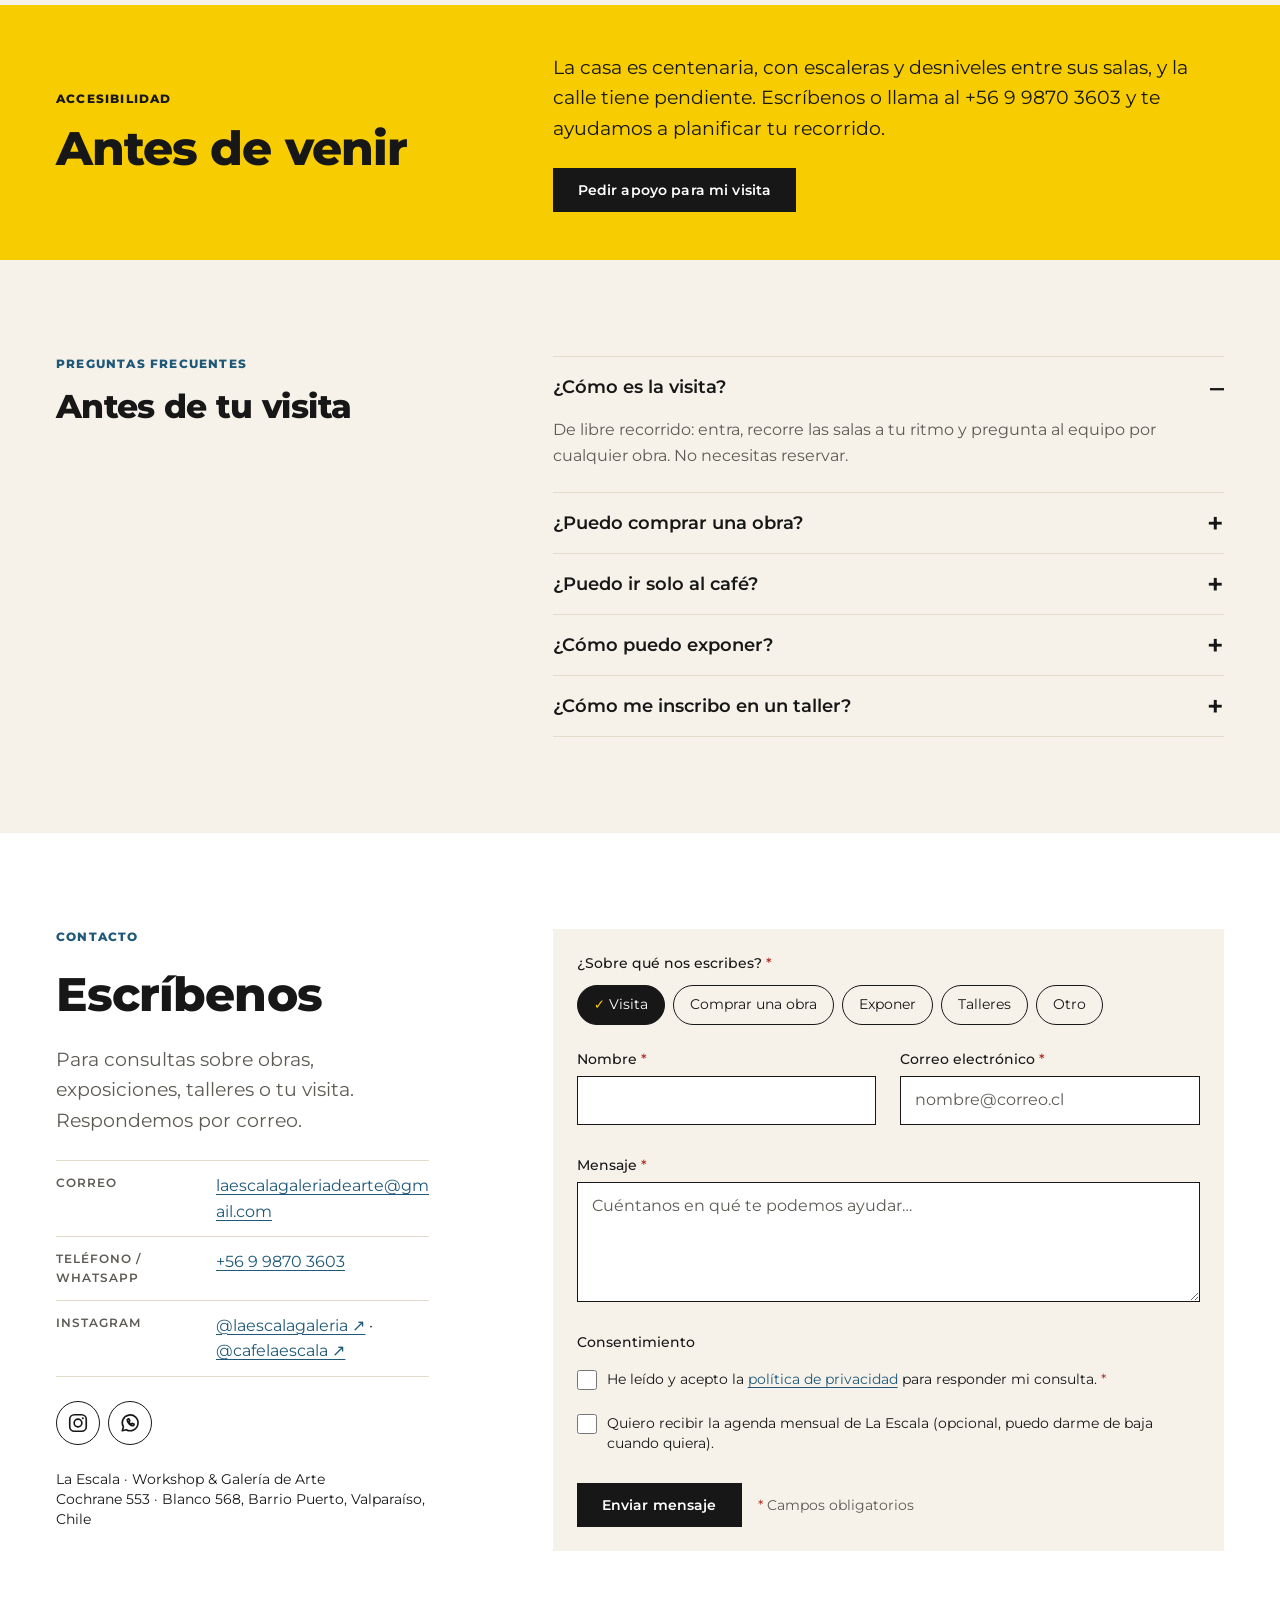
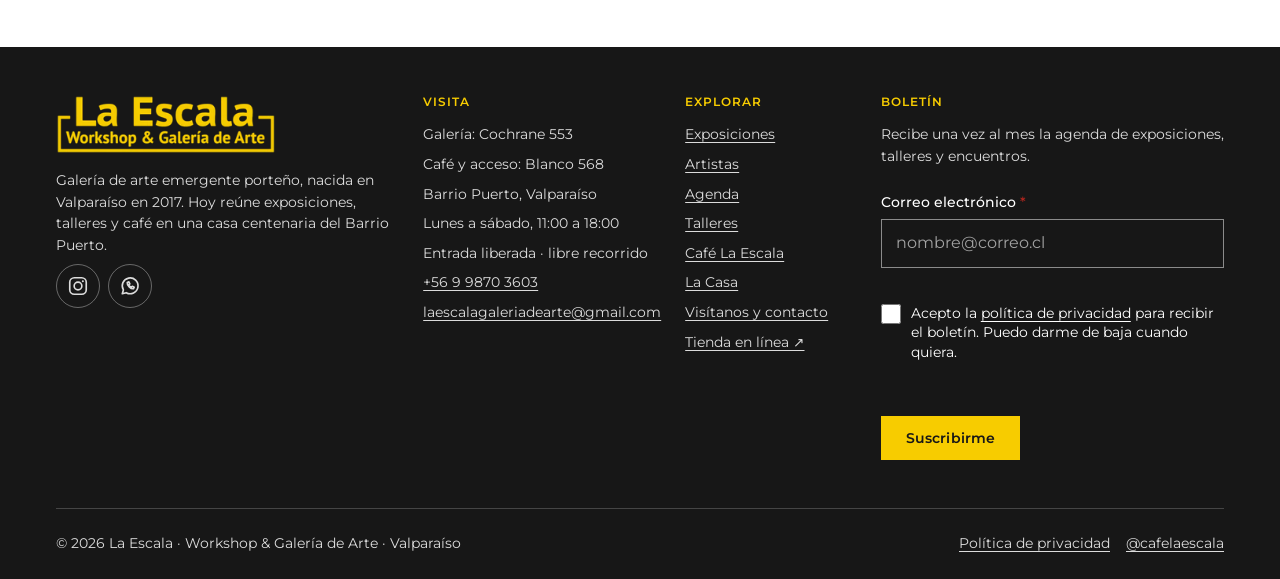
<file: visitanos.html>
<!DOCTYPE html>
<html lang="es">

<head>
  <meta charset="UTF-8">
  <meta name="viewport" content="width=device-width, initial-scale=1">
  <title>Visítanos: cómo llegar, horarios y contacto · La Escala</title>
  <meta name="description"
    content="Cochrane 553 y Blanco 568, Barrio Puerto, Valparaíso. Lunes a sábado de 11:00 a 18:00, entrada liberada. Cómo llegar, accesibilidad y contacto.">
  <link rel="canonical" href="https://gloria-garcia.github.io/la-escala/visitanos.html">
  <meta name="theme-color" content="#f7cc00">
  <meta property="og:type" content="website">
  <meta property="og:site_name" content="La Escala · Workshop &amp; Galería de Arte">
  <meta property="og:locale" content="es_CL">
  <meta property="og:title" content="Visítanos: cómo llegar, horarios y contacto · La Escala">
  <meta property="og:description"
    content="Cochrane 553 y Blanco 568, Barrio Puerto, Valparaíso. Lunes a sábado de 11:00 a 18:00, entrada liberada. Cómo llegar, accesibilidad y contacto.">
  <meta property="og:url" content="https://gloria-garcia.github.io/la-escala/visitanos.html">
  <meta property="og:image" content="https://gloria-garcia.github.io/la-escala/img/og-la-escala.jpg">
  <meta property="og:image:alt" content="Logo de La Escala sobre fondo negro">
  <meta name="twitter:card" content="summary_large_image">
  <link rel="icon" href="favicon.svg" type="image/svg+xml">
  <link rel="preload" href="fonts/montserrat-latin-400-normal.woff2" as="font" type="font/woff2" crossorigin>
  <link rel="preload" href="fonts/montserrat-latin-800-normal.woff2" as="font" type="font/woff2" crossorigin>
  <link rel="preload" href="fonts/montserrat-latin-700-normal.woff2" as="font" type="font/woff2" crossorigin>
  <link rel="preload" href="fonts/montserrat-latin-600-normal.woff2" as="font" type="font/woff2" crossorigin>
  <link rel="stylesheet" href="css/styles.css">
  <noscript>
    <style>
      [data-vista-calendario] {
        display: none;
      }

    </style>
  </noscript>
  <script src="js/datos.js" defer></script>
  <script src="js/main.js" defer></script>
  <script type="application/ld+json">
    {
      "@context": "https://schema.org",
      "@type": "ArtGallery",
      "name": "La Escala · Workshop & Galería de Arte",
      "description": "Galería de arte emergente porteño, talleres y café en una casa centenaria del Barrio Puerto de Valparaíso.",
      "foundingDate": "2017",
      "address": {
        "@type": "PostalAddress",
        "streetAddress": "Cochrane 553",
        "addressLocality": "Valparaíso",
        "addressRegion": "Valparaíso",
        "addressCountry": "CL"
      },
      "openingHours": "Mo-Sa 11:00-18:00",
      "isAccessibleForFree": true,
      "telephone": "+56998703603",
      "email": "laescalagaleriadearte@gmail.com",
      "founder": {
        "@type": "Person",
        "name": "Jaime Blaset Bravo"
      },
      "url": "https://gloria-garcia.github.io/la-escala/",
      "image": "https://gloria-garcia.github.io/la-escala/img/og-la-escala.jpg",
      "sameAs": ["https://www.laescala.cl", "https://www.instagram.com/laescalagaleria/"]
    }

  </script>
</head>

<body>
  <!-- Enlace para saltar la navegación con el teclado (accesibilidad, Clase 9) -->
  <a class="saltar" href="#contenido">Saltar al contenido principal</a>
  <noscript>
    <p class="noscript">Algunas funciones interactivas no están disponibles sin JavaScript. Todo el contenido sigue
      aquí.</p>
  </noscript>
  <!-- Barra superior: datos de visita y redes -->
  <div class="barra-superior">
    <div class="contenedor barra-superior__fila">
      <p>Cochrane 553 · Blanco 568 · Barrio Puerto, Valparaíso</p>
      <p class="barra-superior__destacado">Lunes a sábado, 11:00 a 18:00 · entrada liberada</p>
      <div class="barra-superior__lista">
        <a href="visitanos.html#accesibilidad">Accesibilidad</a>
        <ul class="redes">
          <li><a href="https://www.instagram.com/laescalagaleria/" target="_blank" rel="noopener"><svg
                viewBox="0 0 24 24" aria-hidden="true" focusable="false">
                <rect x="3" y="3" width="18" height="18" rx="5" />
                <circle cx="12" cy="12" r="4.2" />
                <circle class="redes__punto" cx="17.3" cy="6.7" r="1.1" />
              </svg><span class="visualmente-oculto">Instagram de La Escala (se abre en otra pestaña)</span></a></li>
          <li><a href="https://wa.me/56998703603" target="_blank" rel="noopener"><svg viewBox="0 0 24 24"
                aria-hidden="true" focusable="false">
                <path d="M3.6 20.4l1.2-4.1a8.6 8.6 0 1 1 3.1 3l-4.3 1.1z" />
                <path
                  d="M9 8.3c-.4 2.9 3.8 7.1 6.7 6.7l.9-1.7-2.1-1-1.1 1.1c-1.2-.5-2.2-1.5-2.7-2.7l1.1-1.1-1-2.1-1.8.8z" />
              </svg><span class="visualmente-oculto">WhatsApp +56 9 9870 3603 (se abre en otra pestaña)</span></a></li>
        </ul>
      </div>
    </div>
  </div>
  <!-- Cabecera y navegación principal (se repite en todas las páginas) -->
  <header class="cabecera" data-cabecera>
    <div class="contenedor cabecera__fila">
      <a class="cabecera__logo" href="index.html" aria-label="La Escala, Workshop y Galería de Arte: ir al inicio">
        <img src="img/logo-la-escala-tinta-480.webp"
          srcset="img/logo-la-escala-tinta-240.webp 240w, img/logo-la-escala-tinta-480.webp 480w" sizes="164px" alt=""
          width="480" height="128">
      </a>
      <nav class="nav" id="menu" aria-label="Principal">
        <ul class="nav__lista">
          <li><a class="nav__enlace" href="exposiciones.html">Exposiciones</a></li>
          <li><a class="nav__enlace" href="artistas.html">Artistas</a></li>
          <li><a class="nav__enlace" href="agenda.html">Agenda</a></li>
          <li><a class="nav__enlace" href="talleres.html">Talleres</a></li>
          <li><a class="nav__enlace" href="cafe.html">Café</a></li>
          <li><a class="nav__enlace" href="la-casa.html">La Casa</a></li>
          <li><a class="nav__enlace" href="visitanos.html" aria-current="page">Visítanos</a></li>
        </ul>
        <div class="nav__extra">
          <a class="btn btn--acento" href="https://www.laescala.cl" target="_blank" rel="noopener">Tienda en línea
            ↗<span class="visualmente-oculto"> (se abre en otra pestaña)</span></a>
          <p>Cochrane 553 · Blanco 568 · Barrio Puerto, Valparaíso<br>Lunes a sábado, 11:00 a 18:00 · entrada liberada
          </p>
          <ul class="redes">
            <li><a href="https://www.instagram.com/laescalagaleria/" target="_blank" rel="noopener"><svg
                  viewBox="0 0 24 24" aria-hidden="true" focusable="false">
                  <rect x="3" y="3" width="18" height="18" rx="5" />
                  <circle cx="12" cy="12" r="4.2" />
                  <circle class="redes__punto" cx="17.3" cy="6.7" r="1.1" />
                </svg><span class="visualmente-oculto">Instagram de La Escala (se abre en otra pestaña)</span></a></li>
            <li><a href="https://wa.me/56998703603" target="_blank" rel="noopener"><svg viewBox="0 0 24 24"
                  aria-hidden="true" focusable="false">
                  <path d="M3.6 20.4l1.2-4.1a8.6 8.6 0 1 1 3.1 3l-4.3 1.1z" />
                  <path
                    d="M9 8.3c-.4 2.9 3.8 7.1 6.7 6.7l.9-1.7-2.1-1-1.1 1.1c-1.2-.5-2.2-1.5-2.7-2.7l1.1-1.1-1-2.1-1.8.8z" />
                </svg><span class="visualmente-oculto">WhatsApp +56 9 9870 3603 (se abre en otra pestaña)</span></a>
            </li>
          </ul>
        </div>
      </nav>
      <div class="cabecera__acciones">
        <a class="btn-icono" href="artistas.html#buscador" data-abrir-busqueda><svg class="icono" viewBox="0 0 24 24"
            aria-hidden="true" focusable="false">
            <circle cx="11" cy="11" r="7" />
            <path d="M20 20l-4-4" />
          </svg><span class="btn-icono__texto">Buscar</span><span class="visualmente-oculto"> en el sitio</span></a>
        <a class="btn btn--contorno cabecera__tienda" href="https://www.laescala.cl" target="_blank"
          rel="noopener">Tienda ↗<span class="visualmente-oculto"> (se abre en otra pestaña)</span></a>
        <button type="button" class="menu-btn" aria-expanded="false" aria-controls="menu" aria-label="Abrir menú"
          data-menu-btn><svg class="icono" viewBox="0 0 24 24" aria-hidden="true" focusable="false">
            <path d="M3 7h18M3 12h18M3 17h18" />
          </svg><span data-menu-texto>Menú</span></button>
      </div>
    </div>
  </header>
  <main id="contenido" tabindex="-1">
    <section class="encabezado-pagina contenedor" aria-labelledby="titulo-pagina">
      <div class="encabezado-pagina__fila">
        <div class="encabezado-pagina__titulo">
          <p class="etiqueta">Planifica tu visita</p>
          <h1 id="titulo-pagina" class="display">Visítanos</h1>
        </div>
        <p class="lead texto-suave">Dirección, horarios, accesos y cómo encontrarnos en el Barrio Puerto. La visita es
          de libre recorrido y la entrada es liberada.</p>
      </div>
    </section>

    <section class="seccion seccion--blanca seccion--compacta" aria-labelledby="datos-titulo">
      <div class="contenedor pila--xl">
        <h2 id="datos-titulo" class="visualmente-oculto">Datos de visita</h2>
        <dl class="datos-clave">
          <div>
            <dt class="etiqueta">Dirección</dt>
            <dd>Cochrane 553 <small>y Blanco 568 · Barrio Puerto, Valparaíso</small></dd>
          </div>
          <div>
            <dt class="etiqueta">Horario</dt>
            <dd>Lunes a sábado, 11:00 a 18:00 <small>Domingo cerrado</small></dd>
          </div>
          <div>
            <dt class="etiqueta">Entrada</dt>
            <dd>Liberada <small>Libre recorrido · talleres con cupo pagado</small></dd>
          </div>
          <div>
            <dt class="etiqueta">Teléfono</dt>
            <dd><a href="https://wa.me/56998703603" target="_blank" rel="noopener">+56 9 9870 3603<span
                  class="visualmente-oculto"> (se abre en otra pestaña)</span></a> <small>Llamadas y WhatsApp</small>
            </dd>
          </div>
          <div>
            <dt class="etiqueta">Correo</dt>
            <dd class="datos-clave__correo"><a
                href="mailto:laescalagaleriadearte@gmail.com">laescalagaleriadearte<wbr>@gmail.com</a>
              <small>Respondemos por correo</small></dd>
          </div>
        </dl>
        <p class="abierto" data-abierto="galeria" role="status">Lunes a sábado, 11:00 a 18:00</p>
        <div class="fila">
          <a class="btn btn--primario"
            href="https://www.google.com/maps/search/?api=1&query=La+Escala+Galer%C3%ADa+Cochrane+553+Valpara%C3%ADso"
            target="_blank" rel="noopener">Abrir en Google Maps ↗<span class="visualmente-oculto"> (se abre en otra
              pestaña)</span></a>
          <a class="btn btn--contorno" href="#contacto">Escribir a la galería</a>
        </div>
      </div>
    </section>

    <section class="seccion" id="como-llegar" aria-labelledby="llegar-titulo">
      <div class="contenedor">
        <div class="seccion__cabeza">
          <div>
            <p class="etiqueta">Ubicación</p>
            <h2 id="llegar-titulo">Cómo llegar</h2>
          </div>

        </div>
        <div class="dividido dividido--8-4 dividido--arriba">
          <div class="pila">
            <div class="mapa">
              <iframe
                src="https://maps.google.com/maps?q=La%20Escala%20Galer%C3%ADa%2C%20Cochrane%20553%2C%20Valpara%C3%ADso&amp;z=17&amp;output=embed"
                title="Mapa de La Escala en Cochrane 553, Barrio Puerto, Valparaíso" loading="lazy"
                referrerpolicy="no-referrer-when-downgrade"></iframe>
            </div>
            <p class="pequeno texto-suave">¿No ves el mapa? <a
                href="https://www.google.com/maps/search/?api=1&query=La+Escala+Galer%C3%ADa+Cochrane+553+Valpara%C3%ADso"
                target="_blank" rel="noopener">Ábrelo en Google Maps ↗<span class="visualmente-oculto"> (se abre en otra
                  pestaña)</span></a>. Dirección: Cochrane 553, Barrio Puerto, Valparaíso.</p>
          </div>
          <div class="acordeon">
            <div class="acordeon__item">
              <h3 class="acordeon__titulo"><button type="button" class="acordeon__btn" aria-expanded="true"
                  aria-controls="rutas-1">Dos entradas</button></h3>
              <div class="acordeon__panel" id="rutas-1">
                <p>Galería por Cochrane 553; café por Blanco 568. Ambas están conectadas por dentro y por las dos se
                  llega a los talleres.</p>
              </div>
            </div>
            <div class="acordeon__item">
              <h3 class="acordeon__titulo"><button type="button" class="acordeon__btn" aria-expanded="false"
                  aria-controls="rutas-2">Desde Plaza Sotomayor</button></h3>
              <div class="acordeon__panel" id="rutas-2" hidden>
                <p>A pie por el Barrio Puerto hacia calle Cochrane.</p>
              </div>
            </div>
            <div class="acordeon__item">
              <h3 class="acordeon__titulo"><button type="button" class="acordeon__btn" aria-expanded="false"
                  aria-controls="rutas-3">Desde Estación Puerto (Metro Valparaíso)</button></h3>
              <div class="acordeon__panel" id="rutas-3" hidden>
                <p>Camina por Av. Errázuriz y sube hacia calle Cochrane.</p>
              </div>
            </div>
            <div class="acordeon__item">
              <h3 class="acordeon__titulo"><button type="button" class="acordeon__btn" aria-expanded="false"
                  aria-controls="rutas-4">Referencias para encontrarnos</button></h3>
              <div class="acordeon__panel" id="rutas-4" hidden>
                <p>Ascensor El Peral, Plaza Sotomayor y Estación Puerto: los hitos que más reconocen las personas del
                  barrio, según la encuesta de la investigación.</p>
              </div>
            </div>
            <div class="acordeon__item">
              <h3 class="acordeon__titulo"><button type="button" class="acordeon__btn" aria-expanded="false"
                  aria-controls="rutas-5">En auto</button></h3>
              <div class="acordeon__panel" id="rutas-5" hidden>
                <p>El estacionamiento en la calle es limitado; recomendamos transporte público.</p>
              </div>
            </div>
          </div>
        </div>
      </div>
    </section>

    <section class="seccion seccion--amarillo seccion--compacta" id="accesibilidad" aria-labelledby="acc-titulo">
      <div class="contenedor dividido dividido--4-7">
        <div class="pila">
          <p class="etiqueta etiqueta--tinta">Accesibilidad</p>
          <h2 id="acc-titulo" class="titulo-grande">Antes de venir</h2>
        </div>
        <div class="pila--l">
          <p class="lead">La casa es centenaria, con escaleras y desniveles entre sus salas, y la calle tiene pendiente.
            Escríbenos o llama al +56 9 9870 3603 y te ayudamos a planificar tu recorrido.</p>
          <a class="btn btn--primario" href="visitanos.html?motivo=visita#contacto">Pedir apoyo para mi visita</a>
        </div>
      </div>
    </section>

    <section class="seccion" id="preguntas" aria-labelledby="faq-titulo">
      <div class="contenedor dividido dividido--4-7 dividido--arriba">
        <div class="pila">
          <p class="etiqueta">Preguntas frecuentes</p>
          <h2 id="faq-titulo">Antes de tu visita</h2>
        </div>
        <div class="acordeon">
          <div class="acordeon__item">
            <h3 class="acordeon__titulo"><button type="button" class="acordeon__btn" aria-expanded="true"
                aria-controls="faq-1">¿Cómo es la visita?</button></h3>
            <div class="acordeon__panel" id="faq-1">
              <p>De libre recorrido: entra, recorre las salas a tu ritmo y pregunta al equipo por cualquier obra. No
                necesitas reservar.</p>
            </div>
          </div>
          <div class="acordeon__item">
            <h3 class="acordeon__titulo"><button type="button" class="acordeon__btn" aria-expanded="false"
                aria-controls="faq-2">¿Puedo comprar una obra?</button></h3>
            <div class="acordeon__panel" id="faq-2" hidden>
              <p>Sí. Puedes preguntar por cualquier obra en la casa o comprarla en la <a href="https://www.laescala.cl"
                  target="_blank" rel="noopener">tienda en línea ↗<span class="visualmente-oculto"> (se abre en otra
                    pestaña)</span></a>. El despacho a domicilio no está incluido: depende del volumen, el peso y el
                destino de la obra.</p>
            </div>
          </div>
          <div class="acordeon__item">
            <h3 class="acordeon__titulo"><button type="button" class="acordeon__btn" aria-expanded="false"
                aria-controls="faq-3">¿Puedo ir solo al café?</button></h3>
            <div class="acordeon__panel" id="faq-3" hidden>
              <p>Sí. El café tiene su propia entrada por Blanco 568.</p>
            </div>
          </div>
          <div class="acordeon__item">
            <h3 class="acordeon__titulo"><button type="button" class="acordeon__btn" aria-expanded="false"
                aria-controls="faq-4">¿Cómo puedo exponer?</button></h3>
            <div class="acordeon__panel" id="faq-4" hidden>
              <p>Envía tu propuesta con el motivo «Exponer». Para exponer se pide un mínimo de cinco obras, y cada
                artista pone el precio de su trabajo.</p>
            </div>
          </div>
          <div class="acordeon__item">
            <h3 class="acordeon__titulo"><button type="button" class="acordeon__btn" aria-expanded="false"
                aria-controls="faq-5">¿Cómo me inscribo en un taller?</button></h3>
            <div class="acordeon__panel" id="faq-5" hidden>
              <p>Elige el taller en <a href="talleres.html">Talleres</a> y obtén tu cupo en la tienda en línea. Si
                tienes dudas, usa el formulario de consultas.</p>
            </div>
          </div>
        </div>
      </div>
    </section>

    <!-- Formulario de contacto (Clase 8) -->
    <section class="seccion seccion--blanca" id="contacto" aria-labelledby="contacto-titulo">
      <div class="contenedor dividido dividido--4-7 dividido--arriba">
        <div class="pila--l">
          <p class="etiqueta">Contacto</p>
          <h2 id="contacto-titulo" class="titulo-grande">Escríbenos</h2>
          <p class="lead texto-suave">Para consultas sobre obras, exposiciones, talleres o tu visita. Respondemos por
            correo.</p>
          <dl class="ficha">
            <div class="ficha__fila">
              <dt>Correo</dt>
              <dd><a href="mailto:laescalagaleriadearte@gmail.com">laescalagaleriadearte@gmail.com</a></dd>
            </div>
            <div class="ficha__fila">
              <dt>Teléfono / WhatsApp</dt>
              <dd><a href="https://wa.me/56998703603" target="_blank" rel="noopener">+56 9 9870 3603<span
                    class="visualmente-oculto"> (se abre en otra pestaña)</span></a></dd>
            </div>
            <div class="ficha__fila">
              <dt>Instagram</dt>
              <dd><a href="https://www.instagram.com/laescalagaleria/" target="_blank" rel="noopener">@laescalagaleria
                  ↗<span class="visualmente-oculto"> (se abre en otra pestaña)</span></a> · <a
                  href="https://www.instagram.com/cafelaescala/" target="_blank" rel="noopener">@cafelaescala ↗<span
                    class="visualmente-oculto"> (se abre en otra pestaña)</span></a></dd>
            </div>
          </dl>
          <ul class="redes redes--contorno">
            <li><a href="https://www.instagram.com/laescalagaleria/" target="_blank" rel="noopener"><svg
                  viewBox="0 0 24 24" aria-hidden="true" focusable="false">
                  <rect x="3" y="3" width="18" height="18" rx="5" />
                  <circle cx="12" cy="12" r="4.2" />
                  <circle class="redes__punto" cx="17.3" cy="6.7" r="1.1" />
                </svg><span class="visualmente-oculto">Instagram de La Escala (se abre en otra pestaña)</span></a></li>
            <li><a href="https://wa.me/56998703603" target="_blank" rel="noopener"><svg viewBox="0 0 24 24"
                  aria-hidden="true" focusable="false">
                  <path d="M3.6 20.4l1.2-4.1a8.6 8.6 0 1 1 3.1 3l-4.3 1.1z" />
                  <path
                    d="M9 8.3c-.4 2.9 3.8 7.1 6.7 6.7l.9-1.7-2.1-1-1.1 1.1c-1.2-.5-2.2-1.5-2.7-2.7l1.1-1.1-1-2.1-1.8.8z" />
                </svg><span class="visualmente-oculto">WhatsApp +56 9 9870 3603 (se abre en otra pestaña)</span></a>
            </li>
          </ul>
          <address class="pequeno">La Escala · Workshop &amp; Galería de Arte<br>Cochrane 553 · Blanco 568, Barrio
            Puerto, Valparaíso, Chile</address>
        </div>
        <div class="caja caja--marfil">
          <form class="form" data-validar action="#" method="post" aria-labelledby="form-contacto-titulo">
            <h3 id="form-contacto-titulo" class="visualmente-oculto">Formulario de contacto</h3>
            <p class="form__resumen" data-resumen hidden role="alert"></p>
            <fieldset class="grupo">
              <legend>¿Sobre qué nos escribes? <span class="requerido" aria-hidden="true">*</span></legend>
              <div class="opciones opciones--chips"><label class="opcion-chip" for="motivo-visita"><input type="radio"
                    name="motivo" id="motivo-visita" value="visita" required checked
                    aria-describedby="motivo-error"><span>Visita</span></label><label class="opcion-chip"
                  for="motivo-obra"><input type="radio" name="motivo" id="motivo-obra" value="obra" required
                    aria-describedby="motivo-error"><span>Comprar una obra</span></label><label class="opcion-chip"
                  for="motivo-exponer"><input type="radio" name="motivo" id="motivo-exponer" value="exponer" required
                    aria-describedby="motivo-error"><span>Exponer</span></label><label class="opcion-chip"
                  for="motivo-talleres"><input type="radio" name="motivo" id="motivo-talleres" value="talleres" required
                    aria-describedby="motivo-error"><span>Talleres</span></label><label class="opcion-chip"
                  for="motivo-otro"><input type="radio" name="motivo" id="motivo-otro" value="otro" required
                    aria-describedby="motivo-error"><span>Otro</span></label></div>
              <p class="campo__error" id="motivo-error" aria-live="polite"></p>
            </fieldset>
            <div class="form__fila">
              <div class="campo">
                <label for="contacto-nombre">Nombre <span class="requerido" aria-hidden="true">*</span></label>
                <input type="text" id="contacto-nombre" name="nombre" aria-describedby="contacto-nombre-error" required
                  autocomplete="name" minlength="2">

                <p class="campo__error" id="contacto-nombre-error" aria-live="polite"></p>
              </div>
              <div class="campo">
                <label for="contacto-correo">Correo electrónico <span class="requerido"
                    aria-hidden="true">*</span></label>
                <input type="email" id="contacto-correo" name="correo" aria-describedby="contacto-correo-error" required
                  placeholder="nombre@correo.cl" autocomplete="email" pattern="[^@\s]+@[^@\s]+\.[^@\s]+">

                <p class="campo__error" id="contacto-correo-error" aria-live="polite"></p>
              </div>
            </div>
            <div class="campo">
              <label for="contacto-mensaje">Mensaje <span class="requerido" aria-hidden="true">*</span></label>
              <textarea id="contacto-mensaje" name="mensaje" aria-describedby="contacto-mensaje-error" required
                placeholder="Cuéntanos en qué te podemos ayudar…" minlength="10"></textarea>

              <p class="campo__error" id="contacto-mensaje-error" aria-live="polite"></p>
            </div>
            <fieldset class="grupo">
              <legend>Consentimiento</legend>
              <label class="check" for="contacto-privacidad"><input type="checkbox" id="contacto-privacidad"
                  name="privacidad" required aria-describedby="contacto-privacidad-error"> <span>He leído y acepto la <a
                    href="privacidad.html">política de privacidad</a> para responder mi consulta. <span
                    class="requerido" aria-hidden="true">*</span></span></label>
              <p class="campo__error" id="contacto-privacidad-error" aria-live="polite"></p>
              <label class="check" for="contacto-boletin"><input type="checkbox" id="contacto-boletin" name="boletin">
                <span>Quiero recibir la agenda mensual de La Escala (opcional, puedo darme de baja cuando
                  quiera).</span></label>
            </fieldset>
            <p class="aviso aviso--error" data-error-envio hidden role="alert">No pudimos enviar tu mensaje. Revisa tu
              conexión: tus datos siguen aquí.</p>
            <div class="form__envio">
              <button type="submit" class="btn btn--primario">Enviar mensaje</button>
              <p class="pequeno texto-suave"><span class="requerido">*</span> Campos obligatorios</p>
            </div>
          </form>
          <p class="form__exito" data-exito hidden role="status">¡Gracias<span data-exito-nombre></span>! Recibimos tu
            mensaje y te responderemos a tu correo.</p>
        </div>
      </div>
    </section>
  </main>
  <!-- Pie de página -->
  <footer class="pie">
    <div class="contenedor">
      <div class="pie__grilla">
        <div class="pila">
          <img class="pie__logo" src="img/logo-la-escala-amarillo-560.webp"
            srcset="img/logo-la-escala-amarillo-280.webp 280w, img/logo-la-escala-amarillo-560.webp 560w" sizes="220px"
            alt="La Escala, Workshop y Galería de Arte" width="560" height="150" loading="lazy">
          <p>Galería de arte emergente porteño, nacida en Valparaíso en 2017. Hoy reúne exposiciones, talleres y café en
            una casa centenaria del Barrio Puerto.</p>
          <ul class="redes redes--pie">
            <li><a href="https://www.instagram.com/laescalagaleria/" target="_blank" rel="noopener"><svg
                  viewBox="0 0 24 24" aria-hidden="true" focusable="false">
                  <rect x="3" y="3" width="18" height="18" rx="5" />
                  <circle cx="12" cy="12" r="4.2" />
                  <circle class="redes__punto" cx="17.3" cy="6.7" r="1.1" />
                </svg><span class="visualmente-oculto">Instagram de La Escala (se abre en otra pestaña)</span></a></li>
            <li><a href="https://wa.me/56998703603" target="_blank" rel="noopener"><svg viewBox="0 0 24 24"
                  aria-hidden="true" focusable="false">
                  <path d="M3.6 20.4l1.2-4.1a8.6 8.6 0 1 1 3.1 3l-4.3 1.1z" />
                  <path
                    d="M9 8.3c-.4 2.9 3.8 7.1 6.7 6.7l.9-1.7-2.1-1-1.1 1.1c-1.2-.5-2.2-1.5-2.7-2.7l1.1-1.1-1-2.1-1.8.8z" />
                </svg><span class="visualmente-oculto">WhatsApp +56 9 9870 3603 (se abre en otra pestaña)</span></a>
            </li>
          </ul>
        </div>
        <div>
          <h2>Visita</h2>
          <address>
            <ul>
              <li>Galería: Cochrane 553</li>
              <li>Café y acceso: Blanco 568</li>
              <li>Barrio Puerto, Valparaíso</li>
              <li>Lunes a sábado, 11:00 a 18:00</li>
              <li>Entrada liberada · libre recorrido</li>
              <li><a href="tel:+56998703603">+56 9 9870 3603</a></li>
              <li><a href="mailto:laescalagaleriadearte@gmail.com">laescalagaleriadearte@gmail.com</a></li>
            </ul>
          </address>
        </div>
        <nav aria-label="Pie de página">
          <h2>Explorar</h2>
          <ul>
            <li><a href="exposiciones.html">Exposiciones</a></li>
            <li><a href="artistas.html">Artistas</a></li>
            <li><a href="agenda.html">Agenda</a></li>
            <li><a href="talleres.html">Talleres</a></li>
            <li><a href="cafe.html">Café La Escala</a></li>
            <li><a href="la-casa.html">La Casa</a></li>
            <li><a href="visitanos.html">Visítanos y contacto</a></li>
            <li><a href="https://www.laescala.cl" target="_blank" rel="noopener">Tienda en línea ↗<span
                  class="visualmente-oculto"> (se abre en otra pestaña)</span></a></li>
          </ul>
        </nav>
        <div class="pie__boletin">
          <h2>Boletín</h2>
          <form class="form" data-validar action="#" method="post" aria-label="Suscripción al boletín">
            <p>Recibe una vez al mes la agenda de exposiciones, talleres y encuentros.</p>
            <div class="campo">
              <label for="boletin-correo">Correo electrónico <span class="requerido" aria-hidden="true">*</span></label>
              <input type="email" id="boletin-correo" name="correo" autocomplete="email"
                pattern="[^@\s]+@[^@\s]+\.[^@\s]+" placeholder="nombre@correo.cl" required
                aria-describedby="boletin-correo-error">
              <p class="campo__error" id="boletin-correo-error" aria-live="polite"></p>
            </div>
            <label class="check" for="boletin-privacidad"><input type="checkbox" id="boletin-privacidad"
                name="privacidad" required aria-describedby="boletin-privacidad-error"> <span>Acepto la <a
                  href="privacidad.html">política de privacidad</a> para recibir el boletín. Puedo darme de baja cuando
                quiera.</span></label>
            <p class="campo__error" id="boletin-privacidad-error" aria-live="polite"></p>
            <div class="form__envio"><button type="submit" class="btn btn--acento">Suscribirme</button></div>
          </form>
          <p class="form__exito" data-exito hidden role="status">¡Gracias! Te escribiremos con la próxima agenda.</p>
        </div>
      </div>
      <div class="pie__legal">
        <p>© 2026 La Escala · Workshop &amp; Galería de Arte · Valparaíso</p>
        <ul>
          <li><a href="privacidad.html">Política de privacidad</a></li>
          <li><a href="https://www.instagram.com/cafelaescala/" target="_blank" rel="noopener">@cafelaescala<span
                class="visualmente-oculto"> (se abre en otra pestaña)</span></a></li>
        </ul>
      </div>
    </div>
  </footer>
</body>

</html>
</file>
<file: css/styles.css>
/*
  La Escala · Workshop & Galería de Arte
  Hoja de estilos del sitio (la misma para todas las páginas).
  Proyecto final Diseño desde el Código, PUCV 2026 · Gloria García

  Orden de la hoja:
  00 Tipografía (Montserrat)      08 Componentes de cada página
  01 Variables                    09 Formularios
  02 Base                         10 Estados (vacío, error, sin conexión)
  03 Utilidades y accesibilidad   11 Lightbox, avisos y volver arriba
  04 Botones y chips              12 Pie de página y utilidades
  05 Cabecera y menú              13 Responsivo (768 y 1100 px)
  06 Estructura y grillas         14 Movimiento reducido e impresión
  07 Tarjetas, eventos y fichas
*/

/* 00. Tipografía web embebida: Montserrat (WOFF2 en /fonts, licencia OFL).
   Geométrica y de trazo firme, dialoga con la letra de los logos de La Escala y Café La Escala. */
@font-face {
  font-family: "Montserrat";
  font-style: normal;
  font-weight: 400;
  font-display: swap;
  src: url("../fonts/montserrat-latin-400-normal.woff2") format("woff2");
}
@font-face {
  font-family: "Montserrat";
  font-style: italic;
  font-weight: 400;
  font-display: swap;
  src: url("../fonts/montserrat-latin-400-italic.woff2") format("woff2");
}
@font-face {
  font-family: "Montserrat";
  font-style: normal;
  font-weight: 500;
  font-display: swap;
  src: url("../fonts/montserrat-latin-500-normal.woff2") format("woff2");
}
@font-face {
  font-family: "Montserrat";
  font-style: normal;
  font-weight: 600;
  font-display: swap;
  src: url("../fonts/montserrat-latin-600-normal.woff2") format("woff2");
}
@font-face {
  font-family: "Montserrat";
  font-style: normal;
  font-weight: 700;
  font-display: swap;
  src: url("../fonts/montserrat-latin-700-normal.woff2") format("woff2");
}
@font-face {
  font-family: "Montserrat";
  font-style: normal;
  font-weight: 800;
  font-display: swap;
  src: url("../fonts/montserrat-latin-800-normal.woff2") format("woff2");
}

/* 01. Variables */
:root {
  /* Color */
  --color-amarillo: #f7cc00;
  --color-tinta: #171717;
  --color-marfil: #f6f2e9;
  --color-azul: #1f5878; /* azul de la paleta, más oscuro para las etiquetas (6,9:1 sobre marfil) */
  --color-celeste: #d9e6ec;
  --color-gris: #d7d6d2;
  --color-blanco: #ffffff;
  --color-gris-texto: #5e5b55;
  --color-linea: #e2dccd;
  --color-error: #b3261e;
  --color-error-fondo: #fbe9e7;
  --color-exito: #2a7a45;

  /* Tipografía */
  /* Una sola familia (Montserrat) en distintos pesos: 800 títulos, 700 subtítulos, 400–600 texto */
  --font-serif: "Montserrat", system-ui, -apple-system, "Segoe UI", Arial, sans-serif;
  --font-sans: "Montserrat", system-ui, -apple-system, "Segoe UI", Arial, sans-serif;
  --fs-display: clamp(2.125rem, 1.35rem + 3.3vw, 4.25rem);
  --fs-h1: clamp(1.875rem, 1.4rem + 1.9vw, 3.125rem);
  --fs-h2: clamp(1.5rem, 1.25rem + 1vw, 2.25rem);
  --fs-h3: clamp(1.1875rem, 1.1rem + 0.4vw, 1.4375rem);
  --fs-h4: 1.125rem;
  --fs-cuerpo-l: clamp(1.0625rem, 1rem + 0.25vw, 1.1875rem);
  --fs-cuerpo: 1rem;
  --fs-pequeno: 0.8438rem;
  --fs-etiqueta: 0.75rem;

  /* Espaciado (base 8 px) */
  --esp-1: 0.25rem;
  --esp-2: 0.5rem;
  --esp-3: 1rem;
  --esp-4: 1.5rem;
  --esp-5: 2rem;
  --esp-6: 3rem;
  --esp-7: 4rem;
  --esp-8: 6rem;

  /* Retícula */
  --ancho-max: 1328px;
  --margen: 1.25rem; /* 20 px en móvil · 56 px en escritorio */
  --gutter: 1rem; /* 16 px en móvil · 24 px en escritorio */
  --alto-cabecera: 64px;

  /* Movimiento (lámina H) */
  --dur-rapida: 0.15s;
  --dur-media: 0.25s;
  --dur-lenta: 0.4s;
  --ease: cubic-bezier(0.2, 0.7, 0.2, 1);

  /* Capas */
  --z-sticky: 50;
  --z-arriba: 90;
  --z-cabecera: 100;
  --z-menu: 200;
  --z-lightbox: 300;
  --z-aviso: 400;

  --tactil-min: 44px;
  --sombra: 0 2px 12px rgb(0 0 0 / 0.12);
}

/* 02. Base y tipografía */
*,
*::before,
*::after {
  box-sizing: border-box;
}

html {
  scroll-behavior: smooth;
  scroll-padding-top: calc(var(--alto-cabecera) + 1rem); /* los anclas no quedan bajo la cabecera fija */
  -webkit-text-size-adjust: 100%;
  text-size-adjust: 100%;
  scrollbar-width: thin;
  scrollbar-color: var(--color-tinta) var(--color-linea);
}

/* Barra de desplazamiento con la identidad de La Escala (lámina D) */
::-webkit-scrollbar {
  width: 10px;
  height: 10px;
}
::-webkit-scrollbar-track {
  background: var(--color-linea);
}
::-webkit-scrollbar-thumb {
  background: var(--color-tinta);
  border: 2px solid var(--color-linea);
  border-radius: 5px;
}
::-webkit-scrollbar-thumb:hover {
  background: var(--color-amarillo);
}

body {
  margin: 0;
  background: var(--color-marfil);
  color: var(--color-tinta);
  font-family: var(--font-sans);
  font-size: var(--fs-cuerpo);
  line-height: 1.6;
  -webkit-font-smoothing: antialiased;
}

body.sin-scroll {
  overflow: hidden;
}

img,
svg,
iframe {
  display: block;
  max-width: 100%;
}

img {
  height: auto;
  background: var(--color-gris);
}

h1,
h2,
h3 {
  margin: 0;
  font-family: var(--font-serif);
  font-weight: 800;
  line-height: 1.1;
  letter-spacing: -0.02em;
  text-wrap: balance;
}

h1 {
  font-size: var(--fs-h1);
}
h2 {
  font-size: var(--fs-h2);
}
h3 {
  font-size: var(--fs-h3);
  font-weight: 700;
  line-height: 1.2;
  letter-spacing: -0.01em;
}

h4 {
  margin: 0;
  font-size: var(--fs-h4);
  font-weight: 600;
  line-height: 1.4;
}

.display {
  font-size: var(--fs-display);
  line-height: 1.02;
  letter-spacing: -0.03em;
}

p {
  margin: 0;
  max-width: 68ch;
}

ul,
ol {
  margin: 0;
  padding: 0;
}

dl,
dd {
  margin: 0;
}

address {
  font-style: normal;
}

a {
  color: var(--color-azul);
  text-decoration-thickness: 1px;
  text-underline-offset: 0.2em;
  transition:
    color var(--dur-rapida) var(--ease),
    text-decoration-color var(--dur-rapida);
}

a:hover {
  text-decoration-color: var(--color-amarillo);
  text-decoration-thickness: 3px;
}

/* Enlaces visitados dentro de textos largos */
.prosa a:visited {
  color: var(--color-gris-texto);
}

:focus-visible {
  outline: 3px solid var(--color-azul);
  outline-offset: 2px;
}

::selection {
  background: var(--color-amarillo);
  color: var(--color-tinta);
}

.lead {
  font-size: var(--fs-cuerpo-l);
  line-height: 1.6;
}

.texto-suave {
  color: var(--color-gris-texto);
}

.pequeno {
  font-size: var(--fs-pequeno);
  line-height: 1.5;
}

.etiqueta {
  display: block;
  font-size: var(--fs-etiqueta);
  font-weight: 800;
  letter-spacing: 0.1em;
  line-height: 1.35;
  text-transform: uppercase;
  color: var(--color-azul);
}

.etiqueta--tinta {
  color: var(--color-tinta);
}
.etiqueta--amarillo {
  color: var(--color-amarillo);
}
.etiqueta--suave {
  color: var(--color-gris-texto);
}

/* 03. Utilidades y accesibilidad */
.visualmente-oculto {
  position: absolute !important;
  width: 1px;
  height: 1px;
  margin: -1px;
  padding: 0;
  overflow: hidden;
  clip: rect(0 0 0 0);
  white-space: nowrap;
  border: 0;
}

.saltar {
  position: absolute;
  top: -100px;
  left: var(--esp-3);
  z-index: 1000;
  padding: 0.75rem 1.125rem;
  background: var(--color-amarillo);
  color: var(--color-tinta);
  font-weight: 600;
  text-decoration: none;
}

.saltar:focus {
  top: var(--esp-3);
}

.contenedor {
  width: 100%;
  max-width: calc(var(--ancho-max) + var(--margen) * 2);
  margin-inline: auto;
  padding-inline: var(--margen);
}

.pila > * + * {
  margin-top: var(--esp-3);
}
.pila--s > * + * {
  margin-top: var(--esp-2);
}
.pila--l > * + * {
  margin-top: var(--esp-4);
}
.pila--xl > * + * {
  margin-top: var(--esp-5);
}

.fila {
  display: flex;
  flex-wrap: wrap;
  align-items: center;
  gap: var(--esp-3);
}

.fila--l {
  gap: var(--esp-4);
}

[hidden] {
  display: none !important;
}

/* 04. Botones, enlaces y chips */
.btn {
  display: inline-flex;
  align-items: center;
  justify-content: center;
  gap: 0.5rem;
  min-height: var(--tactil-min);
  padding: 0.75rem 1.5rem;
  border: 1.5px solid transparent;
  border-radius: 0;
  background: none;
  color: inherit;
  font: 600 0.875rem/1.2 var(--font-sans);
  letter-spacing: 0.01em;
  text-align: center;
  text-decoration: none;
  cursor: pointer;
  transition:
    background-color var(--dur-rapida) var(--ease),
    color var(--dur-rapida) var(--ease),
    border-color var(--dur-rapida) var(--ease),
    box-shadow var(--dur-rapida) var(--ease),
    transform var(--dur-rapida);
}

.btn:active {
  transform: translateY(1px);
  opacity: 0.85;
}

.btn--primario {
  background: var(--color-tinta);
  color: var(--color-blanco);
}
.btn--primario:hover {
  background: var(--color-azul);
}

.btn--acento {
  background: var(--color-amarillo);
  color: var(--color-tinta);
}
.btn--acento:hover {
  background: var(--color-tinta);
  color: var(--color-amarillo);
}

.btn--contorno {
  border-color: var(--color-tinta);
  color: var(--color-tinta);
}
.btn--contorno:hover {
  background: var(--color-tinta);
  color: var(--color-blanco);
}

.btn--contorno-claro {
  border-color: var(--color-amarillo);
  color: var(--color-amarillo);
}
.btn--contorno-claro:hover {
  background: var(--color-amarillo);
  color: var(--color-tinta);
}

.btn--texto {
  min-height: auto;
  padding: 0.375rem 0;
  color: var(--color-tinta);
  box-shadow: inset 0 -1.5px 0 currentColor;
}
.btn--texto:hover {
  box-shadow: inset 0 -3px 0 var(--color-amarillo);
}

.btn--ancho {
  width: 100%;
}

.btn[aria-disabled="true"],
.btn:disabled {
  background: var(--color-gris);
  border-color: var(--color-gris);
  color: var(--color-gris-texto);
  cursor: not-allowed;
  transform: none;
  opacity: 1;
}

.btn--texto[aria-disabled="true"] {
  background: none;
  box-shadow: inset 0 -1.5px 0 var(--color-gris);
}

.btn[aria-busy="true"]::before {
  content: "";
  width: 14px;
  height: 14px;
  border: 2px solid currentColor;
  border-right-color: transparent;
  border-radius: 50%;
  animation: girar 0.8s linear infinite;
}

@keyframes girar {
  to {
    transform: rotate(360deg);
  }
}

.icono {
  width: 1.25em;
  height: 1.25em;
  flex: none;
  fill: none;
  stroke: currentColor;
  stroke-width: 1.8;
  stroke-linecap: round;
  stroke-linejoin: round;
}

/* Chips de filtro: <button aria-pressed> */
.chips {
  display: flex;
  flex-wrap: wrap;
  align-items: center;
  gap: var(--esp-2);
}

.chips__titulo {
  margin-right: var(--esp-1);
  font-size: var(--fs-pequeno);
  color: var(--color-gris-texto);
}

.chip {
  display: inline-flex;
  align-items: center;
  gap: 0.375rem;
  min-height: 40px;
  padding: 0.5rem 1rem;
  border: 1px solid var(--color-tinta);
  border-radius: 999px;
  background: transparent;
  color: var(--color-tinta);
  font: 500 var(--fs-pequeno) / 1.2 var(--font-sans);
  white-space: nowrap;
  cursor: pointer;
  transition:
    background-color var(--dur-rapida),
    color var(--dur-rapida),
    border-width var(--dur-rapida);
}

.chip:hover {
  background: var(--color-linea);
  box-shadow: inset 0 0 0 1px var(--color-tinta);
}

.chip[aria-pressed="true"] {
  background: var(--color-tinta);
  color: var(--color-blanco);
}

.chip[aria-pressed="true"]::before {
  content: "✓";
  color: var(--color-amarillo);
}

.chip:disabled {
  border-color: var(--color-gris);
  color: var(--color-gris-texto);
  cursor: not-allowed;
  background: none;
  box-shadow: none;
}

.chip--quitar::after {
  content: "✕";
  font-size: 0.75em;
}

/* 05. Barra superior, cabecera y menú */
.barra-superior {
  display: none;
  background: var(--color-tinta);
  color: var(--color-blanco);
  font-size: var(--fs-pequeno);
}

.barra-superior__fila {
  display: flex;
  justify-content: space-between;
  align-items: center;
  gap: var(--esp-3);
  min-height: 36px;
}

.barra-superior a,
.barra-superior a:visited {
  color: var(--color-blanco);
  text-decoration: none;
}

.barra-superior a:hover {
  opacity: 1;
  text-decoration: underline;
}

.barra-superior__destacado {
  color: var(--color-amarillo);
}

/* Cabecera amarilla con letras negras: continúa el fondo del logo,
   así el logo no queda como un recuadro aparte de la barra. */
.cabecera {
  position: sticky;
  top: 0;
  z-index: var(--z-cabecera);
  background: var(--color-amarillo);
  color: var(--color-tinta);
  border-bottom: 2px solid var(--color-tinta);
  transition: box-shadow var(--dur-media);
}

.cabecera--compacta {
  box-shadow: var(--sombra);
}

.cabecera__fila {
  display: flex;
  align-items: center;
  justify-content: space-between;
  gap: var(--esp-3);
  min-height: var(--alto-cabecera);
}

.cabecera__logo {
  display: block;
  flex: none;
}

.cabecera__logo img {
  width: 132px;
  height: auto;
  background: none;
  transition: width var(--dur-media) var(--ease);
}

.cabecera__acciones {
  display: flex;
  align-items: center;
  gap: var(--esp-2);
}

.btn-icono {
  display: inline-flex;
  align-items: center;
  justify-content: center;
  gap: 0.375rem;
  min-width: var(--tactil-min);
  min-height: var(--tactil-min);
  padding: 0 0.5rem;
  border: 0;
  background: none;
  color: var(--color-tinta);
  font: 500 0.9375rem/1 var(--font-sans);
  text-decoration: none;
  cursor: pointer;
}

.btn-icono:hover {
  background: rgb(23 23 23 / 0.1);
}

.btn-icono__texto {
  display: none;
}

.menu-btn {
  display: inline-flex;
  align-items: center;
  gap: 0.5rem;
  min-height: var(--tactil-min);
  padding: 0 0.875rem;
  border: 1.5px solid var(--color-tinta);
  background: none;
  color: var(--color-tinta);
  font: 600 0.875rem/1 var(--font-sans);
  cursor: pointer;
}

.menu-btn:hover {
  background: var(--color-tinta);
  color: var(--color-blanco);
}

.cabecera__tienda {
  display: none;
}

/* Navegación: en móvil es un panel a pantalla completa */
.nav {
  position: fixed;
  inset: var(--alto-cabecera) 0 0 0;
  z-index: var(--z-menu);
  display: none;
  overflow-y: auto;
  padding: var(--esp-3) var(--margen) var(--esp-6);
  background: var(--color-tinta);
  color: var(--color-blanco);
}

.cabecera.menu-abierto .menu-btn {
  background: var(--color-tinta);
  color: var(--color-amarillo);
}

.cabecera.menu-abierto .nav {
  display: block;
  animation: bajar var(--dur-media) var(--ease);
}

@keyframes bajar {
  from {
    opacity: 0;
    transform: translateY(-8px);
  }
  to {
    opacity: 1;
    transform: none;
  }
}

.nav__lista {
  list-style: none;
}

.nav__enlace {
  display: flex;
  justify-content: space-between;
  align-items: center;
  min-height: 56px;
  padding: 0.75rem 0;
  border-bottom: 1px solid rgb(255 255 255 / 0.15);
  color: var(--color-blanco);
  font-family: var(--font-serif);
  font-size: 1.5rem;
  font-weight: 800;
  letter-spacing: -0.01em;
  text-decoration: none;
}

.nav__enlace::after {
  content: "→";
  font-family: var(--font-sans);
  font-size: 1.25rem;
  opacity: 0.6;
}

.nav__enlace[aria-current="page"] {
  color: var(--color-amarillo);
  box-shadow: inset 4px 0 0 var(--color-amarillo);
  padding-left: 0.875rem;
}

.nav__extra {
  margin-top: var(--esp-5);
  display: grid;
  gap: var(--esp-3);
  font-size: var(--fs-pequeno);
}

.nav__extra p {
  opacity: 0.85;
}

/* Migas de pan (breadcrumb) */
/* Redes sociales (Instagram, WhatsApp, Facebook) */
.redes {
  display: flex;
  flex-wrap: wrap;
  gap: var(--esp-2);
  list-style: none;
}

.redes a {
  display: inline-flex;
  align-items: center;
  justify-content: center;
  width: var(--tactil-min);
  height: var(--tactil-min);
  border-radius: 50%;
  color: inherit;
  opacity: 1;
  transition:
    background var(--dur-rapida),
    color var(--dur-rapida);
}

/* Íconos de línea: mismo grosor para Instagram y WhatsApp */
.redes svg {
  width: 22px;
  height: 22px;
  fill: none;
  stroke: currentColor;
  stroke-width: 1.8;
  stroke-linecap: round;
  stroke-linejoin: round;
}

.redes .redes__punto {
  fill: currentColor;
  stroke: none;
}

.redes a:hover {
  background: var(--color-amarillo);
  color: var(--color-tinta);
}

.barra-superior .redes a {
  width: 34px;
  height: 34px;
}

.barra-superior .redes svg {
  width: 19px;
  height: 19px;
  stroke-width: 2;
}

.nav__extra .redes a {
  border: 1px solid rgb(255 255 255 / 0.35);
}

/* 06. Estructura */
main {
  display: block;
}

.seccion {
  padding-block: var(--esp-6);
}

.seccion--blanca {
  background: var(--color-blanco);
}
.seccion--tinta {
  background: var(--color-tinta);
  color: var(--color-blanco);
}
.seccion--amarillo {
  background: var(--color-amarillo);
}
.seccion--celeste {
  background: var(--color-celeste);
}
.seccion--compacta {
  padding-block: var(--esp-5);
}
.seccion--sin-arriba {
  padding-top: 0;
}

.seccion--tinta .texto-suave,
.seccion--tinta p {
  color: rgb(255 255 255 / 0.85);
}

.seccion__cabeza {
  display: flex;
  flex-wrap: wrap;
  justify-content: space-between;
  align-items: flex-end;
  gap: var(--esp-3);
  margin-bottom: var(--esp-5);
}

.seccion__cabeza > div > * + * {
  margin-top: 0.625rem;
}

.encabezado-pagina {
  padding-block: var(--esp-4) var(--esp-5);
}

.encabezado-pagina__fila {
  display: grid;
  gap: var(--esp-4);
  margin-top: var(--esp-4);
}

.encabezado-pagina__titulo > * + * {
  margin-top: 0.875rem;
}

/* Divisiones en columnas (todas a una columna en móvil) */
.dividido {
  display: grid;
  gap: var(--esp-5);
  align-items: center;
}

.dividido--arriba {
  align-items: start;
}

.grilla {
  display: grid;
  gap: var(--esp-5) var(--gutter);
}

.grilla--2-movil {
  grid-template-columns: repeat(2, minmax(0, 1fr));
  gap: var(--esp-4) var(--esp-3);
}

/* Carrusel deslizable en móvil (scroll-snap) */
.carrusel {
  display: grid;
  grid-auto-flow: column;
  grid-auto-columns: 72%;
  gap: var(--esp-3);
  overflow-x: auto;
  overscroll-behavior-x: contain;
  scroll-snap-type: x mandatory;
  padding-bottom: var(--esp-3);
  margin-inline: calc(var(--margen) * -1);
  padding-inline: var(--margen);
  scroll-padding-inline: var(--margen);
}

.carrusel > * {
  scroll-snap-align: start;
}

.carrusel--chips {
  display: flex;
  flex: 1 1 100%;
  flex-wrap: nowrap;
  min-width: 0;
  max-width: 100%;
  overflow-x: auto;
  padding-bottom: 4px;
}

.imagen-sangre img {
  width: 100%;
  aspect-ratio: 16 / 7;
  object-fit: cover;
}

/* Pestañas ancla */
.pestanas {
  position: sticky;
  top: var(--alto-cabecera);
  z-index: var(--z-sticky);
  background: var(--color-marfil);
  border-bottom: 1px solid var(--color-linea);
}

.pestanas ul {
  display: flex;
  gap: var(--esp-5);
  overflow-x: auto;
  list-style: none;
}

.pestanas a {
  display: block;
  padding: 0.875rem 0 0.75rem;
  border-bottom: 3px solid transparent;
  color: var(--color-gris-texto);
  font-weight: 600;
  white-space: nowrap;
  text-decoration: none;
}

.pestanas a:hover,
.pestanas a.activo {
  border-bottom-color: var(--color-amarillo);
  color: var(--color-tinta);
}

/* 07. Tarjetas, eventos y fichas */
.tarjeta {
  position: relative;
  display: flex;
  flex-direction: column;
  gap: 0.625rem;
}

.tarjeta__imagen {
  overflow: hidden;
  background: var(--color-gris);
}

.tarjeta__imagen img {
  width: 100%;
  aspect-ratio: 4 / 3;
  object-fit: cover;
  transition: transform var(--dur-lenta) var(--ease);
}

.tarjeta--retrato .tarjeta__imagen img {
  aspect-ratio: 4 / 5;
}
.tarjeta--cuadrada .tarjeta__imagen img {
  aspect-ratio: 1 / 1;
}

.tarjeta__titulo {
  font-family: var(--font-serif);
  font-size: var(--fs-h3);
  font-weight: 600;
  line-height: 1.15;
}

.tarjeta__titulo--sans {
  font-family: var(--font-sans);
  font-size: var(--fs-h4);
}

.tarjeta__enlace {
  color: inherit;
  text-decoration: none;
}

/* Toda la tarjeta es clicable con un solo enlace */
.tarjeta__enlace::after {
  content: "";
  position: absolute;
  inset: 0;
}

.tarjeta:hover .tarjeta__imagen img {
  transform: scale(1.03);
}

.tarjeta:hover .tarjeta__enlace {
  text-decoration: underline;
  text-decoration-color: var(--color-amarillo);
  text-decoration-thickness: 2px;
}

.tarjeta:focus-within {
  outline: 3px solid var(--color-azul);
  outline-offset: 4px;
}

.tarjeta__enlace:focus-visible {
  outline: none;
}

.tarjeta__meta {
  font-size: var(--fs-pequeno);
  color: var(--color-gris-texto);
}

.tarjeta__accion {
  align-self: flex-start;
}

.tarjeta--apagada .tarjeta__imagen img {
  opacity: 0.55;
}

/* Etiqueta de estado (vendida, reservada, finalizada…) */
.estado {
  display: inline-block;
  align-self: flex-start;
  padding: 0.25rem 0.625rem;
  background: var(--color-gris);
  color: var(--color-tinta);
  font-size: var(--fs-etiqueta);
  font-weight: 600;
  letter-spacing: 0.06em;
  text-transform: uppercase;
}

.estado--disponible {
  background: transparent;
  padding: 0;
  color: var(--color-azul);
  text-transform: none;
  letter-spacing: 0;
  font-size: var(--fs-pequeno);
}
.estado--vendida {
  background: var(--color-tinta);
  color: var(--color-blanco);
}
.estado--reservada {
  background: var(--color-celeste);
}
.estado--proxima {
  background: var(--color-amarillo);
}
.estado--vigente {
  background: var(--color-tinta);
  color: var(--color-amarillo);
}

/* Fila de evento (agenda) */
.eventos {
  list-style: none;
  border-top: 1px solid var(--color-linea);
}

.evento {
  position: relative;
  display: grid;
  grid-template-columns: 64px 1fr;
  gap: var(--esp-3);
  align-items: center;
  padding-block: var(--esp-3);
  border-bottom: 1px solid var(--color-linea);
}

.evento__fecha {
  display: grid;
  place-items: center;
  padding: 0.625rem 0.25rem;
  background: var(--color-amarillo);
  text-align: center;
}

.evento__dia {
  font-family: var(--font-serif);
  font-size: 2rem;
  font-weight: 700;
  line-height: 1;
}

.evento__mes {
  font-size: var(--fs-etiqueta);
  font-weight: 600;
  letter-spacing: 0.08em;
  text-transform: uppercase;
}

.evento__cuerpo > * + * {
  margin-top: 0.25rem;
}

.evento__titulo {
  font-family: var(--font-serif);
  font-size: var(--fs-h3);
  font-weight: 600;
  line-height: 1.15;
}

.evento__accion {
  grid-column: 2;
  justify-self: start;
}

/* Ficha de datos (dl) */
.ficha {
  border-top: 1px solid var(--color-linea);
}

.ficha__fila {
  display: grid;
  gap: 0.25rem;
  padding-block: 0.75rem;
  border-bottom: 1px solid var(--color-linea);
}

.ficha dt {
  font-size: var(--fs-etiqueta);
  font-weight: 600;
  letter-spacing: 0.08em;
  text-transform: uppercase;
  color: var(--color-gris-texto);
}

.ficha--horizontal .ficha__fila {
  grid-template-columns: 9rem 1fr;
  gap: var(--esp-3);
}

.caja {
  padding: var(--esp-4);
  background: var(--color-blanco);
}

.caja--marfil {
  background: var(--color-marfil);
}
.caja--borde {
  border: 1px solid var(--color-tinta);
}
.caja--celeste {
  background: var(--color-celeste);
}
.caja--amarillo {
  background: var(--color-amarillo);
}
.caja--tinta {
  background: var(--color-tinta);
  color: var(--color-blanco);
}

/* Cita */
.cita {
  margin: 0;
  padding-left: var(--esp-4);
  border-left: 4px solid var(--color-amarillo);
}

.cita p {
  font-family: var(--font-serif);
  font-size: clamp(1.5rem, 1.2rem + 1vw, 2.25rem);
  font-style: italic;
  font-weight: 500;
  line-height: 1.22;
}

.cita footer {
  margin-top: var(--esp-3);
  font-size: var(--fs-pequeno);
  color: var(--color-gris-texto);
}

/* Lista de trayectoria / línea de tiempo */
.linea-tiempo {
  list-style: none;
  border-top: 1px solid var(--color-linea);
}

.linea-tiempo li {
  display: grid;
  grid-template-columns: 4.5rem 1fr;
  gap: var(--esp-3);
  align-items: baseline;
  padding-block: var(--esp-3);
  border-bottom: 1px solid var(--color-linea);
}

.linea-tiempo__anio {
  font-family: var(--font-serif);
  font-size: 1.75rem;
  font-weight: 700;
}

.hitos {
  display: grid;
  gap: var(--esp-4);
  list-style: none;
}

.hitos li {
  padding-top: var(--esp-3);
  border-top: 2px solid var(--color-tinta);
}

.dato {
  display: block;
  font-family: var(--font-serif);
  font-size: 2.5rem;
  font-weight: 700;
  line-height: 1;
}

/* 08. Componentes de páginas */
/* Hero de inicio */
.hero {
  padding-block: var(--esp-4) var(--esp-5);
}

.hero__img img {
  width: 100%;
  aspect-ratio: 6 / 5;
  object-fit: cover;
}

.hero__experiencias {
  display: flex;
  flex-wrap: wrap;
  gap: var(--esp-2) var(--esp-4);
  list-style: none;
  font-size: var(--fs-pequeno);
}

.hero__experiencias li {
  display: flex;
  align-items: center;
  gap: var(--esp-2);
}

.hero__experiencias li::before {
  content: "";
  width: 8px;
  height: 8px;
  border: 1px solid var(--color-tinta);
  border-radius: 50%;
  background: var(--color-amarillo);
}

/* Portada del inicio: título protagonista y franja negra con los datos de visita */
/* La foto del hall central queda de fondo y un degradado oscuro
   asegura el contraste del texto blanco (Clase 9). */
.hero--inicio {
  position: relative;
  display: flex;
  flex-direction: column;
  justify-content: flex-end;
  min-height: min(88svh, 760px);
  padding: 0;
  overflow: hidden;
  background: var(--color-tinta);
  color: var(--color-blanco);
}

.hero__fondo,
.hero__fondo img {
  position: absolute;
  inset: 0;
  width: 100%;
  height: 100%;
}

.hero__fondo img {
  object-fit: cover;
  object-position: center 40%;
  background: var(--color-tinta);
}

.hero__fondo::after {
  content: "";
  position: absolute;
  inset: 0;
  background: linear-gradient(
    to top,
    rgb(23 23 23 / 0.92) 0%,
    rgb(23 23 23 / 0.7) 45%,
    rgb(23 23 23 / 0.25) 100%
  );
}

.hero__grilla {
  position: relative;
  display: grid;
  padding-block: var(--esp-8) var(--esp-5);
}

.hero--inicio .etiqueta {
  color: var(--color-amarillo);
}

.hero--inicio .lead {
  max-width: 52ch;
  color: rgb(255 255 255 / 0.92);
}

.hero--inicio .btn--contorno {
  border-color: var(--color-blanco);
  color: var(--color-blanco);
}

.hero--inicio .btn--contorno:hover {
  background: var(--color-blanco);
  color: var(--color-tinta);
}

.hero--inicio .btn--acento:hover {
  background: var(--color-blanco);
  color: var(--color-tinta);
}

.hero--inicio .hero__franja {
  position: relative;
  border-top: 1px solid rgb(255 255 255 / 0.2);
}

.hero__texto {
  display: grid;
  gap: var(--esp-4);
}

.hero__titulo {
  font-size: clamp(1.875rem, 1.15rem + 3vw, 3.75rem);
  line-height: 1.02;
  letter-spacing: -0.035em;
  text-wrap: balance;
}

.hero__franja {
  background: var(--color-tinta);
  color: var(--color-blanco);
}

.hero__datos {
  display: grid;
  grid-template-columns: repeat(2, minmax(0, 1fr));
  gap: var(--esp-3);
  padding-block: var(--esp-4);
}

.hero__datos dt {
  color: var(--color-amarillo);
  font-size: var(--fs-etiqueta);
  font-weight: 800;
  letter-spacing: 0.1em;
  text-transform: uppercase;
}

.hero__datos dd {
  margin-top: 0.25rem;
  font-size: var(--fs-pequeno);
  font-weight: 600;
}

.hero__datos .abierto--franja {
  padding: 0;
  border: 0;
  background: none;
  color: inherit;
  font-weight: 600;
}

/* Dos puertas */
.puertas {
  display: grid;
  gap: var(--esp-3);
}

.puerta {
  display: flex;
  flex-direction: column;
  gap: var(--esp-3);
  padding: var(--esp-5) var(--esp-4);
}

.puerta--galeria {
  background: var(--color-tinta);
  color: var(--color-blanco);
}

.puerta--galeria .etiqueta {
  color: var(--color-amarillo);
}
.puerta--galeria p {
  color: rgb(255 255 255 / 0.85);
}

.puerta--cafe {
  background: var(--color-amarillo);
}

.puerta .btn {
  align-self: flex-start;
  margin-top: auto;
}

/* Diagrama dos puertas (café) */
.diagrama-puertas {
  display: grid;
  gap: var(--esp-2);
  list-style: none;
}

.diagrama-puertas li {
  padding: var(--esp-4);
  border: 2px solid var(--color-tinta);
  background: var(--color-marfil);
}

/* La puerta del café (Blanco 568) se destaca en negro */
.diagrama-puertas li:first-child {
  background: var(--color-tinta);
  color: var(--color-blanco);
}

.diagrama-puertas li:first-child h3 {
  color: var(--color-amarillo);
}

.diagrama-puertas .diagrama-puertas__flecha {
  padding: 0;
  border: 0;
  background: none;
  color: var(--color-tinta);
  font-size: 1.75rem;
  text-align: center;
}

/* Sub-marca del café */
.submarca {
  background: var(--color-tinta);
  color: var(--color-blanco);
}

.submarca__fila {
  display: flex;
  flex-wrap: wrap;
  align-items: center;
  justify-content: space-between;
  gap: var(--esp-3);
  padding-block: var(--esp-3);
}

.logo-cafe {
  display: inline-grid;
  justify-items: center;
  padding: 0.375rem 1.25rem 0.5rem;
  border: 2px solid var(--color-amarillo);
  color: var(--color-amarillo);
}

.logo-cafe__cafe {
  font-size: var(--fs-etiqueta);
  font-weight: 600;
  letter-spacing: 0.3em;
}

.logo-cafe__nombre {
  font-family: var(--font-serif);
  font-size: 1.875rem;
  font-weight: 700;
  line-height: 1;
}

/* Una sola fila que se desliza en celular: no cambia de alto al cargar la fuente */
.submarca__fila > nav {
  min-width: 0;
  max-width: 100%;
}

.submarca__anclas {
  display: flex;
  gap: var(--esp-4);
  overflow-x: auto;
  white-space: nowrap;
  list-style: none;
  scrollbar-width: none;
}

.submarca__anclas a {
  color: var(--color-blanco);
  font-weight: 500;
  text-decoration: none;
  white-space: nowrap;
}

.submarca__anclas a:hover {
  color: var(--color-amarillo);
}

/* Indicador abierto / cerrado */
.abierto {
  display: inline-flex;
  align-items: center;
  gap: 0.625rem;
  padding: 0.625rem 0.875rem;
  border: 1px solid var(--color-linea);
  background: var(--color-blanco);
  font-size: var(--fs-pequeno);
}

.abierto::before {
  content: "";
  width: 10px;
  height: 10px;
  border-radius: 50%;
  background: var(--color-gris-texto);
}

.abierto--si::before {
  background: var(--color-exito);
}
.abierto--no::before {
  background: var(--color-error);
}

/* Carta del café */
.carta {
  display: grid;
  gap: var(--esp-5);
}

.carta ul {
  list-style: none;
  margin-top: var(--esp-3);
}

.carta li {
  display: flex;
  justify-content: space-between;
  gap: var(--esp-3);
  padding-block: 0.75rem;
  border-bottom: 1px solid var(--color-linea);
}

/* Mini calendario (inicio) */
.mini-cal {
  padding: var(--esp-4);
  background: var(--color-amarillo);
}

.mini-cal table {
  width: 100%;
  table-layout: fixed;
  border-collapse: collapse;
  text-align: center;
  font-size: var(--fs-pequeno);
}

.mini-cal th {
  padding-block: 0.375rem;
  font-size: var(--fs-etiqueta);
  font-weight: 600;
  opacity: 0.65;
}

.mini-cal td {
  height: 36px;
  padding: 0;
}

.mini-cal a {
  display: grid;
  place-items: center;
  height: 34px;
  background: var(--color-amarillo);
  color: var(--color-tinta);
  font-weight: 700;
  text-decoration: none;
}

.mini-cal a.mini-cal__especial {
  background: var(--color-tinta);
  color: var(--color-amarillo);
}

.mini-cal a:hover {
  background: var(--color-azul);
  color: var(--color-blanco);
}

/* Calendario de agenda */
.calendario__cabeza {
  display: flex;
  align-items: center;
  justify-content: space-between;
  gap: var(--esp-3);
  margin-bottom: var(--esp-4);
}

.calendario__mes {
  font-size: var(--fs-h2);
  text-transform: capitalize;
}

.calendario__grilla {
  display: grid;
  grid-template-columns: repeat(7, minmax(0, 1fr));
  gap: 4px;
}

.calendario__dia-semana {
  padding-bottom: 0.375rem;
  font-size: var(--fs-etiqueta);
  font-weight: 600;
  letter-spacing: 0.06em;
  text-align: center;
  text-transform: uppercase;
  color: var(--color-gris-texto);
}

.dia {
  position: relative;
  display: flex;
  flex-direction: column;
  align-items: center;
  justify-content: center;
  gap: 4px;
  min-height: 48px;
  padding: 0.375rem;
  border: 1px solid var(--color-linea);
  background: var(--color-blanco);
  color: var(--color-tinta);
  font: 500 0.9375rem/1 var(--font-sans);
  cursor: pointer;
  transition: background-color var(--dur-rapida);
}

.dia:hover {
  background: var(--color-linea);
}

.dia--pasado {
  color: var(--color-gris-texto);
}

.dia--hoy {
  border: 2px solid var(--color-azul);
}

.dia[aria-pressed="true"] {
  background: var(--color-amarillo);
  border: 2px solid var(--color-tinta);
}

.dia--vacio {
  border-color: transparent;
  background: var(--color-marfil);
  cursor: default;
}

.dia__marca {
  width: 7px;
  height: 7px;
  border-radius: 50%;
  background: var(--color-tinta);
}

.dia__etiqueta {
  display: none;
}

.tipo--exposicion {
  --tipo: var(--color-tinta);
  --tipo-texto: var(--color-blanco);
}
.tipo--taller {
  --tipo: var(--color-amarillo);
  --tipo-texto: var(--color-tinta);
}
.tipo--literatura {
  --tipo: var(--color-azul);
  --tipo-texto: var(--color-blanco);
}
.tipo--musica {
  --tipo: #c24e2a;
  --tipo-texto: var(--color-blanco);
}
.tipo--formacion {
  --tipo: var(--color-celeste);
  --tipo-texto: var(--color-tinta);
}
.tipo--cafe {
  --tipo: #f5e7a6;
  --tipo-texto: var(--color-tinta);
}
.tipo--acceso {
  --tipo: var(--color-tinta);
  --tipo-texto: var(--color-amarillo);
}

.dia__marca {
  background: var(--tipo, var(--color-tinta));
}

.leyenda {
  display: flex;
  flex-wrap: wrap;
  gap: var(--esp-2) var(--esp-4);
  margin-top: var(--esp-3);
  list-style: none;
  font-size: var(--fs-pequeno);
}

.leyenda li {
  display: flex;
  align-items: center;
  gap: 0.375rem;
}

.leyenda li::before {
  content: "";
  width: 12px;
  height: 12px;
  border: 0.5px solid var(--color-tinta);
  background: var(--tipo);
}

/* Espacio reservado mientras carga el calendario: evita saltos (CLS). */
.calendario__grilla:empty {
  min-height: 330px;
  background: linear-gradient(90deg, var(--color-gris) 25%, var(--color-linea) 50%, var(--color-gris) 75%);
  background-size: 200% 100%;
  animation: brillo 1.2s infinite;
}

.calendario__mes:empty::before {
  content: "\00a0";
}

.panel-dia {
  min-height: 560px;
  padding: var(--esp-4);
  border: 1px solid var(--color-tinta);
  background: var(--color-marfil);
}

.panel-dia img {
  width: 100%;
  aspect-ratio: 16 / 10;
  object-fit: cover;
}

.segmentado {
  display: inline-flex;
}

.segmentado .btn {
  border: 1.5px solid var(--color-tinta);
}

.segmentado .btn[aria-pressed="true"] {
  background: var(--color-tinta);
  color: var(--color-blanco);
}

.segmentado .btn[aria-pressed="false"] {
  background: transparent;
  color: var(--color-tinta);
}

/* Plano de los espacios (La Casa). Esquema orientativo según la abstracción
   del Figma: cafetería y sala zen a un lado, taller, bazar y colección al
   centro, tres salas de exposición y eventos al otro, y los dos accesos. */
.plano {
  display: grid;
  grid-template-columns: 1.15fr 1fr 0.7fr 1.15fr;
  grid-template-rows: auto repeat(4, minmax(72px, auto)) auto;
  grid-template-areas:
    "acceso-blanco . . ."
    "cafeteria taller taller expo1"
    "cafeteria bazar . expo2"
    "cafeteria coleccion . expo3"
    "zen eventos eventos eventos"
    ". . . acceso-cochrane";
  gap: 8px;
  padding: var(--esp-3);
  border: 1px solid var(--color-linea);
  background: var(--color-blanco);
}

.zona {
  display: flex;
  flex-direction: column;
  justify-content: center;
  align-items: center;
  gap: 4px;
  min-height: var(--tactil-min);
  padding: 0.625rem 0.5rem;
  border: 1.5px solid var(--color-tinta);
  background: var(--zona-fondo, var(--color-blanco));
  color: var(--color-tinta);
  font: 700 var(--fs-pequeno) / 1.25 var(--font-sans);
  text-align: center;
  overflow-wrap: break-word;
  hyphens: manual;
  cursor: pointer;
  transition:
    background-color var(--dur-rapida),
    opacity var(--dur-media),
    box-shadow var(--dur-rapida);
}

/* Color por tipo de espacio (paleta del Figma) */
.zona--exposicion {
  --zona-fondo: #dbe6ee;
}
.zona--talleres {
  --zona-fondo: #e5e9e8;
}
.zona--cafe {
  --zona-fondo: #f5e7a6;
}
.zona--acceso {
  --zona-fondo: var(--color-tinta);
  color: var(--color-amarillo);
  border-color: var(--color-tinta);
  min-height: var(--tactil-min);
}
.zona--eventos {
  --zona-fondo: #ece4d7;
}
.zona--bazar,
.zona--coleccion {
  --zona-fondo: #f2eee6;
}

.zona:hover {
  box-shadow: inset 0 0 0 2px var(--color-tinta);
}

.zona[aria-pressed="true"] {
  background: var(--color-amarillo);
  color: var(--color-tinta);
  box-shadow: inset 0 0 0 3px var(--color-tinta);
}

.zona[aria-pressed="true"]::after {
  content: "● seleccionado";
  font-size: 0.625rem;
  font-weight: 800;
  letter-spacing: 0.06em;
  text-transform: uppercase;
}

.zona--atenuada {
  opacity: 0.35;
}

.zona--cafeteria {
  grid-area: cafeteria;
}
.zona--zen {
  grid-area: zen;
}
.zona--taller {
  grid-area: taller;
}
.zona--bazar {
  grid-area: bazar;
}
.zona--coleccion {
  grid-area: coleccion;
}
.zona--expo1 {
  grid-area: expo1;
}
.zona--expo2 {
  grid-area: expo2;
}
.zona--expo3 {
  grid-area: expo3;
}
.zona--eventos {
  grid-area: eventos;
}
.zona--acceso-blanco {
  grid-area: acceso-blanco;
}
.zona--acceso-cochrane {
  grid-area: acceso-cochrane;
}

/* En celular el plano mantiene la misma distribución que en el computador
   (cuatro columnas). Solo se achican los textos y se usan nombres cortos;
   el nombre completo sigue disponible para lectores de pantalla. */
.zona__corto {
  display: none;
}

@media (max-width: 559px) {
  .plano {
    grid-template-columns: 1.1fr 1fr 0.35fr 1.1fr;
    grid-template-rows: auto repeat(4, minmax(56px, auto)) auto;
    gap: 5px;
    padding: 0.5rem;
  }
  .zona {
    padding: 0.375rem 0.25rem;
    font-size: 0.6875rem;
    line-height: 1.2;
    border-width: 1px;
  }
  .zona__largo {
    position: absolute;
    width: 1px;
    height: 1px;
    overflow: hidden;
    clip-path: inset(50%);
    white-space: nowrap;
  }
  .zona__corto {
    display: block;
  }
  /* El amarillo ya marca la sala elegida */
  .zona[aria-pressed="true"]::after {
    content: none;
  }
}

/* Versión pequeña y no interactiva del plano (inicio) */
.plano--mini {
  grid-template-rows: auto repeat(4, minmax(48px, auto)) auto;
  border-color: rgb(255 255 255 / 0.2);
  background: transparent;
}

.plano--mini .zona {
  cursor: default;
  font-size: 0.75rem;
}

.plano--mini .zona--acceso {
  background: var(--color-amarillo);
  color: var(--color-tinta);
}

.estado-info--pendiente {
  display: inline-block;
  padding: 0.125rem 0.5rem;
  border: 1px dashed var(--color-gris-texto);
  color: var(--color-gris-texto);
  font-style: italic;
}

.panel-espacio img {
  width: 100%;
  aspect-ratio: 16 / 10;
  object-fit: cover;
}

/* Barra de cupos */
.cupos {
  height: 8px;
  background: var(--color-linea);
}

.cupos__lleno {
  height: 100%;
  background: var(--color-amarillo);
}

.cupos--completo .cupos__lleno {
  background: var(--color-tinta);
}

/* Pasos 1-2-3 */
.pasos {
  display: grid;
  gap: var(--esp-4);
  list-style: none;
  counter-reset: paso;
}

.pasos li {
  padding-top: var(--esp-3);
  border-top: 2px solid var(--color-tinta);
  counter-increment: paso;
}

/* Número del paso: cifra llena en un cuadrado amarillo, como la fecha de los eventos */
.pasos li::before {
  content: counter(paso);
  display: grid;
  place-items: center;
  width: 3.25rem;
  height: 3.25rem;
  margin-bottom: var(--esp-3);
  background: var(--color-amarillo);
  color: var(--color-tinta);
  font-family: var(--font-sans);
  font-size: 1.75rem;
  font-weight: 800;
  line-height: 1;
}

/* Acordeón */
.acordeon {
  border-top: 1px solid var(--color-linea);
}

.acordeon__item {
  border-bottom: 1px solid var(--color-linea);
}

.acordeon__btn {
  display: flex;
  justify-content: space-between;
  align-items: center;
  gap: var(--esp-3);
  width: 100%;
  min-height: 56px;
  padding: var(--esp-3) 0;
  border: 0;
  background: none;
  color: inherit;
  font: 600 var(--fs-h4) / 1.35 var(--font-sans);
  text-align: left;
  cursor: pointer;
}

.acordeon__btn::after {
  content: "+";
  flex: none;
  font-family: var(--font-serif);
  font-size: 1.75rem;
  line-height: 1;
}

.acordeon__btn[aria-expanded="true"]::after {
  content: "–";
}

.acordeon__panel {
  padding-bottom: var(--esp-4);
  color: var(--color-gris-texto);
}

.seccion--tinta .acordeon,
.seccion--tinta .acordeon__item {
  border-color: rgb(255 255 255 / 0.2);
}

/* Índice A–Z */
.abecedario {
  display: flex;
  flex-wrap: wrap;
  gap: 2px;
  list-style: none;
}

.abecedario a,
.abecedario span {
  display: grid;
  place-items: center;
  width: 40px;
  height: 40px;
  font-weight: 600;
  text-decoration: none;
}

.abecedario a {
  color: var(--color-tinta);
}

.abecedario a:hover,
.abecedario a.activo {
  background: var(--color-amarillo);
}

.abecedario span {
  color: var(--color-gris-texto);
  opacity: 0.45;
}

/* Barra de herramientas (buscador + filtros) */
.herramientas {
  display: grid;
  gap: var(--esp-3);
}

.buscador {
  display: flex;
}

.buscador input {
  flex: 1;
  min-width: 0;
}

.conteo {
  font-size: var(--fs-pequeno);
  color: var(--color-gris-texto);
}

/* Índice lateral “En esta página” */
.indice {
  display: none;
}

.indice ul {
  list-style: none;
}

.indice a {
  display: block;
  padding: 0.375rem 0 0.375rem 0.875rem;
  border-left: 3px solid transparent;
  color: var(--color-gris-texto);
  font-size: var(--fs-pequeno);
  text-decoration: none;
}

.indice a:hover,
.indice a.activo {
  border-left-color: var(--color-amarillo);
  color: var(--color-tinta);
}

/* Galería de vista de sala */
.galeria {
  display: grid;
  gap: var(--gutter);
}

.galeria a {
  display: block;
  overflow: hidden;
}

.galeria img {
  width: 100%;
  height: 100%;
  object-fit: cover;
  aspect-ratio: 4 / 3;
  transition: transform var(--dur-lenta) var(--ease);
}

.galeria a:hover img {
  transform: scale(1.03);
}

/* Mapa */
.mapa {
  position: relative;
  background: var(--color-gris);
}

.mapa iframe {
  width: 100%;
  height: 360px;
  border: 0;
}

/* Datos clave (visítanos) */
.datos-clave {
  display: grid;
  grid-template-columns: repeat(2, minmax(0, 1fr));
  gap: var(--esp-4) var(--esp-3);
}

.datos-clave dd {
  margin-top: 0.375rem;
  font-family: var(--font-serif);
  font-size: var(--fs-h3);
  font-weight: 700;
  line-height: 1.1;
}

.datos-clave dd small {
  display: block;
  margin-top: 0.375rem;
  font-family: var(--font-sans);
  font-size: var(--fs-pequeno);
  font-weight: 400;
  color: var(--color-gris-texto);
}

/* Instagram */
.instagram {
  display: grid;
  grid-template-columns: repeat(3, minmax(0, 1fr));
  gap: var(--esp-2);
  list-style: none;
}

.instagram img {
  width: 100%;
  aspect-ratio: 1;
  object-fit: cover;
}

/* 404 */
.error-404__numero {
  display: grid;
  place-items: center;
  gap: var(--esp-4);
  padding: var(--esp-5);
  background: var(--color-amarillo);
  text-align: center;
}

.error-404__numero span {
  font-family: var(--font-serif);
  font-size: clamp(6rem, 3rem + 12vw, 13.75rem);
  font-weight: 700;
  line-height: 0.9;
}

.atajos {
  display: grid;
  gap: var(--esp-4);
  list-style: none;
}

.atajos li {
  padding-top: var(--esp-3);
  border-top: 2px solid var(--color-tinta);
}

/* 09. Formularios */
.form {
  display: grid;
  gap: var(--esp-4);
}

.form__fila {
  display: grid;
  gap: var(--esp-4);
}

.campo {
  display: grid;
  gap: 0.375rem;
}

.campo label,
.campo legend,
.grupo legend {
  font-size: var(--fs-pequeno);
  font-weight: 500;
}

.requerido {
  color: var(--color-error);
}

input[type="text"],
input[type="email"],
input[type="tel"],
input[type="search"],
select,
textarea {
  width: 100%;
  min-height: 48px;
  padding: 0.75rem 0.875rem;
  border: 1px solid var(--color-tinta);
  border-radius: 0;
  background: var(--color-blanco);
  color: var(--color-tinta);
  font: 400 1rem/1.4 var(--font-sans);
  transition:
    border-color var(--dur-rapida),
    box-shadow var(--dur-rapida);
}

textarea {
  min-height: 120px;
  resize: vertical;
}

select {
  appearance: none;
  padding-right: 2.5rem;
  background-image: url("data:image/svg+xml,%3Csvg xmlns='http://www.w3.org/2000/svg' width='12' height='8' viewBox='0 0 12 8'%3E%3Cpath d='M1 1l5 5 5-5' fill='none' stroke='%23171717' stroke-width='1.8'/%3E%3C/svg%3E");
  background-repeat: no-repeat;
  background-position: right 1rem center;
}

input::placeholder,
textarea::placeholder {
  color: var(--color-gris-texto);
  opacity: 1;
}

input:focus,
select:focus,
textarea:focus {
  border-color: var(--color-azul);
  box-shadow: inset 0 0 0 1px var(--color-azul);
  outline: none;
}

input:focus-visible,
select:focus-visible,
textarea:focus-visible {
  outline: 3px solid var(--color-azul);
  outline-offset: 2px;
}

[aria-invalid="true"] {
  border-color: var(--color-error) !important;
  box-shadow: inset 0 0 0 1px var(--color-error) !important;
}

.campo--valido input {
  border-color: var(--color-exito);
}

.campo__ayuda {
  font-size: var(--fs-pequeno);
  color: var(--color-gris-texto);
}

.campo__error {
  font-size: var(--fs-pequeno);
  color: var(--color-error);
}

.campo__error:not(:empty)::before {
  content: "⚠ ";
}

fieldset {
  min-width: 0;
  margin: 0;
  padding: 0;
  border: 0;
}

.grupo legend {
  margin-bottom: 0.625rem;
  padding: 0;
}

.opciones {
  display: flex;
  flex-wrap: wrap;
  gap: var(--esp-2) var(--esp-4);
}

.opciones--chips {
  gap: var(--esp-2);
}

.check {
  display: flex;
  align-items: flex-start;
  gap: 0.625rem;
  min-height: var(--tactil-min);
  padding-block: 0.375rem;
  font-size: var(--fs-pequeno);
  line-height: 1.45;
  cursor: pointer;
}

.check input {
  flex: none;
  width: 20px;
  height: 20px;
  margin: 0;
  accent-color: var(--color-tinta);
  cursor: pointer;
}

/* Radios con forma de chip */
.opcion-chip {
  position: relative;
}

.opcion-chip input {
  position: absolute;
  opacity: 0;
}

.opcion-chip span {
  display: inline-flex;
  align-items: center;
  min-height: 40px;
  padding: 0.5rem 1rem;
  border: 1px solid var(--color-tinta);
  border-radius: 999px;
  font-size: var(--fs-pequeno);
  cursor: pointer;
}

.opcion-chip input:checked + span {
  background: var(--color-tinta);
  color: var(--color-blanco);
}

.opcion-chip input:checked + span::before {
  content: "✓ ";
  color: var(--color-amarillo);
  margin-right: 0.25rem;
}

.opcion-chip input:focus-visible + span {
  outline: 3px solid var(--color-azul);
  outline-offset: 2px;
}

.form__envio {
  display: flex;
  flex-wrap: wrap;
  align-items: center;
  gap: var(--esp-3);
}

.form__resumen {
  padding: var(--esp-3);
  border: 1px solid var(--color-error);
  background: var(--color-error-fondo);
  font-size: var(--fs-pequeno);
}

.form__exito {
  display: flex;
  gap: var(--esp-3);
  align-items: flex-start;
  padding: var(--esp-3) var(--esp-4);
  background: var(--color-celeste);
}

.form__exito::before {
  content: "✓";
  font-family: var(--font-serif);
  font-size: 1.75rem;
  font-weight: 700;
  line-height: 1;
  color: var(--color-azul);
}

.seccion--tinta input[type="email"] {
  border-color: rgb(255 255 255 / 0.5);
  background: transparent;
  color: var(--color-blanco);
}

.seccion--tinta input::placeholder {
  color: rgb(255 255 255 / 0.6);
}

/* 10. Estados: vacío, error, carga, sin conexión */
.vacio {
  display: grid;
  gap: var(--esp-3);
  justify-items: start;
  padding: var(--esp-5) var(--esp-4);
  border: 1px dashed var(--color-gris-texto);
  background: var(--color-blanco);
}

.vacio q {
  font-weight: 600;
}

.aviso {
  display: flex;
  gap: var(--esp-3);
  align-items: flex-start;
  padding: var(--esp-3) var(--esp-4);
  background: var(--color-amarillo);
  font-size: var(--fs-pequeno);
}

.aviso::before {
  content: "ⓘ";
  font-size: 1.125rem;
  line-height: 1.2;
}

.aviso--error {
  border: 1px solid var(--color-error);
  background: var(--color-error-fondo);
}

.aviso--error::before {
  content: "⚠";
  color: var(--color-error);
}

.aviso-red {
  position: sticky;
  top: 0;
  z-index: calc(var(--z-cabecera) + 1);
  padding: 0.625rem var(--margen);
  background: var(--color-tinta);
  color: var(--color-blanco);
  font-size: var(--fs-pequeno);
  text-align: center;
}

.aviso-red::before {
  content: "◌ ";
  color: var(--color-amarillo);
}

.noscript {
  padding: 0.625rem var(--margen);
  background: var(--color-celeste);
  font-size: var(--fs-pequeno);
  text-align: center;
}

.esqueleto {
  min-height: 1rem;
  background: linear-gradient(90deg, var(--color-gris) 25%, var(--color-linea) 50%, var(--color-gris) 75%);
  background-size: 200% 100%;
  animation: brillo 1.2s infinite;
}

@keyframes brillo {
  to {
    background-position: -200% 0;
  }
}

/* Imagen que no carga: se muestra su texto alternativo */
.img--rota {
  position: relative;
  min-height: 160px;
  color: var(--color-gris-texto);
  font-size: var(--fs-pequeno);
  text-align: center;
}

/* 11. Lightbox, avisos, volver arriba y progreso */
.lightbox {
  width: min(100% - 2rem, 1100px);
  max-height: 92vh;
  padding: 0;
  border: 0;
  background: transparent;
  color: var(--color-blanco);
}

.lightbox::backdrop {
  background: rgb(23 23 23 / 0.92);
}

.lightbox__figura {
  margin: 0;
  display: grid;
  gap: var(--esp-3);
}

.lightbox__figura img {
  width: 100%;
  max-height: 76vh;
  object-fit: contain;
  background: none;
}

.lightbox__barra {
  display: flex;
  justify-content: space-between;
  align-items: center;
  gap: var(--esp-3);
  font-size: var(--fs-pequeno);
}

.lightbox__btn {
  min-width: var(--tactil-min);
  min-height: var(--tactil-min);
  border: 1.5px solid var(--color-amarillo);
  background: none;
  color: var(--color-amarillo);
  font: 600 1.25rem/1 var(--font-sans);
  cursor: pointer;
}

.lightbox__btn:hover {
  background: var(--color-amarillo);
  color: var(--color-tinta);
}

.aviso-flotante {
  position: fixed;
  left: 50%;
  bottom: var(--esp-4);
  z-index: var(--z-aviso);
  display: flex;
  align-items: center;
  gap: var(--esp-2);
  padding: 0.875rem 1.25rem;
  background: var(--color-tinta);
  color: var(--color-blanco);
  font-size: var(--fs-pequeno);
  transform: translate(-50%, 20px);
  opacity: 0;
  pointer-events: none;
  transition:
    opacity var(--dur-lenta) var(--ease),
    transform var(--dur-lenta) var(--ease);
}

.aviso-flotante::before {
  content: "✓";
  color: var(--color-amarillo);
}

.aviso-flotante.es-visible {
  opacity: 1;
  transform: translate(-50%, 0);
}

.volver-arriba {
  position: fixed;
  right: var(--esp-4);
  bottom: var(--esp-4);
  z-index: var(--z-arriba);
  display: grid;
  place-items: center;
  width: 52px;
  height: 52px;
  border: 0;
  border-radius: 50%;
  background: var(--color-tinta);
  color: var(--color-amarillo);
  font-size: 1.375rem;
  cursor: pointer;
  opacity: 0;
  visibility: hidden;
  transform: translateY(10px);
  transition:
    opacity var(--dur-media),
    transform var(--dur-media),
    visibility var(--dur-media),
    background-color var(--dur-rapida);
}

.volver-arriba:hover {
  background: var(--color-azul);
}

.volver-arriba.es-visible {
  opacity: 1;
  visibility: visible;
  transform: none;
}

.progreso {
  position: fixed;
  top: 0;
  left: 0;
  z-index: calc(var(--z-cabecera) + 1);
  width: 100%;
  height: 3px;
  background: var(--color-amarillo);
  transform: scaleX(0);
  transform-origin: left;
  pointer-events: none;
}

/* Diálogo de búsqueda global */
.dialogo-busqueda {
  width: min(100% - 2rem, 640px);
  margin-top: 10vh;
  padding: var(--esp-4);
  border: 1px solid var(--color-tinta);
  background: var(--color-marfil);
  color: var(--color-tinta);
}

.dialogo-busqueda::backdrop {
  background: rgb(23 23 23 / 0.55);
}

.dialogo-busqueda__cabeza {
  display: flex;
  justify-content: space-between;
  align-items: center;
  margin-bottom: var(--esp-3);
}

.resultados-busqueda {
  max-height: 50vh;
  overflow-y: auto;
  margin-top: var(--esp-3);
  list-style: none;
}

.resultados-busqueda a {
  display: block;
  padding: 0.75rem 0;
  border-bottom: 1px solid var(--color-linea);
  color: var(--color-tinta);
  text-decoration: none;
}

.resultados-busqueda a:hover {
  background: var(--color-linea);
}

/* 12. Pie de página */
.pie {
  padding-block: var(--esp-6) var(--esp-4);
  background: var(--color-tinta);
  color: var(--color-blanco);
}

.pie__grilla {
  display: grid;
  gap: var(--esp-5);
}

.pie__logo {
  width: 220px;
  background: none;
}

.pie p,
.pie li,
.pie address {
  font-size: var(--fs-pequeno);
  color: rgb(255 255 255 / 0.85);
}

.pie h2 {
  margin-bottom: var(--esp-3);
  font-family: var(--font-sans);
  font-size: var(--fs-etiqueta);
  font-weight: 600;
  letter-spacing: 0.08em;
  text-transform: uppercase;
  color: var(--color-amarillo);
}

.pie ul {
  display: grid;
  gap: 0.5rem;
  list-style: none;
}

.pie a {
  color: inherit;
}

.pie a:visited {
  color: inherit;
}

.pie a:hover {
  color: var(--color-amarillo);
}

.pie__boletin .campo label {
  color: var(--color-blanco);
}

.pie__boletin input[type="email"] {
  border-color: rgb(255 255 255 / 0.5);
  background: transparent;
  color: var(--color-blanco);
}

.pie__boletin input::placeholder {
  color: rgb(255 255 255 / 0.6);
}

.pie__boletin .check input {
  accent-color: var(--color-amarillo);
}

.pie__legal {
  display: flex;
  flex-wrap: wrap;
  justify-content: space-between;
  gap: var(--esp-3);
  margin-top: var(--esp-6);
  padding-top: var(--esp-4);
  border-top: 1px solid rgb(255 255 255 / 0.2);
}

.pie__legal ul {
  display: flex;
  flex-wrap: wrap;
  gap: var(--esp-3);
}

/* 12b. Utilidades de composición (reemplazan estilos en línea del HTML) -- */
figure {
  margin: 0;
}
.titulo-grande {
  font-size: var(--fs-h1);
}
.etiqueta--espacio {
  margin-bottom: 0.75rem;
}
.intro-seccion {
  margin-bottom: var(--esp-4);
}
.nota {
  margin-top: var(--esp-3);
}
.fila--centro {
  justify-content: center;
  margin-top: var(--esp-6);
}
.fila--entre {
  justify-content: space-between;
}
.seccion--separada {
  margin-top: var(--esp-6);
}
.bloque-extra {
  margin-top: var(--esp-4);
}
.figcaption--claro {
  margin-top: 0.75rem;
  opacity: 0.75;
}
.lista-simple {
  list-style: none;
}
.lista-puntos {
  padding-left: 1.25rem;
}
.prosa {
  max-width: 72ch;
}
.prosa p + p {
  margin-top: var(--esp-3);
}
.prosa h2 {
  font-size: var(--fs-h3);
  margin-top: var(--esp-4);
}
.enlace-claro,
.enlace-claro:visited {
  color: var(--color-amarillo);
}
.acordeon__titulo {
  margin: 0;
  font: inherit;
}
.herramientas {
  margin-bottom: var(--esp-4);
}
.conteo {
  margin-block: var(--esp-3);
}
.agenda__herramientas {
  padding-bottom: var(--esp-4);
}
.calendario__mes {
  margin: 0;
  font-family: var(--font-serif);
  font-weight: 800;
}
.esqueleto:only-child {
  height: 180px;
}

.puertas__intro {
  margin-bottom: var(--esp-3);
  font-family: var(--font-sans);
  font-size: var(--fs-cuerpo);
  font-weight: 600;
  letter-spacing: 0;
}

.puerta .display {
  font-size: var(--fs-h1);
}

/* Eventos que ya pasaron: la fecha pasa a gris */
.eventos--pasados .evento__fecha {
  background: var(--color-linea);
}

/* Botones que cambian según el ancho (agenda) */
.solo-escritorio {
  display: none;
}

/* Tarjeta de taller */
.taller {
  align-content: start;
  padding-bottom: var(--esp-4);
  border-bottom: 1px solid var(--color-linea);
}

.taller img {
  width: 100%;
  aspect-ratio: 4 / 5;
  object-fit: cover;
}

.taller .ficha {
  font-size: var(--fs-pequeno);
}

.taller__acciones {
  margin-top: auto;
}

/* Llamado para artistas con el logo (cierre amarillo, dialoga con la marca) */
.cta-logo {
  border-top: 2px solid var(--color-tinta);
}

.cta-logo__img {
  width: min(260px, 70%);
  background: none;
}

/* Redes en el pie y en contacto */
.redes--pie a {
  border: 1px solid rgb(255 255 255 / 0.35);
}
.redes--contorno a {
  border: 1.5px solid var(--color-tinta);
}
.redes--contorno a:hover {
  border-color: var(--color-amarillo);
}

/* Talleres: todas las fichas del mismo alto y con sus partes alineadas.
   Con subgrid cada fila (imagen, título, ficha, botones) queda a la misma altura. */
.grilla--talleres .taller {
  display: flex;
  flex-direction: column;
  height: 100%;
}

@supports (grid-template-rows: subgrid) {
  .grilla--talleres .taller {
    display: grid;
    grid-row: span 8;
    grid-template-rows: subgrid;
    gap: var(--esp-2);
  }
}

.taller__nota {
  align-self: end;
}

/* Tablas (privacidad y proyecto) */
.tabla-envoltorio {
  overflow-x: auto;
}

.tabla {
  width: 100%;
  border-collapse: collapse;
  font-size: var(--fs-pequeno);
}

.tabla th,
.tabla td {
  padding: 0.75rem;
  border-bottom: 1px solid var(--color-linea);
  text-align: left;
  vertical-align: top;
}

.tabla thead th {
  border-bottom: 2px solid var(--color-tinta);
  font-size: var(--fs-etiqueta);
  letter-spacing: 0.08em;
  text-transform: uppercase;
}

.tabla tbody th {
  white-space: nowrap;
}

/* Muestras de color del sistema de diseño */
.muestras {
  display: grid;
  grid-template-columns: repeat(auto-fill, minmax(200px, 1fr));
  gap: var(--esp-3);
  list-style: none;
}

.muestra {
  display: grid;
  gap: 0.25rem;
}

.muestra__color {
  height: 88px;
  margin-bottom: 0.5rem;
  border: 1px solid var(--color-tinta);
}

.muestra__color--amarillo {
  background: var(--color-amarillo);
}
.muestra__color--tinta {
  background: var(--color-tinta);
}
.muestra__color--marfil {
  background: var(--color-marfil);
}
.muestra__color--azul {
  background: var(--color-azul);
}
.muestra__color--celeste {
  background: var(--color-celeste);
}
.muestra__color--gris-texto {
  background: var(--color-gris-texto);
}

.escala-ejemplo {
  font-weight: 800;
  line-height: 1.1;
}
.escala-ejemplo--display {
  font-size: var(--fs-display);
  letter-spacing: -0.03em;
}
.escala-ejemplo--h1 {
  font-size: var(--fs-h1);
}
.escala-ejemplo--h2 {
  font-size: var(--fs-h2);
}
.escala-ejemplo--h3 {
  font-size: var(--fs-h3);
  font-weight: 700;
}
.escala-ejemplo--lead {
  font-size: var(--fs-cuerpo-l);
  font-weight: 400;
}
.escala-ejemplo--cuerpo {
  font-size: var(--fs-cuerpo);
  font-weight: 400;
}
.escala-ejemplo--pequeno {
  font-size: var(--fs-pequeno);
  font-weight: 400;
}
.escala-ejemplo--etiqueta {
  font-size: var(--fs-etiqueta);
  letter-spacing: 0.1em;
  text-transform: uppercase;
  color: var(--color-azul);
}

.pauta {
  display: grid;
  gap: var(--esp-2) var(--esp-5);
  list-style: none;
}

.pauta li {
  padding-left: 1.75rem;
  position: relative;
}

.pauta li::before {
  content: "✓";
  position: absolute;
  left: 0;
  color: var(--color-azul);
  font-weight: 800;
}

.datos-clave .datos-clave__correo {
  font-size: var(--fs-cuerpo-l);
}

/* Leyenda del plano con los mismos colores de las zonas */
.leyenda--plano .tipo--exposicion {
  --tipo: #dbe6ee;
}
.leyenda--plano .tipo--talleres {
  --tipo: #e5e9e8;
}

/* Fotografías y afiches */
.tarjeta--afiche .tarjeta__imagen img {
  aspect-ratio: 4 / 5;
}

.imagen-sangre--afiche {
  background: var(--color-tinta);
}

.imagen-sangre--afiche img {
  max-height: 720px;
  object-fit: contain;
}

.panel-dia__afiche {
  width: 100%;
  max-width: 320px;
  border: 1px solid var(--color-tinta);
}

.obra-destacada {
  display: grid;
  gap: var(--esp-4);
  align-items: center;
  padding: var(--esp-4);
  background: var(--color-blanco);
  border: 2px solid var(--color-tinta);
}

.obra-destacada__imagen img {
  width: 100%;
  background: none;
}

.obra-destacada > * {
  min-width: 0;
}

.obra-destacada .estado {
  white-space: normal;
}

.obra-destacada[hidden] {
  display: none;
}

@media (min-width: 768px) {
  .obra-destacada {
    grid-template-columns: 3fr 2fr;
  }
}

/* Las fichas nunca se salen de su columna */
.ficha dd {
  min-width: 0;
  overflow-wrap: break-word;
}

.dividido > * {
  min-width: 0;
}

.hero--inicio + .seccion--sin-arriba {
  padding-top: var(--esp-5);
}

/* Ajustes finales */
.pie .redes {
  display: flex;
  margin-top: var(--esp-2);
}
.galeria {
  list-style: none;
}
.mini-cal caption {
  padding-bottom: 0.5rem;
  text-align: left;
}
.barra-superior__lista {
  display: flex;
  align-items: center;
  gap: var(--esp-3);
}
.barra-superior__lista .redes {
  gap: 0.25rem;
}
/* Las palabras nunca se cortan con guion: los títulos se ajustan con text-wrap */
h1,
h2,
h3,
.display {
  hyphens: manual;
}

/* 13. Responsividad */
@media (min-width: 560px) {
  .grilla--2 {
    grid-template-columns: repeat(2, minmax(0, 1fr));
  }
  .instagram {
    grid-template-columns: repeat(6, minmax(0, 1fr));
  }
  .datos-clave {
    grid-template-columns: repeat(3, minmax(0, 1fr));
  }
  .hero__datos {
    grid-template-columns: repeat(4, minmax(0, 1fr));
  }
  .pauta {
    grid-template-columns: repeat(2, minmax(0, 1fr));
  }
  .btn--ancho-movil {
    width: auto;
  }
}

@media (max-width: 559px) {
  .btn--ancho-movil {
    width: 100%;
  }
  .evento .btn {
    min-height: 40px;
    padding: 0.5rem 1rem;
  }
}

/* En teléfonos la agenda se ve solo como lista: el calendario y el cambio
   de vista se ocultan, y cada actividad ofrece "Añadir a mi calendario". */
@media (max-width: 767px) {
  .agenda__herramientas .segmentado,
  [data-vista-calendario] {
    display: none;
  }
}

@media (min-width: 768px) {
  .solo-escritorio {
    display: inline-flex;
  }
  .solo-movil {
    display: none;
  }

  :root {
    --margen: 2.5rem;
    --gutter: 1.5rem;
  }

  .seccion {
    padding-block: var(--esp-7);
  }

  .grilla--2,
  .grilla--3,
  .grilla--4 {
    grid-template-columns: repeat(2, minmax(0, 1fr));
  }

  .grilla--2-movil {
    gap: var(--esp-5) var(--gutter);
  }

  .carrusel {
    grid-auto-flow: row;
    grid-template-columns: repeat(2, minmax(0, 1fr));
    overflow: visible;
    margin-inline: 0;
    padding-inline: 0;
    gap: var(--esp-5) var(--gutter);
  }

  .carrusel--chips {
    display: flex;
    flex-wrap: wrap;
    overflow: visible;
  }

  .puertas,
  .form__fila,
  .carta,
  .pasos,
  .hitos,
  .atajos {
    grid-template-columns: repeat(2, minmax(0, 1fr));
  }

  .evento {
    grid-template-columns: 88px 1fr auto;
    gap: var(--esp-4);
  }

  .evento__accion {
    grid-column: auto;
  }

  .calendario__grilla:empty {
    min-height: 560px;
  }

  .dia {
    min-height: 96px;
    align-items: flex-start;
    justify-content: flex-start;
  }

  .dia__marca {
    display: none;
  }

  .dia__etiqueta {
    display: block;
    max-width: 100%;
    padding: 2px 6px;
    overflow: hidden;
    background: var(--tipo);
    color: var(--tipo-texto);
    font-size: 0.6875rem;
    text-overflow: ellipsis;
    white-space: nowrap;
  }

  .ficha__fila {
    grid-template-columns: 9rem 1fr;
    gap: var(--esp-3);
  }

  .diagrama-puertas {
    grid-template-columns: 1fr auto 1fr auto 1fr;
    align-items: center;
  }

  .galeria {
    grid-template-columns: 2fr 1fr;
    grid-template-rows: 1fr 1fr;
  }

  .galeria li:first-child {
    grid-row: span 2;
  }
  .galeria li:first-child img {
    aspect-ratio: auto;
  }
}

@media (min-width: 1100px) {
  :root {
    --margen: 3.5rem;
    --gutter: 1.5rem;
    --alto-cabecera: 90px;
  }

  .seccion {
    padding-block: var(--esp-8);
  }
  .seccion--compacta {
    padding-block: var(--esp-6);
  }

  /* Barra superior y navegación horizontal */
  .barra-superior {
    display: block;
  }

  .cabecera__logo img {
    width: 164px;
  }
  .cabecera--compacta .cabecera__logo img {
    width: 136px;
  }
  .cabecera--compacta .cabecera__fila {
    min-height: 68px;
  }

  .menu-btn {
    display: none;
  }
  .cabecera__tienda {
    display: inline-flex;
  }

  .nav {
    position: static;
    display: block;
    padding: 0;
    overflow: visible;
    background: none;
    color: inherit;
  }

  .nav__lista {
    display: flex;
    gap: 1.125rem;
  }

  .nav__enlace {
    position: relative;
    min-height: auto;
    padding: 0.375rem 0;
    border: 0;
    color: var(--color-tinta);
    font-family: var(--font-sans);
    font-size: 0.875rem;
    font-weight: 600;
    letter-spacing: 0;
    white-space: nowrap;
  }

  .nav__enlace::after {
    content: "";
    position: absolute;
    left: 0;
    right: 0;
    bottom: -2px;
    height: 2px;
    background: var(--color-tinta);
    opacity: 1;
    transform: scaleX(0);
    transform-origin: left;
    transition: transform 0.2s var(--ease);
  }

  .nav__enlace:hover {
    color: var(--color-tinta);
  }
  .nav__enlace:hover::after {
    transform: scaleX(0.6);
  }

  .nav__enlace[aria-current="page"] {
    padding-left: 0;
    box-shadow: none;
    color: var(--color-tinta);
    font-weight: 800;
  }

  .nav__enlace[aria-current="page"]::after {
    transform: scaleX(1);
  }

  .nav__extra {
    display: none;
  }

  /* Retícula de 12 columnas */
  .encabezado-pagina {
    padding-block: var(--esp-5) var(--esp-7);
  }

  .encabezado-pagina__fila {
    grid-template-columns: 7fr 4fr;
    column-gap: calc(var(--gutter) * 2 + (100% - 11 * var(--gutter)) / 12);
    align-items: end;
  }

  .dividido {
    grid-template-columns: repeat(12, minmax(0, 1fr));
    gap: var(--gutter);
  }
  .dividido--5-7 > :first-child {
    grid-column: span 5;
  }
  .dividido--5-7 > :last-child {
    grid-column: span 7;
  }
  .dividido--7-5 > :first-child {
    grid-column: span 7;
  }
  .dividido--7-5 > :last-child {
    grid-column: 9 / span 4;
  }
  .dividido--6-5 > :first-child {
    grid-column: span 6;
  }
  .dividido--6-5 > :last-child {
    grid-column: 8 / span 5;
  }
  .dividido--5-6 > :first-child {
    grid-column: span 5;
  }
  .dividido--5-6 > :last-child {
    grid-column: 7 / span 6;
  }
  .dividido--4-7 > :first-child {
    grid-column: span 4;
  }
  .dividido--4-7 > :last-child {
    grid-column: 6 / span 7;
  }
  .dividido--8-4 > :first-child {
    grid-column: span 8;
  }
  .dividido--8-4 > :last-child {
    grid-column: span 4;
  }
  .dividido--2-10 > :first-child {
    grid-column: span 2;
  }
  .dividido--2-10 > :last-child {
    grid-column: span 10;
  }

  .grilla--3,
  .carrusel {
    grid-template-columns: repeat(3, minmax(0, 1fr));
  }
  .grilla--4,
  .carrusel--4 {
    grid-template-columns: repeat(4, minmax(0, 1fr));
  }

  .pasos {
    grid-template-columns: repeat(3, minmax(0, 1fr));
  }
  .hitos,
  .atajos {
    grid-template-columns: repeat(4, minmax(0, 1fr));
  }
  .carta {
    grid-template-columns: repeat(3, minmax(0, 1fr));
  }

  .herramientas {
    grid-template-columns: auto 1fr auto;
    align-items: end;
  }

  .hero {
    padding-block: var(--esp-5) var(--esp-5);
  }
  .hero__img img {
    aspect-ratio: auto;
    height: 620px;
  }
  .hero--inicio {
    padding: 0;
  }
  .hero--inicio .hero__fondo::after {
    background: linear-gradient(
      to right,
      rgb(23 23 23 / 0.88) 0%,
      rgb(23 23 23 / 0.6) 50%,
      rgb(23 23 23 / 0.1) 100%
    );
  }
  .hero__grilla {
    padding-block: var(--esp-8) var(--esp-7);
  }
  .hero__texto {
    max-width: 760px;
  }
  .datos-clave {
    grid-template-columns: repeat(5, minmax(0, 1fr));
  }

  .puerta {
    padding: var(--esp-5);
  }

  .indice {
    display: block;
    position: sticky;
    top: 110px;
    align-self: start;
  }

  .con-indice {
    display: grid;
    grid-template-columns: 200px 1fr;
    gap: var(--esp-6);
  }

  .imagen-sangre img {
    aspect-ratio: 16 / 7;
  }

  .mapa iframe {
    height: 520px;
  }

  .plano {
    grid-template-rows: auto repeat(4, minmax(92px, auto)) auto;
    padding: var(--esp-4);
    gap: 12px;
  }

  .pie__grilla {
    grid-template-columns: 4fr 2fr 2fr 4fr;
    gap: var(--gutter);
  }
}

/* 14. Movimiento reducido e impresión */
@media (prefers-reduced-motion: reduce) {
  html {
    scroll-behavior: auto;
  }

  *,
  *::before,
  *::after {
    animation-duration: 0.01ms !important;
    animation-iteration-count: 1 !important;
    transition-duration: 0.01ms !important;
  }
}

@media print {
  .barra-superior,
  .cabecera,
  .pie,
  .volver-arriba,
  .progreso,
  .aviso-red {
    display: none !important;
  }

  body {
    background: #fff;
  }
  a {
    color: #000;
  }
}
</file>
